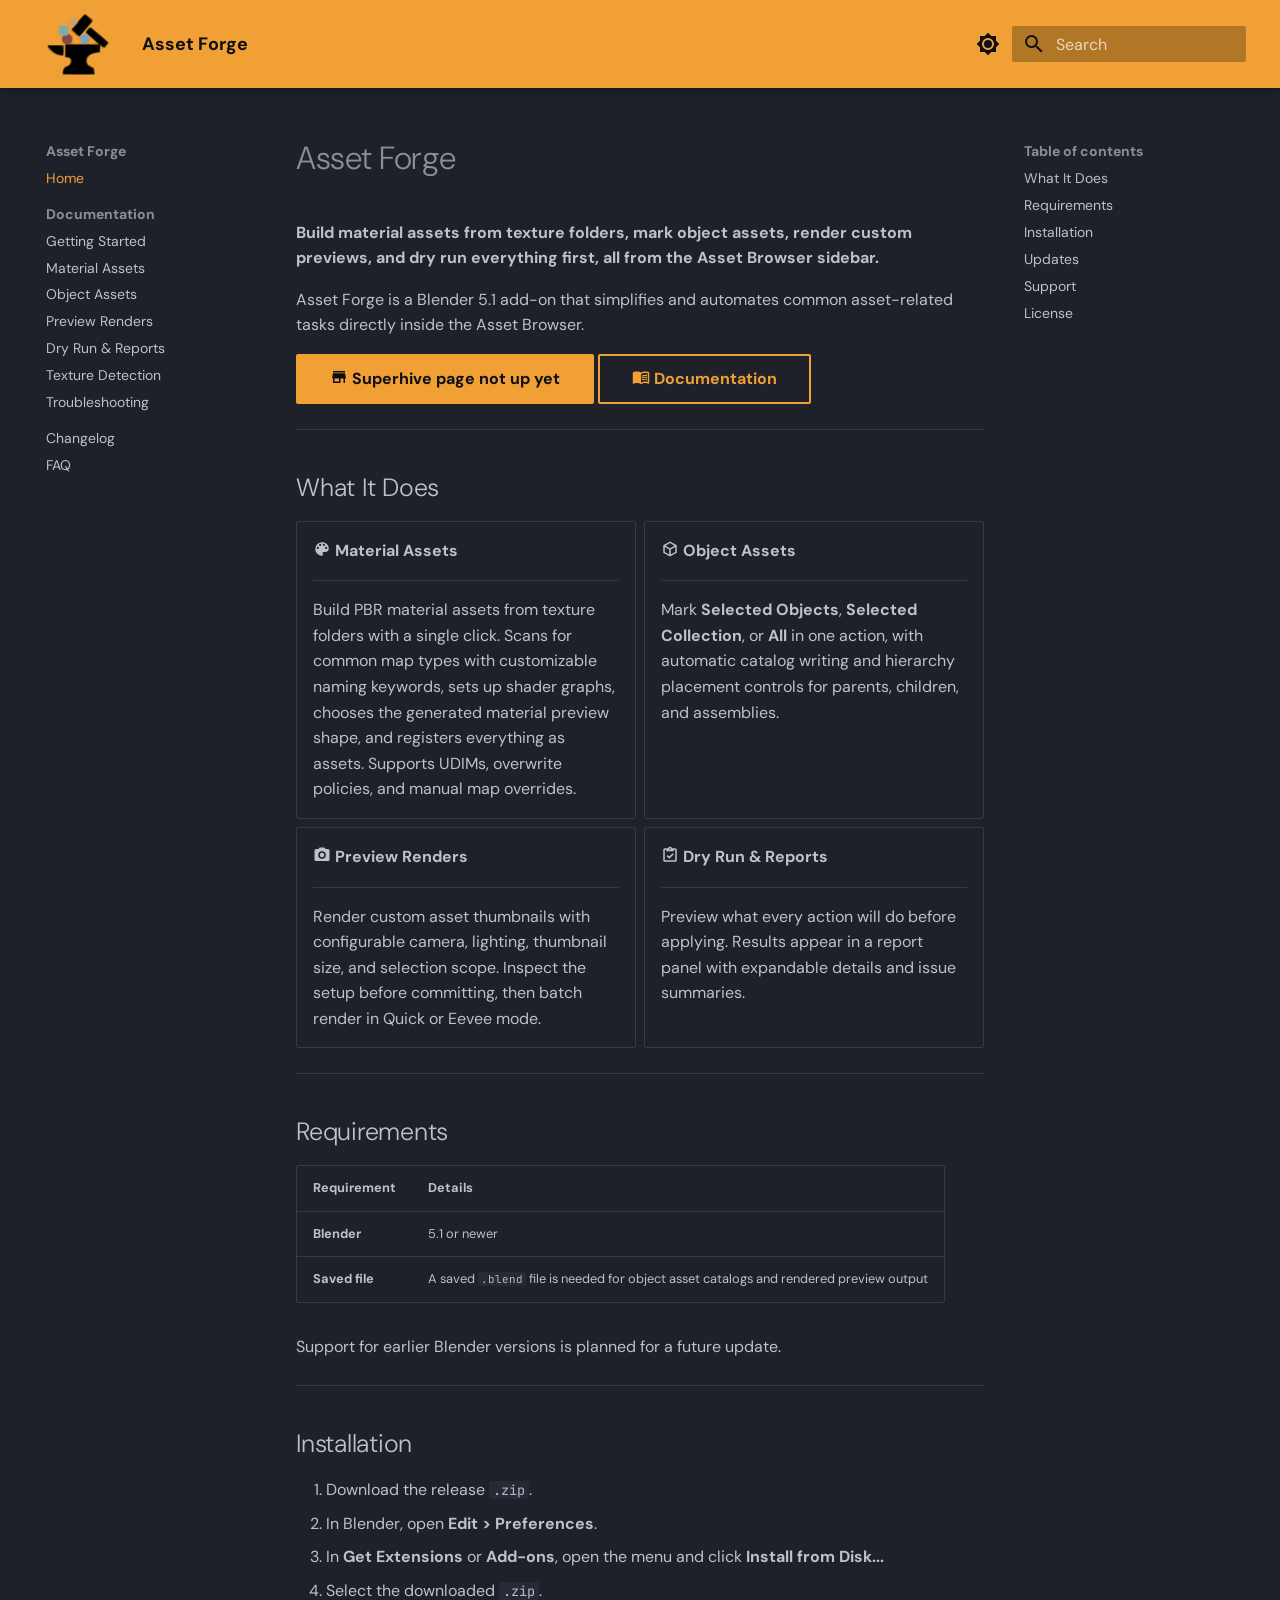
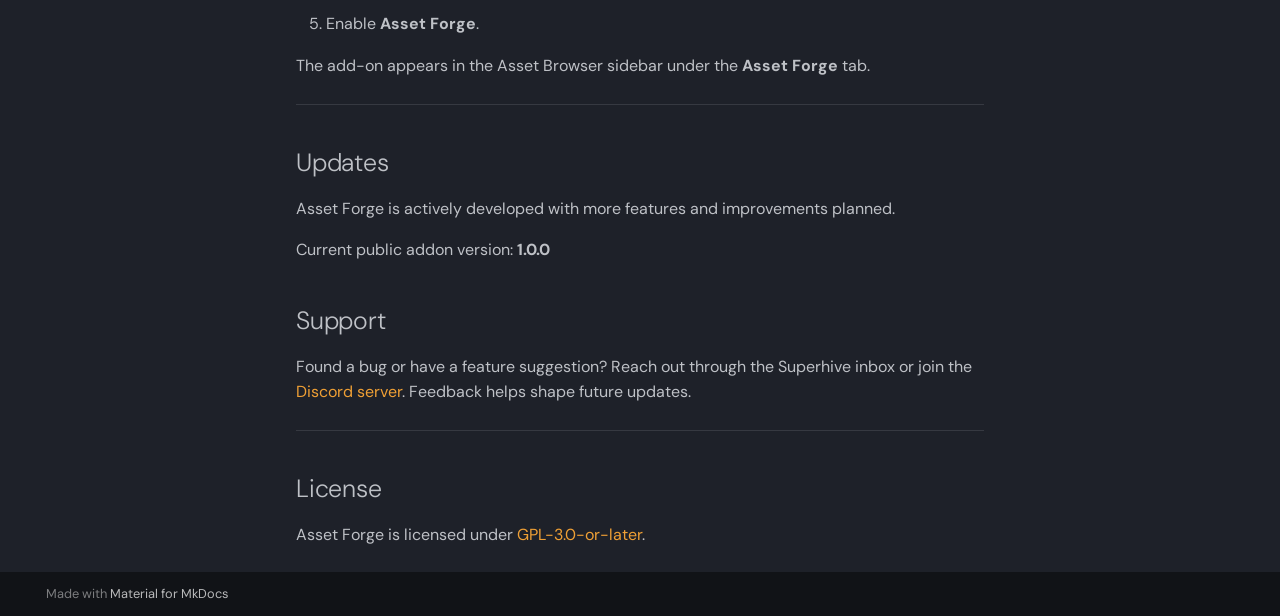
<file: index.html>
<!doctype html>
<html lang="en" class="no-js">
  <head>
    
      <meta charset="utf-8">
      <meta name="viewport" content="width=device-width,initial-scale=1">
      
        <meta name="description" content="Build material assets, object assets, and preview renders from texture folders directly inside Blender's Asset Browser.">
      
      
        <meta name="author" content="StellArc">
      
      
        <link rel="canonical" href="https://stellarcreal.github.io/Asset-Forge-site/">
      
      
      
        <link rel="next" href="documentation/getting-started/">
      
      
        
      
      
      <link rel="icon" href="assets/favicon.png">
      <meta name="generator" content="mkdocs-1.6.1, mkdocs-material-9.7.6">
    
    
      
        <title>Asset Forge</title>
      
    
    
      <link rel="stylesheet" href="assets/stylesheets/main.484c7ddc.min.css">
      
        
        <link rel="stylesheet" href="assets/stylesheets/palette.ab4e12ef.min.css">
      
      


    
    
      
    
    
      
        
        
        <link rel="preconnect" href="https://fonts.gstatic.com" crossorigin>
        <link rel="stylesheet" href="https://fonts.googleapis.com/css?family=DM+Sans:300,300i,400,400i,700,700i%7CJetBrains+Mono:400,400i,700,700i&display=fallback">
        <style>:root{--md-text-font:"DM Sans";--md-code-font:"JetBrains Mono"}</style>
      
    
    
      <link rel="stylesheet" href="stylesheets/extra.css">
    
    <script>__md_scope=new URL(".",location),__md_hash=e=>[...e].reduce(((e,_)=>(e<<5)-e+_.charCodeAt(0)),0),__md_get=(e,_=localStorage,t=__md_scope)=>JSON.parse(_.getItem(t.pathname+"."+e)),__md_set=(e,_,t=localStorage,a=__md_scope)=>{try{t.setItem(a.pathname+"."+e,JSON.stringify(_))}catch(e){}}</script>
    
      

    
    
  </head>
  
  
    
    
      
    
    
    
    
    <body dir="ltr" data-md-color-scheme="slate" data-md-color-primary="custom" data-md-color-accent="amber">
  
    
    <input class="md-toggle" data-md-toggle="drawer" type="checkbox" id="__drawer" autocomplete="off">
    <input class="md-toggle" data-md-toggle="search" type="checkbox" id="__search" autocomplete="off">
    <label class="md-overlay" for="__drawer"></label>
    <div data-md-component="skip">
      
        
        <a href="#asset-forge" class="md-skip">
          Skip to content
        </a>
      
    </div>
    <div data-md-component="announce">
      
    </div>
    
    
      

  

<header class="md-header md-header--shadow" data-md-component="header">
  <nav class="md-header__inner md-grid" aria-label="Header">
    <a href="." title="Asset Forge" class="md-header__button md-logo" aria-label="Asset Forge" data-md-component="logo">
      
  
  <img src="assets/images/favicon.png" alt="Asset Forge logo" style="width:100%;height:100%;object-fit:contain;">

    </a>
    <label class="md-header__button md-icon" for="__drawer">
      
      <svg xmlns="http://www.w3.org/2000/svg" viewBox="0 0 24 24"><path d="M3 6h18v2H3zm0 5h18v2H3zm0 5h18v2H3z"/></svg>
    </label>
    <div class="md-header__title" data-md-component="header-title">
      <div class="md-header__ellipsis">
        <div class="md-header__topic">
          <span class="md-ellipsis">
            Asset Forge
          </span>
        </div>
        <div class="md-header__topic" data-md-component="header-topic">
          <span class="md-ellipsis">
            
              Home
            
          </span>
        </div>
      </div>
    </div>
    
      
        <form class="md-header__option" data-md-component="palette">
  
    
    
    
    <input class="md-option" data-md-color-media="" data-md-color-scheme="slate" data-md-color-primary="custom" data-md-color-accent="amber"  aria-label="Switch to light mode"  type="radio" name="__palette" id="__palette_0">
    
      <label class="md-header__button md-icon" title="Switch to light mode" for="__palette_1" hidden>
        <svg xmlns="http://www.w3.org/2000/svg" viewBox="0 0 24 24"><path d="M12 8a4 4 0 0 0-4 4 4 4 0 0 0 4 4 4 4 0 0 0 4-4 4 4 0 0 0-4-4m0 10a6 6 0 0 1-6-6 6 6 0 0 1 6-6 6 6 0 0 1 6 6 6 6 0 0 1-6 6m8-9.31V4h-4.69L12 .69 8.69 4H4v4.69L.69 12 4 15.31V20h4.69L12 23.31 15.31 20H20v-4.69L23.31 12z"/></svg>
      </label>
    
  
    
    
    
    <input class="md-option" data-md-color-media="" data-md-color-scheme="default" data-md-color-primary="custom" data-md-color-accent="amber"  aria-label="Switch to dark mode"  type="radio" name="__palette" id="__palette_1">
    
      <label class="md-header__button md-icon" title="Switch to dark mode" for="__palette_0" hidden>
        <svg xmlns="http://www.w3.org/2000/svg" viewBox="0 0 24 24"><path d="M12 18c-.89 0-1.74-.2-2.5-.55C11.56 16.5 13 14.42 13 12s-1.44-4.5-3.5-5.45C10.26 6.2 11.11 6 12 6a6 6 0 0 1 6 6 6 6 0 0 1-6 6m8-9.31V4h-4.69L12 .69 8.69 4H4v4.69L.69 12 4 15.31V20h4.69L12 23.31 15.31 20H20v-4.69L23.31 12z"/></svg>
      </label>
    
  
</form>
      
    
    
      <script>var palette=__md_get("__palette");if(palette&&palette.color){if("(prefers-color-scheme)"===palette.color.media){var media=matchMedia("(prefers-color-scheme: light)"),input=document.querySelector(media.matches?"[data-md-color-media='(prefers-color-scheme: light)']":"[data-md-color-media='(prefers-color-scheme: dark)']");palette.color.media=input.getAttribute("data-md-color-media"),palette.color.scheme=input.getAttribute("data-md-color-scheme"),palette.color.primary=input.getAttribute("data-md-color-primary"),palette.color.accent=input.getAttribute("data-md-color-accent")}for(var[key,value]of Object.entries(palette.color))document.body.setAttribute("data-md-color-"+key,value)}</script>
    
    
    
      
      
        <label class="md-header__button md-icon" for="__search">
          
          <svg xmlns="http://www.w3.org/2000/svg" viewBox="0 0 24 24"><path d="M9.5 3A6.5 6.5 0 0 1 16 9.5c0 1.61-.59 3.09-1.56 4.23l.27.27h.79l5 5-1.5 1.5-5-5v-.79l-.27-.27A6.52 6.52 0 0 1 9.5 16 6.5 6.5 0 0 1 3 9.5 6.5 6.5 0 0 1 9.5 3m0 2C7 5 5 7 5 9.5S7 14 9.5 14 14 12 14 9.5 12 5 9.5 5"/></svg>
        </label>
        <div class="md-search" data-md-component="search" role="dialog">
  <label class="md-search__overlay" for="__search"></label>
  <div class="md-search__inner" role="search">
    <form class="md-search__form" name="search">
      <input type="text" class="md-search__input" name="query" aria-label="Search" placeholder="Search" autocapitalize="off" autocorrect="off" autocomplete="off" spellcheck="false" data-md-component="search-query" required>
      <label class="md-search__icon md-icon" for="__search">
        
        <svg xmlns="http://www.w3.org/2000/svg" viewBox="0 0 24 24"><path d="M9.5 3A6.5 6.5 0 0 1 16 9.5c0 1.61-.59 3.09-1.56 4.23l.27.27h.79l5 5-1.5 1.5-5-5v-.79l-.27-.27A6.52 6.52 0 0 1 9.5 16 6.5 6.5 0 0 1 3 9.5 6.5 6.5 0 0 1 9.5 3m0 2C7 5 5 7 5 9.5S7 14 9.5 14 14 12 14 9.5 12 5 9.5 5"/></svg>
        
        <svg xmlns="http://www.w3.org/2000/svg" viewBox="0 0 24 24"><path d="M20 11v2H8l5.5 5.5-1.42 1.42L4.16 12l7.92-7.92L13.5 5.5 8 11z"/></svg>
      </label>
      <nav class="md-search__options" aria-label="Search">
        
        <button type="reset" class="md-search__icon md-icon" title="Clear" aria-label="Clear" tabindex="-1">
          
          <svg xmlns="http://www.w3.org/2000/svg" viewBox="0 0 24 24"><path d="M19 6.41 17.59 5 12 10.59 6.41 5 5 6.41 10.59 12 5 17.59 6.41 19 12 13.41 17.59 19 19 17.59 13.41 12z"/></svg>
        </button>
      </nav>
      
        <div class="md-search__suggest" data-md-component="search-suggest"></div>
      
    </form>
    <div class="md-search__output">
      <div class="md-search__scrollwrap" tabindex="0" data-md-scrollfix>
        <div class="md-search-result" data-md-component="search-result">
          <div class="md-search-result__meta">
            Initializing search
          </div>
          <ol class="md-search-result__list" role="presentation"></ol>
        </div>
      </div>
    </div>
  </div>
</div>
  </nav>
  
</header>
    
    <div class="md-container" data-md-component="container">
      
      
        
          
        
      
      <main class="md-main" data-md-component="main">
        <div class="md-main__inner md-grid">
          
            
              
              <div class="md-sidebar md-sidebar--primary" data-md-component="sidebar" data-md-type="navigation" >
                <div class="md-sidebar__scrollwrap">
                  <div class="md-sidebar__inner">
                    



<nav class="md-nav md-nav--primary" aria-label="Navigation" data-md-level="0">
  <label class="md-nav__title" for="__drawer">
    <a href="." title="Asset Forge" class="md-nav__button md-logo" aria-label="Asset Forge" data-md-component="logo">
      
  
  <img src="assets/images/favicon.png" alt="Asset Forge logo" style="width:100%;height:100%;object-fit:contain;">

    </a>
    Asset Forge
  </label>
  
  <ul class="md-nav__list" data-md-scrollfix>
    
      
      
  
  
    
  
  
  
    <li class="md-nav__item md-nav__item--active">
      
      <input class="md-nav__toggle md-toggle" type="checkbox" id="__toc">
      
      
        
      
      
        <label class="md-nav__link md-nav__link--active" for="__toc">
          
  
  
  <span class="md-ellipsis">
    
  
    Home
  

    
  </span>
  
  

          <span class="md-nav__icon md-icon"></span>
        </label>
      
      <a href="." class="md-nav__link md-nav__link--active">
        
  
  
  <span class="md-ellipsis">
    
  
    Home
  

    
  </span>
  
  

      </a>
      
        

<nav class="md-nav md-nav--secondary" aria-label="Table of contents">
  
  
  
    
  
  
    <label class="md-nav__title" for="__toc">
      <span class="md-nav__icon md-icon"></span>
      Table of contents
    </label>
    <ul class="md-nav__list" data-md-component="toc" data-md-scrollfix>
      
        <li class="md-nav__item">
  <a href="#what-it-does" class="md-nav__link">
    <span class="md-ellipsis">
      
        What It Does
      
    </span>
  </a>
  
</li>
      
        <li class="md-nav__item">
  <a href="#requirements" class="md-nav__link">
    <span class="md-ellipsis">
      
        Requirements
      
    </span>
  </a>
  
</li>
      
        <li class="md-nav__item">
  <a href="#installation" class="md-nav__link">
    <span class="md-ellipsis">
      
        Installation
      
    </span>
  </a>
  
</li>
      
        <li class="md-nav__item">
  <a href="#updates" class="md-nav__link">
    <span class="md-ellipsis">
      
        Updates
      
    </span>
  </a>
  
</li>
      
        <li class="md-nav__item">
  <a href="#support" class="md-nav__link">
    <span class="md-ellipsis">
      
        Support
      
    </span>
  </a>
  
</li>
      
        <li class="md-nav__item">
  <a href="#license" class="md-nav__link">
    <span class="md-ellipsis">
      
        License
      
    </span>
  </a>
  
</li>
      
    </ul>
  
</nav>
      
    </li>
  

    
      
      
  
  
  
  
    
    
    
    
      
        
        
      
    
    
    <li class="md-nav__item md-nav__item--section md-nav__item--nested">
      
        
        
          
        
        <input class="md-nav__toggle md-toggle md-toggle--indeterminate" type="checkbox" id="__nav_2" >
        
          
          <label class="md-nav__link" for="__nav_2" id="__nav_2_label" tabindex="">
            
  
  
  <span class="md-ellipsis">
    
  
    Documentation
  

    
  </span>
  
  

            <span class="md-nav__icon md-icon"></span>
          </label>
        
        <nav class="md-nav" data-md-level="1" aria-labelledby="__nav_2_label" aria-expanded="false">
          <label class="md-nav__title" for="__nav_2">
            <span class="md-nav__icon md-icon"></span>
            
  
    Documentation
  

          </label>
          <ul class="md-nav__list" data-md-scrollfix>
            
              
                
  
  
  
  
    <li class="md-nav__item">
      <a href="documentation/getting-started/" class="md-nav__link">
        
  
  
  <span class="md-ellipsis">
    
  
    Getting Started
  

    
  </span>
  
  

      </a>
    </li>
  

              
            
              
                
  
  
  
  
    <li class="md-nav__item">
      <a href="documentation/material-assets/" class="md-nav__link">
        
  
  
  <span class="md-ellipsis">
    
  
    Material Assets
  

    
  </span>
  
  

      </a>
    </li>
  

              
            
              
                
  
  
  
  
    <li class="md-nav__item">
      <a href="documentation/object-assets/" class="md-nav__link">
        
  
  
  <span class="md-ellipsis">
    
  
    Object Assets
  

    
  </span>
  
  

      </a>
    </li>
  

              
            
              
                
  
  
  
  
    <li class="md-nav__item">
      <a href="documentation/preview-renders/" class="md-nav__link">
        
  
  
  <span class="md-ellipsis">
    
  
    Preview Renders
  

    
  </span>
  
  

      </a>
    </li>
  

              
            
              
                
  
  
  
  
    <li class="md-nav__item">
      <a href="documentation/dry-run/" class="md-nav__link">
        
  
  
  <span class="md-ellipsis">
    
  
    Dry Run & Reports
  

    
  </span>
  
  

      </a>
    </li>
  

              
            
              
                
  
  
  
  
    <li class="md-nav__item">
      <a href="documentation/texture-detection/" class="md-nav__link">
        
  
  
  <span class="md-ellipsis">
    
  
    Texture Detection
  

    
  </span>
  
  

      </a>
    </li>
  

              
            
              
                
  
  
  
  
    <li class="md-nav__item">
      <a href="documentation/troubleshooting/" class="md-nav__link">
        
  
  
  <span class="md-ellipsis">
    
  
    Troubleshooting
  

    
  </span>
  
  

      </a>
    </li>
  

              
            
          </ul>
        </nav>
      
    </li>
  

    
      
      
  
  
  
  
    <li class="md-nav__item">
      <a href="changelog/" class="md-nav__link">
        
  
  
  <span class="md-ellipsis">
    
  
    Changelog
  

    
  </span>
  
  

      </a>
    </li>
  

    
      
      
  
  
  
  
    <li class="md-nav__item">
      <a href="faq/" class="md-nav__link">
        
  
  
  <span class="md-ellipsis">
    
  
    FAQ
  

    
  </span>
  
  

      </a>
    </li>
  

    
  </ul>
</nav>
                  </div>
                </div>
              </div>
            
            
              
              <div class="md-sidebar md-sidebar--secondary" data-md-component="sidebar" data-md-type="toc" >
                <div class="md-sidebar__scrollwrap">
                  <div class="md-sidebar__inner">
                    

<nav class="md-nav md-nav--secondary" aria-label="Table of contents">
  
  
  
    
  
  
    <label class="md-nav__title" for="__toc">
      <span class="md-nav__icon md-icon"></span>
      Table of contents
    </label>
    <ul class="md-nav__list" data-md-component="toc" data-md-scrollfix>
      
        <li class="md-nav__item">
  <a href="#what-it-does" class="md-nav__link">
    <span class="md-ellipsis">
      
        What It Does
      
    </span>
  </a>
  
</li>
      
        <li class="md-nav__item">
  <a href="#requirements" class="md-nav__link">
    <span class="md-ellipsis">
      
        Requirements
      
    </span>
  </a>
  
</li>
      
        <li class="md-nav__item">
  <a href="#installation" class="md-nav__link">
    <span class="md-ellipsis">
      
        Installation
      
    </span>
  </a>
  
</li>
      
        <li class="md-nav__item">
  <a href="#updates" class="md-nav__link">
    <span class="md-ellipsis">
      
        Updates
      
    </span>
  </a>
  
</li>
      
        <li class="md-nav__item">
  <a href="#support" class="md-nav__link">
    <span class="md-ellipsis">
      
        Support
      
    </span>
  </a>
  
</li>
      
        <li class="md-nav__item">
  <a href="#license" class="md-nav__link">
    <span class="md-ellipsis">
      
        License
      
    </span>
  </a>
  
</li>
      
    </ul>
  
</nav>
                  </div>
                </div>
              </div>
            
          
          
            <div class="md-content" data-md-component="content">
              
              <article class="md-content__inner md-typeset">
                
                  


  
  


<h1 id="asset-forge">Asset Forge<a class="headerlink" href="#asset-forge" title="Permanent link">&para;</a></h1>
<p><strong>Build material assets from texture folders, mark object assets, render custom previews, and dry run everything first, all from the Asset Browser sidebar.</strong></p>
<p>Asset Forge is a Blender 5.1 add-on that simplifies and automates common asset-related tasks directly inside the Asset Browser.</p>
<p><a class="md-button md-button--primary" href="#"><span class="twemoji"><svg xmlns="http://www.w3.org/2000/svg" viewBox="0 0 24 24"><path d="M12 18H6v-4h6m9 0v-2l-1-5H4l-1 5v2h1v6h10v-6h4v6h2v-6m0-10H4v2h16z"/></svg></span> Superhive page not up yet</a>
<a class="md-button" href="documentation/getting-started/"><span class="twemoji"><svg xmlns="http://www.w3.org/2000/svg" viewBox="0 0 24 24"><path d="M12 21.5c-1.35-.85-3.8-1.5-5.5-1.5-1.65 0-3.35.3-4.75 1.05-.1.05-.15.05-.25.05-.25 0-.5-.25-.5-.5V6c.6-.45 1.25-.75 2-1 1.11-.35 2.33-.5 3.5-.5 1.95 0 4.05.4 5.5 1.5 1.45-1.1 3.55-1.5 5.5-1.5 1.17 0 2.39.15 3.5.5.75.25 1.4.55 2 1v14.6c0 .25-.25.5-.5.5-.1 0-.15 0-.25-.05-1.4-.75-3.1-1.05-4.75-1.05-1.7 0-4.15.65-5.5 1.5M12 8v11.5c1.35-.85 3.8-1.5 5.5-1.5 1.2 0 2.4.15 3.5.5V7c-1.1-.35-2.3-.5-3.5-.5-1.7 0-4.15.65-5.5 1.5m1 3.5c1.11-.68 2.6-1 4.5-1 .91 0 1.76.09 2.5.28V9.23c-.87-.15-1.71-.23-2.5-.23q-2.655 0-4.5.84zm4.5.17c-1.71 0-3.21.26-4.5.79v1.69c1.11-.65 2.6-.99 4.5-.99 1.04 0 1.88.08 2.5.24v-1.5c-.87-.16-1.71-.23-2.5-.23m2.5 2.9c-.87-.16-1.71-.24-2.5-.24-1.83 0-3.33.27-4.5.8v1.69c1.11-.66 2.6-.99 4.5-.99 1.04 0 1.88.08 2.5.24z"/></svg></span> Documentation</a></p>
<hr />
<h2 id="what-it-does">What It Does<a class="headerlink" href="#what-it-does" title="Permanent link">&para;</a></h2>
<div class="grid cards">
<ul>
<li>
<p><span class="twemoji"><svg xmlns="http://www.w3.org/2000/svg" viewBox="0 0 24 24"><path d="M17.5 12a1.5 1.5 0 0 1-1.5-1.5A1.5 1.5 0 0 1 17.5 9a1.5 1.5 0 0 1 1.5 1.5 1.5 1.5 0 0 1-1.5 1.5m-3-4A1.5 1.5 0 0 1 13 6.5 1.5 1.5 0 0 1 14.5 5 1.5 1.5 0 0 1 16 6.5 1.5 1.5 0 0 1 14.5 8m-5 0A1.5 1.5 0 0 1 8 6.5 1.5 1.5 0 0 1 9.5 5 1.5 1.5 0 0 1 11 6.5 1.5 1.5 0 0 1 9.5 8m-3 4A1.5 1.5 0 0 1 5 10.5 1.5 1.5 0 0 1 6.5 9 1.5 1.5 0 0 1 8 10.5 1.5 1.5 0 0 1 6.5 12M12 3a9 9 0 0 0-9 9 9 9 0 0 0 9 9 1.5 1.5 0 0 0 1.5-1.5c0-.39-.15-.74-.39-1-.23-.27-.38-.62-.38-1a1.5 1.5 0 0 1 1.5-1.5H16a5 5 0 0 0 5-5c0-4.42-4.03-8-9-8"/></svg></span> <strong>Material Assets</strong></p>
<hr />
<p>Build PBR material assets from texture folders with a single click. Scans for common map types with customizable naming keywords, sets up shader graphs, chooses the generated material preview shape, and registers everything as assets. Supports UDIMs, overwrite policies, and manual map overrides.</p>
</li>
<li>
<p><span class="twemoji"><svg xmlns="http://www.w3.org/2000/svg" viewBox="0 0 24 24"><path d="M21 16.5c0 .38-.21.71-.53.88l-7.9 4.44c-.16.12-.36.18-.57.18s-.41-.06-.57-.18l-7.9-4.44A.99.99 0 0 1 3 16.5v-9c0-.38.21-.71.53-.88l7.9-4.44c.16-.12.36-.18.57-.18s.41.06.57.18l7.9 4.44c.32.17.53.5.53.88zM12 4.15 6.04 7.5 12 10.85l5.96-3.35zM5 15.91l6 3.38v-6.71L5 9.21zm14 0v-6.7l-6 3.37v6.71z"/></svg></span> <strong>Object Assets</strong></p>
<hr />
<p>Mark <strong>Selected Objects</strong>, <strong>Selected Collection</strong>, or <strong>All</strong> in one action, with automatic catalog writing and hierarchy placement controls for parents, children, and assemblies.</p>
</li>
<li>
<p><span class="twemoji"><svg xmlns="http://www.w3.org/2000/svg" viewBox="0 0 24 24"><path d="M4 4h3l2-2h6l2 2h3a2 2 0 0 1 2 2v12a2 2 0 0 1-2 2H4a2 2 0 0 1-2-2V6a2 2 0 0 1 2-2m8 3a5 5 0 0 0-5 5 5 5 0 0 0 5 5 5 5 0 0 0 5-5 5 5 0 0 0-5-5m0 2a3 3 0 0 1 3 3 3 3 0 0 1-3 3 3 3 0 0 1-3-3 3 3 0 0 1 3-3"/></svg></span> <strong>Preview Renders</strong></p>
<hr />
<p>Render custom asset thumbnails with configurable camera, lighting, thumbnail size, and selection scope. Inspect the setup before committing, then batch render in Quick or Eevee mode.</p>
</li>
<li>
<p><span class="twemoji"><svg xmlns="http://www.w3.org/2000/svg" viewBox="0 0 24 24"><path d="M19 3h-4.18C14.4 1.84 13.3 1 12 1s-2.4.84-2.82 2H5a2 2 0 0 0-2 2v14a2 2 0 0 0 2 2h14a2 2 0 0 0 2-2V5a2 2 0 0 0-2-2m-7 0a1 1 0 0 1 1 1 1 1 0 0 1-1 1 1 1 0 0 1-1-1 1 1 0 0 1 1-1M7 7h10V5h2v14H5V5h2zm.5 6.5L9 12l2 2 4.5-4.5L17 11l-6 6z"/></svg></span> <strong>Dry Run &amp; Reports</strong></p>
<hr />
<p>Preview what every action will do before applying. Results appear in a report panel with expandable details and issue summaries.</p>
</li>
</ul>
</div>
<hr />
<h2 id="requirements">Requirements<a class="headerlink" href="#requirements" title="Permanent link">&para;</a></h2>
<table>
<thead>
<tr>
<th>Requirement</th>
<th>Details</th>
</tr>
</thead>
<tbody>
<tr>
<td><strong>Blender</strong></td>
<td>5.1 or newer</td>
</tr>
<tr>
<td><strong>Saved file</strong></td>
<td>A saved <code>.blend</code> file is needed for object asset catalogs and rendered preview output</td>
</tr>
</tbody>
</table>
<p>Support for earlier Blender versions is planned for a future update.</p>
<hr />
<h2 id="installation">Installation<a class="headerlink" href="#installation" title="Permanent link">&para;</a></h2>
<ol>
<li>Download the release <code>.zip</code>.</li>
<li>In Blender, open <strong>Edit &gt; Preferences</strong>.</li>
<li>In <strong>Get Extensions</strong> or <strong>Add-ons</strong>, open the menu and click <strong>Install from Disk...</strong></li>
<li>Select the downloaded <code>.zip</code>.</li>
<li>Enable <strong>Asset Forge</strong>.</li>
</ol>
<p>The add-on appears in the Asset Browser sidebar under the <strong>Asset Forge</strong> tab.</p>
<hr />
<h2 id="updates">Updates<a class="headerlink" href="#updates" title="Permanent link">&para;</a></h2>
<p>Asset Forge is actively developed with more features and improvements planned.</p>
<p>Current public addon version: <strong>1.0.0</strong></p>
<h2 id="support">Support<a class="headerlink" href="#support" title="Permanent link">&para;</a></h2>
<p>Found a bug or have a feature suggestion? Reach out through the Superhive inbox or join the <a href="https://discord.gg/7FGRVAbJkE">Discord server</a>. Feedback helps shape future updates.</p>
<hr />
<h2 id="license">License<a class="headerlink" href="#license" title="Permanent link">&para;</a></h2>
<p>Asset Forge is licensed under <a href="https://www.gnu.org/licenses/gpl-3.0.html">GPL-3.0-or-later</a>.</p>












                
              </article>
            </div>
          
          
<script>var target=document.getElementById(location.hash.slice(1));target&&target.name&&(target.checked=target.name.startsWith("__tabbed_"))</script>
        </div>
        
          <button type="button" class="md-top md-icon" data-md-component="top" hidden>
  
  <svg xmlns="http://www.w3.org/2000/svg" viewBox="0 0 24 24"><path d="M13 20h-2V8l-5.5 5.5-1.42-1.42L12 4.16l7.92 7.92-1.42 1.42L13 8z"/></svg>
  Back to top
</button>
        
      </main>
      
        <footer class="md-footer">
  
  <div class="md-footer-meta md-typeset">
    <div class="md-footer-meta__inner md-grid">
      <div class="md-copyright">
  
  
    Made with
    <a href="https://squidfunk.github.io/mkdocs-material/" target="_blank" rel="noopener">
      Material for MkDocs
    </a>
  
</div>
    </div>
  </div>
</footer>
      
    </div>
    <div class="md-dialog" data-md-component="dialog">
      <div class="md-dialog__inner md-typeset"></div>
    </div>
    
    
    
      
      
      <script id="__config" type="application/json">{"annotate": null, "base": ".", "features": ["navigation.sections", "navigation.expand", "navigation.top", "search.suggest", "search.highlight", "content.code.copy", "toc.follow"], "search": "assets/javascripts/workers/search.2c215733.min.js", "tags": null, "translations": {"clipboard.copied": "Copied to clipboard", "clipboard.copy": "Copy to clipboard", "search.result.more.one": "1 more on this page", "search.result.more.other": "# more on this page", "search.result.none": "No matching documents", "search.result.one": "1 matching document", "search.result.other": "# matching documents", "search.result.placeholder": "Type to start searching", "search.result.term.missing": "Missing", "select.version": "Select version"}, "version": null}</script>
    
    
      <script src="assets/javascripts/bundle.79ae519e.min.js"></script>
      
    
  </body>
</html>
</file>
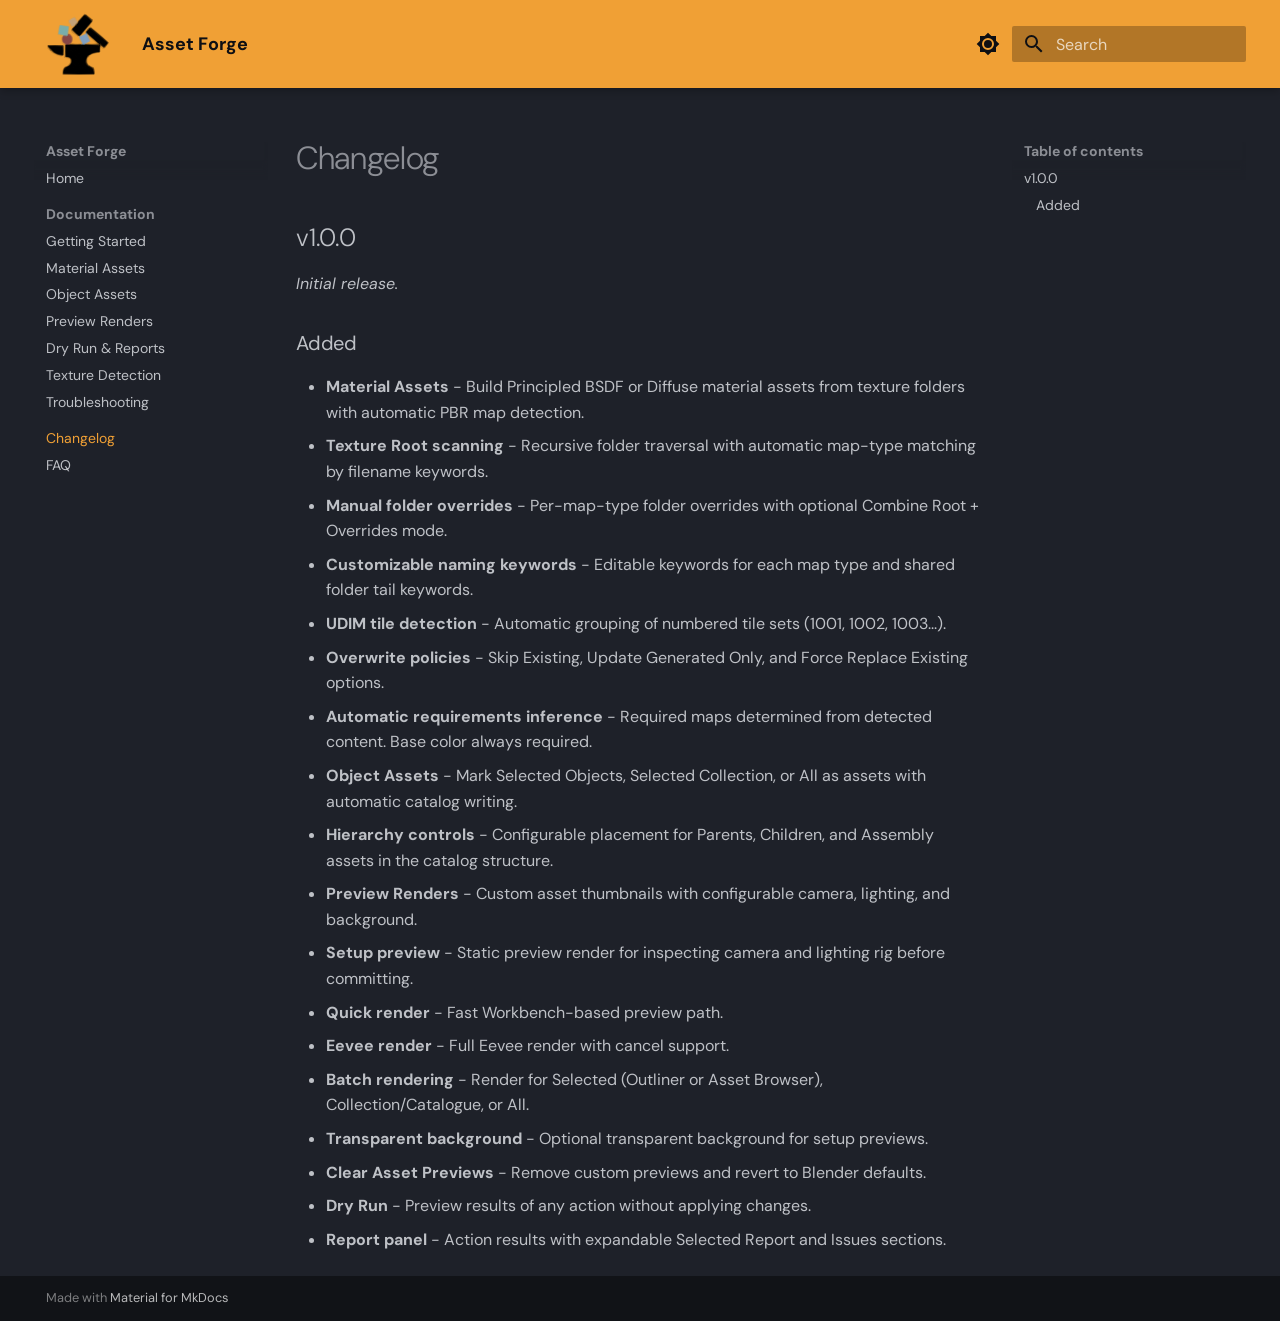
<file: changelog/index.html>
<!doctype html>
<html lang="en" class="no-js">
  <head>
    
      <meta charset="utf-8">
      <meta name="viewport" content="width=device-width,initial-scale=1">
      
        <meta name="description" content="Build material assets, object assets, and preview renders from texture folders directly inside Blender's Asset Browser.">
      
      
        <meta name="author" content="StellArc">
      
      
        <link rel="canonical" href="https://stellarcreal.github.io/Asset-Forge-site/changelog/">
      
      
        <link rel="prev" href="../documentation/troubleshooting/">
      
      
        <link rel="next" href="../faq/">
      
      
        
      
      
      <link rel="icon" href="../assets/favicon.png">
      <meta name="generator" content="mkdocs-1.6.1, mkdocs-material-9.7.6">
    
    
      
        <title>Changelog - Asset Forge</title>
      
    
    
      <link rel="stylesheet" href="../assets/stylesheets/main.484c7ddc.min.css">
      
        
        <link rel="stylesheet" href="../assets/stylesheets/palette.ab4e12ef.min.css">
      
      


    
    
      
    
    
      
        
        
        <link rel="preconnect" href="https://fonts.gstatic.com" crossorigin>
        <link rel="stylesheet" href="https://fonts.googleapis.com/css?family=DM+Sans:300,300i,400,400i,700,700i%7CJetBrains+Mono:400,400i,700,700i&display=fallback">
        <style>:root{--md-text-font:"DM Sans";--md-code-font:"JetBrains Mono"}</style>
      
    
    
      <link rel="stylesheet" href="../stylesheets/extra.css">
    
    <script>__md_scope=new URL("..",location),__md_hash=e=>[...e].reduce(((e,_)=>(e<<5)-e+_.charCodeAt(0)),0),__md_get=(e,_=localStorage,t=__md_scope)=>JSON.parse(_.getItem(t.pathname+"."+e)),__md_set=(e,_,t=localStorage,a=__md_scope)=>{try{t.setItem(a.pathname+"."+e,JSON.stringify(_))}catch(e){}}</script>
    
      

    
    
  </head>
  
  
    
    
      
    
    
    
    
    <body dir="ltr" data-md-color-scheme="slate" data-md-color-primary="custom" data-md-color-accent="amber">
  
    
    <input class="md-toggle" data-md-toggle="drawer" type="checkbox" id="__drawer" autocomplete="off">
    <input class="md-toggle" data-md-toggle="search" type="checkbox" id="__search" autocomplete="off">
    <label class="md-overlay" for="__drawer"></label>
    <div data-md-component="skip">
      
        
        <a href="#changelog" class="md-skip">
          Skip to content
        </a>
      
    </div>
    <div data-md-component="announce">
      
    </div>
    
    
      

  

<header class="md-header md-header--shadow" data-md-component="header">
  <nav class="md-header__inner md-grid" aria-label="Header">
    <a href=".." title="Asset Forge" class="md-header__button md-logo" aria-label="Asset Forge" data-md-component="logo">
      
  
  <img src="../assets/images/favicon.png" alt="Asset Forge logo" style="width:100%;height:100%;object-fit:contain;">

    </a>
    <label class="md-header__button md-icon" for="__drawer">
      
      <svg xmlns="http://www.w3.org/2000/svg" viewBox="0 0 24 24"><path d="M3 6h18v2H3zm0 5h18v2H3zm0 5h18v2H3z"/></svg>
    </label>
    <div class="md-header__title" data-md-component="header-title">
      <div class="md-header__ellipsis">
        <div class="md-header__topic">
          <span class="md-ellipsis">
            Asset Forge
          </span>
        </div>
        <div class="md-header__topic" data-md-component="header-topic">
          <span class="md-ellipsis">
            
              Changelog
            
          </span>
        </div>
      </div>
    </div>
    
      
        <form class="md-header__option" data-md-component="palette">
  
    
    
    
    <input class="md-option" data-md-color-media="" data-md-color-scheme="slate" data-md-color-primary="custom" data-md-color-accent="amber"  aria-label="Switch to light mode"  type="radio" name="__palette" id="__palette_0">
    
      <label class="md-header__button md-icon" title="Switch to light mode" for="__palette_1" hidden>
        <svg xmlns="http://www.w3.org/2000/svg" viewBox="0 0 24 24"><path d="M12 8a4 4 0 0 0-4 4 4 4 0 0 0 4 4 4 4 0 0 0 4-4 4 4 0 0 0-4-4m0 10a6 6 0 0 1-6-6 6 6 0 0 1 6-6 6 6 0 0 1 6 6 6 6 0 0 1-6 6m8-9.31V4h-4.69L12 .69 8.69 4H4v4.69L.69 12 4 15.31V20h4.69L12 23.31 15.31 20H20v-4.69L23.31 12z"/></svg>
      </label>
    
  
    
    
    
    <input class="md-option" data-md-color-media="" data-md-color-scheme="default" data-md-color-primary="custom" data-md-color-accent="amber"  aria-label="Switch to dark mode"  type="radio" name="__palette" id="__palette_1">
    
      <label class="md-header__button md-icon" title="Switch to dark mode" for="__palette_0" hidden>
        <svg xmlns="http://www.w3.org/2000/svg" viewBox="0 0 24 24"><path d="M12 18c-.89 0-1.74-.2-2.5-.55C11.56 16.5 13 14.42 13 12s-1.44-4.5-3.5-5.45C10.26 6.2 11.11 6 12 6a6 6 0 0 1 6 6 6 6 0 0 1-6 6m8-9.31V4h-4.69L12 .69 8.69 4H4v4.69L.69 12 4 15.31V20h4.69L12 23.31 15.31 20H20v-4.69L23.31 12z"/></svg>
      </label>
    
  
</form>
      
    
    
      <script>var palette=__md_get("__palette");if(palette&&palette.color){if("(prefers-color-scheme)"===palette.color.media){var media=matchMedia("(prefers-color-scheme: light)"),input=document.querySelector(media.matches?"[data-md-color-media='(prefers-color-scheme: light)']":"[data-md-color-media='(prefers-color-scheme: dark)']");palette.color.media=input.getAttribute("data-md-color-media"),palette.color.scheme=input.getAttribute("data-md-color-scheme"),palette.color.primary=input.getAttribute("data-md-color-primary"),palette.color.accent=input.getAttribute("data-md-color-accent")}for(var[key,value]of Object.entries(palette.color))document.body.setAttribute("data-md-color-"+key,value)}</script>
    
    
    
      
      
        <label class="md-header__button md-icon" for="__search">
          
          <svg xmlns="http://www.w3.org/2000/svg" viewBox="0 0 24 24"><path d="M9.5 3A6.5 6.5 0 0 1 16 9.5c0 1.61-.59 3.09-1.56 4.23l.27.27h.79l5 5-1.5 1.5-5-5v-.79l-.27-.27A6.52 6.52 0 0 1 9.5 16 6.5 6.5 0 0 1 3 9.5 6.5 6.5 0 0 1 9.5 3m0 2C7 5 5 7 5 9.5S7 14 9.5 14 14 12 14 9.5 12 5 9.5 5"/></svg>
        </label>
        <div class="md-search" data-md-component="search" role="dialog">
  <label class="md-search__overlay" for="__search"></label>
  <div class="md-search__inner" role="search">
    <form class="md-search__form" name="search">
      <input type="text" class="md-search__input" name="query" aria-label="Search" placeholder="Search" autocapitalize="off" autocorrect="off" autocomplete="off" spellcheck="false" data-md-component="search-query" required>
      <label class="md-search__icon md-icon" for="__search">
        
        <svg xmlns="http://www.w3.org/2000/svg" viewBox="0 0 24 24"><path d="M9.5 3A6.5 6.5 0 0 1 16 9.5c0 1.61-.59 3.09-1.56 4.23l.27.27h.79l5 5-1.5 1.5-5-5v-.79l-.27-.27A6.52 6.52 0 0 1 9.5 16 6.5 6.5 0 0 1 3 9.5 6.5 6.5 0 0 1 9.5 3m0 2C7 5 5 7 5 9.5S7 14 9.5 14 14 12 14 9.5 12 5 9.5 5"/></svg>
        
        <svg xmlns="http://www.w3.org/2000/svg" viewBox="0 0 24 24"><path d="M20 11v2H8l5.5 5.5-1.42 1.42L4.16 12l7.92-7.92L13.5 5.5 8 11z"/></svg>
      </label>
      <nav class="md-search__options" aria-label="Search">
        
        <button type="reset" class="md-search__icon md-icon" title="Clear" aria-label="Clear" tabindex="-1">
          
          <svg xmlns="http://www.w3.org/2000/svg" viewBox="0 0 24 24"><path d="M19 6.41 17.59 5 12 10.59 6.41 5 5 6.41 10.59 12 5 17.59 6.41 19 12 13.41 17.59 19 19 17.59 13.41 12z"/></svg>
        </button>
      </nav>
      
        <div class="md-search__suggest" data-md-component="search-suggest"></div>
      
    </form>
    <div class="md-search__output">
      <div class="md-search__scrollwrap" tabindex="0" data-md-scrollfix>
        <div class="md-search-result" data-md-component="search-result">
          <div class="md-search-result__meta">
            Initializing search
          </div>
          <ol class="md-search-result__list" role="presentation"></ol>
        </div>
      </div>
    </div>
  </div>
</div>
  </nav>
  
</header>
    
    <div class="md-container" data-md-component="container">
      
      
        
          
        
      
      <main class="md-main" data-md-component="main">
        <div class="md-main__inner md-grid">
          
            
              
              <div class="md-sidebar md-sidebar--primary" data-md-component="sidebar" data-md-type="navigation" >
                <div class="md-sidebar__scrollwrap">
                  <div class="md-sidebar__inner">
                    



<nav class="md-nav md-nav--primary" aria-label="Navigation" data-md-level="0">
  <label class="md-nav__title" for="__drawer">
    <a href=".." title="Asset Forge" class="md-nav__button md-logo" aria-label="Asset Forge" data-md-component="logo">
      
  
  <img src="../assets/images/favicon.png" alt="Asset Forge logo" style="width:100%;height:100%;object-fit:contain;">

    </a>
    Asset Forge
  </label>
  
  <ul class="md-nav__list" data-md-scrollfix>
    
      
      
  
  
  
  
    <li class="md-nav__item">
      <a href=".." class="md-nav__link">
        
  
  
  <span class="md-ellipsis">
    
  
    Home
  

    
  </span>
  
  

      </a>
    </li>
  

    
      
      
  
  
  
  
    
    
    
    
      
        
        
      
    
    
    <li class="md-nav__item md-nav__item--section md-nav__item--nested">
      
        
        
          
        
        <input class="md-nav__toggle md-toggle md-toggle--indeterminate" type="checkbox" id="__nav_2" >
        
          
          <label class="md-nav__link" for="__nav_2" id="__nav_2_label" tabindex="">
            
  
  
  <span class="md-ellipsis">
    
  
    Documentation
  

    
  </span>
  
  

            <span class="md-nav__icon md-icon"></span>
          </label>
        
        <nav class="md-nav" data-md-level="1" aria-labelledby="__nav_2_label" aria-expanded="false">
          <label class="md-nav__title" for="__nav_2">
            <span class="md-nav__icon md-icon"></span>
            
  
    Documentation
  

          </label>
          <ul class="md-nav__list" data-md-scrollfix>
            
              
                
  
  
  
  
    <li class="md-nav__item">
      <a href="../documentation/getting-started/" class="md-nav__link">
        
  
  
  <span class="md-ellipsis">
    
  
    Getting Started
  

    
  </span>
  
  

      </a>
    </li>
  

              
            
              
                
  
  
  
  
    <li class="md-nav__item">
      <a href="../documentation/material-assets/" class="md-nav__link">
        
  
  
  <span class="md-ellipsis">
    
  
    Material Assets
  

    
  </span>
  
  

      </a>
    </li>
  

              
            
              
                
  
  
  
  
    <li class="md-nav__item">
      <a href="../documentation/object-assets/" class="md-nav__link">
        
  
  
  <span class="md-ellipsis">
    
  
    Object Assets
  

    
  </span>
  
  

      </a>
    </li>
  

              
            
              
                
  
  
  
  
    <li class="md-nav__item">
      <a href="../documentation/preview-renders/" class="md-nav__link">
        
  
  
  <span class="md-ellipsis">
    
  
    Preview Renders
  

    
  </span>
  
  

      </a>
    </li>
  

              
            
              
                
  
  
  
  
    <li class="md-nav__item">
      <a href="../documentation/dry-run/" class="md-nav__link">
        
  
  
  <span class="md-ellipsis">
    
  
    Dry Run & Reports
  

    
  </span>
  
  

      </a>
    </li>
  

              
            
              
                
  
  
  
  
    <li class="md-nav__item">
      <a href="../documentation/texture-detection/" class="md-nav__link">
        
  
  
  <span class="md-ellipsis">
    
  
    Texture Detection
  

    
  </span>
  
  

      </a>
    </li>
  

              
            
              
                
  
  
  
  
    <li class="md-nav__item">
      <a href="../documentation/troubleshooting/" class="md-nav__link">
        
  
  
  <span class="md-ellipsis">
    
  
    Troubleshooting
  

    
  </span>
  
  

      </a>
    </li>
  

              
            
          </ul>
        </nav>
      
    </li>
  

    
      
      
  
  
    
  
  
  
    <li class="md-nav__item md-nav__item--active">
      
      <input class="md-nav__toggle md-toggle" type="checkbox" id="__toc">
      
      
        
      
      
        <label class="md-nav__link md-nav__link--active" for="__toc">
          
  
  
  <span class="md-ellipsis">
    
  
    Changelog
  

    
  </span>
  
  

          <span class="md-nav__icon md-icon"></span>
        </label>
      
      <a href="./" class="md-nav__link md-nav__link--active">
        
  
  
  <span class="md-ellipsis">
    
  
    Changelog
  

    
  </span>
  
  

      </a>
      
        

<nav class="md-nav md-nav--secondary" aria-label="Table of contents">
  
  
  
    
  
  
    <label class="md-nav__title" for="__toc">
      <span class="md-nav__icon md-icon"></span>
      Table of contents
    </label>
    <ul class="md-nav__list" data-md-component="toc" data-md-scrollfix>
      
        <li class="md-nav__item">
  <a href="#v100" class="md-nav__link">
    <span class="md-ellipsis">
      
        v1.0.0
      
    </span>
  </a>
  
    <nav class="md-nav" aria-label="v1.0.0">
      <ul class="md-nav__list">
        
          <li class="md-nav__item">
  <a href="#added" class="md-nav__link">
    <span class="md-ellipsis">
      
        Added
      
    </span>
  </a>
  
</li>
        
      </ul>
    </nav>
  
</li>
      
    </ul>
  
</nav>
      
    </li>
  

    
      
      
  
  
  
  
    <li class="md-nav__item">
      <a href="../faq/" class="md-nav__link">
        
  
  
  <span class="md-ellipsis">
    
  
    FAQ
  

    
  </span>
  
  

      </a>
    </li>
  

    
  </ul>
</nav>
                  </div>
                </div>
              </div>
            
            
              
              <div class="md-sidebar md-sidebar--secondary" data-md-component="sidebar" data-md-type="toc" >
                <div class="md-sidebar__scrollwrap">
                  <div class="md-sidebar__inner">
                    

<nav class="md-nav md-nav--secondary" aria-label="Table of contents">
  
  
  
    
  
  
    <label class="md-nav__title" for="__toc">
      <span class="md-nav__icon md-icon"></span>
      Table of contents
    </label>
    <ul class="md-nav__list" data-md-component="toc" data-md-scrollfix>
      
        <li class="md-nav__item">
  <a href="#v100" class="md-nav__link">
    <span class="md-ellipsis">
      
        v1.0.0
      
    </span>
  </a>
  
    <nav class="md-nav" aria-label="v1.0.0">
      <ul class="md-nav__list">
        
          <li class="md-nav__item">
  <a href="#added" class="md-nav__link">
    <span class="md-ellipsis">
      
        Added
      
    </span>
  </a>
  
</li>
        
      </ul>
    </nav>
  
</li>
      
    </ul>
  
</nav>
                  </div>
                </div>
              </div>
            
          
          
            <div class="md-content" data-md-component="content">
              
              <article class="md-content__inner md-typeset">
                
                  


  
  


<h1 id="changelog">Changelog<a class="headerlink" href="#changelog" title="Permanent link">&para;</a></h1>
<h2 id="v100">v1.0.0<a class="headerlink" href="#v100" title="Permanent link">&para;</a></h2>
<p><em>Initial release.</em></p>
<h3 id="added">Added<a class="headerlink" href="#added" title="Permanent link">&para;</a></h3>
<ul>
<li><strong>Material Assets</strong> - Build Principled BSDF or Diffuse material assets from texture folders with automatic PBR map detection.</li>
<li><strong>Texture Root scanning</strong> - Recursive folder traversal with automatic map-type matching by filename keywords.</li>
<li><strong>Manual folder overrides</strong> - Per-map-type folder overrides with optional Combine Root + Overrides mode.</li>
<li><strong>Customizable naming keywords</strong> - Editable keywords for each map type and shared folder tail keywords.</li>
<li><strong>UDIM tile detection</strong> - Automatic grouping of numbered tile sets (1001, 1002, 1003...).</li>
<li><strong>Overwrite policies</strong> - Skip Existing, Update Generated Only, and Force Replace Existing options.</li>
<li><strong>Automatic requirements inference</strong> - Required maps determined from detected content. Base color always required.</li>
<li><strong>Object Assets</strong> - Mark Selected Objects, Selected Collection, or All as assets with automatic catalog writing.</li>
<li><strong>Hierarchy controls</strong> - Configurable placement for Parents, Children, and Assembly assets in the catalog structure.</li>
<li><strong>Preview Renders</strong> - Custom asset thumbnails with configurable camera, lighting, and background.</li>
<li><strong>Setup preview</strong> - Static preview render for inspecting camera and lighting rig before committing.</li>
<li><strong>Quick render</strong> - Fast Workbench-based preview path.</li>
<li><strong>Eevee render</strong> - Full Eevee render with cancel support.</li>
<li><strong>Batch rendering</strong> - Render for Selected (Outliner or Asset Browser), Collection/Catalogue, or All.</li>
<li><strong>Transparent background</strong> - Optional transparent background for setup previews.</li>
<li><strong>Clear Asset Previews</strong> - Remove custom previews and revert to Blender defaults.</li>
<li><strong>Dry Run</strong> - Preview results of any action without applying changes.</li>
<li><strong>Report panel</strong> - Action results with expandable Selected Report and Issues sections.</li>
</ul>












                
              </article>
            </div>
          
          
<script>var target=document.getElementById(location.hash.slice(1));target&&target.name&&(target.checked=target.name.startsWith("__tabbed_"))</script>
        </div>
        
          <button type="button" class="md-top md-icon" data-md-component="top" hidden>
  
  <svg xmlns="http://www.w3.org/2000/svg" viewBox="0 0 24 24"><path d="M13 20h-2V8l-5.5 5.5-1.42-1.42L12 4.16l7.92 7.92-1.42 1.42L13 8z"/></svg>
  Back to top
</button>
        
      </main>
      
        <footer class="md-footer">
  
  <div class="md-footer-meta md-typeset">
    <div class="md-footer-meta__inner md-grid">
      <div class="md-copyright">
  
  
    Made with
    <a href="https://squidfunk.github.io/mkdocs-material/" target="_blank" rel="noopener">
      Material for MkDocs
    </a>
  
</div>
    </div>
  </div>
</footer>
      
    </div>
    <div class="md-dialog" data-md-component="dialog">
      <div class="md-dialog__inner md-typeset"></div>
    </div>
    
    
    
      
      
      <script id="__config" type="application/json">{"annotate": null, "base": "..", "features": ["navigation.sections", "navigation.expand", "navigation.top", "search.suggest", "search.highlight", "content.code.copy", "toc.follow"], "search": "../assets/javascripts/workers/search.2c215733.min.js", "tags": null, "translations": {"clipboard.copied": "Copied to clipboard", "clipboard.copy": "Copy to clipboard", "search.result.more.one": "1 more on this page", "search.result.more.other": "# more on this page", "search.result.none": "No matching documents", "search.result.one": "1 matching document", "search.result.other": "# matching documents", "search.result.placeholder": "Type to start searching", "search.result.term.missing": "Missing", "select.version": "Select version"}, "version": null}</script>
    
    
      <script src="../assets/javascripts/bundle.79ae519e.min.js"></script>
      
    
  </body>
</html>
</file>
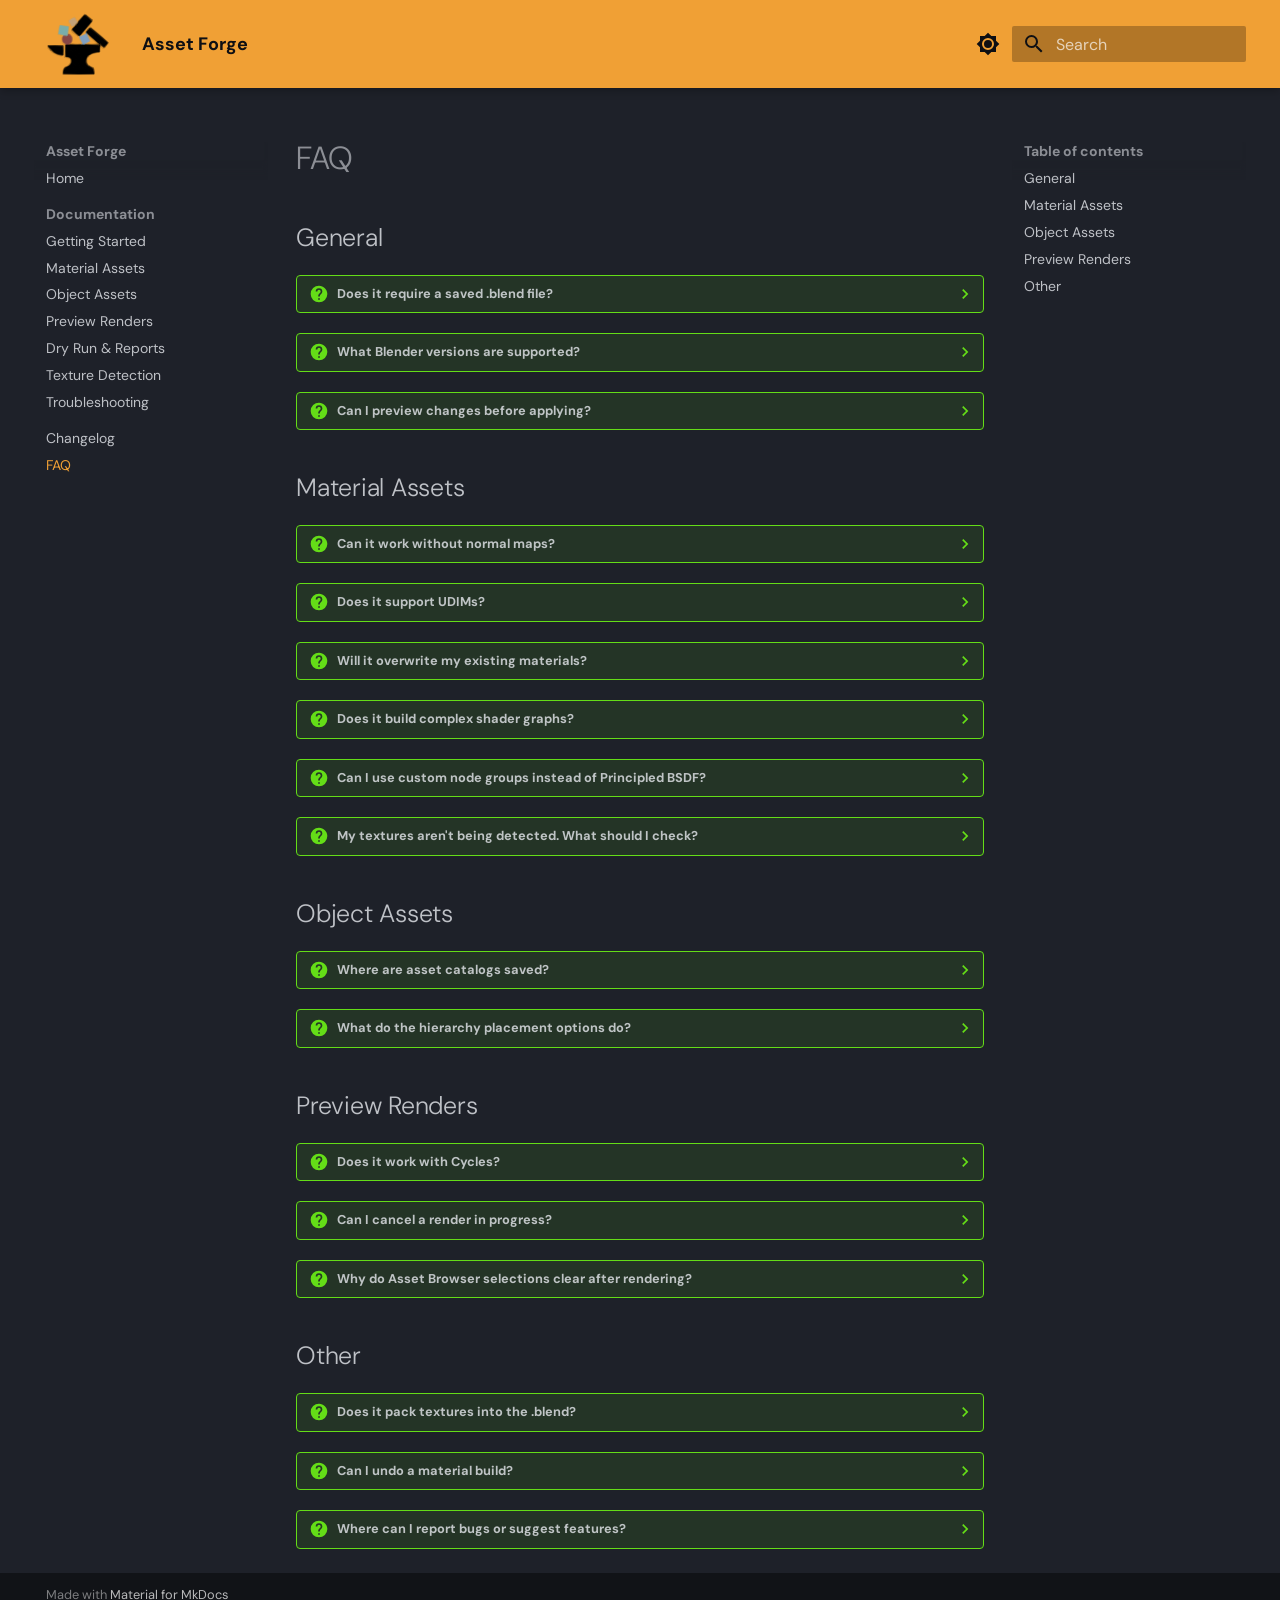
<file: faq/index.html>
<!doctype html>
<html lang="en" class="no-js">
  <head>
    
      <meta charset="utf-8">
      <meta name="viewport" content="width=device-width,initial-scale=1">
      
        <meta name="description" content="Build material assets, object assets, and preview renders from texture folders directly inside Blender's Asset Browser.">
      
      
        <meta name="author" content="StellArc">
      
      
        <link rel="canonical" href="https://stellarcreal.github.io/Asset-Forge-site/faq/">
      
      
        <link rel="prev" href="../changelog/">
      
      
      
        
      
      
      <link rel="icon" href="../assets/favicon.png">
      <meta name="generator" content="mkdocs-1.6.1, mkdocs-material-9.7.6">
    
    
      
        <title>FAQ - Asset Forge</title>
      
    
    
      <link rel="stylesheet" href="../assets/stylesheets/main.484c7ddc.min.css">
      
        
        <link rel="stylesheet" href="../assets/stylesheets/palette.ab4e12ef.min.css">
      
      


    
    
      
    
    
      
        
        
        <link rel="preconnect" href="https://fonts.gstatic.com" crossorigin>
        <link rel="stylesheet" href="https://fonts.googleapis.com/css?family=DM+Sans:300,300i,400,400i,700,700i%7CJetBrains+Mono:400,400i,700,700i&display=fallback">
        <style>:root{--md-text-font:"DM Sans";--md-code-font:"JetBrains Mono"}</style>
      
    
    
      <link rel="stylesheet" href="../stylesheets/extra.css">
    
    <script>__md_scope=new URL("..",location),__md_hash=e=>[...e].reduce(((e,_)=>(e<<5)-e+_.charCodeAt(0)),0),__md_get=(e,_=localStorage,t=__md_scope)=>JSON.parse(_.getItem(t.pathname+"."+e)),__md_set=(e,_,t=localStorage,a=__md_scope)=>{try{t.setItem(a.pathname+"."+e,JSON.stringify(_))}catch(e){}}</script>
    
      

    
    
  </head>
  
  
    
    
      
    
    
    
    
    <body dir="ltr" data-md-color-scheme="slate" data-md-color-primary="custom" data-md-color-accent="amber">
  
    
    <input class="md-toggle" data-md-toggle="drawer" type="checkbox" id="__drawer" autocomplete="off">
    <input class="md-toggle" data-md-toggle="search" type="checkbox" id="__search" autocomplete="off">
    <label class="md-overlay" for="__drawer"></label>
    <div data-md-component="skip">
      
        
        <a href="#faq" class="md-skip">
          Skip to content
        </a>
      
    </div>
    <div data-md-component="announce">
      
    </div>
    
    
      

  

<header class="md-header md-header--shadow" data-md-component="header">
  <nav class="md-header__inner md-grid" aria-label="Header">
    <a href=".." title="Asset Forge" class="md-header__button md-logo" aria-label="Asset Forge" data-md-component="logo">
      
  
  <img src="../assets/images/favicon.png" alt="Asset Forge logo" style="width:100%;height:100%;object-fit:contain;">

    </a>
    <label class="md-header__button md-icon" for="__drawer">
      
      <svg xmlns="http://www.w3.org/2000/svg" viewBox="0 0 24 24"><path d="M3 6h18v2H3zm0 5h18v2H3zm0 5h18v2H3z"/></svg>
    </label>
    <div class="md-header__title" data-md-component="header-title">
      <div class="md-header__ellipsis">
        <div class="md-header__topic">
          <span class="md-ellipsis">
            Asset Forge
          </span>
        </div>
        <div class="md-header__topic" data-md-component="header-topic">
          <span class="md-ellipsis">
            
              FAQ
            
          </span>
        </div>
      </div>
    </div>
    
      
        <form class="md-header__option" data-md-component="palette">
  
    
    
    
    <input class="md-option" data-md-color-media="" data-md-color-scheme="slate" data-md-color-primary="custom" data-md-color-accent="amber"  aria-label="Switch to light mode"  type="radio" name="__palette" id="__palette_0">
    
      <label class="md-header__button md-icon" title="Switch to light mode" for="__palette_1" hidden>
        <svg xmlns="http://www.w3.org/2000/svg" viewBox="0 0 24 24"><path d="M12 8a4 4 0 0 0-4 4 4 4 0 0 0 4 4 4 4 0 0 0 4-4 4 4 0 0 0-4-4m0 10a6 6 0 0 1-6-6 6 6 0 0 1 6-6 6 6 0 0 1 6 6 6 6 0 0 1-6 6m8-9.31V4h-4.69L12 .69 8.69 4H4v4.69L.69 12 4 15.31V20h4.69L12 23.31 15.31 20H20v-4.69L23.31 12z"/></svg>
      </label>
    
  
    
    
    
    <input class="md-option" data-md-color-media="" data-md-color-scheme="default" data-md-color-primary="custom" data-md-color-accent="amber"  aria-label="Switch to dark mode"  type="radio" name="__palette" id="__palette_1">
    
      <label class="md-header__button md-icon" title="Switch to dark mode" for="__palette_0" hidden>
        <svg xmlns="http://www.w3.org/2000/svg" viewBox="0 0 24 24"><path d="M12 18c-.89 0-1.74-.2-2.5-.55C11.56 16.5 13 14.42 13 12s-1.44-4.5-3.5-5.45C10.26 6.2 11.11 6 12 6a6 6 0 0 1 6 6 6 6 0 0 1-6 6m8-9.31V4h-4.69L12 .69 8.69 4H4v4.69L.69 12 4 15.31V20h4.69L12 23.31 15.31 20H20v-4.69L23.31 12z"/></svg>
      </label>
    
  
</form>
      
    
    
      <script>var palette=__md_get("__palette");if(palette&&palette.color){if("(prefers-color-scheme)"===palette.color.media){var media=matchMedia("(prefers-color-scheme: light)"),input=document.querySelector(media.matches?"[data-md-color-media='(prefers-color-scheme: light)']":"[data-md-color-media='(prefers-color-scheme: dark)']");palette.color.media=input.getAttribute("data-md-color-media"),palette.color.scheme=input.getAttribute("data-md-color-scheme"),palette.color.primary=input.getAttribute("data-md-color-primary"),palette.color.accent=input.getAttribute("data-md-color-accent")}for(var[key,value]of Object.entries(palette.color))document.body.setAttribute("data-md-color-"+key,value)}</script>
    
    
    
      
      
        <label class="md-header__button md-icon" for="__search">
          
          <svg xmlns="http://www.w3.org/2000/svg" viewBox="0 0 24 24"><path d="M9.5 3A6.5 6.5 0 0 1 16 9.5c0 1.61-.59 3.09-1.56 4.23l.27.27h.79l5 5-1.5 1.5-5-5v-.79l-.27-.27A6.52 6.52 0 0 1 9.5 16 6.5 6.5 0 0 1 3 9.5 6.5 6.5 0 0 1 9.5 3m0 2C7 5 5 7 5 9.5S7 14 9.5 14 14 12 14 9.5 12 5 9.5 5"/></svg>
        </label>
        <div class="md-search" data-md-component="search" role="dialog">
  <label class="md-search__overlay" for="__search"></label>
  <div class="md-search__inner" role="search">
    <form class="md-search__form" name="search">
      <input type="text" class="md-search__input" name="query" aria-label="Search" placeholder="Search" autocapitalize="off" autocorrect="off" autocomplete="off" spellcheck="false" data-md-component="search-query" required>
      <label class="md-search__icon md-icon" for="__search">
        
        <svg xmlns="http://www.w3.org/2000/svg" viewBox="0 0 24 24"><path d="M9.5 3A6.5 6.5 0 0 1 16 9.5c0 1.61-.59 3.09-1.56 4.23l.27.27h.79l5 5-1.5 1.5-5-5v-.79l-.27-.27A6.52 6.52 0 0 1 9.5 16 6.5 6.5 0 0 1 3 9.5 6.5 6.5 0 0 1 9.5 3m0 2C7 5 5 7 5 9.5S7 14 9.5 14 14 12 14 9.5 12 5 9.5 5"/></svg>
        
        <svg xmlns="http://www.w3.org/2000/svg" viewBox="0 0 24 24"><path d="M20 11v2H8l5.5 5.5-1.42 1.42L4.16 12l7.92-7.92L13.5 5.5 8 11z"/></svg>
      </label>
      <nav class="md-search__options" aria-label="Search">
        
        <button type="reset" class="md-search__icon md-icon" title="Clear" aria-label="Clear" tabindex="-1">
          
          <svg xmlns="http://www.w3.org/2000/svg" viewBox="0 0 24 24"><path d="M19 6.41 17.59 5 12 10.59 6.41 5 5 6.41 10.59 12 5 17.59 6.41 19 12 13.41 17.59 19 19 17.59 13.41 12z"/></svg>
        </button>
      </nav>
      
        <div class="md-search__suggest" data-md-component="search-suggest"></div>
      
    </form>
    <div class="md-search__output">
      <div class="md-search__scrollwrap" tabindex="0" data-md-scrollfix>
        <div class="md-search-result" data-md-component="search-result">
          <div class="md-search-result__meta">
            Initializing search
          </div>
          <ol class="md-search-result__list" role="presentation"></ol>
        </div>
      </div>
    </div>
  </div>
</div>
  </nav>
  
</header>
    
    <div class="md-container" data-md-component="container">
      
      
        
          
        
      
      <main class="md-main" data-md-component="main">
        <div class="md-main__inner md-grid">
          
            
              
              <div class="md-sidebar md-sidebar--primary" data-md-component="sidebar" data-md-type="navigation" >
                <div class="md-sidebar__scrollwrap">
                  <div class="md-sidebar__inner">
                    



<nav class="md-nav md-nav--primary" aria-label="Navigation" data-md-level="0">
  <label class="md-nav__title" for="__drawer">
    <a href=".." title="Asset Forge" class="md-nav__button md-logo" aria-label="Asset Forge" data-md-component="logo">
      
  
  <img src="../assets/images/favicon.png" alt="Asset Forge logo" style="width:100%;height:100%;object-fit:contain;">

    </a>
    Asset Forge
  </label>
  
  <ul class="md-nav__list" data-md-scrollfix>
    
      
      
  
  
  
  
    <li class="md-nav__item">
      <a href=".." class="md-nav__link">
        
  
  
  <span class="md-ellipsis">
    
  
    Home
  

    
  </span>
  
  

      </a>
    </li>
  

    
      
      
  
  
  
  
    
    
    
    
      
        
        
      
    
    
    <li class="md-nav__item md-nav__item--section md-nav__item--nested">
      
        
        
          
        
        <input class="md-nav__toggle md-toggle md-toggle--indeterminate" type="checkbox" id="__nav_2" >
        
          
          <label class="md-nav__link" for="__nav_2" id="__nav_2_label" tabindex="">
            
  
  
  <span class="md-ellipsis">
    
  
    Documentation
  

    
  </span>
  
  

            <span class="md-nav__icon md-icon"></span>
          </label>
        
        <nav class="md-nav" data-md-level="1" aria-labelledby="__nav_2_label" aria-expanded="false">
          <label class="md-nav__title" for="__nav_2">
            <span class="md-nav__icon md-icon"></span>
            
  
    Documentation
  

          </label>
          <ul class="md-nav__list" data-md-scrollfix>
            
              
                
  
  
  
  
    <li class="md-nav__item">
      <a href="../documentation/getting-started/" class="md-nav__link">
        
  
  
  <span class="md-ellipsis">
    
  
    Getting Started
  

    
  </span>
  
  

      </a>
    </li>
  

              
            
              
                
  
  
  
  
    <li class="md-nav__item">
      <a href="../documentation/material-assets/" class="md-nav__link">
        
  
  
  <span class="md-ellipsis">
    
  
    Material Assets
  

    
  </span>
  
  

      </a>
    </li>
  

              
            
              
                
  
  
  
  
    <li class="md-nav__item">
      <a href="../documentation/object-assets/" class="md-nav__link">
        
  
  
  <span class="md-ellipsis">
    
  
    Object Assets
  

    
  </span>
  
  

      </a>
    </li>
  

              
            
              
                
  
  
  
  
    <li class="md-nav__item">
      <a href="../documentation/preview-renders/" class="md-nav__link">
        
  
  
  <span class="md-ellipsis">
    
  
    Preview Renders
  

    
  </span>
  
  

      </a>
    </li>
  

              
            
              
                
  
  
  
  
    <li class="md-nav__item">
      <a href="../documentation/dry-run/" class="md-nav__link">
        
  
  
  <span class="md-ellipsis">
    
  
    Dry Run & Reports
  

    
  </span>
  
  

      </a>
    </li>
  

              
            
              
                
  
  
  
  
    <li class="md-nav__item">
      <a href="../documentation/texture-detection/" class="md-nav__link">
        
  
  
  <span class="md-ellipsis">
    
  
    Texture Detection
  

    
  </span>
  
  

      </a>
    </li>
  

              
            
              
                
  
  
  
  
    <li class="md-nav__item">
      <a href="../documentation/troubleshooting/" class="md-nav__link">
        
  
  
  <span class="md-ellipsis">
    
  
    Troubleshooting
  

    
  </span>
  
  

      </a>
    </li>
  

              
            
          </ul>
        </nav>
      
    </li>
  

    
      
      
  
  
  
  
    <li class="md-nav__item">
      <a href="../changelog/" class="md-nav__link">
        
  
  
  <span class="md-ellipsis">
    
  
    Changelog
  

    
  </span>
  
  

      </a>
    </li>
  

    
      
      
  
  
    
  
  
  
    <li class="md-nav__item md-nav__item--active">
      
      <input class="md-nav__toggle md-toggle" type="checkbox" id="__toc">
      
      
        
      
      
        <label class="md-nav__link md-nav__link--active" for="__toc">
          
  
  
  <span class="md-ellipsis">
    
  
    FAQ
  

    
  </span>
  
  

          <span class="md-nav__icon md-icon"></span>
        </label>
      
      <a href="./" class="md-nav__link md-nav__link--active">
        
  
  
  <span class="md-ellipsis">
    
  
    FAQ
  

    
  </span>
  
  

      </a>
      
        

<nav class="md-nav md-nav--secondary" aria-label="Table of contents">
  
  
  
    
  
  
    <label class="md-nav__title" for="__toc">
      <span class="md-nav__icon md-icon"></span>
      Table of contents
    </label>
    <ul class="md-nav__list" data-md-component="toc" data-md-scrollfix>
      
        <li class="md-nav__item">
  <a href="#general" class="md-nav__link">
    <span class="md-ellipsis">
      
        General
      
    </span>
  </a>
  
</li>
      
        <li class="md-nav__item">
  <a href="#material-assets" class="md-nav__link">
    <span class="md-ellipsis">
      
        Material Assets
      
    </span>
  </a>
  
</li>
      
        <li class="md-nav__item">
  <a href="#object-assets" class="md-nav__link">
    <span class="md-ellipsis">
      
        Object Assets
      
    </span>
  </a>
  
</li>
      
        <li class="md-nav__item">
  <a href="#preview-renders" class="md-nav__link">
    <span class="md-ellipsis">
      
        Preview Renders
      
    </span>
  </a>
  
</li>
      
        <li class="md-nav__item">
  <a href="#other" class="md-nav__link">
    <span class="md-ellipsis">
      
        Other
      
    </span>
  </a>
  
</li>
      
    </ul>
  
</nav>
      
    </li>
  

    
  </ul>
</nav>
                  </div>
                </div>
              </div>
            
            
              
              <div class="md-sidebar md-sidebar--secondary" data-md-component="sidebar" data-md-type="toc" >
                <div class="md-sidebar__scrollwrap">
                  <div class="md-sidebar__inner">
                    

<nav class="md-nav md-nav--secondary" aria-label="Table of contents">
  
  
  
    
  
  
    <label class="md-nav__title" for="__toc">
      <span class="md-nav__icon md-icon"></span>
      Table of contents
    </label>
    <ul class="md-nav__list" data-md-component="toc" data-md-scrollfix>
      
        <li class="md-nav__item">
  <a href="#general" class="md-nav__link">
    <span class="md-ellipsis">
      
        General
      
    </span>
  </a>
  
</li>
      
        <li class="md-nav__item">
  <a href="#material-assets" class="md-nav__link">
    <span class="md-ellipsis">
      
        Material Assets
      
    </span>
  </a>
  
</li>
      
        <li class="md-nav__item">
  <a href="#object-assets" class="md-nav__link">
    <span class="md-ellipsis">
      
        Object Assets
      
    </span>
  </a>
  
</li>
      
        <li class="md-nav__item">
  <a href="#preview-renders" class="md-nav__link">
    <span class="md-ellipsis">
      
        Preview Renders
      
    </span>
  </a>
  
</li>
      
        <li class="md-nav__item">
  <a href="#other" class="md-nav__link">
    <span class="md-ellipsis">
      
        Other
      
    </span>
  </a>
  
</li>
      
    </ul>
  
</nav>
                  </div>
                </div>
              </div>
            
          
          
            <div class="md-content" data-md-component="content">
              
              <article class="md-content__inner md-typeset">
                
                  


  
  


<h1 id="faq">FAQ<a class="headerlink" href="#faq" title="Permanent link">&para;</a></h1>
<h2 id="general">General<a class="headerlink" href="#general" title="Permanent link">&para;</a></h2>
<details class="question">
<summary>Does it require a saved .blend file?</summary>
<p>Yes — Blender needs a saved file to write asset catalogs and output rendered previews. Material builds work without a saved file, but object assets and preview renders require one.</p>
</details>
<details class="question">
<summary>What Blender versions are supported?</summary>
<p>Asset Forge requires Blender 5.1 or newer. Support for earlier versions is planned for a future update.</p>
</details>
<details class="question">
<summary>Can I preview changes before applying?</summary>
<p>Yes. Enable <strong>Dry Run</strong> before any action — material builds, object marking, or preview renders — to see exactly what will happen without changing anything.</p>
</details>
<h2 id="material-assets">Material Assets<a class="headerlink" href="#material-assets" title="Permanent link">&para;</a></h2>
<details class="question">
<summary>Can it work without normal maps?</summary>
<p>Yes. Required maps are inferred from what's detected in your texture root — only base color is always required. If your folders don't contain normal maps, they won't be required.</p>
</details>
<details class="question">
<summary>Does it support UDIMs?</summary>
<p>Yes. Enable <strong>Detect UDIM Tiles</strong> in Build Options. Tile sets numbered 1001, 1002, 1003 etc. are grouped automatically.</p>
</details>
<details class="question">
<summary>Will it overwrite my existing materials?</summary>
<p>Only if the selected overwrite policy allows it. <strong>Update Generated Only</strong> (the default) protects user-made materials. <strong>Skip Existing</strong> never overwrites. Use <strong>Dry Run</strong> to check what would be affected before running a build.</p>
</details>
<details class="question">
<summary>Does it build complex shader graphs?</summary>
<p>Not yet — it creates clean Principled BSDF or Diffuse setups from detected maps.</p>
</details>
<details class="question">
<summary>Can I use custom node groups instead of Principled BSDF?</summary>
<p>Not currently. The add-on builds either Principled BSDF or Diffuse material graphs.</p>
</details>
<details class="question">
<summary>My textures aren't being detected. What should I check?</summary>
<p>Open <strong>Texture Naming Keywords</strong> and verify the keywords match your filename conventions. Also check that your textures are inside the Texture Root folder (or its subfolders) and that <strong>Folder Tails</strong> includes any intermediate folder names like <code>maps</code> or <code>textures</code>.</p>
</details>
<h2 id="object-assets">Object Assets<a class="headerlink" href="#object-assets" title="Permanent link">&para;</a></h2>
<details class="question">
<summary>Where are asset catalogs saved?</summary>
<p>In Blender's asset catalog system, which is stored alongside the <code>.blend</code> file. The file must be saved before catalogs can be written.</p>
</details>
<details class="question">
<summary>What do the hierarchy placement options do?</summary>
<p>They control where parent objects, child objects, and assembly collections are placed in the catalog tree. Options include same catalog as the collection, a dedicated subcatalog, or a top-level catalog path. Use <strong>Dry Run</strong> to preview the structure.</p>
</details>
<h2 id="preview-renders">Preview Renders<a class="headerlink" href="#preview-renders" title="Permanent link">&para;</a></h2>
<details class="question">
<summary>Does it work with Cycles?</summary>
<p>Preview renders use either <strong>Quick</strong> (Workbench-based) or <strong>Eevee</strong>. Cycles is not currently supported as a preview render engine.</p>
</details>
<details class="question">
<summary>Can I cancel a render in progress?</summary>
<p>Yes — <strong>Eevee</strong> renders support cancel with <span class="keys"><kbd class="key-escape">Esc</kbd></span>. <strong>Quick</strong> renders are fast enough that cancellation isn't usually needed.</p>
</details>
<details class="question">
<summary>Why do Asset Browser selections clear after rendering?</summary>
<p>This is a known Blender limitation. The selection state in the Asset Browser may reset after a preview render completes. Your assets and previews are not affected.</p>
</details>
<h2 id="other">Other<a class="headerlink" href="#other" title="Permanent link">&para;</a></h2>
<details class="question">
<summary>Does it pack textures into the .blend?</summary>
<p>Not currently. Textures remain as external file references.</p>
</details>
<details class="question">
<summary>Can I undo a material build?</summary>
<p>Yes — use <span class="keys"><kbd class="key-control">Ctrl</kbd><span>+</span><kbd class="key-z">Z</kbd></span> to undo. Alternatively, re-run the build with a different overwrite policy.</p>
</details>
<details class="question">
<summary>Where can I report bugs or suggest features?</summary>
<p>Reach out through the <strong>Superhive inbox</strong> or join the <a href="https://discord.gg/7FGRVAbJkE">Discord server</a>. Feedback helps shape future updates.</p>
</details>
                
              </article>
            </div>
          
          
<script>var target=document.getElementById(location.hash.slice(1));target&&target.name&&(target.checked=target.name.startsWith("__tabbed_"))</script>
        </div>
        
          <button type="button" class="md-top md-icon" data-md-component="top" hidden>
  
  <svg xmlns="http://www.w3.org/2000/svg" viewBox="0 0 24 24"><path d="M13 20h-2V8l-5.5 5.5-1.42-1.42L12 4.16l7.92 7.92-1.42 1.42L13 8z"/></svg>
  Back to top
</button>
        
      </main>
      
        <footer class="md-footer">
  
  <div class="md-footer-meta md-typeset">
    <div class="md-footer-meta__inner md-grid">
      <div class="md-copyright">
  
  
    Made with
    <a href="https://squidfunk.github.io/mkdocs-material/" target="_blank" rel="noopener">
      Material for MkDocs
    </a>
  
</div>
    </div>
  </div>
</footer>
      
    </div>
    <div class="md-dialog" data-md-component="dialog">
      <div class="md-dialog__inner md-typeset"></div>
    </div>
    
    
    
      
      
      <script id="__config" type="application/json">{"annotate": null, "base": "..", "features": ["navigation.sections", "navigation.expand", "navigation.top", "search.suggest", "search.highlight", "content.code.copy", "toc.follow"], "search": "../assets/javascripts/workers/search.2c215733.min.js", "tags": null, "translations": {"clipboard.copied": "Copied to clipboard", "clipboard.copy": "Copy to clipboard", "search.result.more.one": "1 more on this page", "search.result.more.other": "# more on this page", "search.result.none": "No matching documents", "search.result.one": "1 matching document", "search.result.other": "# matching documents", "search.result.placeholder": "Type to start searching", "search.result.term.missing": "Missing", "select.version": "Select version"}, "version": null}</script>
    
    
      <script src="../assets/javascripts/bundle.79ae519e.min.js"></script>
      
    
  </body>
</html>
</file>
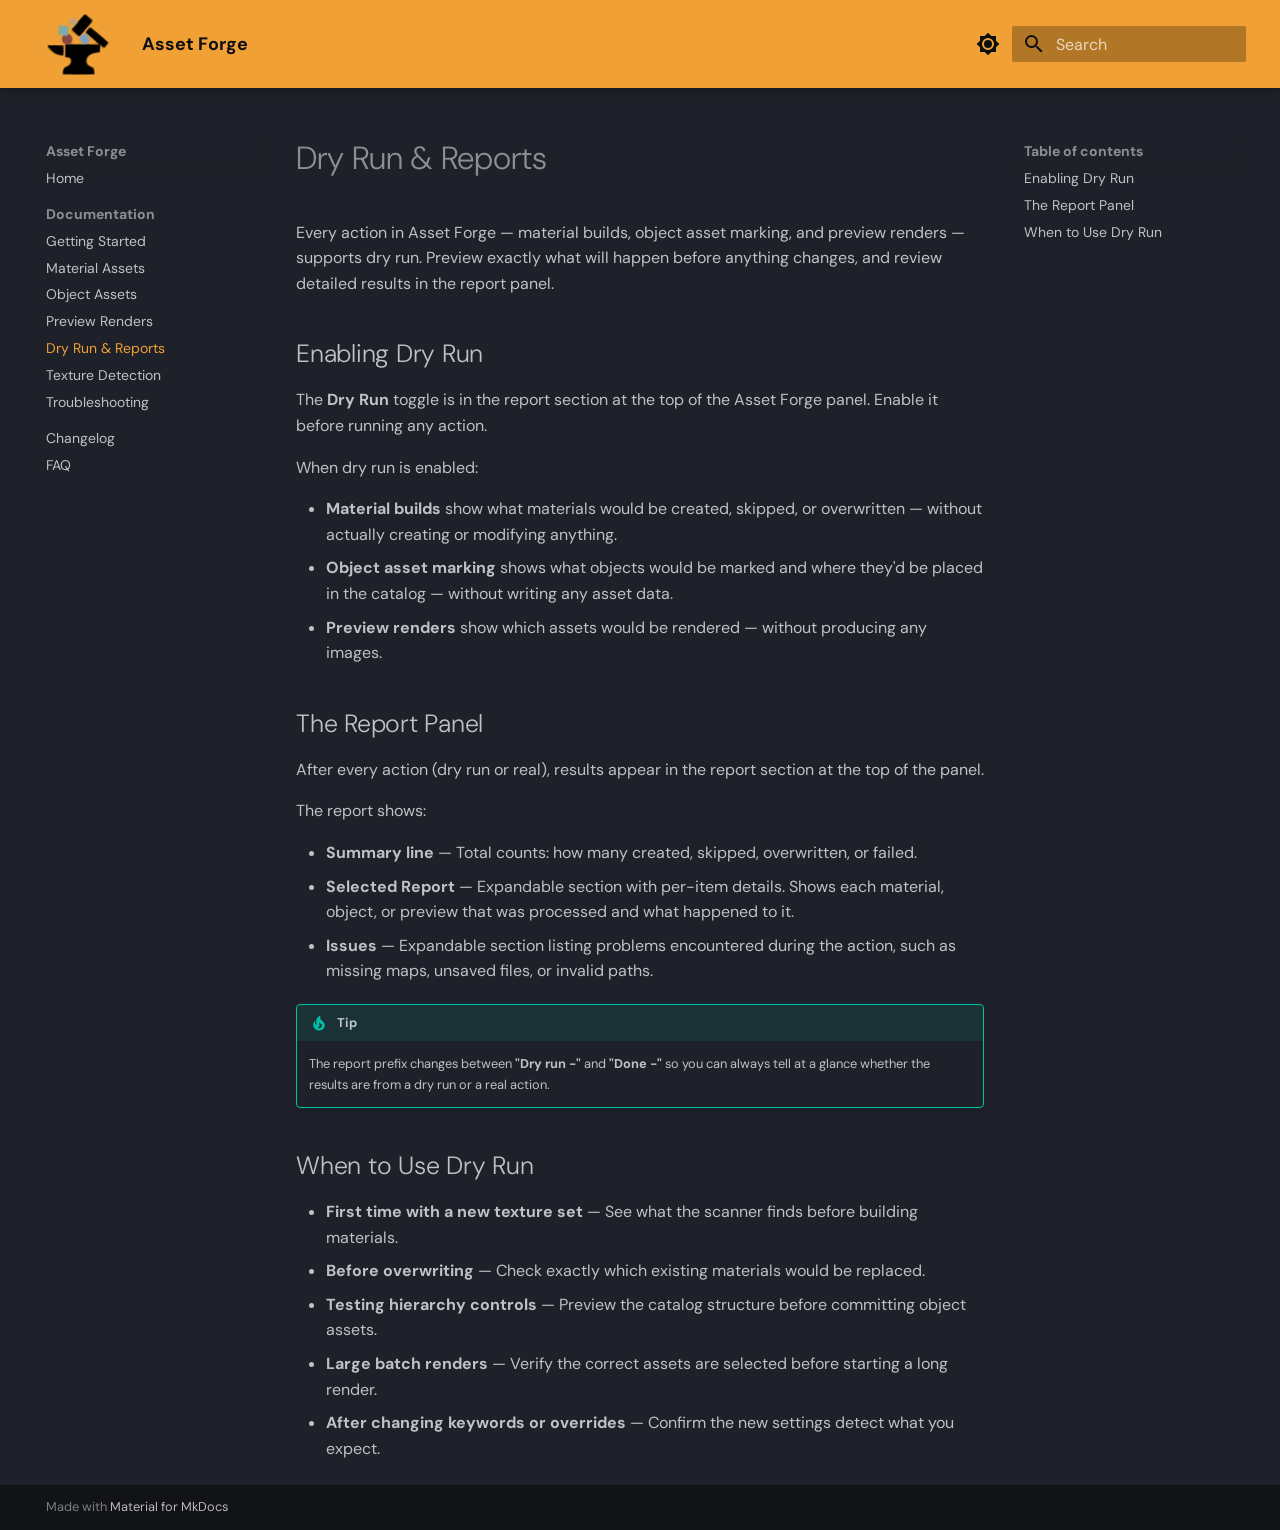
<file: documentation/dry-run/index.html>
<!doctype html>
<html lang="en" class="no-js">
  <head>
    
      <meta charset="utf-8">
      <meta name="viewport" content="width=device-width,initial-scale=1">
      
        <meta name="description" content="Build material assets, object assets, and preview renders from texture folders directly inside Blender's Asset Browser.">
      
      
        <meta name="author" content="StellArc">
      
      
        <link rel="canonical" href="https://stellarcreal.github.io/Asset-Forge-site/documentation/dry-run/">
      
      
        <link rel="prev" href="../preview-renders/">
      
      
        <link rel="next" href="../texture-detection/">
      
      
        
      
      
      <link rel="icon" href="../../assets/favicon.png">
      <meta name="generator" content="mkdocs-1.6.1, mkdocs-material-9.7.6">
    
    
      
        <title>Dry Run & Reports - Asset Forge</title>
      
    
    
      <link rel="stylesheet" href="../../assets/stylesheets/main.484c7ddc.min.css">
      
        
        <link rel="stylesheet" href="../../assets/stylesheets/palette.ab4e12ef.min.css">
      
      


    
    
      
    
    
      
        
        
        <link rel="preconnect" href="https://fonts.gstatic.com" crossorigin>
        <link rel="stylesheet" href="https://fonts.googleapis.com/css?family=DM+Sans:300,300i,400,400i,700,700i%7CJetBrains+Mono:400,400i,700,700i&display=fallback">
        <style>:root{--md-text-font:"DM Sans";--md-code-font:"JetBrains Mono"}</style>
      
    
    
      <link rel="stylesheet" href="../../stylesheets/extra.css">
    
    <script>__md_scope=new URL("../..",location),__md_hash=e=>[...e].reduce(((e,_)=>(e<<5)-e+_.charCodeAt(0)),0),__md_get=(e,_=localStorage,t=__md_scope)=>JSON.parse(_.getItem(t.pathname+"."+e)),__md_set=(e,_,t=localStorage,a=__md_scope)=>{try{t.setItem(a.pathname+"."+e,JSON.stringify(_))}catch(e){}}</script>
    
      

    
    
  </head>
  
  
    
    
      
    
    
    
    
    <body dir="ltr" data-md-color-scheme="slate" data-md-color-primary="custom" data-md-color-accent="amber">
  
    
    <input class="md-toggle" data-md-toggle="drawer" type="checkbox" id="__drawer" autocomplete="off">
    <input class="md-toggle" data-md-toggle="search" type="checkbox" id="__search" autocomplete="off">
    <label class="md-overlay" for="__drawer"></label>
    <div data-md-component="skip">
      
        
        <a href="#dry-run-reports" class="md-skip">
          Skip to content
        </a>
      
    </div>
    <div data-md-component="announce">
      
    </div>
    
    
      

  

<header class="md-header md-header--shadow" data-md-component="header">
  <nav class="md-header__inner md-grid" aria-label="Header">
    <a href="../.." title="Asset Forge" class="md-header__button md-logo" aria-label="Asset Forge" data-md-component="logo">
      
  
  <img src="../../assets/images/favicon.png" alt="Asset Forge logo" style="width:100%;height:100%;object-fit:contain;">

    </a>
    <label class="md-header__button md-icon" for="__drawer">
      
      <svg xmlns="http://www.w3.org/2000/svg" viewBox="0 0 24 24"><path d="M3 6h18v2H3zm0 5h18v2H3zm0 5h18v2H3z"/></svg>
    </label>
    <div class="md-header__title" data-md-component="header-title">
      <div class="md-header__ellipsis">
        <div class="md-header__topic">
          <span class="md-ellipsis">
            Asset Forge
          </span>
        </div>
        <div class="md-header__topic" data-md-component="header-topic">
          <span class="md-ellipsis">
            
              Dry Run & Reports
            
          </span>
        </div>
      </div>
    </div>
    
      
        <form class="md-header__option" data-md-component="palette">
  
    
    
    
    <input class="md-option" data-md-color-media="" data-md-color-scheme="slate" data-md-color-primary="custom" data-md-color-accent="amber"  aria-label="Switch to light mode"  type="radio" name="__palette" id="__palette_0">
    
      <label class="md-header__button md-icon" title="Switch to light mode" for="__palette_1" hidden>
        <svg xmlns="http://www.w3.org/2000/svg" viewBox="0 0 24 24"><path d="M12 8a4 4 0 0 0-4 4 4 4 0 0 0 4 4 4 4 0 0 0 4-4 4 4 0 0 0-4-4m0 10a6 6 0 0 1-6-6 6 6 0 0 1 6-6 6 6 0 0 1 6 6 6 6 0 0 1-6 6m8-9.31V4h-4.69L12 .69 8.69 4H4v4.69L.69 12 4 15.31V20h4.69L12 23.31 15.31 20H20v-4.69L23.31 12z"/></svg>
      </label>
    
  
    
    
    
    <input class="md-option" data-md-color-media="" data-md-color-scheme="default" data-md-color-primary="custom" data-md-color-accent="amber"  aria-label="Switch to dark mode"  type="radio" name="__palette" id="__palette_1">
    
      <label class="md-header__button md-icon" title="Switch to dark mode" for="__palette_0" hidden>
        <svg xmlns="http://www.w3.org/2000/svg" viewBox="0 0 24 24"><path d="M12 18c-.89 0-1.74-.2-2.5-.55C11.56 16.5 13 14.42 13 12s-1.44-4.5-3.5-5.45C10.26 6.2 11.11 6 12 6a6 6 0 0 1 6 6 6 6 0 0 1-6 6m8-9.31V4h-4.69L12 .69 8.69 4H4v4.69L.69 12 4 15.31V20h4.69L12 23.31 15.31 20H20v-4.69L23.31 12z"/></svg>
      </label>
    
  
</form>
      
    
    
      <script>var palette=__md_get("__palette");if(palette&&palette.color){if("(prefers-color-scheme)"===palette.color.media){var media=matchMedia("(prefers-color-scheme: light)"),input=document.querySelector(media.matches?"[data-md-color-media='(prefers-color-scheme: light)']":"[data-md-color-media='(prefers-color-scheme: dark)']");palette.color.media=input.getAttribute("data-md-color-media"),palette.color.scheme=input.getAttribute("data-md-color-scheme"),palette.color.primary=input.getAttribute("data-md-color-primary"),palette.color.accent=input.getAttribute("data-md-color-accent")}for(var[key,value]of Object.entries(palette.color))document.body.setAttribute("data-md-color-"+key,value)}</script>
    
    
    
      
      
        <label class="md-header__button md-icon" for="__search">
          
          <svg xmlns="http://www.w3.org/2000/svg" viewBox="0 0 24 24"><path d="M9.5 3A6.5 6.5 0 0 1 16 9.5c0 1.61-.59 3.09-1.56 4.23l.27.27h.79l5 5-1.5 1.5-5-5v-.79l-.27-.27A6.52 6.52 0 0 1 9.5 16 6.5 6.5 0 0 1 3 9.5 6.5 6.5 0 0 1 9.5 3m0 2C7 5 5 7 5 9.5S7 14 9.5 14 14 12 14 9.5 12 5 9.5 5"/></svg>
        </label>
        <div class="md-search" data-md-component="search" role="dialog">
  <label class="md-search__overlay" for="__search"></label>
  <div class="md-search__inner" role="search">
    <form class="md-search__form" name="search">
      <input type="text" class="md-search__input" name="query" aria-label="Search" placeholder="Search" autocapitalize="off" autocorrect="off" autocomplete="off" spellcheck="false" data-md-component="search-query" required>
      <label class="md-search__icon md-icon" for="__search">
        
        <svg xmlns="http://www.w3.org/2000/svg" viewBox="0 0 24 24"><path d="M9.5 3A6.5 6.5 0 0 1 16 9.5c0 1.61-.59 3.09-1.56 4.23l.27.27h.79l5 5-1.5 1.5-5-5v-.79l-.27-.27A6.52 6.52 0 0 1 9.5 16 6.5 6.5 0 0 1 3 9.5 6.5 6.5 0 0 1 9.5 3m0 2C7 5 5 7 5 9.5S7 14 9.5 14 14 12 14 9.5 12 5 9.5 5"/></svg>
        
        <svg xmlns="http://www.w3.org/2000/svg" viewBox="0 0 24 24"><path d="M20 11v2H8l5.5 5.5-1.42 1.42L4.16 12l7.92-7.92L13.5 5.5 8 11z"/></svg>
      </label>
      <nav class="md-search__options" aria-label="Search">
        
        <button type="reset" class="md-search__icon md-icon" title="Clear" aria-label="Clear" tabindex="-1">
          
          <svg xmlns="http://www.w3.org/2000/svg" viewBox="0 0 24 24"><path d="M19 6.41 17.59 5 12 10.59 6.41 5 5 6.41 10.59 12 5 17.59 6.41 19 12 13.41 17.59 19 19 17.59 13.41 12z"/></svg>
        </button>
      </nav>
      
        <div class="md-search__suggest" data-md-component="search-suggest"></div>
      
    </form>
    <div class="md-search__output">
      <div class="md-search__scrollwrap" tabindex="0" data-md-scrollfix>
        <div class="md-search-result" data-md-component="search-result">
          <div class="md-search-result__meta">
            Initializing search
          </div>
          <ol class="md-search-result__list" role="presentation"></ol>
        </div>
      </div>
    </div>
  </div>
</div>
  </nav>
  
</header>
    
    <div class="md-container" data-md-component="container">
      
      
        
          
        
      
      <main class="md-main" data-md-component="main">
        <div class="md-main__inner md-grid">
          
            
              
              <div class="md-sidebar md-sidebar--primary" data-md-component="sidebar" data-md-type="navigation" >
                <div class="md-sidebar__scrollwrap">
                  <div class="md-sidebar__inner">
                    



<nav class="md-nav md-nav--primary" aria-label="Navigation" data-md-level="0">
  <label class="md-nav__title" for="__drawer">
    <a href="../.." title="Asset Forge" class="md-nav__button md-logo" aria-label="Asset Forge" data-md-component="logo">
      
  
  <img src="../../assets/images/favicon.png" alt="Asset Forge logo" style="width:100%;height:100%;object-fit:contain;">

    </a>
    Asset Forge
  </label>
  
  <ul class="md-nav__list" data-md-scrollfix>
    
      
      
  
  
  
  
    <li class="md-nav__item">
      <a href="../.." class="md-nav__link">
        
  
  
  <span class="md-ellipsis">
    
  
    Home
  

    
  </span>
  
  

      </a>
    </li>
  

    
      
      
  
  
    
  
  
  
    
    
    
    
      
        
        
      
    
    
    <li class="md-nav__item md-nav__item--active md-nav__item--section md-nav__item--nested">
      
        
        
        <input class="md-nav__toggle md-toggle " type="checkbox" id="__nav_2" checked>
        
          
          <label class="md-nav__link" for="__nav_2" id="__nav_2_label" tabindex="">
            
  
  
  <span class="md-ellipsis">
    
  
    Documentation
  

    
  </span>
  
  

            <span class="md-nav__icon md-icon"></span>
          </label>
        
        <nav class="md-nav" data-md-level="1" aria-labelledby="__nav_2_label" aria-expanded="true">
          <label class="md-nav__title" for="__nav_2">
            <span class="md-nav__icon md-icon"></span>
            
  
    Documentation
  

          </label>
          <ul class="md-nav__list" data-md-scrollfix>
            
              
                
  
  
  
  
    <li class="md-nav__item">
      <a href="../getting-started/" class="md-nav__link">
        
  
  
  <span class="md-ellipsis">
    
  
    Getting Started
  

    
  </span>
  
  

      </a>
    </li>
  

              
            
              
                
  
  
  
  
    <li class="md-nav__item">
      <a href="../material-assets/" class="md-nav__link">
        
  
  
  <span class="md-ellipsis">
    
  
    Material Assets
  

    
  </span>
  
  

      </a>
    </li>
  

              
            
              
                
  
  
  
  
    <li class="md-nav__item">
      <a href="../object-assets/" class="md-nav__link">
        
  
  
  <span class="md-ellipsis">
    
  
    Object Assets
  

    
  </span>
  
  

      </a>
    </li>
  

              
            
              
                
  
  
  
  
    <li class="md-nav__item">
      <a href="../preview-renders/" class="md-nav__link">
        
  
  
  <span class="md-ellipsis">
    
  
    Preview Renders
  

    
  </span>
  
  

      </a>
    </li>
  

              
            
              
                
  
  
    
  
  
  
    <li class="md-nav__item md-nav__item--active">
      
      <input class="md-nav__toggle md-toggle" type="checkbox" id="__toc">
      
      
        
      
      
        <label class="md-nav__link md-nav__link--active" for="__toc">
          
  
  
  <span class="md-ellipsis">
    
  
    Dry Run & Reports
  

    
  </span>
  
  

          <span class="md-nav__icon md-icon"></span>
        </label>
      
      <a href="./" class="md-nav__link md-nav__link--active">
        
  
  
  <span class="md-ellipsis">
    
  
    Dry Run & Reports
  

    
  </span>
  
  

      </a>
      
        

<nav class="md-nav md-nav--secondary" aria-label="Table of contents">
  
  
  
    
  
  
    <label class="md-nav__title" for="__toc">
      <span class="md-nav__icon md-icon"></span>
      Table of contents
    </label>
    <ul class="md-nav__list" data-md-component="toc" data-md-scrollfix>
      
        <li class="md-nav__item">
  <a href="#enabling-dry-run" class="md-nav__link">
    <span class="md-ellipsis">
      
        Enabling Dry Run
      
    </span>
  </a>
  
</li>
      
        <li class="md-nav__item">
  <a href="#the-report-panel" class="md-nav__link">
    <span class="md-ellipsis">
      
        The Report Panel
      
    </span>
  </a>
  
</li>
      
        <li class="md-nav__item">
  <a href="#when-to-use-dry-run" class="md-nav__link">
    <span class="md-ellipsis">
      
        When to Use Dry Run
      
    </span>
  </a>
  
</li>
      
    </ul>
  
</nav>
      
    </li>
  

              
            
              
                
  
  
  
  
    <li class="md-nav__item">
      <a href="../texture-detection/" class="md-nav__link">
        
  
  
  <span class="md-ellipsis">
    
  
    Texture Detection
  

    
  </span>
  
  

      </a>
    </li>
  

              
            
              
                
  
  
  
  
    <li class="md-nav__item">
      <a href="../troubleshooting/" class="md-nav__link">
        
  
  
  <span class="md-ellipsis">
    
  
    Troubleshooting
  

    
  </span>
  
  

      </a>
    </li>
  

              
            
          </ul>
        </nav>
      
    </li>
  

    
      
      
  
  
  
  
    <li class="md-nav__item">
      <a href="../../changelog/" class="md-nav__link">
        
  
  
  <span class="md-ellipsis">
    
  
    Changelog
  

    
  </span>
  
  

      </a>
    </li>
  

    
      
      
  
  
  
  
    <li class="md-nav__item">
      <a href="../../faq/" class="md-nav__link">
        
  
  
  <span class="md-ellipsis">
    
  
    FAQ
  

    
  </span>
  
  

      </a>
    </li>
  

    
  </ul>
</nav>
                  </div>
                </div>
              </div>
            
            
              
              <div class="md-sidebar md-sidebar--secondary" data-md-component="sidebar" data-md-type="toc" >
                <div class="md-sidebar__scrollwrap">
                  <div class="md-sidebar__inner">
                    

<nav class="md-nav md-nav--secondary" aria-label="Table of contents">
  
  
  
    
  
  
    <label class="md-nav__title" for="__toc">
      <span class="md-nav__icon md-icon"></span>
      Table of contents
    </label>
    <ul class="md-nav__list" data-md-component="toc" data-md-scrollfix>
      
        <li class="md-nav__item">
  <a href="#enabling-dry-run" class="md-nav__link">
    <span class="md-ellipsis">
      
        Enabling Dry Run
      
    </span>
  </a>
  
</li>
      
        <li class="md-nav__item">
  <a href="#the-report-panel" class="md-nav__link">
    <span class="md-ellipsis">
      
        The Report Panel
      
    </span>
  </a>
  
</li>
      
        <li class="md-nav__item">
  <a href="#when-to-use-dry-run" class="md-nav__link">
    <span class="md-ellipsis">
      
        When to Use Dry Run
      
    </span>
  </a>
  
</li>
      
    </ul>
  
</nav>
                  </div>
                </div>
              </div>
            
          
          
            <div class="md-content" data-md-component="content">
              
              <article class="md-content__inner md-typeset">
                
                  


  
  


<h1 id="dry-run-reports">Dry Run &amp; Reports<a class="headerlink" href="#dry-run-reports" title="Permanent link">&para;</a></h1>
<p>Every action in Asset Forge — material builds, object asset marking, and preview renders — supports dry run. Preview exactly what will happen before anything changes, and review detailed results in the report panel.</p>
<h2 id="enabling-dry-run">Enabling Dry Run<a class="headerlink" href="#enabling-dry-run" title="Permanent link">&para;</a></h2>
<p>The <strong>Dry Run</strong> toggle is in the report section at the top of the Asset Forge panel. Enable it before running any action.</p>
<p>When dry run is enabled:</p>
<ul>
<li><strong>Material builds</strong> show what materials would be created, skipped, or overwritten — without actually creating or modifying anything.</li>
<li><strong>Object asset marking</strong> shows what objects would be marked and where they'd be placed in the catalog — without writing any asset data.</li>
<li><strong>Preview renders</strong> show which assets would be rendered — without producing any images.</li>
</ul>
<h2 id="the-report-panel">The Report Panel<a class="headerlink" href="#the-report-panel" title="Permanent link">&para;</a></h2>
<p>After every action (dry run or real), results appear in the report section at the top of the panel.</p>
<p>The report shows:</p>
<ul>
<li><strong>Summary line</strong> — Total counts: how many created, skipped, overwritten, or failed.</li>
<li><strong>Selected Report</strong> — Expandable section with per-item details. Shows each material, object, or preview that was processed and what happened to it.</li>
<li><strong>Issues</strong> — Expandable section listing problems encountered during the action, such as missing maps, unsaved files, or invalid paths.</li>
</ul>
<div class="admonition tip">
<p class="admonition-title">Tip</p>
<p>The report prefix changes between <strong>"Dry run -"</strong> and <strong>"Done -"</strong> so you can always tell at a glance whether the results are from a dry run or a real action.</p>
</div>
<h2 id="when-to-use-dry-run">When to Use Dry Run<a class="headerlink" href="#when-to-use-dry-run" title="Permanent link">&para;</a></h2>
<ul>
<li><strong>First time with a new texture set</strong> — See what the scanner finds before building materials.</li>
<li><strong>Before overwriting</strong> — Check exactly which existing materials would be replaced.</li>
<li><strong>Testing hierarchy controls</strong> — Preview the catalog structure before committing object assets.</li>
<li><strong>Large batch renders</strong> — Verify the correct assets are selected before starting a long render.</li>
<li><strong>After changing keywords or overrides</strong> — Confirm the new settings detect what you expect.</li>
</ul>












                
              </article>
            </div>
          
          
<script>var target=document.getElementById(location.hash.slice(1));target&&target.name&&(target.checked=target.name.startsWith("__tabbed_"))</script>
        </div>
        
          <button type="button" class="md-top md-icon" data-md-component="top" hidden>
  
  <svg xmlns="http://www.w3.org/2000/svg" viewBox="0 0 24 24"><path d="M13 20h-2V8l-5.5 5.5-1.42-1.42L12 4.16l7.92 7.92-1.42 1.42L13 8z"/></svg>
  Back to top
</button>
        
      </main>
      
        <footer class="md-footer">
  
  <div class="md-footer-meta md-typeset">
    <div class="md-footer-meta__inner md-grid">
      <div class="md-copyright">
  
  
    Made with
    <a href="https://squidfunk.github.io/mkdocs-material/" target="_blank" rel="noopener">
      Material for MkDocs
    </a>
  
</div>
    </div>
  </div>
</footer>
      
    </div>
    <div class="md-dialog" data-md-component="dialog">
      <div class="md-dialog__inner md-typeset"></div>
    </div>
    
    
    
      
      
      <script id="__config" type="application/json">{"annotate": null, "base": "../..", "features": ["navigation.sections", "navigation.expand", "navigation.top", "search.suggest", "search.highlight", "content.code.copy", "toc.follow"], "search": "../../assets/javascripts/workers/search.2c215733.min.js", "tags": null, "translations": {"clipboard.copied": "Copied to clipboard", "clipboard.copy": "Copy to clipboard", "search.result.more.one": "1 more on this page", "search.result.more.other": "# more on this page", "search.result.none": "No matching documents", "search.result.one": "1 matching document", "search.result.other": "# matching documents", "search.result.placeholder": "Type to start searching", "search.result.term.missing": "Missing", "select.version": "Select version"}, "version": null}</script>
    
    
      <script src="../../assets/javascripts/bundle.79ae519e.min.js"></script>
      
    
  </body>
</html>
</file>
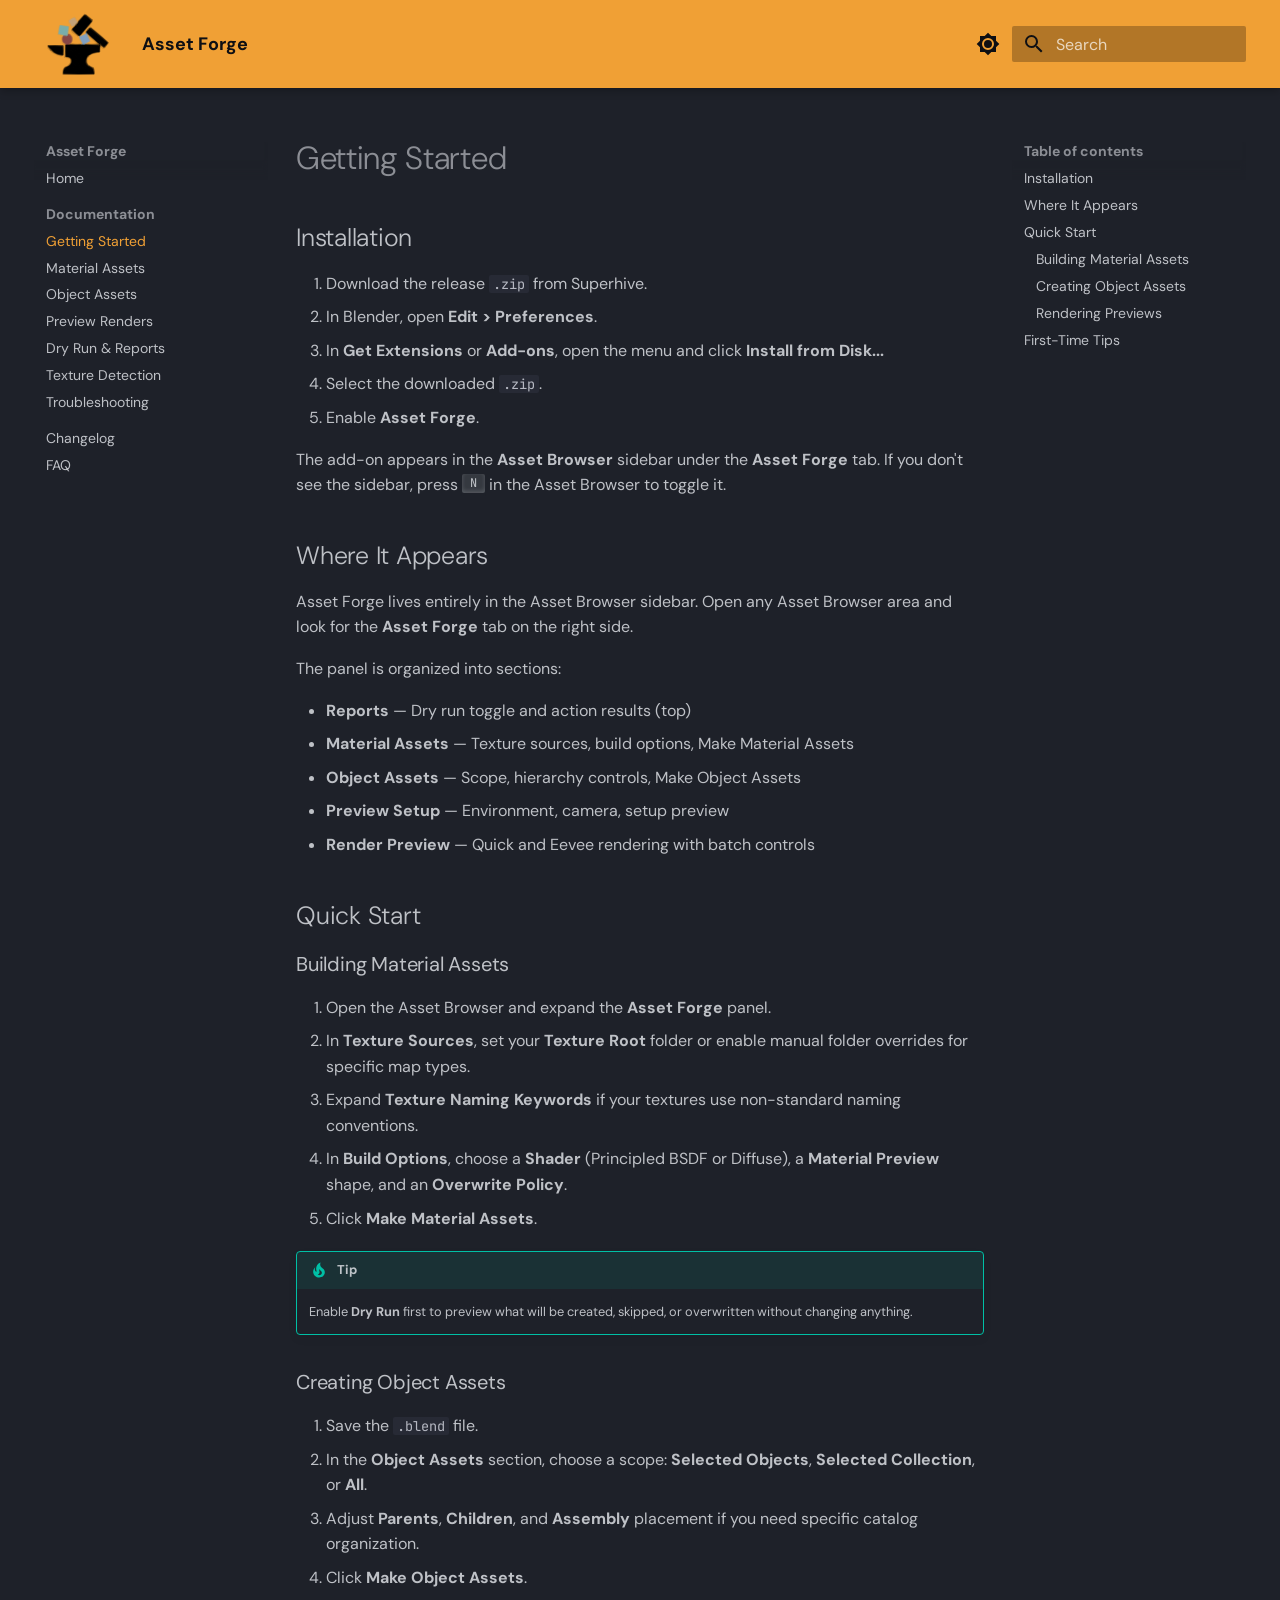
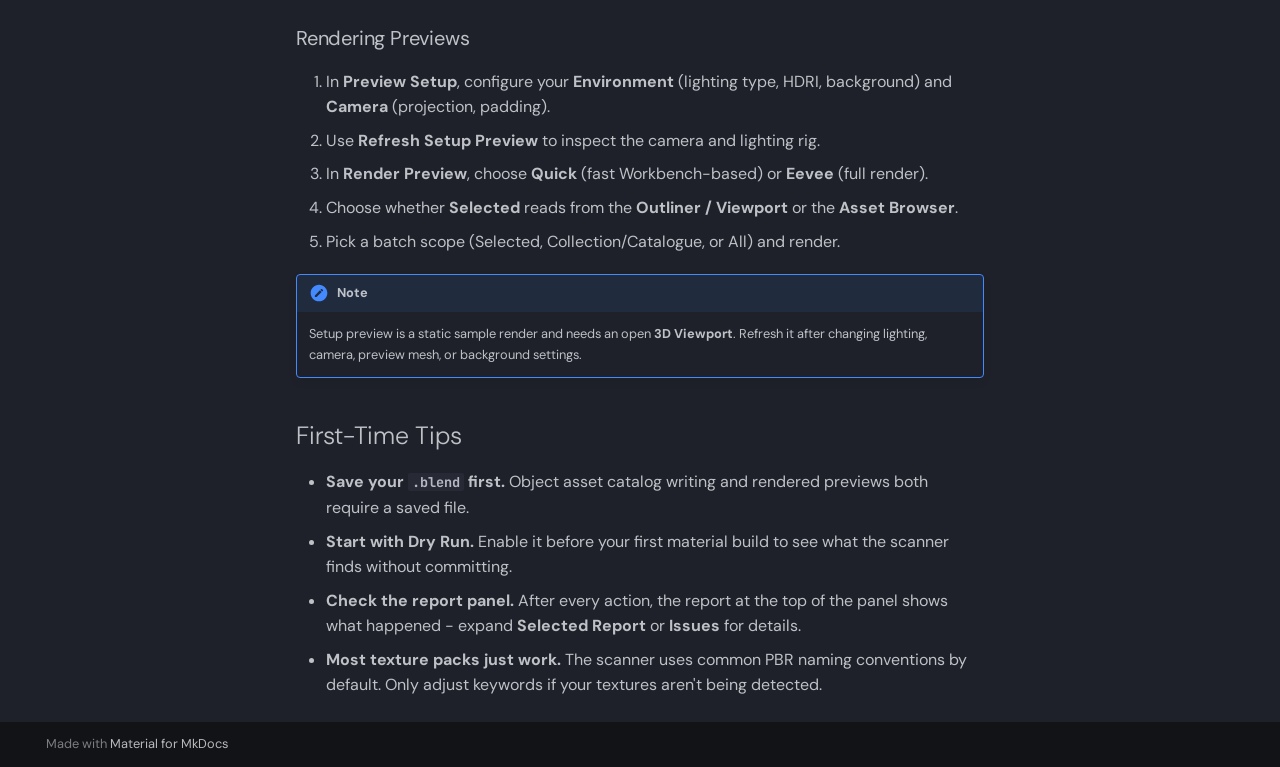
<file: documentation/getting-started/index.html>
<!doctype html>
<html lang="en" class="no-js">
  <head>
    
      <meta charset="utf-8">
      <meta name="viewport" content="width=device-width,initial-scale=1">
      
        <meta name="description" content="Build material assets, object assets, and preview renders from texture folders directly inside Blender's Asset Browser.">
      
      
        <meta name="author" content="StellArc">
      
      
        <link rel="canonical" href="https://stellarcreal.github.io/Asset-Forge-site/documentation/getting-started/">
      
      
        <link rel="prev" href="../..">
      
      
        <link rel="next" href="../material-assets/">
      
      
        
      
      
      <link rel="icon" href="../../assets/favicon.png">
      <meta name="generator" content="mkdocs-1.6.1, mkdocs-material-9.7.6">
    
    
      
        <title>Getting Started - Asset Forge</title>
      
    
    
      <link rel="stylesheet" href="../../assets/stylesheets/main.484c7ddc.min.css">
      
        
        <link rel="stylesheet" href="../../assets/stylesheets/palette.ab4e12ef.min.css">
      
      


    
    
      
    
    
      
        
        
        <link rel="preconnect" href="https://fonts.gstatic.com" crossorigin>
        <link rel="stylesheet" href="https://fonts.googleapis.com/css?family=DM+Sans:300,300i,400,400i,700,700i%7CJetBrains+Mono:400,400i,700,700i&display=fallback">
        <style>:root{--md-text-font:"DM Sans";--md-code-font:"JetBrains Mono"}</style>
      
    
    
      <link rel="stylesheet" href="../../stylesheets/extra.css">
    
    <script>__md_scope=new URL("../..",location),__md_hash=e=>[...e].reduce(((e,_)=>(e<<5)-e+_.charCodeAt(0)),0),__md_get=(e,_=localStorage,t=__md_scope)=>JSON.parse(_.getItem(t.pathname+"."+e)),__md_set=(e,_,t=localStorage,a=__md_scope)=>{try{t.setItem(a.pathname+"."+e,JSON.stringify(_))}catch(e){}}</script>
    
      

    
    
  </head>
  
  
    
    
      
    
    
    
    
    <body dir="ltr" data-md-color-scheme="slate" data-md-color-primary="custom" data-md-color-accent="amber">
  
    
    <input class="md-toggle" data-md-toggle="drawer" type="checkbox" id="__drawer" autocomplete="off">
    <input class="md-toggle" data-md-toggle="search" type="checkbox" id="__search" autocomplete="off">
    <label class="md-overlay" for="__drawer"></label>
    <div data-md-component="skip">
      
        
        <a href="#getting-started" class="md-skip">
          Skip to content
        </a>
      
    </div>
    <div data-md-component="announce">
      
    </div>
    
    
      

  

<header class="md-header md-header--shadow" data-md-component="header">
  <nav class="md-header__inner md-grid" aria-label="Header">
    <a href="../.." title="Asset Forge" class="md-header__button md-logo" aria-label="Asset Forge" data-md-component="logo">
      
  
  <img src="../../assets/images/favicon.png" alt="Asset Forge logo" style="width:100%;height:100%;object-fit:contain;">

    </a>
    <label class="md-header__button md-icon" for="__drawer">
      
      <svg xmlns="http://www.w3.org/2000/svg" viewBox="0 0 24 24"><path d="M3 6h18v2H3zm0 5h18v2H3zm0 5h18v2H3z"/></svg>
    </label>
    <div class="md-header__title" data-md-component="header-title">
      <div class="md-header__ellipsis">
        <div class="md-header__topic">
          <span class="md-ellipsis">
            Asset Forge
          </span>
        </div>
        <div class="md-header__topic" data-md-component="header-topic">
          <span class="md-ellipsis">
            
              Getting Started
            
          </span>
        </div>
      </div>
    </div>
    
      
        <form class="md-header__option" data-md-component="palette">
  
    
    
    
    <input class="md-option" data-md-color-media="" data-md-color-scheme="slate" data-md-color-primary="custom" data-md-color-accent="amber"  aria-label="Switch to light mode"  type="radio" name="__palette" id="__palette_0">
    
      <label class="md-header__button md-icon" title="Switch to light mode" for="__palette_1" hidden>
        <svg xmlns="http://www.w3.org/2000/svg" viewBox="0 0 24 24"><path d="M12 8a4 4 0 0 0-4 4 4 4 0 0 0 4 4 4 4 0 0 0 4-4 4 4 0 0 0-4-4m0 10a6 6 0 0 1-6-6 6 6 0 0 1 6-6 6 6 0 0 1 6 6 6 6 0 0 1-6 6m8-9.31V4h-4.69L12 .69 8.69 4H4v4.69L.69 12 4 15.31V20h4.69L12 23.31 15.31 20H20v-4.69L23.31 12z"/></svg>
      </label>
    
  
    
    
    
    <input class="md-option" data-md-color-media="" data-md-color-scheme="default" data-md-color-primary="custom" data-md-color-accent="amber"  aria-label="Switch to dark mode"  type="radio" name="__palette" id="__palette_1">
    
      <label class="md-header__button md-icon" title="Switch to dark mode" for="__palette_0" hidden>
        <svg xmlns="http://www.w3.org/2000/svg" viewBox="0 0 24 24"><path d="M12 18c-.89 0-1.74-.2-2.5-.55C11.56 16.5 13 14.42 13 12s-1.44-4.5-3.5-5.45C10.26 6.2 11.11 6 12 6a6 6 0 0 1 6 6 6 6 0 0 1-6 6m8-9.31V4h-4.69L12 .69 8.69 4H4v4.69L.69 12 4 15.31V20h4.69L12 23.31 15.31 20H20v-4.69L23.31 12z"/></svg>
      </label>
    
  
</form>
      
    
    
      <script>var palette=__md_get("__palette");if(palette&&palette.color){if("(prefers-color-scheme)"===palette.color.media){var media=matchMedia("(prefers-color-scheme: light)"),input=document.querySelector(media.matches?"[data-md-color-media='(prefers-color-scheme: light)']":"[data-md-color-media='(prefers-color-scheme: dark)']");palette.color.media=input.getAttribute("data-md-color-media"),palette.color.scheme=input.getAttribute("data-md-color-scheme"),palette.color.primary=input.getAttribute("data-md-color-primary"),palette.color.accent=input.getAttribute("data-md-color-accent")}for(var[key,value]of Object.entries(palette.color))document.body.setAttribute("data-md-color-"+key,value)}</script>
    
    
    
      
      
        <label class="md-header__button md-icon" for="__search">
          
          <svg xmlns="http://www.w3.org/2000/svg" viewBox="0 0 24 24"><path d="M9.5 3A6.5 6.5 0 0 1 16 9.5c0 1.61-.59 3.09-1.56 4.23l.27.27h.79l5 5-1.5 1.5-5-5v-.79l-.27-.27A6.52 6.52 0 0 1 9.5 16 6.5 6.5 0 0 1 3 9.5 6.5 6.5 0 0 1 9.5 3m0 2C7 5 5 7 5 9.5S7 14 9.5 14 14 12 14 9.5 12 5 9.5 5"/></svg>
        </label>
        <div class="md-search" data-md-component="search" role="dialog">
  <label class="md-search__overlay" for="__search"></label>
  <div class="md-search__inner" role="search">
    <form class="md-search__form" name="search">
      <input type="text" class="md-search__input" name="query" aria-label="Search" placeholder="Search" autocapitalize="off" autocorrect="off" autocomplete="off" spellcheck="false" data-md-component="search-query" required>
      <label class="md-search__icon md-icon" for="__search">
        
        <svg xmlns="http://www.w3.org/2000/svg" viewBox="0 0 24 24"><path d="M9.5 3A6.5 6.5 0 0 1 16 9.5c0 1.61-.59 3.09-1.56 4.23l.27.27h.79l5 5-1.5 1.5-5-5v-.79l-.27-.27A6.52 6.52 0 0 1 9.5 16 6.5 6.5 0 0 1 3 9.5 6.5 6.5 0 0 1 9.5 3m0 2C7 5 5 7 5 9.5S7 14 9.5 14 14 12 14 9.5 12 5 9.5 5"/></svg>
        
        <svg xmlns="http://www.w3.org/2000/svg" viewBox="0 0 24 24"><path d="M20 11v2H8l5.5 5.5-1.42 1.42L4.16 12l7.92-7.92L13.5 5.5 8 11z"/></svg>
      </label>
      <nav class="md-search__options" aria-label="Search">
        
        <button type="reset" class="md-search__icon md-icon" title="Clear" aria-label="Clear" tabindex="-1">
          
          <svg xmlns="http://www.w3.org/2000/svg" viewBox="0 0 24 24"><path d="M19 6.41 17.59 5 12 10.59 6.41 5 5 6.41 10.59 12 5 17.59 6.41 19 12 13.41 17.59 19 19 17.59 13.41 12z"/></svg>
        </button>
      </nav>
      
        <div class="md-search__suggest" data-md-component="search-suggest"></div>
      
    </form>
    <div class="md-search__output">
      <div class="md-search__scrollwrap" tabindex="0" data-md-scrollfix>
        <div class="md-search-result" data-md-component="search-result">
          <div class="md-search-result__meta">
            Initializing search
          </div>
          <ol class="md-search-result__list" role="presentation"></ol>
        </div>
      </div>
    </div>
  </div>
</div>
  </nav>
  
</header>
    
    <div class="md-container" data-md-component="container">
      
      
        
          
        
      
      <main class="md-main" data-md-component="main">
        <div class="md-main__inner md-grid">
          
            
              
              <div class="md-sidebar md-sidebar--primary" data-md-component="sidebar" data-md-type="navigation" >
                <div class="md-sidebar__scrollwrap">
                  <div class="md-sidebar__inner">
                    



<nav class="md-nav md-nav--primary" aria-label="Navigation" data-md-level="0">
  <label class="md-nav__title" for="__drawer">
    <a href="../.." title="Asset Forge" class="md-nav__button md-logo" aria-label="Asset Forge" data-md-component="logo">
      
  
  <img src="../../assets/images/favicon.png" alt="Asset Forge logo" style="width:100%;height:100%;object-fit:contain;">

    </a>
    Asset Forge
  </label>
  
  <ul class="md-nav__list" data-md-scrollfix>
    
      
      
  
  
  
  
    <li class="md-nav__item">
      <a href="../.." class="md-nav__link">
        
  
  
  <span class="md-ellipsis">
    
  
    Home
  

    
  </span>
  
  

      </a>
    </li>
  

    
      
      
  
  
    
  
  
  
    
    
    
    
      
        
        
      
    
    
    <li class="md-nav__item md-nav__item--active md-nav__item--section md-nav__item--nested">
      
        
        
        <input class="md-nav__toggle md-toggle " type="checkbox" id="__nav_2" checked>
        
          
          <label class="md-nav__link" for="__nav_2" id="__nav_2_label" tabindex="">
            
  
  
  <span class="md-ellipsis">
    
  
    Documentation
  

    
  </span>
  
  

            <span class="md-nav__icon md-icon"></span>
          </label>
        
        <nav class="md-nav" data-md-level="1" aria-labelledby="__nav_2_label" aria-expanded="true">
          <label class="md-nav__title" for="__nav_2">
            <span class="md-nav__icon md-icon"></span>
            
  
    Documentation
  

          </label>
          <ul class="md-nav__list" data-md-scrollfix>
            
              
                
  
  
    
  
  
  
    <li class="md-nav__item md-nav__item--active">
      
      <input class="md-nav__toggle md-toggle" type="checkbox" id="__toc">
      
      
        
      
      
        <label class="md-nav__link md-nav__link--active" for="__toc">
          
  
  
  <span class="md-ellipsis">
    
  
    Getting Started
  

    
  </span>
  
  

          <span class="md-nav__icon md-icon"></span>
        </label>
      
      <a href="./" class="md-nav__link md-nav__link--active">
        
  
  
  <span class="md-ellipsis">
    
  
    Getting Started
  

    
  </span>
  
  

      </a>
      
        

<nav class="md-nav md-nav--secondary" aria-label="Table of contents">
  
  
  
    
  
  
    <label class="md-nav__title" for="__toc">
      <span class="md-nav__icon md-icon"></span>
      Table of contents
    </label>
    <ul class="md-nav__list" data-md-component="toc" data-md-scrollfix>
      
        <li class="md-nav__item">
  <a href="#installation" class="md-nav__link">
    <span class="md-ellipsis">
      
        Installation
      
    </span>
  </a>
  
</li>
      
        <li class="md-nav__item">
  <a href="#where-it-appears" class="md-nav__link">
    <span class="md-ellipsis">
      
        Where It Appears
      
    </span>
  </a>
  
</li>
      
        <li class="md-nav__item">
  <a href="#quick-start" class="md-nav__link">
    <span class="md-ellipsis">
      
        Quick Start
      
    </span>
  </a>
  
    <nav class="md-nav" aria-label="Quick Start">
      <ul class="md-nav__list">
        
          <li class="md-nav__item">
  <a href="#building-material-assets" class="md-nav__link">
    <span class="md-ellipsis">
      
        Building Material Assets
      
    </span>
  </a>
  
</li>
        
          <li class="md-nav__item">
  <a href="#creating-object-assets" class="md-nav__link">
    <span class="md-ellipsis">
      
        Creating Object Assets
      
    </span>
  </a>
  
</li>
        
          <li class="md-nav__item">
  <a href="#rendering-previews" class="md-nav__link">
    <span class="md-ellipsis">
      
        Rendering Previews
      
    </span>
  </a>
  
</li>
        
      </ul>
    </nav>
  
</li>
      
        <li class="md-nav__item">
  <a href="#first-time-tips" class="md-nav__link">
    <span class="md-ellipsis">
      
        First-Time Tips
      
    </span>
  </a>
  
</li>
      
    </ul>
  
</nav>
      
    </li>
  

              
            
              
                
  
  
  
  
    <li class="md-nav__item">
      <a href="../material-assets/" class="md-nav__link">
        
  
  
  <span class="md-ellipsis">
    
  
    Material Assets
  

    
  </span>
  
  

      </a>
    </li>
  

              
            
              
                
  
  
  
  
    <li class="md-nav__item">
      <a href="../object-assets/" class="md-nav__link">
        
  
  
  <span class="md-ellipsis">
    
  
    Object Assets
  

    
  </span>
  
  

      </a>
    </li>
  

              
            
              
                
  
  
  
  
    <li class="md-nav__item">
      <a href="../preview-renders/" class="md-nav__link">
        
  
  
  <span class="md-ellipsis">
    
  
    Preview Renders
  

    
  </span>
  
  

      </a>
    </li>
  

              
            
              
                
  
  
  
  
    <li class="md-nav__item">
      <a href="../dry-run/" class="md-nav__link">
        
  
  
  <span class="md-ellipsis">
    
  
    Dry Run & Reports
  

    
  </span>
  
  

      </a>
    </li>
  

              
            
              
                
  
  
  
  
    <li class="md-nav__item">
      <a href="../texture-detection/" class="md-nav__link">
        
  
  
  <span class="md-ellipsis">
    
  
    Texture Detection
  

    
  </span>
  
  

      </a>
    </li>
  

              
            
              
                
  
  
  
  
    <li class="md-nav__item">
      <a href="../troubleshooting/" class="md-nav__link">
        
  
  
  <span class="md-ellipsis">
    
  
    Troubleshooting
  

    
  </span>
  
  

      </a>
    </li>
  

              
            
          </ul>
        </nav>
      
    </li>
  

    
      
      
  
  
  
  
    <li class="md-nav__item">
      <a href="../../changelog/" class="md-nav__link">
        
  
  
  <span class="md-ellipsis">
    
  
    Changelog
  

    
  </span>
  
  

      </a>
    </li>
  

    
      
      
  
  
  
  
    <li class="md-nav__item">
      <a href="../../faq/" class="md-nav__link">
        
  
  
  <span class="md-ellipsis">
    
  
    FAQ
  

    
  </span>
  
  

      </a>
    </li>
  

    
  </ul>
</nav>
                  </div>
                </div>
              </div>
            
            
              
              <div class="md-sidebar md-sidebar--secondary" data-md-component="sidebar" data-md-type="toc" >
                <div class="md-sidebar__scrollwrap">
                  <div class="md-sidebar__inner">
                    

<nav class="md-nav md-nav--secondary" aria-label="Table of contents">
  
  
  
    
  
  
    <label class="md-nav__title" for="__toc">
      <span class="md-nav__icon md-icon"></span>
      Table of contents
    </label>
    <ul class="md-nav__list" data-md-component="toc" data-md-scrollfix>
      
        <li class="md-nav__item">
  <a href="#installation" class="md-nav__link">
    <span class="md-ellipsis">
      
        Installation
      
    </span>
  </a>
  
</li>
      
        <li class="md-nav__item">
  <a href="#where-it-appears" class="md-nav__link">
    <span class="md-ellipsis">
      
        Where It Appears
      
    </span>
  </a>
  
</li>
      
        <li class="md-nav__item">
  <a href="#quick-start" class="md-nav__link">
    <span class="md-ellipsis">
      
        Quick Start
      
    </span>
  </a>
  
    <nav class="md-nav" aria-label="Quick Start">
      <ul class="md-nav__list">
        
          <li class="md-nav__item">
  <a href="#building-material-assets" class="md-nav__link">
    <span class="md-ellipsis">
      
        Building Material Assets
      
    </span>
  </a>
  
</li>
        
          <li class="md-nav__item">
  <a href="#creating-object-assets" class="md-nav__link">
    <span class="md-ellipsis">
      
        Creating Object Assets
      
    </span>
  </a>
  
</li>
        
          <li class="md-nav__item">
  <a href="#rendering-previews" class="md-nav__link">
    <span class="md-ellipsis">
      
        Rendering Previews
      
    </span>
  </a>
  
</li>
        
      </ul>
    </nav>
  
</li>
      
        <li class="md-nav__item">
  <a href="#first-time-tips" class="md-nav__link">
    <span class="md-ellipsis">
      
        First-Time Tips
      
    </span>
  </a>
  
</li>
      
    </ul>
  
</nav>
                  </div>
                </div>
              </div>
            
          
          
            <div class="md-content" data-md-component="content">
              
              <article class="md-content__inner md-typeset">
                
                  


  
  


<h1 id="getting-started">Getting Started<a class="headerlink" href="#getting-started" title="Permanent link">&para;</a></h1>
<h2 id="installation">Installation<a class="headerlink" href="#installation" title="Permanent link">&para;</a></h2>
<ol>
<li>Download the release <code>.zip</code> from Superhive.</li>
<li>In Blender, open <strong>Edit &gt; Preferences</strong>.</li>
<li>In <strong>Get Extensions</strong> or <strong>Add-ons</strong>, open the menu and click <strong>Install from Disk...</strong></li>
<li>Select the downloaded <code>.zip</code>.</li>
<li>Enable <strong>Asset Forge</strong>.</li>
</ol>
<p>The add-on appears in the <strong>Asset Browser</strong> sidebar under the <strong>Asset Forge</strong> tab. If you don't see the sidebar, press <span class="keys"><kbd class="key-n">N</kbd></span> in the Asset Browser to toggle it.</p>
<h2 id="where-it-appears">Where It Appears<a class="headerlink" href="#where-it-appears" title="Permanent link">&para;</a></h2>
<p>Asset Forge lives entirely in the Asset Browser sidebar. Open any Asset Browser area and look for the <strong>Asset Forge</strong> tab on the right side.</p>
<p>The panel is organized into sections:</p>
<ul>
<li><strong>Reports</strong> — Dry run toggle and action results (top)</li>
<li><strong>Material Assets</strong> — Texture sources, build options, Make Material Assets</li>
<li><strong>Object Assets</strong> — Scope, hierarchy controls, Make Object Assets</li>
<li><strong>Preview Setup</strong> — Environment, camera, setup preview</li>
<li><strong>Render Preview</strong> — Quick and Eevee rendering with batch controls</li>
</ul>
<h2 id="quick-start">Quick Start<a class="headerlink" href="#quick-start" title="Permanent link">&para;</a></h2>
<h3 id="building-material-assets">Building Material Assets<a class="headerlink" href="#building-material-assets" title="Permanent link">&para;</a></h3>
<ol>
<li>Open the Asset Browser and expand the <strong>Asset Forge</strong> panel.</li>
<li>In <strong>Texture Sources</strong>, set your <strong>Texture Root</strong> folder or enable manual folder overrides for specific map types.</li>
<li>Expand <strong>Texture Naming Keywords</strong> if your textures use non-standard naming conventions.</li>
<li>In <strong>Build Options</strong>, choose a <strong>Shader</strong> (Principled BSDF or Diffuse), a <strong>Material Preview</strong> shape, and an <strong>Overwrite Policy</strong>.</li>
<li>Click <strong>Make Material Assets</strong>.</li>
</ol>
<div class="admonition tip">
<p class="admonition-title">Tip</p>
<p>Enable <strong>Dry Run</strong> first to preview what will be created, skipped, or overwritten without changing anything.</p>
</div>
<h3 id="creating-object-assets">Creating Object Assets<a class="headerlink" href="#creating-object-assets" title="Permanent link">&para;</a></h3>
<ol>
<li>Save the <code>.blend</code> file.</li>
<li>In the <strong>Object Assets</strong> section, choose a scope: <strong>Selected Objects</strong>, <strong>Selected Collection</strong>, or <strong>All</strong>.</li>
<li>Adjust <strong>Parents</strong>, <strong>Children</strong>, and <strong>Assembly</strong> placement if you need specific catalog organization.</li>
<li>Click <strong>Make Object Assets</strong>.</li>
</ol>
<h3 id="rendering-previews">Rendering Previews<a class="headerlink" href="#rendering-previews" title="Permanent link">&para;</a></h3>
<ol>
<li>In <strong>Preview Setup</strong>, configure your <strong>Environment</strong> (lighting type, HDRI, background) and <strong>Camera</strong> (projection, padding).</li>
<li>Use <strong>Refresh Setup Preview</strong> to inspect the camera and lighting rig.</li>
<li>In <strong>Render Preview</strong>, choose <strong>Quick</strong> (fast Workbench-based) or <strong>Eevee</strong> (full render).</li>
<li>Choose whether <strong>Selected</strong> reads from the <strong>Outliner / Viewport</strong> or the <strong>Asset Browser</strong>.</li>
<li>Pick a batch scope (Selected, Collection/Catalogue, or All) and render.</li>
</ol>
<div class="admonition note">
<p class="admonition-title">Note</p>
<p>Setup preview is a static sample render and needs an open <strong>3D Viewport</strong>. Refresh it after changing lighting, camera, preview mesh, or background settings.</p>
</div>
<h2 id="first-time-tips">First-Time Tips<a class="headerlink" href="#first-time-tips" title="Permanent link">&para;</a></h2>
<ul>
<li><strong>Save your <code>.blend</code> first.</strong> Object asset catalog writing and rendered previews both require a saved file.</li>
<li><strong>Start with Dry Run.</strong> Enable it before your first material build to see what the scanner finds without committing.</li>
<li><strong>Check the report panel.</strong> After every action, the report at the top of the panel shows what happened - expand <strong>Selected Report</strong> or <strong>Issues</strong> for details.</li>
<li><strong>Most texture packs just work.</strong> The scanner uses common PBR naming conventions by default. Only adjust keywords if your textures aren't being detected.</li>
</ul>












                
              </article>
            </div>
          
          
<script>var target=document.getElementById(location.hash.slice(1));target&&target.name&&(target.checked=target.name.startsWith("__tabbed_"))</script>
        </div>
        
          <button type="button" class="md-top md-icon" data-md-component="top" hidden>
  
  <svg xmlns="http://www.w3.org/2000/svg" viewBox="0 0 24 24"><path d="M13 20h-2V8l-5.5 5.5-1.42-1.42L12 4.16l7.92 7.92-1.42 1.42L13 8z"/></svg>
  Back to top
</button>
        
      </main>
      
        <footer class="md-footer">
  
  <div class="md-footer-meta md-typeset">
    <div class="md-footer-meta__inner md-grid">
      <div class="md-copyright">
  
  
    Made with
    <a href="https://squidfunk.github.io/mkdocs-material/" target="_blank" rel="noopener">
      Material for MkDocs
    </a>
  
</div>
    </div>
  </div>
</footer>
      
    </div>
    <div class="md-dialog" data-md-component="dialog">
      <div class="md-dialog__inner md-typeset"></div>
    </div>
    
    
    
      
      
      <script id="__config" type="application/json">{"annotate": null, "base": "../..", "features": ["navigation.sections", "navigation.expand", "navigation.top", "search.suggest", "search.highlight", "content.code.copy", "toc.follow"], "search": "../../assets/javascripts/workers/search.2c215733.min.js", "tags": null, "translations": {"clipboard.copied": "Copied to clipboard", "clipboard.copy": "Copy to clipboard", "search.result.more.one": "1 more on this page", "search.result.more.other": "# more on this page", "search.result.none": "No matching documents", "search.result.one": "1 matching document", "search.result.other": "# matching documents", "search.result.placeholder": "Type to start searching", "search.result.term.missing": "Missing", "select.version": "Select version"}, "version": null}</script>
    
    
      <script src="../../assets/javascripts/bundle.79ae519e.min.js"></script>
      
    
  </body>
</html>
</file>
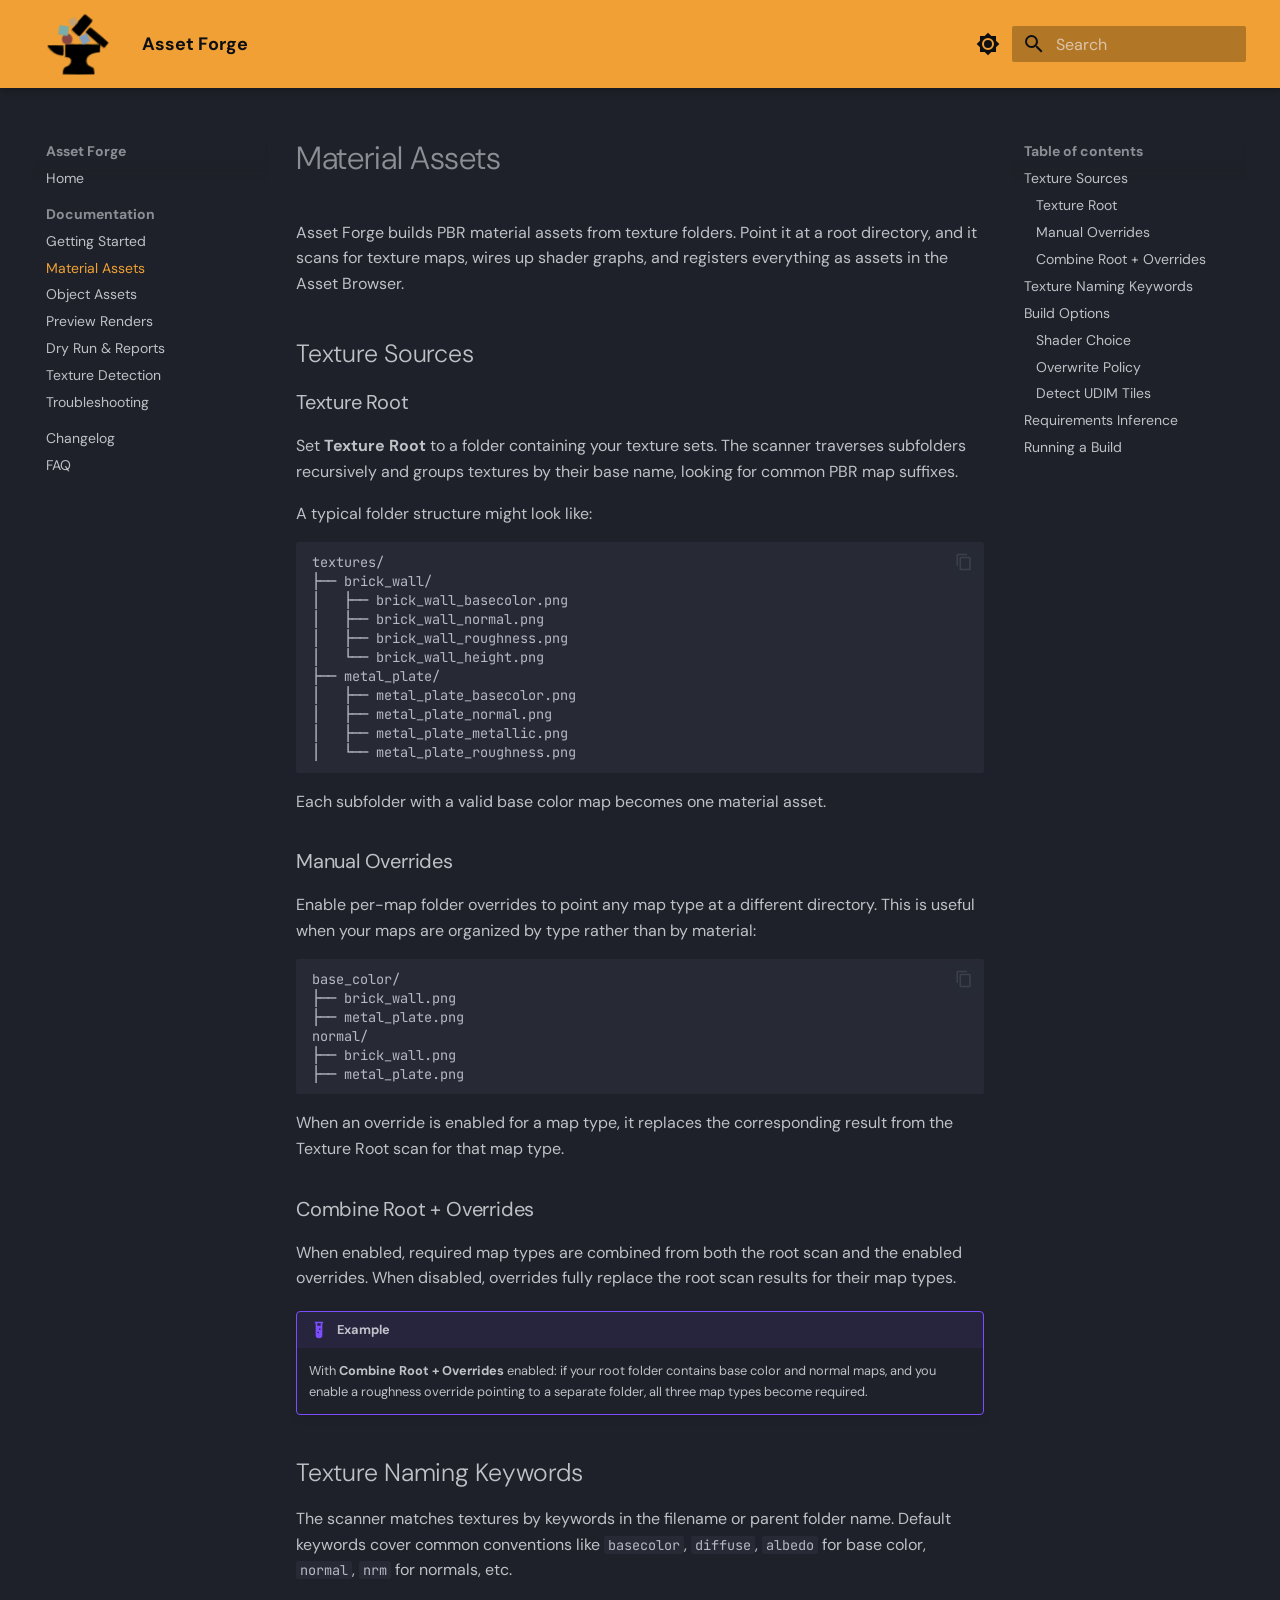
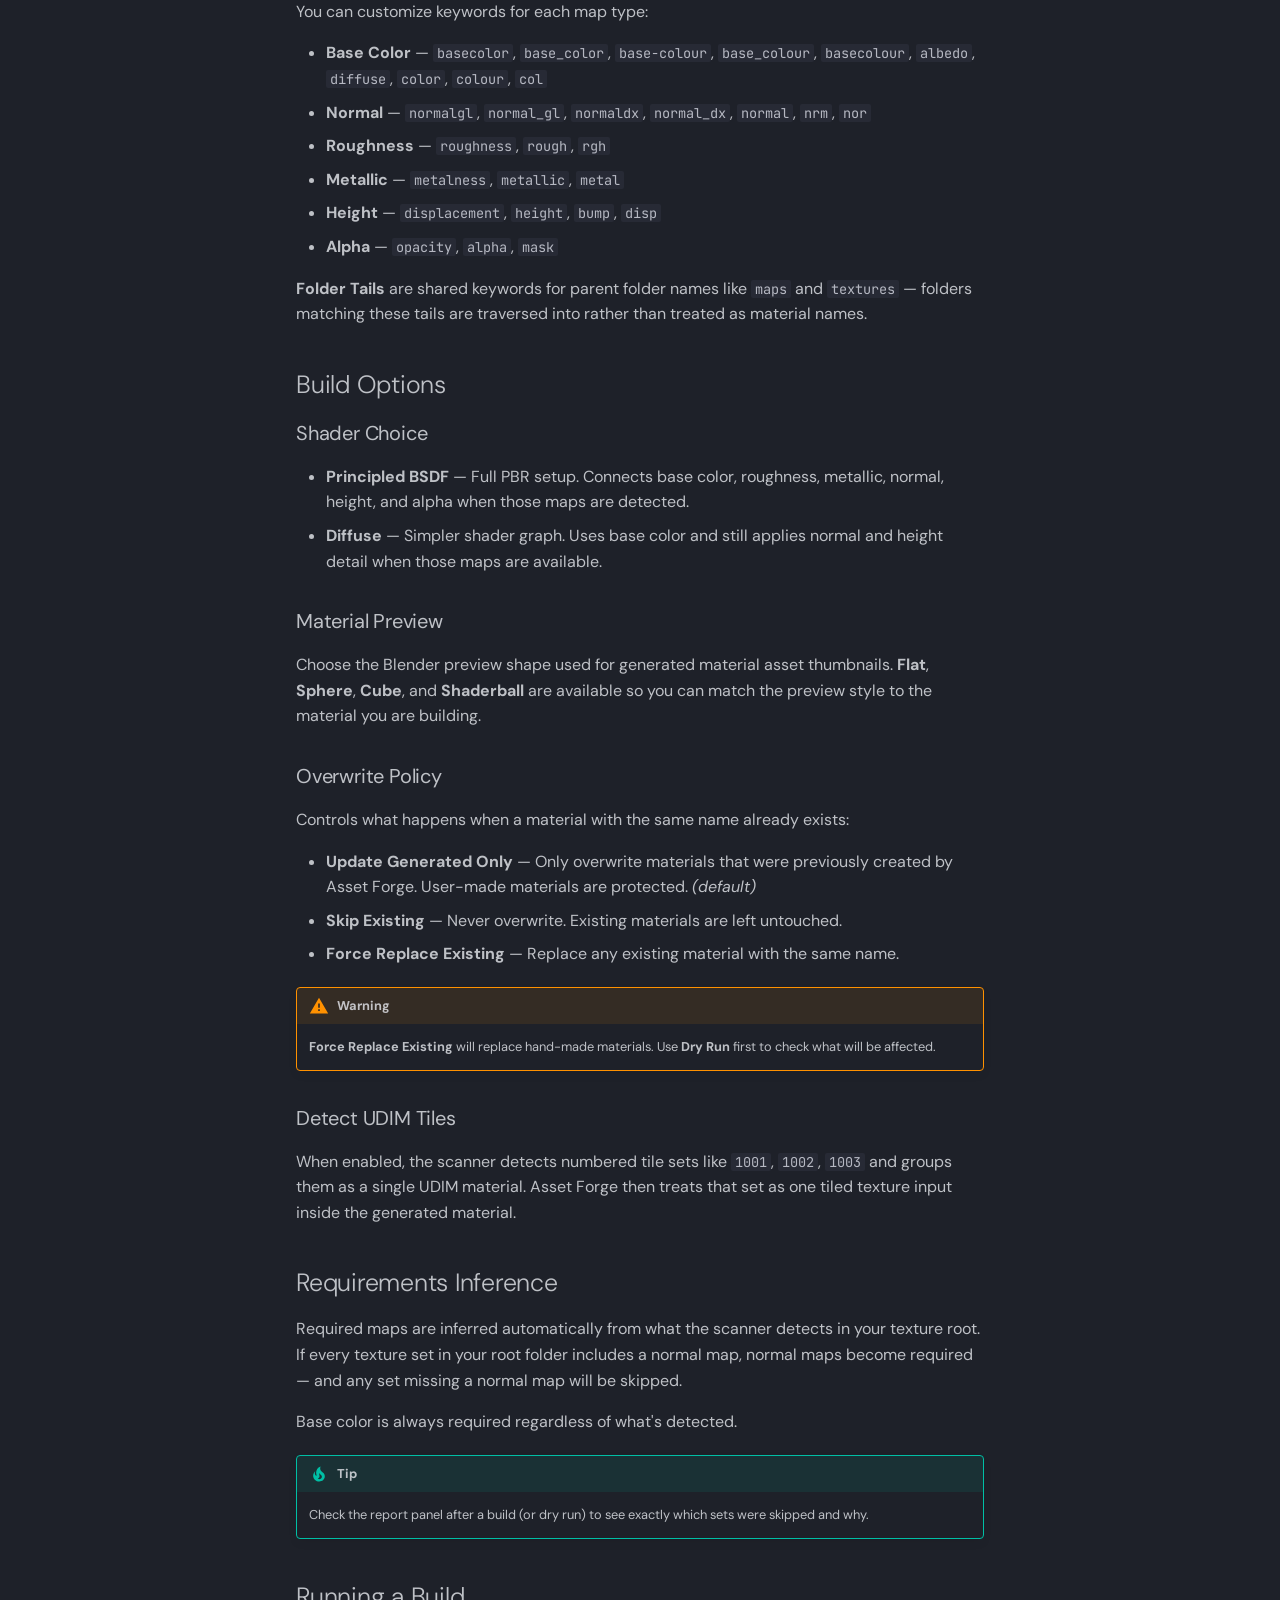
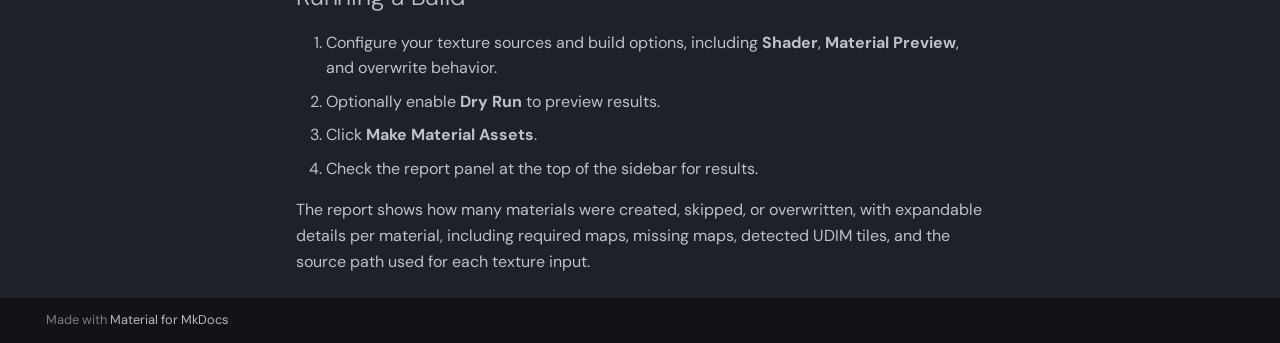
<file: documentation/material-assets/index.html>
<!doctype html>
<html lang="en" class="no-js">
  <head>
    
      <meta charset="utf-8">
      <meta name="viewport" content="width=device-width,initial-scale=1">
      
        <meta name="description" content="Build material assets, object assets, and preview renders from texture folders directly inside Blender's Asset Browser.">
      
      
        <meta name="author" content="StellArc">
      
      
        <link rel="canonical" href="https://stellarcreal.github.io/Asset-Forge-site/documentation/material-assets/">
      
      
        <link rel="prev" href="../getting-started/">
      
      
        <link rel="next" href="../object-assets/">
      
      
        
      
      
      <link rel="icon" href="../../assets/favicon.png">
      <meta name="generator" content="mkdocs-1.6.1, mkdocs-material-9.7.6">
    
    
      
        <title>Material Assets - Asset Forge</title>
      
    
    
      <link rel="stylesheet" href="../../assets/stylesheets/main.484c7ddc.min.css">
      
        
        <link rel="stylesheet" href="../../assets/stylesheets/palette.ab4e12ef.min.css">
      
      


    
    
      
    
    
      
        
        
        <link rel="preconnect" href="https://fonts.gstatic.com" crossorigin>
        <link rel="stylesheet" href="https://fonts.googleapis.com/css?family=DM+Sans:300,300i,400,400i,700,700i%7CJetBrains+Mono:400,400i,700,700i&display=fallback">
        <style>:root{--md-text-font:"DM Sans";--md-code-font:"JetBrains Mono"}</style>
      
    
    
      <link rel="stylesheet" href="../../stylesheets/extra.css">
    
    <script>__md_scope=new URL("../..",location),__md_hash=e=>[...e].reduce(((e,_)=>(e<<5)-e+_.charCodeAt(0)),0),__md_get=(e,_=localStorage,t=__md_scope)=>JSON.parse(_.getItem(t.pathname+"."+e)),__md_set=(e,_,t=localStorage,a=__md_scope)=>{try{t.setItem(a.pathname+"."+e,JSON.stringify(_))}catch(e){}}</script>
    
      

    
    
  </head>
  
  
    
    
      
    
    
    
    
    <body dir="ltr" data-md-color-scheme="slate" data-md-color-primary="custom" data-md-color-accent="amber">
  
    
    <input class="md-toggle" data-md-toggle="drawer" type="checkbox" id="__drawer" autocomplete="off">
    <input class="md-toggle" data-md-toggle="search" type="checkbox" id="__search" autocomplete="off">
    <label class="md-overlay" for="__drawer"></label>
    <div data-md-component="skip">
      
        
        <a href="#material-assets" class="md-skip">
          Skip to content
        </a>
      
    </div>
    <div data-md-component="announce">
      
    </div>
    
    
      

  

<header class="md-header md-header--shadow" data-md-component="header">
  <nav class="md-header__inner md-grid" aria-label="Header">
    <a href="../.." title="Asset Forge" class="md-header__button md-logo" aria-label="Asset Forge" data-md-component="logo">
      
  
  <img src="../../assets/images/favicon.png" alt="Asset Forge logo" style="width:100%;height:100%;object-fit:contain;">

    </a>
    <label class="md-header__button md-icon" for="__drawer">
      
      <svg xmlns="http://www.w3.org/2000/svg" viewBox="0 0 24 24"><path d="M3 6h18v2H3zm0 5h18v2H3zm0 5h18v2H3z"/></svg>
    </label>
    <div class="md-header__title" data-md-component="header-title">
      <div class="md-header__ellipsis">
        <div class="md-header__topic">
          <span class="md-ellipsis">
            Asset Forge
          </span>
        </div>
        <div class="md-header__topic" data-md-component="header-topic">
          <span class="md-ellipsis">
            
              Material Assets
            
          </span>
        </div>
      </div>
    </div>
    
      
        <form class="md-header__option" data-md-component="palette">
  
    
    
    
    <input class="md-option" data-md-color-media="" data-md-color-scheme="slate" data-md-color-primary="custom" data-md-color-accent="amber"  aria-label="Switch to light mode"  type="radio" name="__palette" id="__palette_0">
    
      <label class="md-header__button md-icon" title="Switch to light mode" for="__palette_1" hidden>
        <svg xmlns="http://www.w3.org/2000/svg" viewBox="0 0 24 24"><path d="M12 8a4 4 0 0 0-4 4 4 4 0 0 0 4 4 4 4 0 0 0 4-4 4 4 0 0 0-4-4m0 10a6 6 0 0 1-6-6 6 6 0 0 1 6-6 6 6 0 0 1 6 6 6 6 0 0 1-6 6m8-9.31V4h-4.69L12 .69 8.69 4H4v4.69L.69 12 4 15.31V20h4.69L12 23.31 15.31 20H20v-4.69L23.31 12z"/></svg>
      </label>
    
  
    
    
    
    <input class="md-option" data-md-color-media="" data-md-color-scheme="default" data-md-color-primary="custom" data-md-color-accent="amber"  aria-label="Switch to dark mode"  type="radio" name="__palette" id="__palette_1">
    
      <label class="md-header__button md-icon" title="Switch to dark mode" for="__palette_0" hidden>
        <svg xmlns="http://www.w3.org/2000/svg" viewBox="0 0 24 24"><path d="M12 18c-.89 0-1.74-.2-2.5-.55C11.56 16.5 13 14.42 13 12s-1.44-4.5-3.5-5.45C10.26 6.2 11.11 6 12 6a6 6 0 0 1 6 6 6 6 0 0 1-6 6m8-9.31V4h-4.69L12 .69 8.69 4H4v4.69L.69 12 4 15.31V20h4.69L12 23.31 15.31 20H20v-4.69L23.31 12z"/></svg>
      </label>
    
  
</form>
      
    
    
      <script>var palette=__md_get("__palette");if(palette&&palette.color){if("(prefers-color-scheme)"===palette.color.media){var media=matchMedia("(prefers-color-scheme: light)"),input=document.querySelector(media.matches?"[data-md-color-media='(prefers-color-scheme: light)']":"[data-md-color-media='(prefers-color-scheme: dark)']");palette.color.media=input.getAttribute("data-md-color-media"),palette.color.scheme=input.getAttribute("data-md-color-scheme"),palette.color.primary=input.getAttribute("data-md-color-primary"),palette.color.accent=input.getAttribute("data-md-color-accent")}for(var[key,value]of Object.entries(palette.color))document.body.setAttribute("data-md-color-"+key,value)}</script>
    
    
    
      
      
        <label class="md-header__button md-icon" for="__search">
          
          <svg xmlns="http://www.w3.org/2000/svg" viewBox="0 0 24 24"><path d="M9.5 3A6.5 6.5 0 0 1 16 9.5c0 1.61-.59 3.09-1.56 4.23l.27.27h.79l5 5-1.5 1.5-5-5v-.79l-.27-.27A6.52 6.52 0 0 1 9.5 16 6.5 6.5 0 0 1 3 9.5 6.5 6.5 0 0 1 9.5 3m0 2C7 5 5 7 5 9.5S7 14 9.5 14 14 12 14 9.5 12 5 9.5 5"/></svg>
        </label>
        <div class="md-search" data-md-component="search" role="dialog">
  <label class="md-search__overlay" for="__search"></label>
  <div class="md-search__inner" role="search">
    <form class="md-search__form" name="search">
      <input type="text" class="md-search__input" name="query" aria-label="Search" placeholder="Search" autocapitalize="off" autocorrect="off" autocomplete="off" spellcheck="false" data-md-component="search-query" required>
      <label class="md-search__icon md-icon" for="__search">
        
        <svg xmlns="http://www.w3.org/2000/svg" viewBox="0 0 24 24"><path d="M9.5 3A6.5 6.5 0 0 1 16 9.5c0 1.61-.59 3.09-1.56 4.23l.27.27h.79l5 5-1.5 1.5-5-5v-.79l-.27-.27A6.52 6.52 0 0 1 9.5 16 6.5 6.5 0 0 1 3 9.5 6.5 6.5 0 0 1 9.5 3m0 2C7 5 5 7 5 9.5S7 14 9.5 14 14 12 14 9.5 12 5 9.5 5"/></svg>
        
        <svg xmlns="http://www.w3.org/2000/svg" viewBox="0 0 24 24"><path d="M20 11v2H8l5.5 5.5-1.42 1.42L4.16 12l7.92-7.92L13.5 5.5 8 11z"/></svg>
      </label>
      <nav class="md-search__options" aria-label="Search">
        
        <button type="reset" class="md-search__icon md-icon" title="Clear" aria-label="Clear" tabindex="-1">
          
          <svg xmlns="http://www.w3.org/2000/svg" viewBox="0 0 24 24"><path d="M19 6.41 17.59 5 12 10.59 6.41 5 5 6.41 10.59 12 5 17.59 6.41 19 12 13.41 17.59 19 19 17.59 13.41 12z"/></svg>
        </button>
      </nav>
      
        <div class="md-search__suggest" data-md-component="search-suggest"></div>
      
    </form>
    <div class="md-search__output">
      <div class="md-search__scrollwrap" tabindex="0" data-md-scrollfix>
        <div class="md-search-result" data-md-component="search-result">
          <div class="md-search-result__meta">
            Initializing search
          </div>
          <ol class="md-search-result__list" role="presentation"></ol>
        </div>
      </div>
    </div>
  </div>
</div>
  </nav>
  
</header>
    
    <div class="md-container" data-md-component="container">
      
      
        
          
        
      
      <main class="md-main" data-md-component="main">
        <div class="md-main__inner md-grid">
          
            
              
              <div class="md-sidebar md-sidebar--primary" data-md-component="sidebar" data-md-type="navigation" >
                <div class="md-sidebar__scrollwrap">
                  <div class="md-sidebar__inner">
                    



<nav class="md-nav md-nav--primary" aria-label="Navigation" data-md-level="0">
  <label class="md-nav__title" for="__drawer">
    <a href="../.." title="Asset Forge" class="md-nav__button md-logo" aria-label="Asset Forge" data-md-component="logo">
      
  
  <img src="../../assets/images/favicon.png" alt="Asset Forge logo" style="width:100%;height:100%;object-fit:contain;">

    </a>
    Asset Forge
  </label>
  
  <ul class="md-nav__list" data-md-scrollfix>
    
      
      
  
  
  
  
    <li class="md-nav__item">
      <a href="../.." class="md-nav__link">
        
  
  
  <span class="md-ellipsis">
    
  
    Home
  

    
  </span>
  
  

      </a>
    </li>
  

    
      
      
  
  
    
  
  
  
    
    
    
    
      
        
        
      
    
    
    <li class="md-nav__item md-nav__item--active md-nav__item--section md-nav__item--nested">
      
        
        
        <input class="md-nav__toggle md-toggle " type="checkbox" id="__nav_2" checked>
        
          
          <label class="md-nav__link" for="__nav_2" id="__nav_2_label" tabindex="">
            
  
  
  <span class="md-ellipsis">
    
  
    Documentation
  

    
  </span>
  
  

            <span class="md-nav__icon md-icon"></span>
          </label>
        
        <nav class="md-nav" data-md-level="1" aria-labelledby="__nav_2_label" aria-expanded="true">
          <label class="md-nav__title" for="__nav_2">
            <span class="md-nav__icon md-icon"></span>
            
  
    Documentation
  

          </label>
          <ul class="md-nav__list" data-md-scrollfix>
            
              
                
  
  
  
  
    <li class="md-nav__item">
      <a href="../getting-started/" class="md-nav__link">
        
  
  
  <span class="md-ellipsis">
    
  
    Getting Started
  

    
  </span>
  
  

      </a>
    </li>
  

              
            
              
                
  
  
    
  
  
  
    <li class="md-nav__item md-nav__item--active">
      
      <input class="md-nav__toggle md-toggle" type="checkbox" id="__toc">
      
      
        
      
      
        <label class="md-nav__link md-nav__link--active" for="__toc">
          
  
  
  <span class="md-ellipsis">
    
  
    Material Assets
  

    
  </span>
  
  

          <span class="md-nav__icon md-icon"></span>
        </label>
      
      <a href="./" class="md-nav__link md-nav__link--active">
        
  
  
  <span class="md-ellipsis">
    
  
    Material Assets
  

    
  </span>
  
  

      </a>
      
        

<nav class="md-nav md-nav--secondary" aria-label="Table of contents">
  
  
  
    
  
  
    <label class="md-nav__title" for="__toc">
      <span class="md-nav__icon md-icon"></span>
      Table of contents
    </label>
    <ul class="md-nav__list" data-md-component="toc" data-md-scrollfix>
      
        <li class="md-nav__item">
  <a href="#texture-sources" class="md-nav__link">
    <span class="md-ellipsis">
      
        Texture Sources
      
    </span>
  </a>
  
    <nav class="md-nav" aria-label="Texture Sources">
      <ul class="md-nav__list">
        
          <li class="md-nav__item">
  <a href="#texture-root" class="md-nav__link">
    <span class="md-ellipsis">
      
        Texture Root
      
    </span>
  </a>
  
</li>
        
          <li class="md-nav__item">
  <a href="#manual-overrides" class="md-nav__link">
    <span class="md-ellipsis">
      
        Manual Overrides
      
    </span>
  </a>
  
</li>
        
          <li class="md-nav__item">
  <a href="#combine-root-overrides" class="md-nav__link">
    <span class="md-ellipsis">
      
        Combine Root + Overrides
      
    </span>
  </a>
  
</li>
        
      </ul>
    </nav>
  
</li>
      
        <li class="md-nav__item">
  <a href="#texture-naming-keywords" class="md-nav__link">
    <span class="md-ellipsis">
      
        Texture Naming Keywords
      
    </span>
  </a>
  
</li>
      
        <li class="md-nav__item">
  <a href="#build-options" class="md-nav__link">
    <span class="md-ellipsis">
      
        Build Options
      
    </span>
  </a>
  
    <nav class="md-nav" aria-label="Build Options">
      <ul class="md-nav__list">
        
          <li class="md-nav__item">
  <a href="#shader-choice" class="md-nav__link">
    <span class="md-ellipsis">
      
        Shader Choice
      
    </span>
  </a>
  
</li>
        
          <li class="md-nav__item">
  <a href="#overwrite-policy" class="md-nav__link">
    <span class="md-ellipsis">
      
        Overwrite Policy
      
    </span>
  </a>
  
</li>
        
          <li class="md-nav__item">
  <a href="#detect-udim-tiles" class="md-nav__link">
    <span class="md-ellipsis">
      
        Detect UDIM Tiles
      
    </span>
  </a>
  
</li>
        
      </ul>
    </nav>
  
</li>
      
        <li class="md-nav__item">
  <a href="#requirements-inference" class="md-nav__link">
    <span class="md-ellipsis">
      
        Requirements Inference
      
    </span>
  </a>
  
</li>
      
        <li class="md-nav__item">
  <a href="#running-a-build" class="md-nav__link">
    <span class="md-ellipsis">
      
        Running a Build
      
    </span>
  </a>
  
</li>
      
    </ul>
  
</nav>
      
    </li>
  

              
            
              
                
  
  
  
  
    <li class="md-nav__item">
      <a href="../object-assets/" class="md-nav__link">
        
  
  
  <span class="md-ellipsis">
    
  
    Object Assets
  

    
  </span>
  
  

      </a>
    </li>
  

              
            
              
                
  
  
  
  
    <li class="md-nav__item">
      <a href="../preview-renders/" class="md-nav__link">
        
  
  
  <span class="md-ellipsis">
    
  
    Preview Renders
  

    
  </span>
  
  

      </a>
    </li>
  

              
            
              
                
  
  
  
  
    <li class="md-nav__item">
      <a href="../dry-run/" class="md-nav__link">
        
  
  
  <span class="md-ellipsis">
    
  
    Dry Run & Reports
  

    
  </span>
  
  

      </a>
    </li>
  

              
            
              
                
  
  
  
  
    <li class="md-nav__item">
      <a href="../texture-detection/" class="md-nav__link">
        
  
  
  <span class="md-ellipsis">
    
  
    Texture Detection
  

    
  </span>
  
  

      </a>
    </li>
  

              
            
              
                
  
  
  
  
    <li class="md-nav__item">
      <a href="../troubleshooting/" class="md-nav__link">
        
  
  
  <span class="md-ellipsis">
    
  
    Troubleshooting
  

    
  </span>
  
  

      </a>
    </li>
  

              
            
          </ul>
        </nav>
      
    </li>
  

    
      
      
  
  
  
  
    <li class="md-nav__item">
      <a href="../../changelog/" class="md-nav__link">
        
  
  
  <span class="md-ellipsis">
    
  
    Changelog
  

    
  </span>
  
  

      </a>
    </li>
  

    
      
      
  
  
  
  
    <li class="md-nav__item">
      <a href="../../faq/" class="md-nav__link">
        
  
  
  <span class="md-ellipsis">
    
  
    FAQ
  

    
  </span>
  
  

      </a>
    </li>
  

    
  </ul>
</nav>
                  </div>
                </div>
              </div>
            
            
              
              <div class="md-sidebar md-sidebar--secondary" data-md-component="sidebar" data-md-type="toc" >
                <div class="md-sidebar__scrollwrap">
                  <div class="md-sidebar__inner">
                    

<nav class="md-nav md-nav--secondary" aria-label="Table of contents">
  
  
  
    
  
  
    <label class="md-nav__title" for="__toc">
      <span class="md-nav__icon md-icon"></span>
      Table of contents
    </label>
    <ul class="md-nav__list" data-md-component="toc" data-md-scrollfix>
      
        <li class="md-nav__item">
  <a href="#texture-sources" class="md-nav__link">
    <span class="md-ellipsis">
      
        Texture Sources
      
    </span>
  </a>
  
    <nav class="md-nav" aria-label="Texture Sources">
      <ul class="md-nav__list">
        
          <li class="md-nav__item">
  <a href="#texture-root" class="md-nav__link">
    <span class="md-ellipsis">
      
        Texture Root
      
    </span>
  </a>
  
</li>
        
          <li class="md-nav__item">
  <a href="#manual-overrides" class="md-nav__link">
    <span class="md-ellipsis">
      
        Manual Overrides
      
    </span>
  </a>
  
</li>
        
          <li class="md-nav__item">
  <a href="#combine-root-overrides" class="md-nav__link">
    <span class="md-ellipsis">
      
        Combine Root + Overrides
      
    </span>
  </a>
  
</li>
        
      </ul>
    </nav>
  
</li>
      
        <li class="md-nav__item">
  <a href="#texture-naming-keywords" class="md-nav__link">
    <span class="md-ellipsis">
      
        Texture Naming Keywords
      
    </span>
  </a>
  
</li>
      
        <li class="md-nav__item">
  <a href="#build-options" class="md-nav__link">
    <span class="md-ellipsis">
      
        Build Options
      
    </span>
  </a>
  
    <nav class="md-nav" aria-label="Build Options">
      <ul class="md-nav__list">
        
          <li class="md-nav__item">
  <a href="#shader-choice" class="md-nav__link">
    <span class="md-ellipsis">
      
        Shader Choice
      
    </span>
  </a>
  
</li>
        
          <li class="md-nav__item">
  <a href="#overwrite-policy" class="md-nav__link">
    <span class="md-ellipsis">
      
        Overwrite Policy
      
    </span>
  </a>
  
</li>
        
          <li class="md-nav__item">
  <a href="#detect-udim-tiles" class="md-nav__link">
    <span class="md-ellipsis">
      
        Detect UDIM Tiles
      
    </span>
  </a>
  
</li>
        
      </ul>
    </nav>
  
</li>
      
        <li class="md-nav__item">
  <a href="#requirements-inference" class="md-nav__link">
    <span class="md-ellipsis">
      
        Requirements Inference
      
    </span>
  </a>
  
</li>
      
        <li class="md-nav__item">
  <a href="#running-a-build" class="md-nav__link">
    <span class="md-ellipsis">
      
        Running a Build
      
    </span>
  </a>
  
</li>
      
    </ul>
  
</nav>
                  </div>
                </div>
              </div>
            
          
          
            <div class="md-content" data-md-component="content">
              
              <article class="md-content__inner md-typeset">
                
                  


  
  


<h1 id="material-assets">Material Assets<a class="headerlink" href="#material-assets" title="Permanent link">&para;</a></h1>
<p>Asset Forge builds PBR material assets from texture folders. Point it at a root directory, and it scans for texture maps, wires up shader graphs, and registers everything as assets in the Asset Browser.</p>
<h2 id="texture-sources">Texture Sources<a class="headerlink" href="#texture-sources" title="Permanent link">&para;</a></h2>
<h3 id="texture-root">Texture Root<a class="headerlink" href="#texture-root" title="Permanent link">&para;</a></h3>
<p>Set <strong>Texture Root</strong> to a folder containing your texture sets. The scanner traverses subfolders recursively and groups textures by their base name, looking for common PBR map suffixes.</p>
<p>A typical folder structure might look like:</p>
<div class="highlight"><pre><span></span><code>textures/
├── brick_wall/
│   ├── brick_wall_basecolor.png
│   ├── brick_wall_normal.png
│   ├── brick_wall_roughness.png
│   └── brick_wall_height.png
├── metal_plate/
│   ├── metal_plate_basecolor.png
│   ├── metal_plate_normal.png
│   ├── metal_plate_metallic.png
│   └── metal_plate_roughness.png
</code></pre></div>
<p>Each subfolder with a valid base color map becomes one material asset.</p>
<h3 id="manual-overrides">Manual Overrides<a class="headerlink" href="#manual-overrides" title="Permanent link">&para;</a></h3>
<p>Enable per-map folder overrides to point any map type at a different directory. This is useful when your maps are organized by type rather than by material:</p>
<div class="highlight"><pre><span></span><code>base_color/
├── brick_wall.png
├── metal_plate.png
normal/
├── brick_wall.png
├── metal_plate.png
</code></pre></div>
<p>When an override is enabled for a map type, it replaces the corresponding result from the Texture Root scan for that map type.</p>
<h3 id="combine-root-overrides">Combine Root + Overrides<a class="headerlink" href="#combine-root-overrides" title="Permanent link">&para;</a></h3>
<p>When enabled, required map types are combined from both the root scan and the enabled overrides. When disabled, overrides fully replace the root scan results for their map types.</p>
<div class="admonition example">
<p class="admonition-title">Example</p>
<p>With <strong>Combine Root + Overrides</strong> enabled: if your root folder contains base color and normal maps, and you enable a roughness override pointing to a separate folder, all three map types become required.</p>
</div>
<h2 id="texture-naming-keywords">Texture Naming Keywords<a class="headerlink" href="#texture-naming-keywords" title="Permanent link">&para;</a></h2>
<p>The scanner matches textures by keywords in the filename or parent folder name. Default keywords cover common conventions like <code>basecolor</code>, <code>diffuse</code>, <code>albedo</code> for base color, <code>normal</code>, <code>nrm</code> for normals, etc.</p>
<p>You can customize keywords for each map type:</p>
<ul>
<li><strong>Base Color</strong> — <code>basecolor</code>, <code>base_color</code>, <code>base-colour</code>, <code>base_colour</code>, <code>basecolour</code>, <code>albedo</code>, <code>diffuse</code>, <code>color</code>, <code>colour</code>, <code>col</code></li>
<li><strong>Normal</strong> — <code>normalgl</code>, <code>normal_gl</code>, <code>normaldx</code>, <code>normal_dx</code>, <code>normal</code>, <code>nrm</code>, <code>nor</code></li>
<li><strong>Roughness</strong> — <code>roughness</code>, <code>rough</code>, <code>rgh</code></li>
<li><strong>Metallic</strong> — <code>metalness</code>, <code>metallic</code>, <code>metal</code></li>
<li><strong>Height</strong> — <code>displacement</code>, <code>height</code>, <code>bump</code>, <code>disp</code></li>
<li><strong>Alpha</strong> — <code>opacity</code>, <code>alpha</code>, <code>mask</code></li>
</ul>
<p><strong>Folder Tails</strong> are shared keywords for parent folder names like <code>maps</code> and <code>textures</code> — folders matching these tails are traversed into rather than treated as material names.</p>
<h2 id="build-options">Build Options<a class="headerlink" href="#build-options" title="Permanent link">&para;</a></h2>
<h3 id="shader-choice">Shader Choice<a class="headerlink" href="#shader-choice" title="Permanent link">&para;</a></h3>
<ul>
<li><strong>Principled BSDF</strong> — Full PBR setup. Connects base color, roughness, metallic, normal, height, and alpha when those maps are detected.</li>
<li><strong>Diffuse</strong> — Simpler shader graph. Uses base color and still applies normal and height detail when those maps are available.</li>
</ul>
<h3 id="material-preview">Material Preview<a class="headerlink" href="#material-preview" title="Permanent link">&para;</a></h3>
<p>Choose the Blender preview shape used for generated material asset thumbnails. <strong>Flat</strong>, <strong>Sphere</strong>, <strong>Cube</strong>, and <strong>Shaderball</strong> are available so you can match the preview style to the material you are building.</p>
<h3 id="overwrite-policy">Overwrite Policy<a class="headerlink" href="#overwrite-policy" title="Permanent link">&para;</a></h3>
<p>Controls what happens when a material with the same name already exists:</p>
<ul>
<li><strong>Update Generated Only</strong> — Only overwrite materials that were previously created by Asset Forge. User-made materials are protected. <em>(default)</em></li>
<li><strong>Skip Existing</strong> — Never overwrite. Existing materials are left untouched.</li>
<li><strong>Force Replace Existing</strong> — Replace any existing material with the same name.</li>
</ul>
<div class="admonition warning">
<p class="admonition-title">Warning</p>
<p><strong>Force Replace Existing</strong> will replace hand-made materials. Use <strong>Dry Run</strong> first to check what will be affected.</p>
</div>
<h3 id="detect-udim-tiles">Detect UDIM Tiles<a class="headerlink" href="#detect-udim-tiles" title="Permanent link">&para;</a></h3>
<p>When enabled, the scanner detects numbered tile sets like <code>1001</code>, <code>1002</code>, <code>1003</code> and groups them as a single UDIM material. Asset Forge then treats that set as one tiled texture input inside the generated material.</p>
<h2 id="requirements-inference">Requirements Inference<a class="headerlink" href="#requirements-inference" title="Permanent link">&para;</a></h2>
<p>Required maps are inferred automatically from what the scanner detects in your texture root. If every texture set in your root folder includes a normal map, normal maps become required — and any set missing a normal map will be skipped.</p>
<p>Base color is always required regardless of what's detected.</p>
<div class="admonition tip">
<p class="admonition-title">Tip</p>
<p>Check the report panel after a build (or dry run) to see exactly which sets were skipped and why.</p>
</div>
<h2 id="running-a-build">Running a Build<a class="headerlink" href="#running-a-build" title="Permanent link">&para;</a></h2>
<ol>
<li>Configure your texture sources and build options, including <strong>Shader</strong>, <strong>Material Preview</strong>, and overwrite behavior.</li>
<li>Optionally enable <strong>Dry Run</strong> to preview results.</li>
<li>Click <strong>Make Material Assets</strong>.</li>
<li>Check the report panel at the top of the sidebar for results.</li>
</ol>
<p>The report shows how many materials were created, skipped, or overwritten, with expandable details per material, including required maps, missing maps, detected UDIM tiles, and the source path used for each texture input.</p>












                
              </article>
            </div>
          
          
<script>var target=document.getElementById(location.hash.slice(1));target&&target.name&&(target.checked=target.name.startsWith("__tabbed_"))</script>
        </div>
        
          <button type="button" class="md-top md-icon" data-md-component="top" hidden>
  
  <svg xmlns="http://www.w3.org/2000/svg" viewBox="0 0 24 24"><path d="M13 20h-2V8l-5.5 5.5-1.42-1.42L12 4.16l7.92 7.92-1.42 1.42L13 8z"/></svg>
  Back to top
</button>
        
      </main>
      
        <footer class="md-footer">
  
  <div class="md-footer-meta md-typeset">
    <div class="md-footer-meta__inner md-grid">
      <div class="md-copyright">
  
  
    Made with
    <a href="https://squidfunk.github.io/mkdocs-material/" target="_blank" rel="noopener">
      Material for MkDocs
    </a>
  
</div>
    </div>
  </div>
</footer>
      
    </div>
    <div class="md-dialog" data-md-component="dialog">
      <div class="md-dialog__inner md-typeset"></div>
    </div>
    
    
    
      
      
      <script id="__config" type="application/json">{"annotate": null, "base": "../..", "features": ["navigation.sections", "navigation.expand", "navigation.top", "search.suggest", "search.highlight", "content.code.copy", "toc.follow"], "search": "../../assets/javascripts/workers/search.2c215733.min.js", "tags": null, "translations": {"clipboard.copied": "Copied to clipboard", "clipboard.copy": "Copy to clipboard", "search.result.more.one": "1 more on this page", "search.result.more.other": "# more on this page", "search.result.none": "No matching documents", "search.result.one": "1 matching document", "search.result.other": "# matching documents", "search.result.placeholder": "Type to start searching", "search.result.term.missing": "Missing", "select.version": "Select version"}, "version": null}</script>
    
    
      <script src="../../assets/javascripts/bundle.79ae519e.min.js"></script>
      
    
  </body>
</html>
</file>
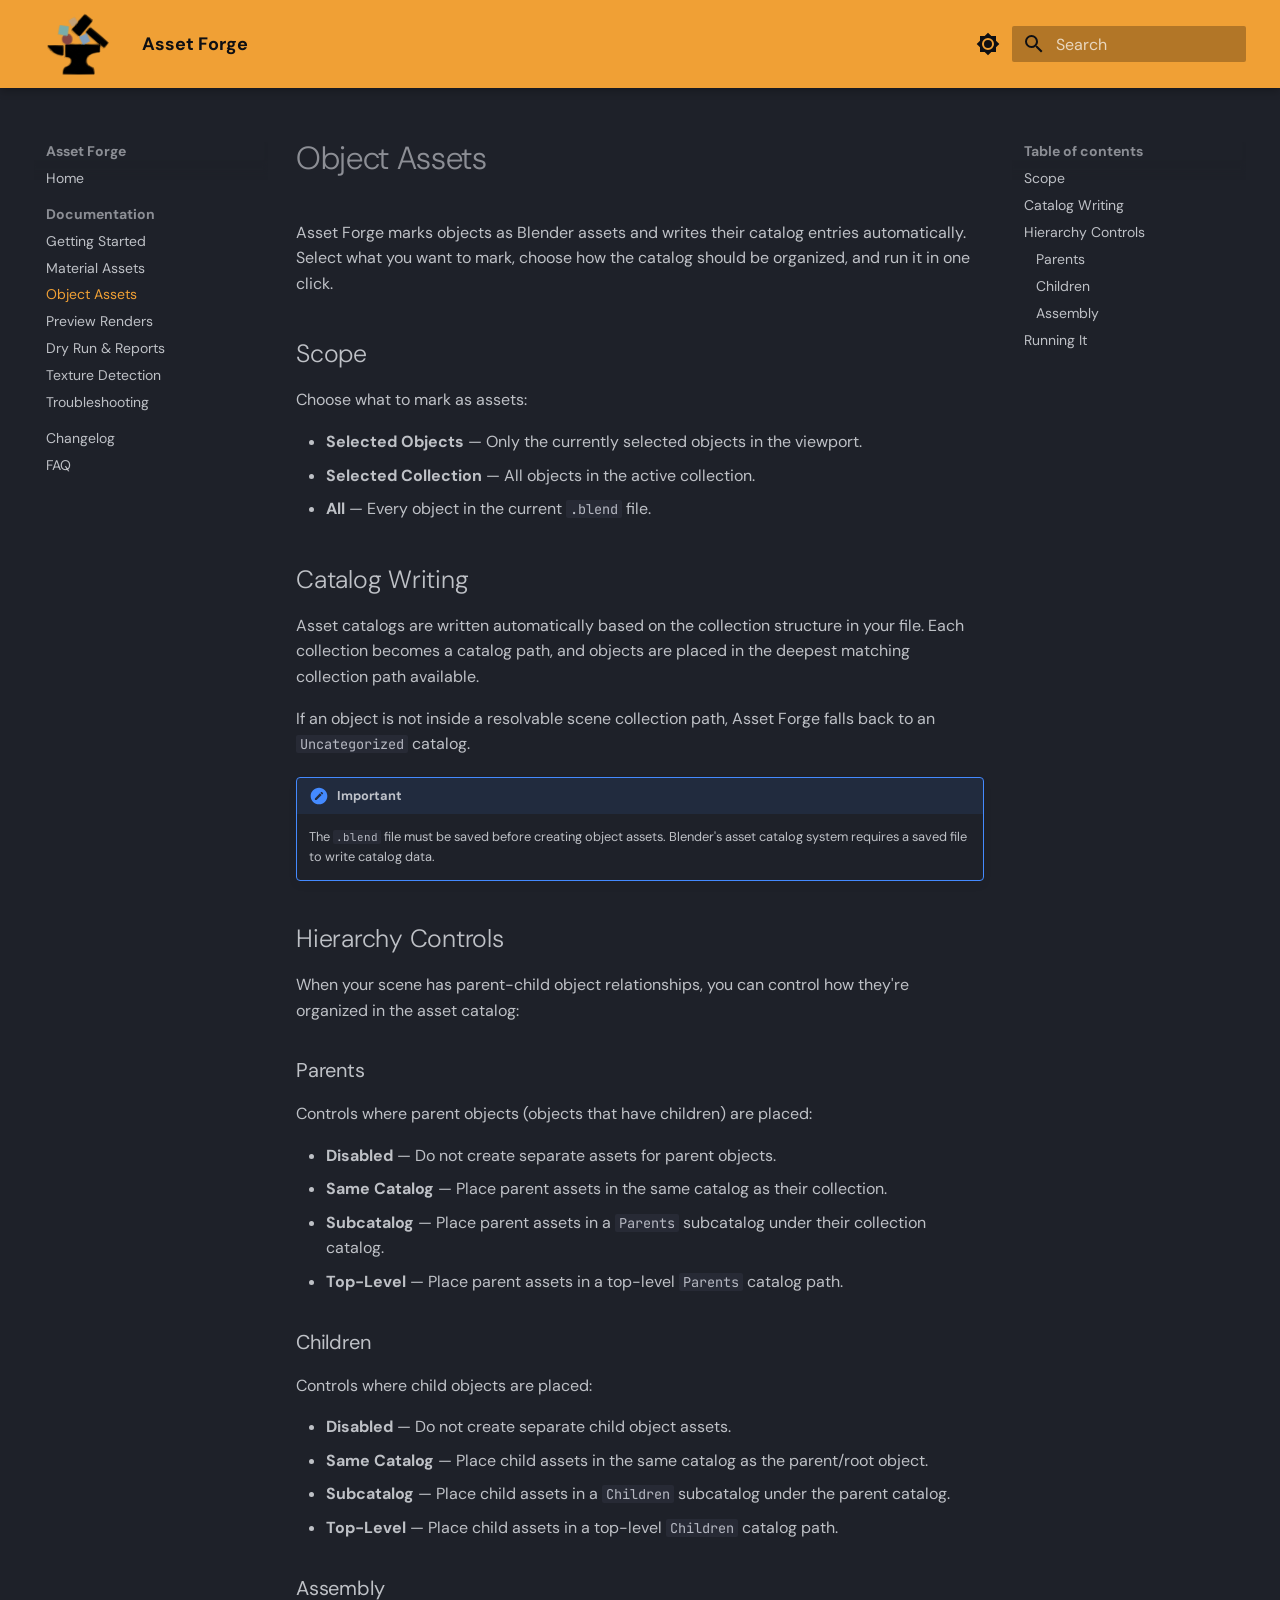
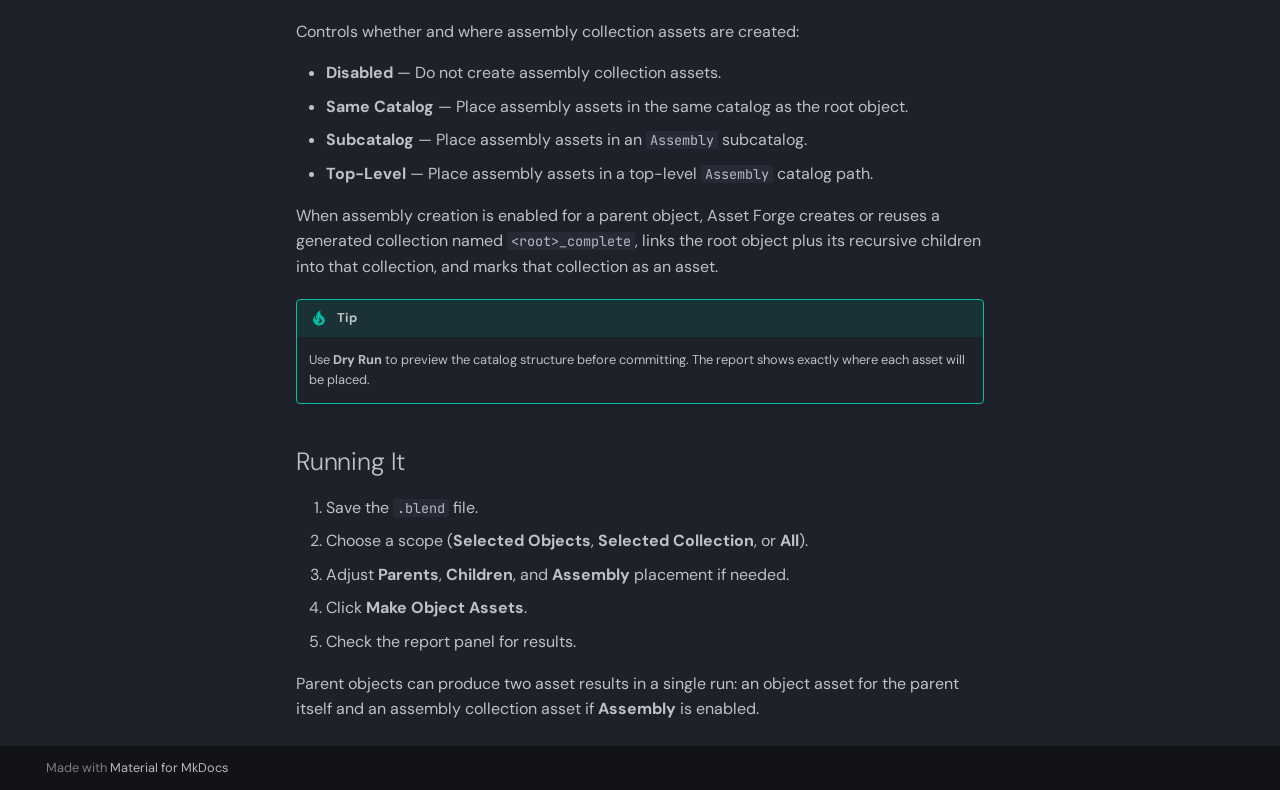
<file: documentation/object-assets/index.html>
<!doctype html>
<html lang="en" class="no-js">
  <head>
    
      <meta charset="utf-8">
      <meta name="viewport" content="width=device-width,initial-scale=1">
      
        <meta name="description" content="Build material assets, object assets, and preview renders from texture folders directly inside Blender's Asset Browser.">
      
      
        <meta name="author" content="StellArc">
      
      
        <link rel="canonical" href="https://stellarcreal.github.io/Asset-Forge-site/documentation/object-assets/">
      
      
        <link rel="prev" href="../material-assets/">
      
      
        <link rel="next" href="../preview-renders/">
      
      
        
      
      
      <link rel="icon" href="../../assets/favicon.png">
      <meta name="generator" content="mkdocs-1.6.1, mkdocs-material-9.7.6">
    
    
      
        <title>Object Assets - Asset Forge</title>
      
    
    
      <link rel="stylesheet" href="../../assets/stylesheets/main.484c7ddc.min.css">
      
        
        <link rel="stylesheet" href="../../assets/stylesheets/palette.ab4e12ef.min.css">
      
      


    
    
      
    
    
      
        
        
        <link rel="preconnect" href="https://fonts.gstatic.com" crossorigin>
        <link rel="stylesheet" href="https://fonts.googleapis.com/css?family=DM+Sans:300,300i,400,400i,700,700i%7CJetBrains+Mono:400,400i,700,700i&display=fallback">
        <style>:root{--md-text-font:"DM Sans";--md-code-font:"JetBrains Mono"}</style>
      
    
    
      <link rel="stylesheet" href="../../stylesheets/extra.css">
    
    <script>__md_scope=new URL("../..",location),__md_hash=e=>[...e].reduce(((e,_)=>(e<<5)-e+_.charCodeAt(0)),0),__md_get=(e,_=localStorage,t=__md_scope)=>JSON.parse(_.getItem(t.pathname+"."+e)),__md_set=(e,_,t=localStorage,a=__md_scope)=>{try{t.setItem(a.pathname+"."+e,JSON.stringify(_))}catch(e){}}</script>
    
      

    
    
  </head>
  
  
    
    
      
    
    
    
    
    <body dir="ltr" data-md-color-scheme="slate" data-md-color-primary="custom" data-md-color-accent="amber">
  
    
    <input class="md-toggle" data-md-toggle="drawer" type="checkbox" id="__drawer" autocomplete="off">
    <input class="md-toggle" data-md-toggle="search" type="checkbox" id="__search" autocomplete="off">
    <label class="md-overlay" for="__drawer"></label>
    <div data-md-component="skip">
      
        
        <a href="#object-assets" class="md-skip">
          Skip to content
        </a>
      
    </div>
    <div data-md-component="announce">
      
    </div>
    
    
      

  

<header class="md-header md-header--shadow" data-md-component="header">
  <nav class="md-header__inner md-grid" aria-label="Header">
    <a href="../.." title="Asset Forge" class="md-header__button md-logo" aria-label="Asset Forge" data-md-component="logo">
      
  
  <img src="../../assets/images/favicon.png" alt="Asset Forge logo" style="width:100%;height:100%;object-fit:contain;">

    </a>
    <label class="md-header__button md-icon" for="__drawer">
      
      <svg xmlns="http://www.w3.org/2000/svg" viewBox="0 0 24 24"><path d="M3 6h18v2H3zm0 5h18v2H3zm0 5h18v2H3z"/></svg>
    </label>
    <div class="md-header__title" data-md-component="header-title">
      <div class="md-header__ellipsis">
        <div class="md-header__topic">
          <span class="md-ellipsis">
            Asset Forge
          </span>
        </div>
        <div class="md-header__topic" data-md-component="header-topic">
          <span class="md-ellipsis">
            
              Object Assets
            
          </span>
        </div>
      </div>
    </div>
    
      
        <form class="md-header__option" data-md-component="palette">
  
    
    
    
    <input class="md-option" data-md-color-media="" data-md-color-scheme="slate" data-md-color-primary="custom" data-md-color-accent="amber"  aria-label="Switch to light mode"  type="radio" name="__palette" id="__palette_0">
    
      <label class="md-header__button md-icon" title="Switch to light mode" for="__palette_1" hidden>
        <svg xmlns="http://www.w3.org/2000/svg" viewBox="0 0 24 24"><path d="M12 8a4 4 0 0 0-4 4 4 4 0 0 0 4 4 4 4 0 0 0 4-4 4 4 0 0 0-4-4m0 10a6 6 0 0 1-6-6 6 6 0 0 1 6-6 6 6 0 0 1 6 6 6 6 0 0 1-6 6m8-9.31V4h-4.69L12 .69 8.69 4H4v4.69L.69 12 4 15.31V20h4.69L12 23.31 15.31 20H20v-4.69L23.31 12z"/></svg>
      </label>
    
  
    
    
    
    <input class="md-option" data-md-color-media="" data-md-color-scheme="default" data-md-color-primary="custom" data-md-color-accent="amber"  aria-label="Switch to dark mode"  type="radio" name="__palette" id="__palette_1">
    
      <label class="md-header__button md-icon" title="Switch to dark mode" for="__palette_0" hidden>
        <svg xmlns="http://www.w3.org/2000/svg" viewBox="0 0 24 24"><path d="M12 18c-.89 0-1.74-.2-2.5-.55C11.56 16.5 13 14.42 13 12s-1.44-4.5-3.5-5.45C10.26 6.2 11.11 6 12 6a6 6 0 0 1 6 6 6 6 0 0 1-6 6m8-9.31V4h-4.69L12 .69 8.69 4H4v4.69L.69 12 4 15.31V20h4.69L12 23.31 15.31 20H20v-4.69L23.31 12z"/></svg>
      </label>
    
  
</form>
      
    
    
      <script>var palette=__md_get("__palette");if(palette&&palette.color){if("(prefers-color-scheme)"===palette.color.media){var media=matchMedia("(prefers-color-scheme: light)"),input=document.querySelector(media.matches?"[data-md-color-media='(prefers-color-scheme: light)']":"[data-md-color-media='(prefers-color-scheme: dark)']");palette.color.media=input.getAttribute("data-md-color-media"),palette.color.scheme=input.getAttribute("data-md-color-scheme"),palette.color.primary=input.getAttribute("data-md-color-primary"),palette.color.accent=input.getAttribute("data-md-color-accent")}for(var[key,value]of Object.entries(palette.color))document.body.setAttribute("data-md-color-"+key,value)}</script>
    
    
    
      
      
        <label class="md-header__button md-icon" for="__search">
          
          <svg xmlns="http://www.w3.org/2000/svg" viewBox="0 0 24 24"><path d="M9.5 3A6.5 6.5 0 0 1 16 9.5c0 1.61-.59 3.09-1.56 4.23l.27.27h.79l5 5-1.5 1.5-5-5v-.79l-.27-.27A6.52 6.52 0 0 1 9.5 16 6.5 6.5 0 0 1 3 9.5 6.5 6.5 0 0 1 9.5 3m0 2C7 5 5 7 5 9.5S7 14 9.5 14 14 12 14 9.5 12 5 9.5 5"/></svg>
        </label>
        <div class="md-search" data-md-component="search" role="dialog">
  <label class="md-search__overlay" for="__search"></label>
  <div class="md-search__inner" role="search">
    <form class="md-search__form" name="search">
      <input type="text" class="md-search__input" name="query" aria-label="Search" placeholder="Search" autocapitalize="off" autocorrect="off" autocomplete="off" spellcheck="false" data-md-component="search-query" required>
      <label class="md-search__icon md-icon" for="__search">
        
        <svg xmlns="http://www.w3.org/2000/svg" viewBox="0 0 24 24"><path d="M9.5 3A6.5 6.5 0 0 1 16 9.5c0 1.61-.59 3.09-1.56 4.23l.27.27h.79l5 5-1.5 1.5-5-5v-.79l-.27-.27A6.52 6.52 0 0 1 9.5 16 6.5 6.5 0 0 1 3 9.5 6.5 6.5 0 0 1 9.5 3m0 2C7 5 5 7 5 9.5S7 14 9.5 14 14 12 14 9.5 12 5 9.5 5"/></svg>
        
        <svg xmlns="http://www.w3.org/2000/svg" viewBox="0 0 24 24"><path d="M20 11v2H8l5.5 5.5-1.42 1.42L4.16 12l7.92-7.92L13.5 5.5 8 11z"/></svg>
      </label>
      <nav class="md-search__options" aria-label="Search">
        
        <button type="reset" class="md-search__icon md-icon" title="Clear" aria-label="Clear" tabindex="-1">
          
          <svg xmlns="http://www.w3.org/2000/svg" viewBox="0 0 24 24"><path d="M19 6.41 17.59 5 12 10.59 6.41 5 5 6.41 10.59 12 5 17.59 6.41 19 12 13.41 17.59 19 19 17.59 13.41 12z"/></svg>
        </button>
      </nav>
      
        <div class="md-search__suggest" data-md-component="search-suggest"></div>
      
    </form>
    <div class="md-search__output">
      <div class="md-search__scrollwrap" tabindex="0" data-md-scrollfix>
        <div class="md-search-result" data-md-component="search-result">
          <div class="md-search-result__meta">
            Initializing search
          </div>
          <ol class="md-search-result__list" role="presentation"></ol>
        </div>
      </div>
    </div>
  </div>
</div>
  </nav>
  
</header>
    
    <div class="md-container" data-md-component="container">
      
      
        
          
        
      
      <main class="md-main" data-md-component="main">
        <div class="md-main__inner md-grid">
          
            
              
              <div class="md-sidebar md-sidebar--primary" data-md-component="sidebar" data-md-type="navigation" >
                <div class="md-sidebar__scrollwrap">
                  <div class="md-sidebar__inner">
                    



<nav class="md-nav md-nav--primary" aria-label="Navigation" data-md-level="0">
  <label class="md-nav__title" for="__drawer">
    <a href="../.." title="Asset Forge" class="md-nav__button md-logo" aria-label="Asset Forge" data-md-component="logo">
      
  
  <img src="../../assets/images/favicon.png" alt="Asset Forge logo" style="width:100%;height:100%;object-fit:contain;">

    </a>
    Asset Forge
  </label>
  
  <ul class="md-nav__list" data-md-scrollfix>
    
      
      
  
  
  
  
    <li class="md-nav__item">
      <a href="../.." class="md-nav__link">
        
  
  
  <span class="md-ellipsis">
    
  
    Home
  

    
  </span>
  
  

      </a>
    </li>
  

    
      
      
  
  
    
  
  
  
    
    
    
    
      
        
        
      
    
    
    <li class="md-nav__item md-nav__item--active md-nav__item--section md-nav__item--nested">
      
        
        
        <input class="md-nav__toggle md-toggle " type="checkbox" id="__nav_2" checked>
        
          
          <label class="md-nav__link" for="__nav_2" id="__nav_2_label" tabindex="">
            
  
  
  <span class="md-ellipsis">
    
  
    Documentation
  

    
  </span>
  
  

            <span class="md-nav__icon md-icon"></span>
          </label>
        
        <nav class="md-nav" data-md-level="1" aria-labelledby="__nav_2_label" aria-expanded="true">
          <label class="md-nav__title" for="__nav_2">
            <span class="md-nav__icon md-icon"></span>
            
  
    Documentation
  

          </label>
          <ul class="md-nav__list" data-md-scrollfix>
            
              
                
  
  
  
  
    <li class="md-nav__item">
      <a href="../getting-started/" class="md-nav__link">
        
  
  
  <span class="md-ellipsis">
    
  
    Getting Started
  

    
  </span>
  
  

      </a>
    </li>
  

              
            
              
                
  
  
  
  
    <li class="md-nav__item">
      <a href="../material-assets/" class="md-nav__link">
        
  
  
  <span class="md-ellipsis">
    
  
    Material Assets
  

    
  </span>
  
  

      </a>
    </li>
  

              
            
              
                
  
  
    
  
  
  
    <li class="md-nav__item md-nav__item--active">
      
      <input class="md-nav__toggle md-toggle" type="checkbox" id="__toc">
      
      
        
      
      
        <label class="md-nav__link md-nav__link--active" for="__toc">
          
  
  
  <span class="md-ellipsis">
    
  
    Object Assets
  

    
  </span>
  
  

          <span class="md-nav__icon md-icon"></span>
        </label>
      
      <a href="./" class="md-nav__link md-nav__link--active">
        
  
  
  <span class="md-ellipsis">
    
  
    Object Assets
  

    
  </span>
  
  

      </a>
      
        

<nav class="md-nav md-nav--secondary" aria-label="Table of contents">
  
  
  
    
  
  
    <label class="md-nav__title" for="__toc">
      <span class="md-nav__icon md-icon"></span>
      Table of contents
    </label>
    <ul class="md-nav__list" data-md-component="toc" data-md-scrollfix>
      
        <li class="md-nav__item">
  <a href="#scope" class="md-nav__link">
    <span class="md-ellipsis">
      
        Scope
      
    </span>
  </a>
  
</li>
      
        <li class="md-nav__item">
  <a href="#catalog-writing" class="md-nav__link">
    <span class="md-ellipsis">
      
        Catalog Writing
      
    </span>
  </a>
  
</li>
      
        <li class="md-nav__item">
  <a href="#hierarchy-controls" class="md-nav__link">
    <span class="md-ellipsis">
      
        Hierarchy Controls
      
    </span>
  </a>
  
    <nav class="md-nav" aria-label="Hierarchy Controls">
      <ul class="md-nav__list">
        
          <li class="md-nav__item">
  <a href="#parents" class="md-nav__link">
    <span class="md-ellipsis">
      
        Parents
      
    </span>
  </a>
  
</li>
        
          <li class="md-nav__item">
  <a href="#children" class="md-nav__link">
    <span class="md-ellipsis">
      
        Children
      
    </span>
  </a>
  
</li>
        
          <li class="md-nav__item">
  <a href="#assembly" class="md-nav__link">
    <span class="md-ellipsis">
      
        Assembly
      
    </span>
  </a>
  
</li>
        
      </ul>
    </nav>
  
</li>
      
        <li class="md-nav__item">
  <a href="#running-it" class="md-nav__link">
    <span class="md-ellipsis">
      
        Running It
      
    </span>
  </a>
  
</li>
      
    </ul>
  
</nav>
      
    </li>
  

              
            
              
                
  
  
  
  
    <li class="md-nav__item">
      <a href="../preview-renders/" class="md-nav__link">
        
  
  
  <span class="md-ellipsis">
    
  
    Preview Renders
  

    
  </span>
  
  

      </a>
    </li>
  

              
            
              
                
  
  
  
  
    <li class="md-nav__item">
      <a href="../dry-run/" class="md-nav__link">
        
  
  
  <span class="md-ellipsis">
    
  
    Dry Run & Reports
  

    
  </span>
  
  

      </a>
    </li>
  

              
            
              
                
  
  
  
  
    <li class="md-nav__item">
      <a href="../texture-detection/" class="md-nav__link">
        
  
  
  <span class="md-ellipsis">
    
  
    Texture Detection
  

    
  </span>
  
  

      </a>
    </li>
  

              
            
              
                
  
  
  
  
    <li class="md-nav__item">
      <a href="../troubleshooting/" class="md-nav__link">
        
  
  
  <span class="md-ellipsis">
    
  
    Troubleshooting
  

    
  </span>
  
  

      </a>
    </li>
  

              
            
          </ul>
        </nav>
      
    </li>
  

    
      
      
  
  
  
  
    <li class="md-nav__item">
      <a href="../../changelog/" class="md-nav__link">
        
  
  
  <span class="md-ellipsis">
    
  
    Changelog
  

    
  </span>
  
  

      </a>
    </li>
  

    
      
      
  
  
  
  
    <li class="md-nav__item">
      <a href="../../faq/" class="md-nav__link">
        
  
  
  <span class="md-ellipsis">
    
  
    FAQ
  

    
  </span>
  
  

      </a>
    </li>
  

    
  </ul>
</nav>
                  </div>
                </div>
              </div>
            
            
              
              <div class="md-sidebar md-sidebar--secondary" data-md-component="sidebar" data-md-type="toc" >
                <div class="md-sidebar__scrollwrap">
                  <div class="md-sidebar__inner">
                    

<nav class="md-nav md-nav--secondary" aria-label="Table of contents">
  
  
  
    
  
  
    <label class="md-nav__title" for="__toc">
      <span class="md-nav__icon md-icon"></span>
      Table of contents
    </label>
    <ul class="md-nav__list" data-md-component="toc" data-md-scrollfix>
      
        <li class="md-nav__item">
  <a href="#scope" class="md-nav__link">
    <span class="md-ellipsis">
      
        Scope
      
    </span>
  </a>
  
</li>
      
        <li class="md-nav__item">
  <a href="#catalog-writing" class="md-nav__link">
    <span class="md-ellipsis">
      
        Catalog Writing
      
    </span>
  </a>
  
</li>
      
        <li class="md-nav__item">
  <a href="#hierarchy-controls" class="md-nav__link">
    <span class="md-ellipsis">
      
        Hierarchy Controls
      
    </span>
  </a>
  
    <nav class="md-nav" aria-label="Hierarchy Controls">
      <ul class="md-nav__list">
        
          <li class="md-nav__item">
  <a href="#parents" class="md-nav__link">
    <span class="md-ellipsis">
      
        Parents
      
    </span>
  </a>
  
</li>
        
          <li class="md-nav__item">
  <a href="#children" class="md-nav__link">
    <span class="md-ellipsis">
      
        Children
      
    </span>
  </a>
  
</li>
        
          <li class="md-nav__item">
  <a href="#assembly" class="md-nav__link">
    <span class="md-ellipsis">
      
        Assembly
      
    </span>
  </a>
  
</li>
        
      </ul>
    </nav>
  
</li>
      
        <li class="md-nav__item">
  <a href="#running-it" class="md-nav__link">
    <span class="md-ellipsis">
      
        Running It
      
    </span>
  </a>
  
</li>
      
    </ul>
  
</nav>
                  </div>
                </div>
              </div>
            
          
          
            <div class="md-content" data-md-component="content">
              
              <article class="md-content__inner md-typeset">
                
                  


  
  


<h1 id="object-assets">Object Assets<a class="headerlink" href="#object-assets" title="Permanent link">&para;</a></h1>
<p>Asset Forge marks objects as Blender assets and writes their catalog entries automatically. Select what you want to mark, choose how the catalog should be organized, and run it in one click.</p>
<h2 id="scope">Scope<a class="headerlink" href="#scope" title="Permanent link">&para;</a></h2>
<p>Choose what to mark as assets:</p>
<ul>
<li><strong>Selected Objects</strong> — Only the currently selected objects in the viewport.</li>
<li><strong>Selected Collection</strong> — All objects in the active collection.</li>
<li><strong>All</strong> — Every object in the current <code>.blend</code> file.</li>
</ul>
<h2 id="catalog-writing">Catalog Writing<a class="headerlink" href="#catalog-writing" title="Permanent link">&para;</a></h2>
<p>Asset catalogs are written automatically based on the collection structure in your file. Each collection becomes a catalog path, and objects are placed in the deepest matching collection path available.</p>
<p>If an object is not inside a resolvable scene collection path, Asset Forge falls back to an <code>Uncategorized</code> catalog.</p>
<div class="admonition important">
<p class="admonition-title">Important</p>
<p>The <code>.blend</code> file must be saved before creating object assets. Blender's asset catalog system requires a saved file to write catalog data.</p>
</div>
<h2 id="hierarchy-controls">Hierarchy Controls<a class="headerlink" href="#hierarchy-controls" title="Permanent link">&para;</a></h2>
<p>When your scene has parent-child object relationships, you can control how they're organized in the asset catalog:</p>
<h3 id="parents">Parents<a class="headerlink" href="#parents" title="Permanent link">&para;</a></h3>
<p>Controls where parent objects (objects that have children) are placed:</p>
<ul>
<li><strong>Disabled</strong> — Do not create separate assets for parent objects.</li>
<li><strong>Same Catalog</strong> — Place parent assets in the same catalog as their collection.</li>
<li><strong>Subcatalog</strong> — Place parent assets in a <code>Parents</code> subcatalog under their collection catalog.</li>
<li><strong>Top-Level</strong> — Place parent assets in a top-level <code>Parents</code> catalog path.</li>
</ul>
<h3 id="children">Children<a class="headerlink" href="#children" title="Permanent link">&para;</a></h3>
<p>Controls where child objects are placed:</p>
<ul>
<li><strong>Disabled</strong> — Do not create separate child object assets.</li>
<li><strong>Same Catalog</strong> — Place child assets in the same catalog as the parent/root object.</li>
<li><strong>Subcatalog</strong> — Place child assets in a <code>Children</code> subcatalog under the parent catalog.</li>
<li><strong>Top-Level</strong> — Place child assets in a top-level <code>Children</code> catalog path.</li>
</ul>
<h3 id="assembly">Assembly<a class="headerlink" href="#assembly" title="Permanent link">&para;</a></h3>
<p>Controls whether and where assembly collection assets are created:</p>
<ul>
<li><strong>Disabled</strong> — Do not create assembly collection assets.</li>
<li><strong>Same Catalog</strong> — Place assembly assets in the same catalog as the root object.</li>
<li><strong>Subcatalog</strong> — Place assembly assets in an <code>Assembly</code> subcatalog.</li>
<li><strong>Top-Level</strong> — Place assembly assets in a top-level <code>Assembly</code> catalog path.</li>
</ul>
<p>When assembly creation is enabled for a parent object, Asset Forge creates or reuses a generated collection named <code>&lt;root&gt;_complete</code>, links the root object plus its recursive children into that collection, and marks that collection as an asset.</p>
<div class="admonition tip">
<p class="admonition-title">Tip</p>
<p>Use <strong>Dry Run</strong> to preview the catalog structure before committing. The report shows exactly where each asset will be placed.</p>
</div>
<h2 id="running-it">Running It<a class="headerlink" href="#running-it" title="Permanent link">&para;</a></h2>
<ol>
<li>Save the <code>.blend</code> file.</li>
<li>Choose a scope (<strong>Selected Objects</strong>, <strong>Selected Collection</strong>, or <strong>All</strong>).</li>
<li>Adjust <strong>Parents</strong>, <strong>Children</strong>, and <strong>Assembly</strong> placement if needed.</li>
<li>Click <strong>Make Object Assets</strong>.</li>
<li>Check the report panel for results.</li>
</ol>
<p>Parent objects can produce two asset results in a single run: an object asset for the parent itself and an assembly collection asset if <strong>Assembly</strong> is enabled.</p>












                
              </article>
            </div>
          
          
<script>var target=document.getElementById(location.hash.slice(1));target&&target.name&&(target.checked=target.name.startsWith("__tabbed_"))</script>
        </div>
        
          <button type="button" class="md-top md-icon" data-md-component="top" hidden>
  
  <svg xmlns="http://www.w3.org/2000/svg" viewBox="0 0 24 24"><path d="M13 20h-2V8l-5.5 5.5-1.42-1.42L12 4.16l7.92 7.92-1.42 1.42L13 8z"/></svg>
  Back to top
</button>
        
      </main>
      
        <footer class="md-footer">
  
  <div class="md-footer-meta md-typeset">
    <div class="md-footer-meta__inner md-grid">
      <div class="md-copyright">
  
  
    Made with
    <a href="https://squidfunk.github.io/mkdocs-material/" target="_blank" rel="noopener">
      Material for MkDocs
    </a>
  
</div>
    </div>
  </div>
</footer>
      
    </div>
    <div class="md-dialog" data-md-component="dialog">
      <div class="md-dialog__inner md-typeset"></div>
    </div>
    
    
    
      
      
      <script id="__config" type="application/json">{"annotate": null, "base": "../..", "features": ["navigation.sections", "navigation.expand", "navigation.top", "search.suggest", "search.highlight", "content.code.copy", "toc.follow"], "search": "../../assets/javascripts/workers/search.2c215733.min.js", "tags": null, "translations": {"clipboard.copied": "Copied to clipboard", "clipboard.copy": "Copy to clipboard", "search.result.more.one": "1 more on this page", "search.result.more.other": "# more on this page", "search.result.none": "No matching documents", "search.result.one": "1 matching document", "search.result.other": "# matching documents", "search.result.placeholder": "Type to start searching", "search.result.term.missing": "Missing", "select.version": "Select version"}, "version": null}</script>
    
    
      <script src="../../assets/javascripts/bundle.79ae519e.min.js"></script>
      
    
  </body>
</html>
</file>
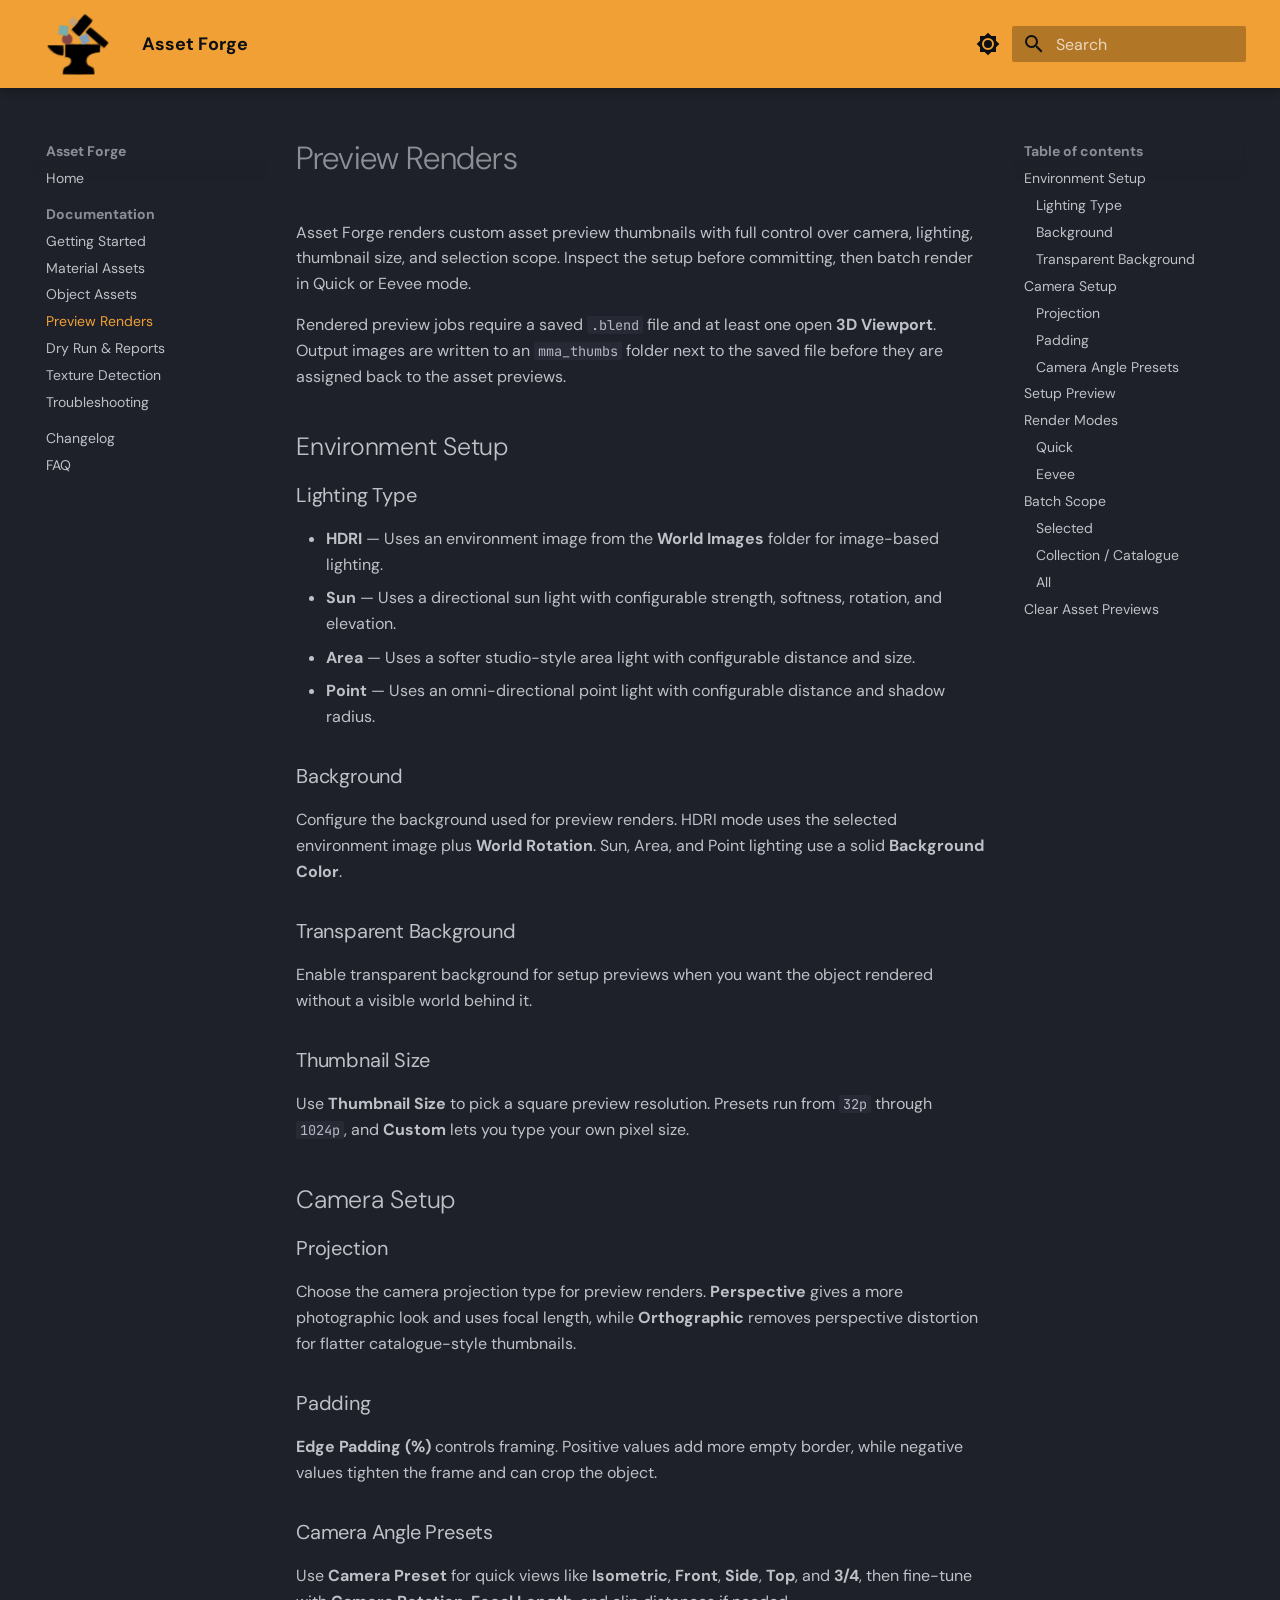
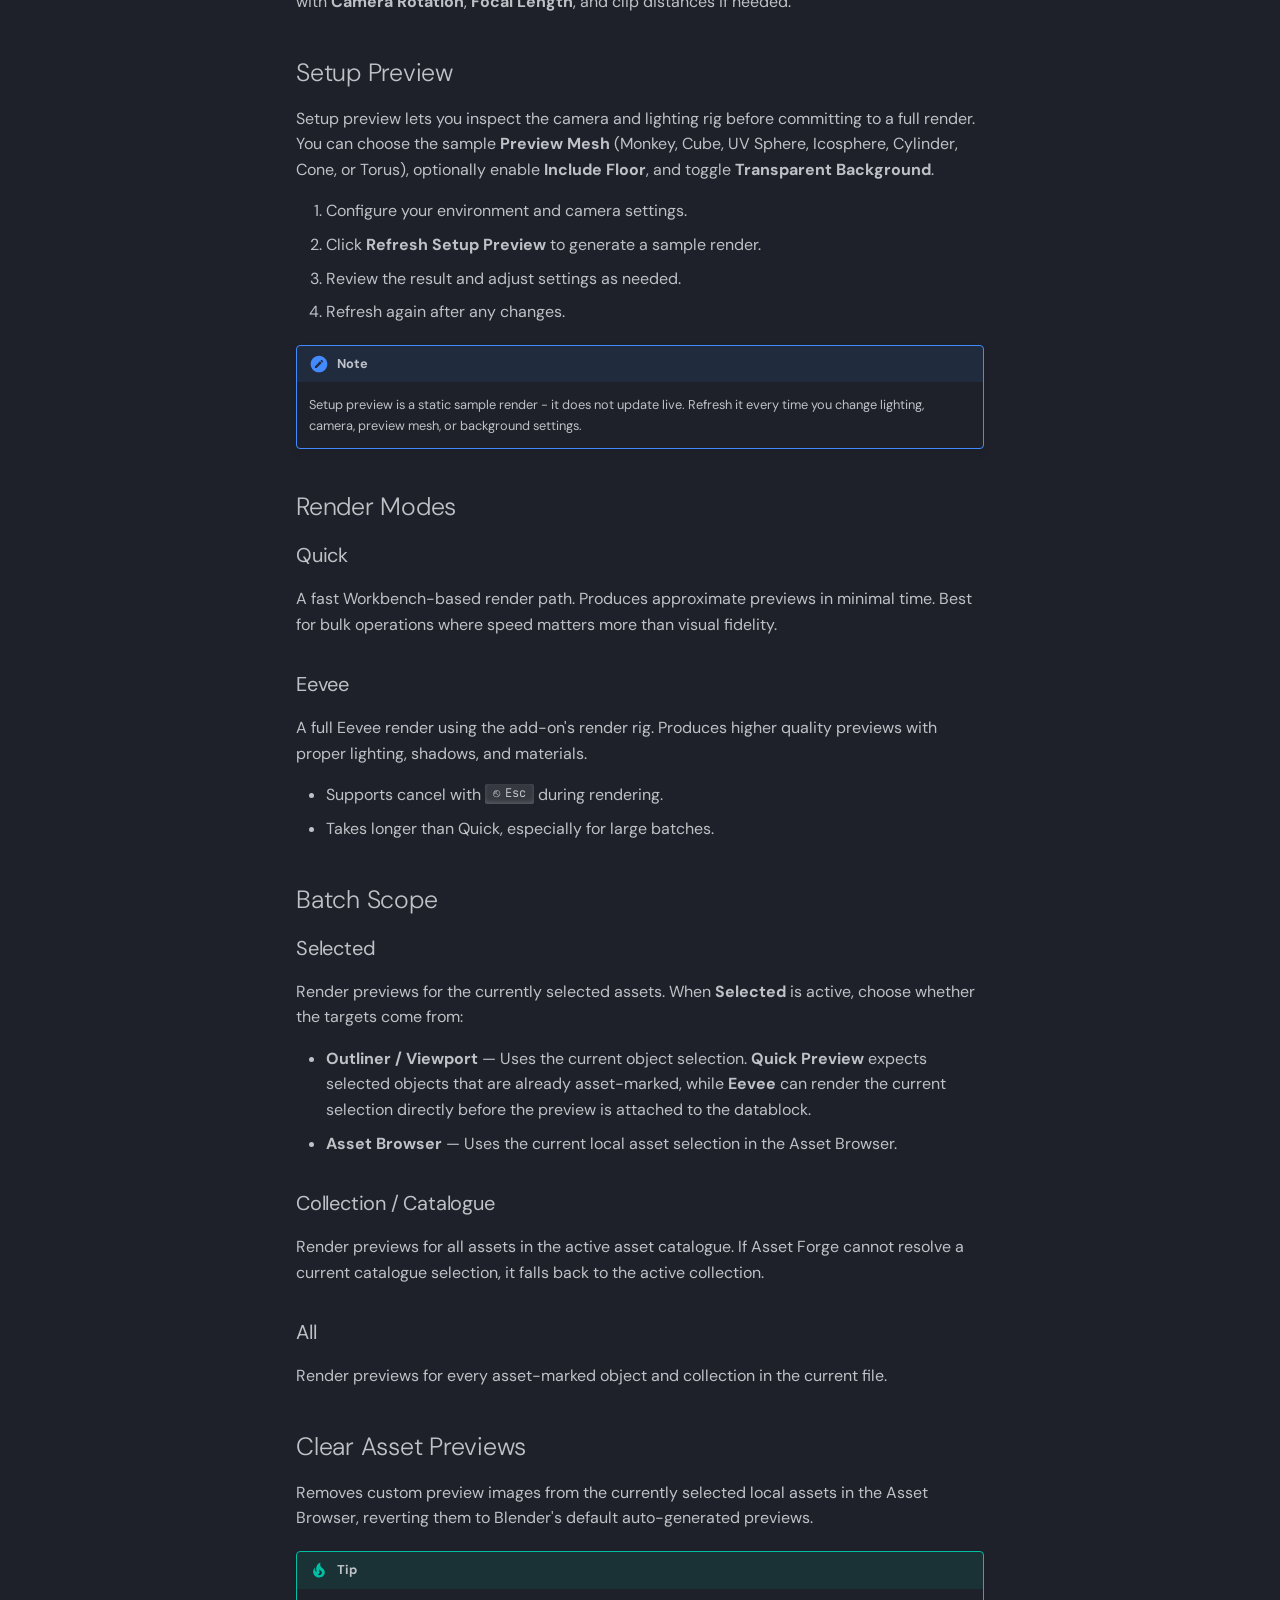
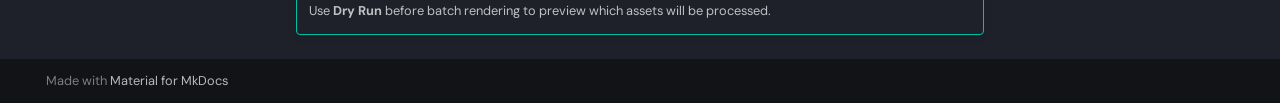
<file: documentation/preview-renders/index.html>
<!doctype html>
<html lang="en" class="no-js">
  <head>
    
      <meta charset="utf-8">
      <meta name="viewport" content="width=device-width,initial-scale=1">
      
        <meta name="description" content="Build material assets, object assets, and preview renders from texture folders directly inside Blender's Asset Browser.">
      
      
        <meta name="author" content="StellArc">
      
      
        <link rel="canonical" href="https://stellarcreal.github.io/Asset-Forge-site/documentation/preview-renders/">
      
      
        <link rel="prev" href="../object-assets/">
      
      
        <link rel="next" href="../dry-run/">
      
      
        
      
      
      <link rel="icon" href="../../assets/favicon.png">
      <meta name="generator" content="mkdocs-1.6.1, mkdocs-material-9.7.6">
    
    
      
        <title>Preview Renders - Asset Forge</title>
      
    
    
      <link rel="stylesheet" href="../../assets/stylesheets/main.484c7ddc.min.css">
      
        
        <link rel="stylesheet" href="../../assets/stylesheets/palette.ab4e12ef.min.css">
      
      


    
    
      
    
    
      
        
        
        <link rel="preconnect" href="https://fonts.gstatic.com" crossorigin>
        <link rel="stylesheet" href="https://fonts.googleapis.com/css?family=DM+Sans:300,300i,400,400i,700,700i%7CJetBrains+Mono:400,400i,700,700i&display=fallback">
        <style>:root{--md-text-font:"DM Sans";--md-code-font:"JetBrains Mono"}</style>
      
    
    
      <link rel="stylesheet" href="../../stylesheets/extra.css">
    
    <script>__md_scope=new URL("../..",location),__md_hash=e=>[...e].reduce(((e,_)=>(e<<5)-e+_.charCodeAt(0)),0),__md_get=(e,_=localStorage,t=__md_scope)=>JSON.parse(_.getItem(t.pathname+"."+e)),__md_set=(e,_,t=localStorage,a=__md_scope)=>{try{t.setItem(a.pathname+"."+e,JSON.stringify(_))}catch(e){}}</script>
    
      

    
    
  </head>
  
  
    
    
      
    
    
    
    
    <body dir="ltr" data-md-color-scheme="slate" data-md-color-primary="custom" data-md-color-accent="amber">
  
    
    <input class="md-toggle" data-md-toggle="drawer" type="checkbox" id="__drawer" autocomplete="off">
    <input class="md-toggle" data-md-toggle="search" type="checkbox" id="__search" autocomplete="off">
    <label class="md-overlay" for="__drawer"></label>
    <div data-md-component="skip">
      
        
        <a href="#preview-renders" class="md-skip">
          Skip to content
        </a>
      
    </div>
    <div data-md-component="announce">
      
    </div>
    
    
      

  

<header class="md-header md-header--shadow" data-md-component="header">
  <nav class="md-header__inner md-grid" aria-label="Header">
    <a href="../.." title="Asset Forge" class="md-header__button md-logo" aria-label="Asset Forge" data-md-component="logo">
      
  
  <img src="../../assets/images/favicon.png" alt="Asset Forge logo" style="width:100%;height:100%;object-fit:contain;">

    </a>
    <label class="md-header__button md-icon" for="__drawer">
      
      <svg xmlns="http://www.w3.org/2000/svg" viewBox="0 0 24 24"><path d="M3 6h18v2H3zm0 5h18v2H3zm0 5h18v2H3z"/></svg>
    </label>
    <div class="md-header__title" data-md-component="header-title">
      <div class="md-header__ellipsis">
        <div class="md-header__topic">
          <span class="md-ellipsis">
            Asset Forge
          </span>
        </div>
        <div class="md-header__topic" data-md-component="header-topic">
          <span class="md-ellipsis">
            
              Preview Renders
            
          </span>
        </div>
      </div>
    </div>
    
      
        <form class="md-header__option" data-md-component="palette">
  
    
    
    
    <input class="md-option" data-md-color-media="" data-md-color-scheme="slate" data-md-color-primary="custom" data-md-color-accent="amber"  aria-label="Switch to light mode"  type="radio" name="__palette" id="__palette_0">
    
      <label class="md-header__button md-icon" title="Switch to light mode" for="__palette_1" hidden>
        <svg xmlns="http://www.w3.org/2000/svg" viewBox="0 0 24 24"><path d="M12 8a4 4 0 0 0-4 4 4 4 0 0 0 4 4 4 4 0 0 0 4-4 4 4 0 0 0-4-4m0 10a6 6 0 0 1-6-6 6 6 0 0 1 6-6 6 6 0 0 1 6 6 6 6 0 0 1-6 6m8-9.31V4h-4.69L12 .69 8.69 4H4v4.69L.69 12 4 15.31V20h4.69L12 23.31 15.31 20H20v-4.69L23.31 12z"/></svg>
      </label>
    
  
    
    
    
    <input class="md-option" data-md-color-media="" data-md-color-scheme="default" data-md-color-primary="custom" data-md-color-accent="amber"  aria-label="Switch to dark mode"  type="radio" name="__palette" id="__palette_1">
    
      <label class="md-header__button md-icon" title="Switch to dark mode" for="__palette_0" hidden>
        <svg xmlns="http://www.w3.org/2000/svg" viewBox="0 0 24 24"><path d="M12 18c-.89 0-1.74-.2-2.5-.55C11.56 16.5 13 14.42 13 12s-1.44-4.5-3.5-5.45C10.26 6.2 11.11 6 12 6a6 6 0 0 1 6 6 6 6 0 0 1-6 6m8-9.31V4h-4.69L12 .69 8.69 4H4v4.69L.69 12 4 15.31V20h4.69L12 23.31 15.31 20H20v-4.69L23.31 12z"/></svg>
      </label>
    
  
</form>
      
    
    
      <script>var palette=__md_get("__palette");if(palette&&palette.color){if("(prefers-color-scheme)"===palette.color.media){var media=matchMedia("(prefers-color-scheme: light)"),input=document.querySelector(media.matches?"[data-md-color-media='(prefers-color-scheme: light)']":"[data-md-color-media='(prefers-color-scheme: dark)']");palette.color.media=input.getAttribute("data-md-color-media"),palette.color.scheme=input.getAttribute("data-md-color-scheme"),palette.color.primary=input.getAttribute("data-md-color-primary"),palette.color.accent=input.getAttribute("data-md-color-accent")}for(var[key,value]of Object.entries(palette.color))document.body.setAttribute("data-md-color-"+key,value)}</script>
    
    
    
      
      
        <label class="md-header__button md-icon" for="__search">
          
          <svg xmlns="http://www.w3.org/2000/svg" viewBox="0 0 24 24"><path d="M9.5 3A6.5 6.5 0 0 1 16 9.5c0 1.61-.59 3.09-1.56 4.23l.27.27h.79l5 5-1.5 1.5-5-5v-.79l-.27-.27A6.52 6.52 0 0 1 9.5 16 6.5 6.5 0 0 1 3 9.5 6.5 6.5 0 0 1 9.5 3m0 2C7 5 5 7 5 9.5S7 14 9.5 14 14 12 14 9.5 12 5 9.5 5"/></svg>
        </label>
        <div class="md-search" data-md-component="search" role="dialog">
  <label class="md-search__overlay" for="__search"></label>
  <div class="md-search__inner" role="search">
    <form class="md-search__form" name="search">
      <input type="text" class="md-search__input" name="query" aria-label="Search" placeholder="Search" autocapitalize="off" autocorrect="off" autocomplete="off" spellcheck="false" data-md-component="search-query" required>
      <label class="md-search__icon md-icon" for="__search">
        
        <svg xmlns="http://www.w3.org/2000/svg" viewBox="0 0 24 24"><path d="M9.5 3A6.5 6.5 0 0 1 16 9.5c0 1.61-.59 3.09-1.56 4.23l.27.27h.79l5 5-1.5 1.5-5-5v-.79l-.27-.27A6.52 6.52 0 0 1 9.5 16 6.5 6.5 0 0 1 3 9.5 6.5 6.5 0 0 1 9.5 3m0 2C7 5 5 7 5 9.5S7 14 9.5 14 14 12 14 9.5 12 5 9.5 5"/></svg>
        
        <svg xmlns="http://www.w3.org/2000/svg" viewBox="0 0 24 24"><path d="M20 11v2H8l5.5 5.5-1.42 1.42L4.16 12l7.92-7.92L13.5 5.5 8 11z"/></svg>
      </label>
      <nav class="md-search__options" aria-label="Search">
        
        <button type="reset" class="md-search__icon md-icon" title="Clear" aria-label="Clear" tabindex="-1">
          
          <svg xmlns="http://www.w3.org/2000/svg" viewBox="0 0 24 24"><path d="M19 6.41 17.59 5 12 10.59 6.41 5 5 6.41 10.59 12 5 17.59 6.41 19 12 13.41 17.59 19 19 17.59 13.41 12z"/></svg>
        </button>
      </nav>
      
        <div class="md-search__suggest" data-md-component="search-suggest"></div>
      
    </form>
    <div class="md-search__output">
      <div class="md-search__scrollwrap" tabindex="0" data-md-scrollfix>
        <div class="md-search-result" data-md-component="search-result">
          <div class="md-search-result__meta">
            Initializing search
          </div>
          <ol class="md-search-result__list" role="presentation"></ol>
        </div>
      </div>
    </div>
  </div>
</div>
  </nav>
  
</header>
    
    <div class="md-container" data-md-component="container">
      
      
        
          
        
      
      <main class="md-main" data-md-component="main">
        <div class="md-main__inner md-grid">
          
            
              
              <div class="md-sidebar md-sidebar--primary" data-md-component="sidebar" data-md-type="navigation" >
                <div class="md-sidebar__scrollwrap">
                  <div class="md-sidebar__inner">
                    



<nav class="md-nav md-nav--primary" aria-label="Navigation" data-md-level="0">
  <label class="md-nav__title" for="__drawer">
    <a href="../.." title="Asset Forge" class="md-nav__button md-logo" aria-label="Asset Forge" data-md-component="logo">
      
  
  <img src="../../assets/images/favicon.png" alt="Asset Forge logo" style="width:100%;height:100%;object-fit:contain;">

    </a>
    Asset Forge
  </label>
  
  <ul class="md-nav__list" data-md-scrollfix>
    
      
      
  
  
  
  
    <li class="md-nav__item">
      <a href="../.." class="md-nav__link">
        
  
  
  <span class="md-ellipsis">
    
  
    Home
  

    
  </span>
  
  

      </a>
    </li>
  

    
      
      
  
  
    
  
  
  
    
    
    
    
      
        
        
      
    
    
    <li class="md-nav__item md-nav__item--active md-nav__item--section md-nav__item--nested">
      
        
        
        <input class="md-nav__toggle md-toggle " type="checkbox" id="__nav_2" checked>
        
          
          <label class="md-nav__link" for="__nav_2" id="__nav_2_label" tabindex="">
            
  
  
  <span class="md-ellipsis">
    
  
    Documentation
  

    
  </span>
  
  

            <span class="md-nav__icon md-icon"></span>
          </label>
        
        <nav class="md-nav" data-md-level="1" aria-labelledby="__nav_2_label" aria-expanded="true">
          <label class="md-nav__title" for="__nav_2">
            <span class="md-nav__icon md-icon"></span>
            
  
    Documentation
  

          </label>
          <ul class="md-nav__list" data-md-scrollfix>
            
              
                
  
  
  
  
    <li class="md-nav__item">
      <a href="../getting-started/" class="md-nav__link">
        
  
  
  <span class="md-ellipsis">
    
  
    Getting Started
  

    
  </span>
  
  

      </a>
    </li>
  

              
            
              
                
  
  
  
  
    <li class="md-nav__item">
      <a href="../material-assets/" class="md-nav__link">
        
  
  
  <span class="md-ellipsis">
    
  
    Material Assets
  

    
  </span>
  
  

      </a>
    </li>
  

              
            
              
                
  
  
  
  
    <li class="md-nav__item">
      <a href="../object-assets/" class="md-nav__link">
        
  
  
  <span class="md-ellipsis">
    
  
    Object Assets
  

    
  </span>
  
  

      </a>
    </li>
  

              
            
              
                
  
  
    
  
  
  
    <li class="md-nav__item md-nav__item--active">
      
      <input class="md-nav__toggle md-toggle" type="checkbox" id="__toc">
      
      
        
      
      
        <label class="md-nav__link md-nav__link--active" for="__toc">
          
  
  
  <span class="md-ellipsis">
    
  
    Preview Renders
  

    
  </span>
  
  

          <span class="md-nav__icon md-icon"></span>
        </label>
      
      <a href="./" class="md-nav__link md-nav__link--active">
        
  
  
  <span class="md-ellipsis">
    
  
    Preview Renders
  

    
  </span>
  
  

      </a>
      
        

<nav class="md-nav md-nav--secondary" aria-label="Table of contents">
  
  
  
    
  
  
    <label class="md-nav__title" for="__toc">
      <span class="md-nav__icon md-icon"></span>
      Table of contents
    </label>
    <ul class="md-nav__list" data-md-component="toc" data-md-scrollfix>
      
        <li class="md-nav__item">
  <a href="#environment-setup" class="md-nav__link">
    <span class="md-ellipsis">
      
        Environment Setup
      
    </span>
  </a>
  
    <nav class="md-nav" aria-label="Environment Setup">
      <ul class="md-nav__list">
        
          <li class="md-nav__item">
  <a href="#lighting-type" class="md-nav__link">
    <span class="md-ellipsis">
      
        Lighting Type
      
    </span>
  </a>
  
</li>
        
          <li class="md-nav__item">
  <a href="#background" class="md-nav__link">
    <span class="md-ellipsis">
      
        Background
      
    </span>
  </a>
  
</li>
        
          <li class="md-nav__item">
  <a href="#transparent-background" class="md-nav__link">
    <span class="md-ellipsis">
      
        Transparent Background
      
    </span>
  </a>
  
</li>
        
      </ul>
    </nav>
  
</li>
      
        <li class="md-nav__item">
  <a href="#camera-setup" class="md-nav__link">
    <span class="md-ellipsis">
      
        Camera Setup
      
    </span>
  </a>
  
    <nav class="md-nav" aria-label="Camera Setup">
      <ul class="md-nav__list">
        
          <li class="md-nav__item">
  <a href="#projection" class="md-nav__link">
    <span class="md-ellipsis">
      
        Projection
      
    </span>
  </a>
  
</li>
        
          <li class="md-nav__item">
  <a href="#padding" class="md-nav__link">
    <span class="md-ellipsis">
      
        Padding
      
    </span>
  </a>
  
</li>
        
          <li class="md-nav__item">
  <a href="#camera-angle-presets" class="md-nav__link">
    <span class="md-ellipsis">
      
        Camera Angle Presets
      
    </span>
  </a>
  
</li>
        
      </ul>
    </nav>
  
</li>
      
        <li class="md-nav__item">
  <a href="#setup-preview" class="md-nav__link">
    <span class="md-ellipsis">
      
        Setup Preview
      
    </span>
  </a>
  
</li>
      
        <li class="md-nav__item">
  <a href="#render-modes" class="md-nav__link">
    <span class="md-ellipsis">
      
        Render Modes
      
    </span>
  </a>
  
    <nav class="md-nav" aria-label="Render Modes">
      <ul class="md-nav__list">
        
          <li class="md-nav__item">
  <a href="#quick" class="md-nav__link">
    <span class="md-ellipsis">
      
        Quick
      
    </span>
  </a>
  
</li>
        
          <li class="md-nav__item">
  <a href="#eevee" class="md-nav__link">
    <span class="md-ellipsis">
      
        Eevee
      
    </span>
  </a>
  
</li>
        
      </ul>
    </nav>
  
</li>
      
        <li class="md-nav__item">
  <a href="#batch-scope" class="md-nav__link">
    <span class="md-ellipsis">
      
        Batch Scope
      
    </span>
  </a>
  
    <nav class="md-nav" aria-label="Batch Scope">
      <ul class="md-nav__list">
        
          <li class="md-nav__item">
  <a href="#selected" class="md-nav__link">
    <span class="md-ellipsis">
      
        Selected
      
    </span>
  </a>
  
</li>
        
          <li class="md-nav__item">
  <a href="#collection-catalogue" class="md-nav__link">
    <span class="md-ellipsis">
      
        Collection / Catalogue
      
    </span>
  </a>
  
</li>
        
          <li class="md-nav__item">
  <a href="#all" class="md-nav__link">
    <span class="md-ellipsis">
      
        All
      
    </span>
  </a>
  
</li>
        
      </ul>
    </nav>
  
</li>
      
        <li class="md-nav__item">
  <a href="#clear-asset-previews" class="md-nav__link">
    <span class="md-ellipsis">
      
        Clear Asset Previews
      
    </span>
  </a>
  
</li>
      
    </ul>
  
</nav>
      
    </li>
  

              
            
              
                
  
  
  
  
    <li class="md-nav__item">
      <a href="../dry-run/" class="md-nav__link">
        
  
  
  <span class="md-ellipsis">
    
  
    Dry Run & Reports
  

    
  </span>
  
  

      </a>
    </li>
  

              
            
              
                
  
  
  
  
    <li class="md-nav__item">
      <a href="../texture-detection/" class="md-nav__link">
        
  
  
  <span class="md-ellipsis">
    
  
    Texture Detection
  

    
  </span>
  
  

      </a>
    </li>
  

              
            
              
                
  
  
  
  
    <li class="md-nav__item">
      <a href="../troubleshooting/" class="md-nav__link">
        
  
  
  <span class="md-ellipsis">
    
  
    Troubleshooting
  

    
  </span>
  
  

      </a>
    </li>
  

              
            
          </ul>
        </nav>
      
    </li>
  

    
      
      
  
  
  
  
    <li class="md-nav__item">
      <a href="../../changelog/" class="md-nav__link">
        
  
  
  <span class="md-ellipsis">
    
  
    Changelog
  

    
  </span>
  
  

      </a>
    </li>
  

    
      
      
  
  
  
  
    <li class="md-nav__item">
      <a href="../../faq/" class="md-nav__link">
        
  
  
  <span class="md-ellipsis">
    
  
    FAQ
  

    
  </span>
  
  

      </a>
    </li>
  

    
  </ul>
</nav>
                  </div>
                </div>
              </div>
            
            
              
              <div class="md-sidebar md-sidebar--secondary" data-md-component="sidebar" data-md-type="toc" >
                <div class="md-sidebar__scrollwrap">
                  <div class="md-sidebar__inner">
                    

<nav class="md-nav md-nav--secondary" aria-label="Table of contents">
  
  
  
    
  
  
    <label class="md-nav__title" for="__toc">
      <span class="md-nav__icon md-icon"></span>
      Table of contents
    </label>
    <ul class="md-nav__list" data-md-component="toc" data-md-scrollfix>
      
        <li class="md-nav__item">
  <a href="#environment-setup" class="md-nav__link">
    <span class="md-ellipsis">
      
        Environment Setup
      
    </span>
  </a>
  
    <nav class="md-nav" aria-label="Environment Setup">
      <ul class="md-nav__list">
        
          <li class="md-nav__item">
  <a href="#lighting-type" class="md-nav__link">
    <span class="md-ellipsis">
      
        Lighting Type
      
    </span>
  </a>
  
</li>
        
          <li class="md-nav__item">
  <a href="#background" class="md-nav__link">
    <span class="md-ellipsis">
      
        Background
      
    </span>
  </a>
  
</li>
        
          <li class="md-nav__item">
  <a href="#transparent-background" class="md-nav__link">
    <span class="md-ellipsis">
      
        Transparent Background
      
    </span>
  </a>
  
</li>
        
      </ul>
    </nav>
  
</li>
      
        <li class="md-nav__item">
  <a href="#camera-setup" class="md-nav__link">
    <span class="md-ellipsis">
      
        Camera Setup
      
    </span>
  </a>
  
    <nav class="md-nav" aria-label="Camera Setup">
      <ul class="md-nav__list">
        
          <li class="md-nav__item">
  <a href="#projection" class="md-nav__link">
    <span class="md-ellipsis">
      
        Projection
      
    </span>
  </a>
  
</li>
        
          <li class="md-nav__item">
  <a href="#padding" class="md-nav__link">
    <span class="md-ellipsis">
      
        Padding
      
    </span>
  </a>
  
</li>
        
          <li class="md-nav__item">
  <a href="#camera-angle-presets" class="md-nav__link">
    <span class="md-ellipsis">
      
        Camera Angle Presets
      
    </span>
  </a>
  
</li>
        
      </ul>
    </nav>
  
</li>
      
        <li class="md-nav__item">
  <a href="#setup-preview" class="md-nav__link">
    <span class="md-ellipsis">
      
        Setup Preview
      
    </span>
  </a>
  
</li>
      
        <li class="md-nav__item">
  <a href="#render-modes" class="md-nav__link">
    <span class="md-ellipsis">
      
        Render Modes
      
    </span>
  </a>
  
    <nav class="md-nav" aria-label="Render Modes">
      <ul class="md-nav__list">
        
          <li class="md-nav__item">
  <a href="#quick" class="md-nav__link">
    <span class="md-ellipsis">
      
        Quick
      
    </span>
  </a>
  
</li>
        
          <li class="md-nav__item">
  <a href="#eevee" class="md-nav__link">
    <span class="md-ellipsis">
      
        Eevee
      
    </span>
  </a>
  
</li>
        
      </ul>
    </nav>
  
</li>
      
        <li class="md-nav__item">
  <a href="#batch-scope" class="md-nav__link">
    <span class="md-ellipsis">
      
        Batch Scope
      
    </span>
  </a>
  
    <nav class="md-nav" aria-label="Batch Scope">
      <ul class="md-nav__list">
        
          <li class="md-nav__item">
  <a href="#selected" class="md-nav__link">
    <span class="md-ellipsis">
      
        Selected
      
    </span>
  </a>
  
</li>
        
          <li class="md-nav__item">
  <a href="#collection-catalogue" class="md-nav__link">
    <span class="md-ellipsis">
      
        Collection / Catalogue
      
    </span>
  </a>
  
</li>
        
          <li class="md-nav__item">
  <a href="#all" class="md-nav__link">
    <span class="md-ellipsis">
      
        All
      
    </span>
  </a>
  
</li>
        
      </ul>
    </nav>
  
</li>
      
        <li class="md-nav__item">
  <a href="#clear-asset-previews" class="md-nav__link">
    <span class="md-ellipsis">
      
        Clear Asset Previews
      
    </span>
  </a>
  
</li>
      
    </ul>
  
</nav>
                  </div>
                </div>
              </div>
            
          
          
            <div class="md-content" data-md-component="content">
              
              <article class="md-content__inner md-typeset">
                
                  


  
  


<h1 id="preview-renders">Preview Renders<a class="headerlink" href="#preview-renders" title="Permanent link">&para;</a></h1>
<p>Asset Forge renders custom asset preview thumbnails with full control over camera, lighting, thumbnail size, and selection scope. Inspect the setup before committing, then batch render in Quick or Eevee mode.</p>
<p>Rendered preview jobs require a saved <code>.blend</code> file and at least one open <strong>3D Viewport</strong>. Output images are written to an <code>mma_thumbs</code> folder next to the saved file before they are assigned back to the asset previews.</p>
<h2 id="environment-setup">Environment Setup<a class="headerlink" href="#environment-setup" title="Permanent link">&para;</a></h2>
<h3 id="lighting-type">Lighting Type<a class="headerlink" href="#lighting-type" title="Permanent link">&para;</a></h3>
<ul>
<li><strong>HDRI</strong> — Uses an environment image from the <strong>World Images</strong> folder for image-based lighting.</li>
<li><strong>Sun</strong> — Uses a directional sun light with configurable strength, softness, rotation, and elevation.</li>
<li><strong>Area</strong> — Uses a softer studio-style area light with configurable distance and size.</li>
<li><strong>Point</strong> — Uses an omni-directional point light with configurable distance and shadow radius.</li>
</ul>
<h3 id="background">Background<a class="headerlink" href="#background" title="Permanent link">&para;</a></h3>
<p>Configure the background used for preview renders. HDRI mode uses the selected environment image plus <strong>World Rotation</strong>. Sun, Area, and Point lighting use a solid <strong>Background Color</strong>.</p>
<h3 id="transparent-background">Transparent Background<a class="headerlink" href="#transparent-background" title="Permanent link">&para;</a></h3>
<p>Enable transparent background for setup previews when you want the object rendered without a visible world behind it.</p>
<h3 id="thumbnail-size">Thumbnail Size<a class="headerlink" href="#thumbnail-size" title="Permanent link">&para;</a></h3>
<p>Use <strong>Thumbnail Size</strong> to pick a square preview resolution. Presets run from <code>32p</code> through <code>1024p</code>, and <strong>Custom</strong> lets you type your own pixel size.</p>
<h2 id="camera-setup">Camera Setup<a class="headerlink" href="#camera-setup" title="Permanent link">&para;</a></h2>
<h3 id="projection">Projection<a class="headerlink" href="#projection" title="Permanent link">&para;</a></h3>
<p>Choose the camera projection type for preview renders. <strong>Perspective</strong> gives a more photographic look and uses focal length, while <strong>Orthographic</strong> removes perspective distortion for flatter catalogue-style thumbnails.</p>
<h3 id="padding">Padding<a class="headerlink" href="#padding" title="Permanent link">&para;</a></h3>
<p><strong>Edge Padding (%)</strong> controls framing. Positive values add more empty border, while negative values tighten the frame and can crop the object.</p>
<h3 id="camera-angle-presets">Camera Angle Presets<a class="headerlink" href="#camera-angle-presets" title="Permanent link">&para;</a></h3>
<p>Use <strong>Camera Preset</strong> for quick views like <strong>Isometric</strong>, <strong>Front</strong>, <strong>Side</strong>, <strong>Top</strong>, and <strong>3/4</strong>, then fine-tune with <strong>Camera Rotation</strong>, <strong>Focal Length</strong>, and clip distances if needed.</p>
<h2 id="setup-preview">Setup Preview<a class="headerlink" href="#setup-preview" title="Permanent link">&para;</a></h2>
<p>Setup preview lets you inspect the camera and lighting rig before committing to a full render. You can choose the sample <strong>Preview Mesh</strong> (Monkey, Cube, UV Sphere, Icosphere, Cylinder, Cone, or Torus), optionally enable <strong>Include Floor</strong>, and toggle <strong>Transparent Background</strong>.</p>
<ol>
<li>Configure your environment and camera settings.</li>
<li>Click <strong>Refresh Setup Preview</strong> to generate a sample render.</li>
<li>Review the result and adjust settings as needed.</li>
<li>Refresh again after any changes.</li>
</ol>
<div class="admonition note">
<p class="admonition-title">Note</p>
<p>Setup preview is a static sample render - it does not update live. Refresh it every time you change lighting, camera, preview mesh, or background settings.</p>
</div>
<h2 id="render-modes">Render Modes<a class="headerlink" href="#render-modes" title="Permanent link">&para;</a></h2>
<h3 id="quick">Quick<a class="headerlink" href="#quick" title="Permanent link">&para;</a></h3>
<p>A fast Workbench-based render path. Produces approximate previews in minimal time. Best for bulk operations where speed matters more than visual fidelity.</p>
<h3 id="eevee">Eevee<a class="headerlink" href="#eevee" title="Permanent link">&para;</a></h3>
<p>A full Eevee render using the add-on's render rig. Produces higher quality previews with proper lighting, shadows, and materials.</p>
<ul>
<li>Supports cancel with <span class="keys"><kbd class="key-escape">Esc</kbd></span> during rendering.</li>
<li>Takes longer than Quick, especially for large batches.</li>
</ul>
<h2 id="batch-scope">Batch Scope<a class="headerlink" href="#batch-scope" title="Permanent link">&para;</a></h2>
<h3 id="selected">Selected<a class="headerlink" href="#selected" title="Permanent link">&para;</a></h3>
<p>Render previews for the currently selected assets. When <strong>Selected</strong> is active, choose whether the targets come from:</p>
<ul>
<li><strong>Outliner / Viewport</strong> — Uses the current object selection. <strong>Quick Preview</strong> expects selected objects that are already asset-marked, while <strong>Eevee</strong> can render the current selection directly before the preview is attached to the datablock.</li>
<li><strong>Asset Browser</strong> — Uses the current local asset selection in the Asset Browser.</li>
</ul>
<h3 id="collection-catalogue">Collection / Catalogue<a class="headerlink" href="#collection-catalogue" title="Permanent link">&para;</a></h3>
<p>Render previews for all assets in the active asset catalogue. If Asset Forge cannot resolve a current catalogue selection, it falls back to the active collection.</p>
<h3 id="all">All<a class="headerlink" href="#all" title="Permanent link">&para;</a></h3>
<p>Render previews for every asset-marked object and collection in the current file.</p>
<h2 id="clear-asset-previews">Clear Asset Previews<a class="headerlink" href="#clear-asset-previews" title="Permanent link">&para;</a></h2>
<p>Removes custom preview images from the currently selected local assets in the Asset Browser, reverting them to Blender's default auto-generated previews.</p>
<div class="admonition tip">
<p class="admonition-title">Tip</p>
<p>Use <strong>Dry Run</strong> before batch rendering to preview which assets will be processed.</p>
</div>












                
              </article>
            </div>
          
          
<script>var target=document.getElementById(location.hash.slice(1));target&&target.name&&(target.checked=target.name.startsWith("__tabbed_"))</script>
        </div>
        
          <button type="button" class="md-top md-icon" data-md-component="top" hidden>
  
  <svg xmlns="http://www.w3.org/2000/svg" viewBox="0 0 24 24"><path d="M13 20h-2V8l-5.5 5.5-1.42-1.42L12 4.16l7.92 7.92-1.42 1.42L13 8z"/></svg>
  Back to top
</button>
        
      </main>
      
        <footer class="md-footer">
  
  <div class="md-footer-meta md-typeset">
    <div class="md-footer-meta__inner md-grid">
      <div class="md-copyright">
  
  
    Made with
    <a href="https://squidfunk.github.io/mkdocs-material/" target="_blank" rel="noopener">
      Material for MkDocs
    </a>
  
</div>
    </div>
  </div>
</footer>
      
    </div>
    <div class="md-dialog" data-md-component="dialog">
      <div class="md-dialog__inner md-typeset"></div>
    </div>
    
    
    
      
      
      <script id="__config" type="application/json">{"annotate": null, "base": "../..", "features": ["navigation.sections", "navigation.expand", "navigation.top", "search.suggest", "search.highlight", "content.code.copy", "toc.follow"], "search": "../../assets/javascripts/workers/search.2c215733.min.js", "tags": null, "translations": {"clipboard.copied": "Copied to clipboard", "clipboard.copy": "Copy to clipboard", "search.result.more.one": "1 more on this page", "search.result.more.other": "# more on this page", "search.result.none": "No matching documents", "search.result.one": "1 matching document", "search.result.other": "# matching documents", "search.result.placeholder": "Type to start searching", "search.result.term.missing": "Missing", "select.version": "Select version"}, "version": null}</script>
    
    
      <script src="../../assets/javascripts/bundle.79ae519e.min.js"></script>
      
    
  </body>
</html>
</file>
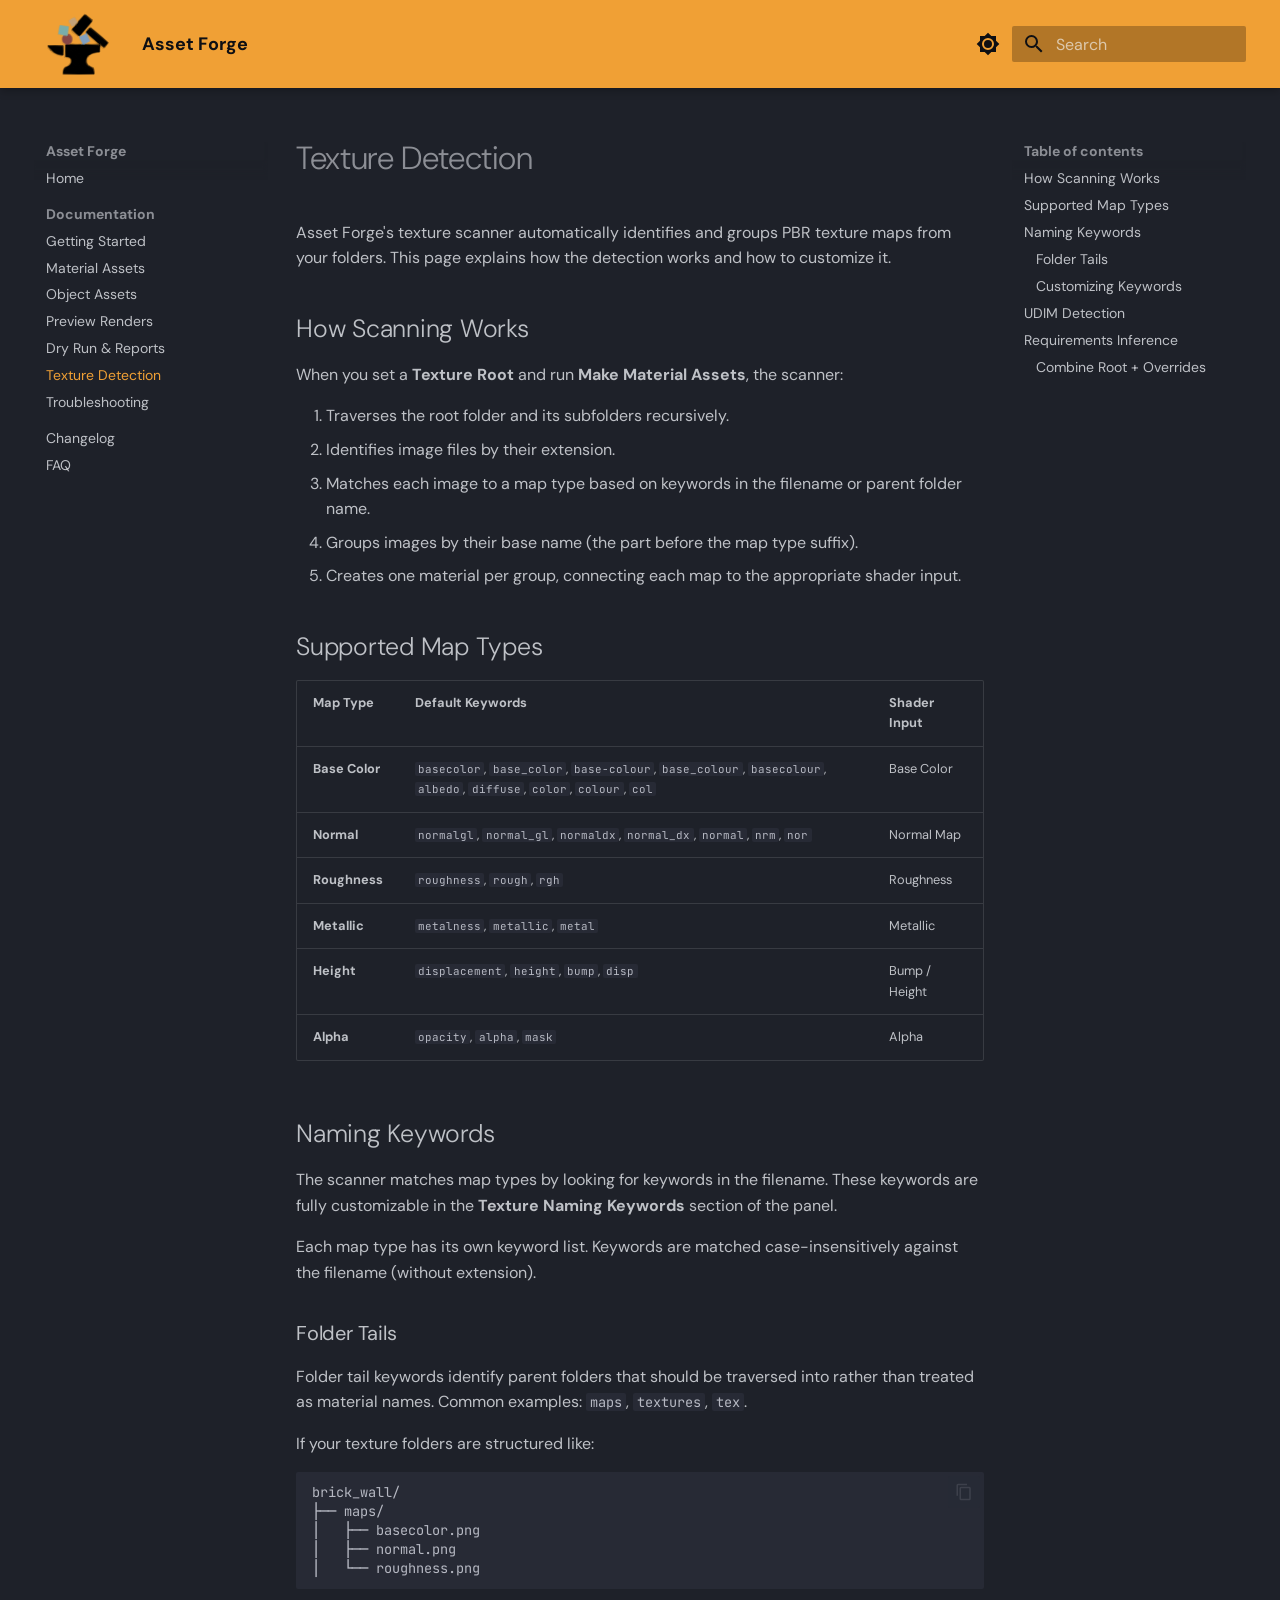
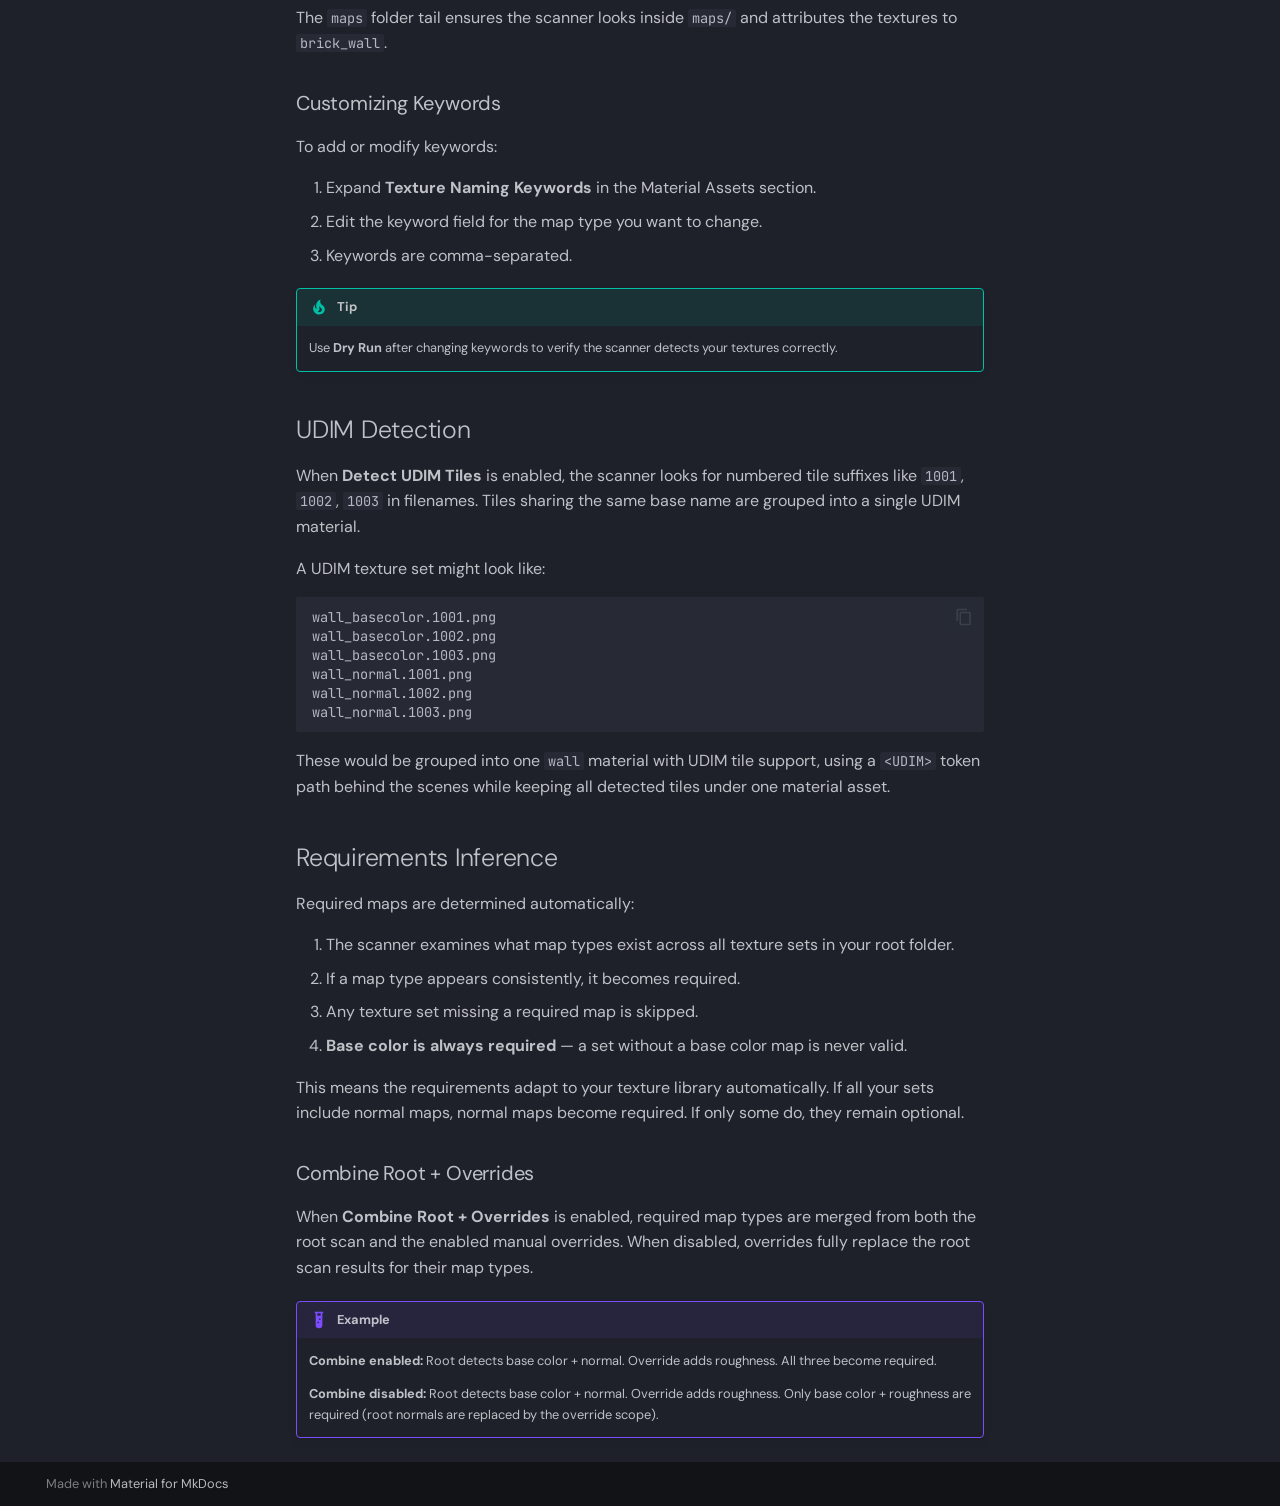
<file: documentation/texture-detection/index.html>
<!doctype html>
<html lang="en" class="no-js">
  <head>
    
      <meta charset="utf-8">
      <meta name="viewport" content="width=device-width,initial-scale=1">
      
        <meta name="description" content="Build material assets, object assets, and preview renders from texture folders directly inside Blender's Asset Browser.">
      
      
        <meta name="author" content="StellArc">
      
      
        <link rel="canonical" href="https://stellarcreal.github.io/Asset-Forge-site/documentation/texture-detection/">
      
      
        <link rel="prev" href="../dry-run/">
      
      
        <link rel="next" href="../troubleshooting/">
      
      
        
      
      
      <link rel="icon" href="../../assets/favicon.png">
      <meta name="generator" content="mkdocs-1.6.1, mkdocs-material-9.7.6">
    
    
      
        <title>Texture Detection - Asset Forge</title>
      
    
    
      <link rel="stylesheet" href="../../assets/stylesheets/main.484c7ddc.min.css">
      
        
        <link rel="stylesheet" href="../../assets/stylesheets/palette.ab4e12ef.min.css">
      
      


    
    
      
    
    
      
        
        
        <link rel="preconnect" href="https://fonts.gstatic.com" crossorigin>
        <link rel="stylesheet" href="https://fonts.googleapis.com/css?family=DM+Sans:300,300i,400,400i,700,700i%7CJetBrains+Mono:400,400i,700,700i&display=fallback">
        <style>:root{--md-text-font:"DM Sans";--md-code-font:"JetBrains Mono"}</style>
      
    
    
      <link rel="stylesheet" href="../../stylesheets/extra.css">
    
    <script>__md_scope=new URL("../..",location),__md_hash=e=>[...e].reduce(((e,_)=>(e<<5)-e+_.charCodeAt(0)),0),__md_get=(e,_=localStorage,t=__md_scope)=>JSON.parse(_.getItem(t.pathname+"."+e)),__md_set=(e,_,t=localStorage,a=__md_scope)=>{try{t.setItem(a.pathname+"."+e,JSON.stringify(_))}catch(e){}}</script>
    
      

    
    
  </head>
  
  
    
    
      
    
    
    
    
    <body dir="ltr" data-md-color-scheme="slate" data-md-color-primary="custom" data-md-color-accent="amber">
  
    
    <input class="md-toggle" data-md-toggle="drawer" type="checkbox" id="__drawer" autocomplete="off">
    <input class="md-toggle" data-md-toggle="search" type="checkbox" id="__search" autocomplete="off">
    <label class="md-overlay" for="__drawer"></label>
    <div data-md-component="skip">
      
        
        <a href="#texture-detection" class="md-skip">
          Skip to content
        </a>
      
    </div>
    <div data-md-component="announce">
      
    </div>
    
    
      

  

<header class="md-header md-header--shadow" data-md-component="header">
  <nav class="md-header__inner md-grid" aria-label="Header">
    <a href="../.." title="Asset Forge" class="md-header__button md-logo" aria-label="Asset Forge" data-md-component="logo">
      
  
  <img src="../../assets/images/favicon.png" alt="Asset Forge logo" style="width:100%;height:100%;object-fit:contain;">

    </a>
    <label class="md-header__button md-icon" for="__drawer">
      
      <svg xmlns="http://www.w3.org/2000/svg" viewBox="0 0 24 24"><path d="M3 6h18v2H3zm0 5h18v2H3zm0 5h18v2H3z"/></svg>
    </label>
    <div class="md-header__title" data-md-component="header-title">
      <div class="md-header__ellipsis">
        <div class="md-header__topic">
          <span class="md-ellipsis">
            Asset Forge
          </span>
        </div>
        <div class="md-header__topic" data-md-component="header-topic">
          <span class="md-ellipsis">
            
              Texture Detection
            
          </span>
        </div>
      </div>
    </div>
    
      
        <form class="md-header__option" data-md-component="palette">
  
    
    
    
    <input class="md-option" data-md-color-media="" data-md-color-scheme="slate" data-md-color-primary="custom" data-md-color-accent="amber"  aria-label="Switch to light mode"  type="radio" name="__palette" id="__palette_0">
    
      <label class="md-header__button md-icon" title="Switch to light mode" for="__palette_1" hidden>
        <svg xmlns="http://www.w3.org/2000/svg" viewBox="0 0 24 24"><path d="M12 8a4 4 0 0 0-4 4 4 4 0 0 0 4 4 4 4 0 0 0 4-4 4 4 0 0 0-4-4m0 10a6 6 0 0 1-6-6 6 6 0 0 1 6-6 6 6 0 0 1 6 6 6 6 0 0 1-6 6m8-9.31V4h-4.69L12 .69 8.69 4H4v4.69L.69 12 4 15.31V20h4.69L12 23.31 15.31 20H20v-4.69L23.31 12z"/></svg>
      </label>
    
  
    
    
    
    <input class="md-option" data-md-color-media="" data-md-color-scheme="default" data-md-color-primary="custom" data-md-color-accent="amber"  aria-label="Switch to dark mode"  type="radio" name="__palette" id="__palette_1">
    
      <label class="md-header__button md-icon" title="Switch to dark mode" for="__palette_0" hidden>
        <svg xmlns="http://www.w3.org/2000/svg" viewBox="0 0 24 24"><path d="M12 18c-.89 0-1.74-.2-2.5-.55C11.56 16.5 13 14.42 13 12s-1.44-4.5-3.5-5.45C10.26 6.2 11.11 6 12 6a6 6 0 0 1 6 6 6 6 0 0 1-6 6m8-9.31V4h-4.69L12 .69 8.69 4H4v4.69L.69 12 4 15.31V20h4.69L12 23.31 15.31 20H20v-4.69L23.31 12z"/></svg>
      </label>
    
  
</form>
      
    
    
      <script>var palette=__md_get("__palette");if(palette&&palette.color){if("(prefers-color-scheme)"===palette.color.media){var media=matchMedia("(prefers-color-scheme: light)"),input=document.querySelector(media.matches?"[data-md-color-media='(prefers-color-scheme: light)']":"[data-md-color-media='(prefers-color-scheme: dark)']");palette.color.media=input.getAttribute("data-md-color-media"),palette.color.scheme=input.getAttribute("data-md-color-scheme"),palette.color.primary=input.getAttribute("data-md-color-primary"),palette.color.accent=input.getAttribute("data-md-color-accent")}for(var[key,value]of Object.entries(palette.color))document.body.setAttribute("data-md-color-"+key,value)}</script>
    
    
    
      
      
        <label class="md-header__button md-icon" for="__search">
          
          <svg xmlns="http://www.w3.org/2000/svg" viewBox="0 0 24 24"><path d="M9.5 3A6.5 6.5 0 0 1 16 9.5c0 1.61-.59 3.09-1.56 4.23l.27.27h.79l5 5-1.5 1.5-5-5v-.79l-.27-.27A6.52 6.52 0 0 1 9.5 16 6.5 6.5 0 0 1 3 9.5 6.5 6.5 0 0 1 9.5 3m0 2C7 5 5 7 5 9.5S7 14 9.5 14 14 12 14 9.5 12 5 9.5 5"/></svg>
        </label>
        <div class="md-search" data-md-component="search" role="dialog">
  <label class="md-search__overlay" for="__search"></label>
  <div class="md-search__inner" role="search">
    <form class="md-search__form" name="search">
      <input type="text" class="md-search__input" name="query" aria-label="Search" placeholder="Search" autocapitalize="off" autocorrect="off" autocomplete="off" spellcheck="false" data-md-component="search-query" required>
      <label class="md-search__icon md-icon" for="__search">
        
        <svg xmlns="http://www.w3.org/2000/svg" viewBox="0 0 24 24"><path d="M9.5 3A6.5 6.5 0 0 1 16 9.5c0 1.61-.59 3.09-1.56 4.23l.27.27h.79l5 5-1.5 1.5-5-5v-.79l-.27-.27A6.52 6.52 0 0 1 9.5 16 6.5 6.5 0 0 1 3 9.5 6.5 6.5 0 0 1 9.5 3m0 2C7 5 5 7 5 9.5S7 14 9.5 14 14 12 14 9.5 12 5 9.5 5"/></svg>
        
        <svg xmlns="http://www.w3.org/2000/svg" viewBox="0 0 24 24"><path d="M20 11v2H8l5.5 5.5-1.42 1.42L4.16 12l7.92-7.92L13.5 5.5 8 11z"/></svg>
      </label>
      <nav class="md-search__options" aria-label="Search">
        
        <button type="reset" class="md-search__icon md-icon" title="Clear" aria-label="Clear" tabindex="-1">
          
          <svg xmlns="http://www.w3.org/2000/svg" viewBox="0 0 24 24"><path d="M19 6.41 17.59 5 12 10.59 6.41 5 5 6.41 10.59 12 5 17.59 6.41 19 12 13.41 17.59 19 19 17.59 13.41 12z"/></svg>
        </button>
      </nav>
      
        <div class="md-search__suggest" data-md-component="search-suggest"></div>
      
    </form>
    <div class="md-search__output">
      <div class="md-search__scrollwrap" tabindex="0" data-md-scrollfix>
        <div class="md-search-result" data-md-component="search-result">
          <div class="md-search-result__meta">
            Initializing search
          </div>
          <ol class="md-search-result__list" role="presentation"></ol>
        </div>
      </div>
    </div>
  </div>
</div>
  </nav>
  
</header>
    
    <div class="md-container" data-md-component="container">
      
      
        
          
        
      
      <main class="md-main" data-md-component="main">
        <div class="md-main__inner md-grid">
          
            
              
              <div class="md-sidebar md-sidebar--primary" data-md-component="sidebar" data-md-type="navigation" >
                <div class="md-sidebar__scrollwrap">
                  <div class="md-sidebar__inner">
                    



<nav class="md-nav md-nav--primary" aria-label="Navigation" data-md-level="0">
  <label class="md-nav__title" for="__drawer">
    <a href="../.." title="Asset Forge" class="md-nav__button md-logo" aria-label="Asset Forge" data-md-component="logo">
      
  
  <img src="../../assets/images/favicon.png" alt="Asset Forge logo" style="width:100%;height:100%;object-fit:contain;">

    </a>
    Asset Forge
  </label>
  
  <ul class="md-nav__list" data-md-scrollfix>
    
      
      
  
  
  
  
    <li class="md-nav__item">
      <a href="../.." class="md-nav__link">
        
  
  
  <span class="md-ellipsis">
    
  
    Home
  

    
  </span>
  
  

      </a>
    </li>
  

    
      
      
  
  
    
  
  
  
    
    
    
    
      
        
        
      
    
    
    <li class="md-nav__item md-nav__item--active md-nav__item--section md-nav__item--nested">
      
        
        
        <input class="md-nav__toggle md-toggle " type="checkbox" id="__nav_2" checked>
        
          
          <label class="md-nav__link" for="__nav_2" id="__nav_2_label" tabindex="">
            
  
  
  <span class="md-ellipsis">
    
  
    Documentation
  

    
  </span>
  
  

            <span class="md-nav__icon md-icon"></span>
          </label>
        
        <nav class="md-nav" data-md-level="1" aria-labelledby="__nav_2_label" aria-expanded="true">
          <label class="md-nav__title" for="__nav_2">
            <span class="md-nav__icon md-icon"></span>
            
  
    Documentation
  

          </label>
          <ul class="md-nav__list" data-md-scrollfix>
            
              
                
  
  
  
  
    <li class="md-nav__item">
      <a href="../getting-started/" class="md-nav__link">
        
  
  
  <span class="md-ellipsis">
    
  
    Getting Started
  

    
  </span>
  
  

      </a>
    </li>
  

              
            
              
                
  
  
  
  
    <li class="md-nav__item">
      <a href="../material-assets/" class="md-nav__link">
        
  
  
  <span class="md-ellipsis">
    
  
    Material Assets
  

    
  </span>
  
  

      </a>
    </li>
  

              
            
              
                
  
  
  
  
    <li class="md-nav__item">
      <a href="../object-assets/" class="md-nav__link">
        
  
  
  <span class="md-ellipsis">
    
  
    Object Assets
  

    
  </span>
  
  

      </a>
    </li>
  

              
            
              
                
  
  
  
  
    <li class="md-nav__item">
      <a href="../preview-renders/" class="md-nav__link">
        
  
  
  <span class="md-ellipsis">
    
  
    Preview Renders
  

    
  </span>
  
  

      </a>
    </li>
  

              
            
              
                
  
  
  
  
    <li class="md-nav__item">
      <a href="../dry-run/" class="md-nav__link">
        
  
  
  <span class="md-ellipsis">
    
  
    Dry Run & Reports
  

    
  </span>
  
  

      </a>
    </li>
  

              
            
              
                
  
  
    
  
  
  
    <li class="md-nav__item md-nav__item--active">
      
      <input class="md-nav__toggle md-toggle" type="checkbox" id="__toc">
      
      
        
      
      
        <label class="md-nav__link md-nav__link--active" for="__toc">
          
  
  
  <span class="md-ellipsis">
    
  
    Texture Detection
  

    
  </span>
  
  

          <span class="md-nav__icon md-icon"></span>
        </label>
      
      <a href="./" class="md-nav__link md-nav__link--active">
        
  
  
  <span class="md-ellipsis">
    
  
    Texture Detection
  

    
  </span>
  
  

      </a>
      
        

<nav class="md-nav md-nav--secondary" aria-label="Table of contents">
  
  
  
    
  
  
    <label class="md-nav__title" for="__toc">
      <span class="md-nav__icon md-icon"></span>
      Table of contents
    </label>
    <ul class="md-nav__list" data-md-component="toc" data-md-scrollfix>
      
        <li class="md-nav__item">
  <a href="#how-scanning-works" class="md-nav__link">
    <span class="md-ellipsis">
      
        How Scanning Works
      
    </span>
  </a>
  
</li>
      
        <li class="md-nav__item">
  <a href="#supported-map-types" class="md-nav__link">
    <span class="md-ellipsis">
      
        Supported Map Types
      
    </span>
  </a>
  
</li>
      
        <li class="md-nav__item">
  <a href="#naming-keywords" class="md-nav__link">
    <span class="md-ellipsis">
      
        Naming Keywords
      
    </span>
  </a>
  
    <nav class="md-nav" aria-label="Naming Keywords">
      <ul class="md-nav__list">
        
          <li class="md-nav__item">
  <a href="#folder-tails" class="md-nav__link">
    <span class="md-ellipsis">
      
        Folder Tails
      
    </span>
  </a>
  
</li>
        
          <li class="md-nav__item">
  <a href="#customizing-keywords" class="md-nav__link">
    <span class="md-ellipsis">
      
        Customizing Keywords
      
    </span>
  </a>
  
</li>
        
      </ul>
    </nav>
  
</li>
      
        <li class="md-nav__item">
  <a href="#udim-detection" class="md-nav__link">
    <span class="md-ellipsis">
      
        UDIM Detection
      
    </span>
  </a>
  
</li>
      
        <li class="md-nav__item">
  <a href="#requirements-inference" class="md-nav__link">
    <span class="md-ellipsis">
      
        Requirements Inference
      
    </span>
  </a>
  
    <nav class="md-nav" aria-label="Requirements Inference">
      <ul class="md-nav__list">
        
          <li class="md-nav__item">
  <a href="#combine-root-overrides" class="md-nav__link">
    <span class="md-ellipsis">
      
        Combine Root + Overrides
      
    </span>
  </a>
  
</li>
        
      </ul>
    </nav>
  
</li>
      
    </ul>
  
</nav>
      
    </li>
  

              
            
              
                
  
  
  
  
    <li class="md-nav__item">
      <a href="../troubleshooting/" class="md-nav__link">
        
  
  
  <span class="md-ellipsis">
    
  
    Troubleshooting
  

    
  </span>
  
  

      </a>
    </li>
  

              
            
          </ul>
        </nav>
      
    </li>
  

    
      
      
  
  
  
  
    <li class="md-nav__item">
      <a href="../../changelog/" class="md-nav__link">
        
  
  
  <span class="md-ellipsis">
    
  
    Changelog
  

    
  </span>
  
  

      </a>
    </li>
  

    
      
      
  
  
  
  
    <li class="md-nav__item">
      <a href="../../faq/" class="md-nav__link">
        
  
  
  <span class="md-ellipsis">
    
  
    FAQ
  

    
  </span>
  
  

      </a>
    </li>
  

    
  </ul>
</nav>
                  </div>
                </div>
              </div>
            
            
              
              <div class="md-sidebar md-sidebar--secondary" data-md-component="sidebar" data-md-type="toc" >
                <div class="md-sidebar__scrollwrap">
                  <div class="md-sidebar__inner">
                    

<nav class="md-nav md-nav--secondary" aria-label="Table of contents">
  
  
  
    
  
  
    <label class="md-nav__title" for="__toc">
      <span class="md-nav__icon md-icon"></span>
      Table of contents
    </label>
    <ul class="md-nav__list" data-md-component="toc" data-md-scrollfix>
      
        <li class="md-nav__item">
  <a href="#how-scanning-works" class="md-nav__link">
    <span class="md-ellipsis">
      
        How Scanning Works
      
    </span>
  </a>
  
</li>
      
        <li class="md-nav__item">
  <a href="#supported-map-types" class="md-nav__link">
    <span class="md-ellipsis">
      
        Supported Map Types
      
    </span>
  </a>
  
</li>
      
        <li class="md-nav__item">
  <a href="#naming-keywords" class="md-nav__link">
    <span class="md-ellipsis">
      
        Naming Keywords
      
    </span>
  </a>
  
    <nav class="md-nav" aria-label="Naming Keywords">
      <ul class="md-nav__list">
        
          <li class="md-nav__item">
  <a href="#folder-tails" class="md-nav__link">
    <span class="md-ellipsis">
      
        Folder Tails
      
    </span>
  </a>
  
</li>
        
          <li class="md-nav__item">
  <a href="#customizing-keywords" class="md-nav__link">
    <span class="md-ellipsis">
      
        Customizing Keywords
      
    </span>
  </a>
  
</li>
        
      </ul>
    </nav>
  
</li>
      
        <li class="md-nav__item">
  <a href="#udim-detection" class="md-nav__link">
    <span class="md-ellipsis">
      
        UDIM Detection
      
    </span>
  </a>
  
</li>
      
        <li class="md-nav__item">
  <a href="#requirements-inference" class="md-nav__link">
    <span class="md-ellipsis">
      
        Requirements Inference
      
    </span>
  </a>
  
    <nav class="md-nav" aria-label="Requirements Inference">
      <ul class="md-nav__list">
        
          <li class="md-nav__item">
  <a href="#combine-root-overrides" class="md-nav__link">
    <span class="md-ellipsis">
      
        Combine Root + Overrides
      
    </span>
  </a>
  
</li>
        
      </ul>
    </nav>
  
</li>
      
    </ul>
  
</nav>
                  </div>
                </div>
              </div>
            
          
          
            <div class="md-content" data-md-component="content">
              
              <article class="md-content__inner md-typeset">
                
                  


  
  


<h1 id="texture-detection">Texture Detection<a class="headerlink" href="#texture-detection" title="Permanent link">&para;</a></h1>
<p>Asset Forge's texture scanner automatically identifies and groups PBR texture maps from your folders. This page explains how the detection works and how to customize it.</p>
<h2 id="how-scanning-works">How Scanning Works<a class="headerlink" href="#how-scanning-works" title="Permanent link">&para;</a></h2>
<p>When you set a <strong>Texture Root</strong> and run <strong>Make Material Assets</strong>, the scanner:</p>
<ol>
<li>Traverses the root folder and its subfolders recursively.</li>
<li>Identifies image files by their extension.</li>
<li>Matches each image to a map type based on keywords in the filename or parent folder name.</li>
<li>Groups images by their base name (the part before the map type suffix).</li>
<li>Creates one material per group, connecting each map to the appropriate shader input.</li>
</ol>
<h2 id="supported-map-types">Supported Map Types<a class="headerlink" href="#supported-map-types" title="Permanent link">&para;</a></h2>
<table>
<thead>
<tr>
<th>Map Type</th>
<th>Default Keywords</th>
<th>Shader Input</th>
</tr>
</thead>
<tbody>
<tr>
<td><strong>Base Color</strong></td>
<td><code>basecolor</code>, <code>base_color</code>, <code>base-colour</code>, <code>base_colour</code>, <code>basecolour</code>, <code>albedo</code>, <code>diffuse</code>, <code>color</code>, <code>colour</code>, <code>col</code></td>
<td>Base Color</td>
</tr>
<tr>
<td><strong>Normal</strong></td>
<td><code>normalgl</code>, <code>normal_gl</code>, <code>normaldx</code>, <code>normal_dx</code>, <code>normal</code>, <code>nrm</code>, <code>nor</code></td>
<td>Normal Map</td>
</tr>
<tr>
<td><strong>Roughness</strong></td>
<td><code>roughness</code>, <code>rough</code>, <code>rgh</code></td>
<td>Roughness</td>
</tr>
<tr>
<td><strong>Metallic</strong></td>
<td><code>metalness</code>, <code>metallic</code>, <code>metal</code></td>
<td>Metallic</td>
</tr>
<tr>
<td><strong>Height</strong></td>
<td><code>displacement</code>, <code>height</code>, <code>bump</code>, <code>disp</code></td>
<td>Bump / Height</td>
</tr>
<tr>
<td><strong>Alpha</strong></td>
<td><code>opacity</code>, <code>alpha</code>, <code>mask</code></td>
<td>Alpha</td>
</tr>
</tbody>
</table>
<h2 id="naming-keywords">Naming Keywords<a class="headerlink" href="#naming-keywords" title="Permanent link">&para;</a></h2>
<p>The scanner matches map types by looking for keywords in the filename. These keywords are fully customizable in the <strong>Texture Naming Keywords</strong> section of the panel.</p>
<p>Each map type has its own keyword list. Keywords are matched case-insensitively against the filename (without extension).</p>
<h3 id="folder-tails">Folder Tails<a class="headerlink" href="#folder-tails" title="Permanent link">&para;</a></h3>
<p>Folder tail keywords identify parent folders that should be traversed into rather than treated as material names. Common examples: <code>maps</code>, <code>textures</code>, <code>tex</code>.</p>
<p>If your texture folders are structured like:</p>
<div class="highlight"><pre><span></span><code>brick_wall/
├── maps/
│   ├── basecolor.png
│   ├── normal.png
│   └── roughness.png
</code></pre></div>
<p>The <code>maps</code> folder tail ensures the scanner looks inside <code>maps/</code> and attributes the textures to <code>brick_wall</code>.</p>
<h3 id="customizing-keywords">Customizing Keywords<a class="headerlink" href="#customizing-keywords" title="Permanent link">&para;</a></h3>
<p>To add or modify keywords:</p>
<ol>
<li>Expand <strong>Texture Naming Keywords</strong> in the Material Assets section.</li>
<li>Edit the keyword field for the map type you want to change.</li>
<li>Keywords are comma-separated.</li>
</ol>
<div class="admonition tip">
<p class="admonition-title">Tip</p>
<p>Use <strong>Dry Run</strong> after changing keywords to verify the scanner detects your textures correctly.</p>
</div>
<h2 id="udim-detection">UDIM Detection<a class="headerlink" href="#udim-detection" title="Permanent link">&para;</a></h2>
<p>When <strong>Detect UDIM Tiles</strong> is enabled, the scanner looks for numbered tile suffixes like <code>1001</code>, <code>1002</code>, <code>1003</code> in filenames. Tiles sharing the same base name are grouped into a single UDIM material.</p>
<p>A UDIM texture set might look like:</p>
<div class="highlight"><pre><span></span><code>wall_basecolor.1001.png
wall_basecolor.1002.png
wall_basecolor.1003.png
wall_normal.1001.png
wall_normal.1002.png
wall_normal.1003.png
</code></pre></div>
<p>These would be grouped into one <code>wall</code> material with UDIM tile support, using a <code>&lt;UDIM&gt;</code> token path behind the scenes while keeping all detected tiles under one material asset.</p>
<h2 id="requirements-inference">Requirements Inference<a class="headerlink" href="#requirements-inference" title="Permanent link">&para;</a></h2>
<p>Required maps are determined automatically:</p>
<ol>
<li>The scanner examines what map types exist across all texture sets in your root folder.</li>
<li>If a map type appears consistently, it becomes required.</li>
<li>Any texture set missing a required map is skipped.</li>
<li><strong>Base color is always required</strong> — a set without a base color map is never valid.</li>
</ol>
<p>This means the requirements adapt to your texture library automatically. If all your sets include normal maps, normal maps become required. If only some do, they remain optional.</p>
<h3 id="combine-root-overrides">Combine Root + Overrides<a class="headerlink" href="#combine-root-overrides" title="Permanent link">&para;</a></h3>
<p>When <strong>Combine Root + Overrides</strong> is enabled, required map types are merged from both the root scan and the enabled manual overrides. When disabled, overrides fully replace the root scan results for their map types.</p>
<div class="admonition example">
<p class="admonition-title">Example</p>
<p><strong>Combine enabled:</strong> Root detects base color + normal. Override adds roughness. All three become required.</p>
<p><strong>Combine disabled:</strong> Root detects base color + normal. Override adds roughness. Only base color + roughness are required (root normals are replaced by the override scope).</p>
</div>












                
              </article>
            </div>
          
          
<script>var target=document.getElementById(location.hash.slice(1));target&&target.name&&(target.checked=target.name.startsWith("__tabbed_"))</script>
        </div>
        
          <button type="button" class="md-top md-icon" data-md-component="top" hidden>
  
  <svg xmlns="http://www.w3.org/2000/svg" viewBox="0 0 24 24"><path d="M13 20h-2V8l-5.5 5.5-1.42-1.42L12 4.16l7.92 7.92-1.42 1.42L13 8z"/></svg>
  Back to top
</button>
        
      </main>
      
        <footer class="md-footer">
  
  <div class="md-footer-meta md-typeset">
    <div class="md-footer-meta__inner md-grid">
      <div class="md-copyright">
  
  
    Made with
    <a href="https://squidfunk.github.io/mkdocs-material/" target="_blank" rel="noopener">
      Material for MkDocs
    </a>
  
</div>
    </div>
  </div>
</footer>
      
    </div>
    <div class="md-dialog" data-md-component="dialog">
      <div class="md-dialog__inner md-typeset"></div>
    </div>
    
    
    
      
      
      <script id="__config" type="application/json">{"annotate": null, "base": "../..", "features": ["navigation.sections", "navigation.expand", "navigation.top", "search.suggest", "search.highlight", "content.code.copy", "toc.follow"], "search": "../../assets/javascripts/workers/search.2c215733.min.js", "tags": null, "translations": {"clipboard.copied": "Copied to clipboard", "clipboard.copy": "Copy to clipboard", "search.result.more.one": "1 more on this page", "search.result.more.other": "# more on this page", "search.result.none": "No matching documents", "search.result.one": "1 matching document", "search.result.other": "# matching documents", "search.result.placeholder": "Type to start searching", "search.result.term.missing": "Missing", "select.version": "Select version"}, "version": null}</script>
    
    
      <script src="../../assets/javascripts/bundle.79ae519e.min.js"></script>
      
    
  </body>
</html>
</file>
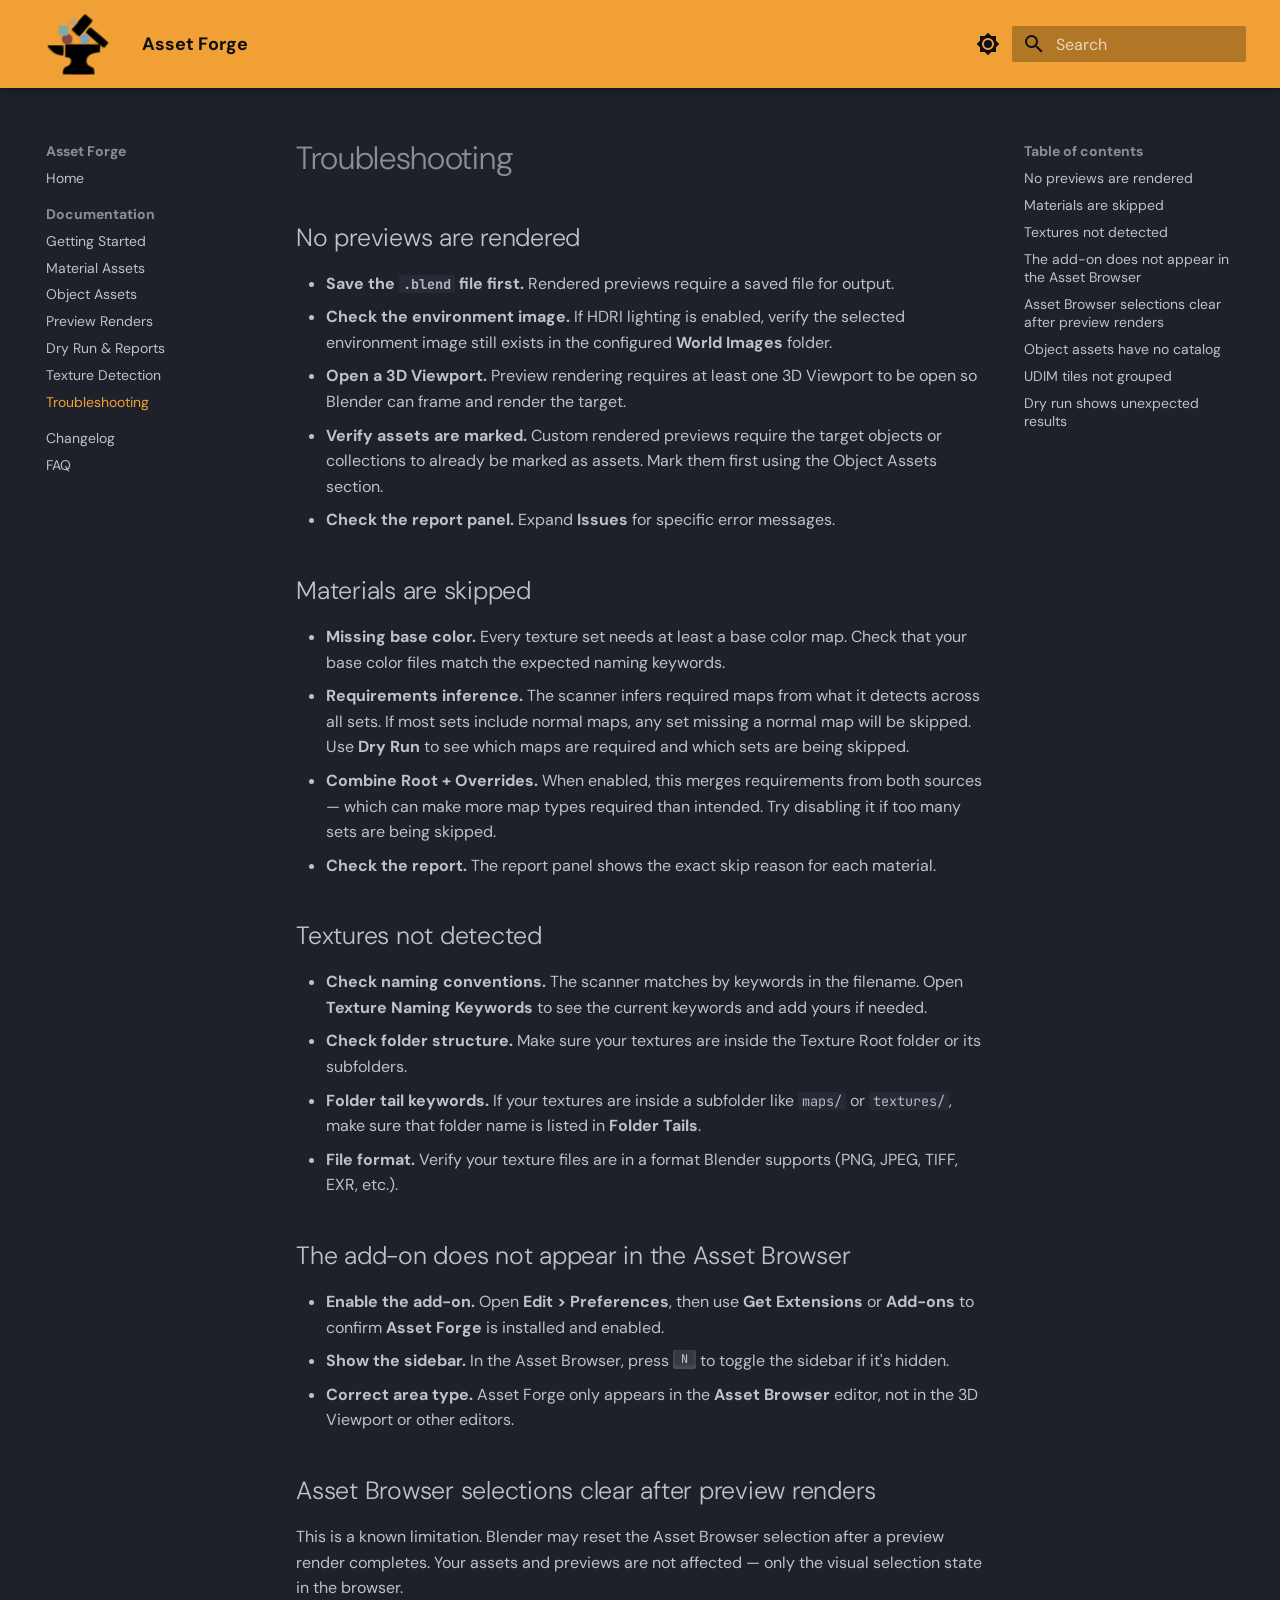
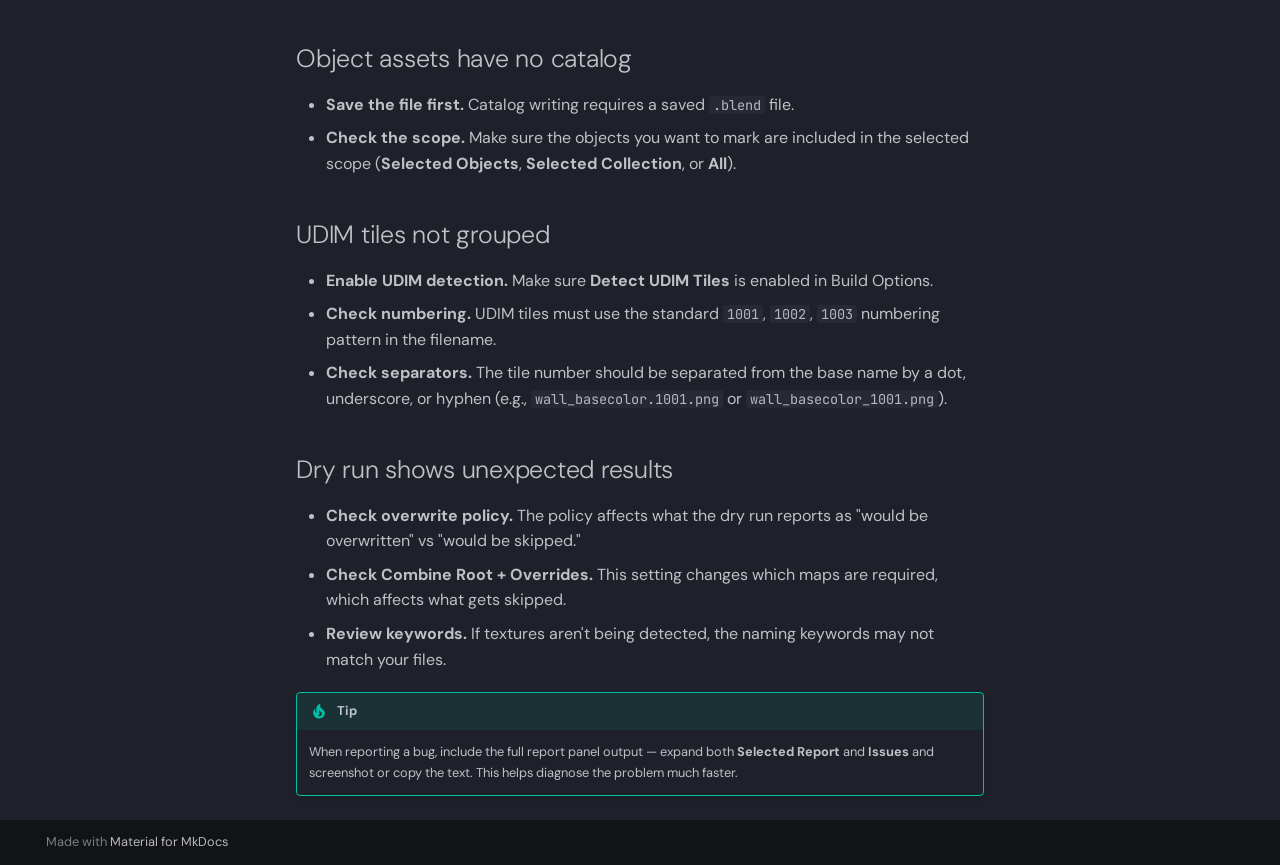
<file: documentation/troubleshooting/index.html>
<!doctype html>
<html lang="en" class="no-js">
  <head>
    
      <meta charset="utf-8">
      <meta name="viewport" content="width=device-width,initial-scale=1">
      
        <meta name="description" content="Build material assets, object assets, and preview renders from texture folders directly inside Blender's Asset Browser.">
      
      
        <meta name="author" content="StellArc">
      
      
        <link rel="canonical" href="https://stellarcreal.github.io/Asset-Forge-site/documentation/troubleshooting/">
      
      
        <link rel="prev" href="../texture-detection/">
      
      
        <link rel="next" href="../../changelog/">
      
      
        
      
      
      <link rel="icon" href="../../assets/favicon.png">
      <meta name="generator" content="mkdocs-1.6.1, mkdocs-material-9.7.6">
    
    
      
        <title>Troubleshooting - Asset Forge</title>
      
    
    
      <link rel="stylesheet" href="../../assets/stylesheets/main.484c7ddc.min.css">
      
        
        <link rel="stylesheet" href="../../assets/stylesheets/palette.ab4e12ef.min.css">
      
      


    
    
      
    
    
      
        
        
        <link rel="preconnect" href="https://fonts.gstatic.com" crossorigin>
        <link rel="stylesheet" href="https://fonts.googleapis.com/css?family=DM+Sans:300,300i,400,400i,700,700i%7CJetBrains+Mono:400,400i,700,700i&display=fallback">
        <style>:root{--md-text-font:"DM Sans";--md-code-font:"JetBrains Mono"}</style>
      
    
    
      <link rel="stylesheet" href="../../stylesheets/extra.css">
    
    <script>__md_scope=new URL("../..",location),__md_hash=e=>[...e].reduce(((e,_)=>(e<<5)-e+_.charCodeAt(0)),0),__md_get=(e,_=localStorage,t=__md_scope)=>JSON.parse(_.getItem(t.pathname+"."+e)),__md_set=(e,_,t=localStorage,a=__md_scope)=>{try{t.setItem(a.pathname+"."+e,JSON.stringify(_))}catch(e){}}</script>
    
      

    
    
  </head>
  
  
    
    
      
    
    
    
    
    <body dir="ltr" data-md-color-scheme="slate" data-md-color-primary="custom" data-md-color-accent="amber">
  
    
    <input class="md-toggle" data-md-toggle="drawer" type="checkbox" id="__drawer" autocomplete="off">
    <input class="md-toggle" data-md-toggle="search" type="checkbox" id="__search" autocomplete="off">
    <label class="md-overlay" for="__drawer"></label>
    <div data-md-component="skip">
      
        
        <a href="#troubleshooting" class="md-skip">
          Skip to content
        </a>
      
    </div>
    <div data-md-component="announce">
      
    </div>
    
    
      

  

<header class="md-header md-header--shadow" data-md-component="header">
  <nav class="md-header__inner md-grid" aria-label="Header">
    <a href="../.." title="Asset Forge" class="md-header__button md-logo" aria-label="Asset Forge" data-md-component="logo">
      
  
  <img src="../../assets/images/favicon.png" alt="Asset Forge logo" style="width:100%;height:100%;object-fit:contain;">

    </a>
    <label class="md-header__button md-icon" for="__drawer">
      
      <svg xmlns="http://www.w3.org/2000/svg" viewBox="0 0 24 24"><path d="M3 6h18v2H3zm0 5h18v2H3zm0 5h18v2H3z"/></svg>
    </label>
    <div class="md-header__title" data-md-component="header-title">
      <div class="md-header__ellipsis">
        <div class="md-header__topic">
          <span class="md-ellipsis">
            Asset Forge
          </span>
        </div>
        <div class="md-header__topic" data-md-component="header-topic">
          <span class="md-ellipsis">
            
              Troubleshooting
            
          </span>
        </div>
      </div>
    </div>
    
      
        <form class="md-header__option" data-md-component="palette">
  
    
    
    
    <input class="md-option" data-md-color-media="" data-md-color-scheme="slate" data-md-color-primary="custom" data-md-color-accent="amber"  aria-label="Switch to light mode"  type="radio" name="__palette" id="__palette_0">
    
      <label class="md-header__button md-icon" title="Switch to light mode" for="__palette_1" hidden>
        <svg xmlns="http://www.w3.org/2000/svg" viewBox="0 0 24 24"><path d="M12 8a4 4 0 0 0-4 4 4 4 0 0 0 4 4 4 4 0 0 0 4-4 4 4 0 0 0-4-4m0 10a6 6 0 0 1-6-6 6 6 0 0 1 6-6 6 6 0 0 1 6 6 6 6 0 0 1-6 6m8-9.31V4h-4.69L12 .69 8.69 4H4v4.69L.69 12 4 15.31V20h4.69L12 23.31 15.31 20H20v-4.69L23.31 12z"/></svg>
      </label>
    
  
    
    
    
    <input class="md-option" data-md-color-media="" data-md-color-scheme="default" data-md-color-primary="custom" data-md-color-accent="amber"  aria-label="Switch to dark mode"  type="radio" name="__palette" id="__palette_1">
    
      <label class="md-header__button md-icon" title="Switch to dark mode" for="__palette_0" hidden>
        <svg xmlns="http://www.w3.org/2000/svg" viewBox="0 0 24 24"><path d="M12 18c-.89 0-1.74-.2-2.5-.55C11.56 16.5 13 14.42 13 12s-1.44-4.5-3.5-5.45C10.26 6.2 11.11 6 12 6a6 6 0 0 1 6 6 6 6 0 0 1-6 6m8-9.31V4h-4.69L12 .69 8.69 4H4v4.69L.69 12 4 15.31V20h4.69L12 23.31 15.31 20H20v-4.69L23.31 12z"/></svg>
      </label>
    
  
</form>
      
    
    
      <script>var palette=__md_get("__palette");if(palette&&palette.color){if("(prefers-color-scheme)"===palette.color.media){var media=matchMedia("(prefers-color-scheme: light)"),input=document.querySelector(media.matches?"[data-md-color-media='(prefers-color-scheme: light)']":"[data-md-color-media='(prefers-color-scheme: dark)']");palette.color.media=input.getAttribute("data-md-color-media"),palette.color.scheme=input.getAttribute("data-md-color-scheme"),palette.color.primary=input.getAttribute("data-md-color-primary"),palette.color.accent=input.getAttribute("data-md-color-accent")}for(var[key,value]of Object.entries(palette.color))document.body.setAttribute("data-md-color-"+key,value)}</script>
    
    
    
      
      
        <label class="md-header__button md-icon" for="__search">
          
          <svg xmlns="http://www.w3.org/2000/svg" viewBox="0 0 24 24"><path d="M9.5 3A6.5 6.5 0 0 1 16 9.5c0 1.61-.59 3.09-1.56 4.23l.27.27h.79l5 5-1.5 1.5-5-5v-.79l-.27-.27A6.52 6.52 0 0 1 9.5 16 6.5 6.5 0 0 1 3 9.5 6.5 6.5 0 0 1 9.5 3m0 2C7 5 5 7 5 9.5S7 14 9.5 14 14 12 14 9.5 12 5 9.5 5"/></svg>
        </label>
        <div class="md-search" data-md-component="search" role="dialog">
  <label class="md-search__overlay" for="__search"></label>
  <div class="md-search__inner" role="search">
    <form class="md-search__form" name="search">
      <input type="text" class="md-search__input" name="query" aria-label="Search" placeholder="Search" autocapitalize="off" autocorrect="off" autocomplete="off" spellcheck="false" data-md-component="search-query" required>
      <label class="md-search__icon md-icon" for="__search">
        
        <svg xmlns="http://www.w3.org/2000/svg" viewBox="0 0 24 24"><path d="M9.5 3A6.5 6.5 0 0 1 16 9.5c0 1.61-.59 3.09-1.56 4.23l.27.27h.79l5 5-1.5 1.5-5-5v-.79l-.27-.27A6.52 6.52 0 0 1 9.5 16 6.5 6.5 0 0 1 3 9.5 6.5 6.5 0 0 1 9.5 3m0 2C7 5 5 7 5 9.5S7 14 9.5 14 14 12 14 9.5 12 5 9.5 5"/></svg>
        
        <svg xmlns="http://www.w3.org/2000/svg" viewBox="0 0 24 24"><path d="M20 11v2H8l5.5 5.5-1.42 1.42L4.16 12l7.92-7.92L13.5 5.5 8 11z"/></svg>
      </label>
      <nav class="md-search__options" aria-label="Search">
        
        <button type="reset" class="md-search__icon md-icon" title="Clear" aria-label="Clear" tabindex="-1">
          
          <svg xmlns="http://www.w3.org/2000/svg" viewBox="0 0 24 24"><path d="M19 6.41 17.59 5 12 10.59 6.41 5 5 6.41 10.59 12 5 17.59 6.41 19 12 13.41 17.59 19 19 17.59 13.41 12z"/></svg>
        </button>
      </nav>
      
        <div class="md-search__suggest" data-md-component="search-suggest"></div>
      
    </form>
    <div class="md-search__output">
      <div class="md-search__scrollwrap" tabindex="0" data-md-scrollfix>
        <div class="md-search-result" data-md-component="search-result">
          <div class="md-search-result__meta">
            Initializing search
          </div>
          <ol class="md-search-result__list" role="presentation"></ol>
        </div>
      </div>
    </div>
  </div>
</div>
  </nav>
  
</header>
    
    <div class="md-container" data-md-component="container">
      
      
        
          
        
      
      <main class="md-main" data-md-component="main">
        <div class="md-main__inner md-grid">
          
            
              
              <div class="md-sidebar md-sidebar--primary" data-md-component="sidebar" data-md-type="navigation" >
                <div class="md-sidebar__scrollwrap">
                  <div class="md-sidebar__inner">
                    



<nav class="md-nav md-nav--primary" aria-label="Navigation" data-md-level="0">
  <label class="md-nav__title" for="__drawer">
    <a href="../.." title="Asset Forge" class="md-nav__button md-logo" aria-label="Asset Forge" data-md-component="logo">
      
  
  <img src="../../assets/images/favicon.png" alt="Asset Forge logo" style="width:100%;height:100%;object-fit:contain;">

    </a>
    Asset Forge
  </label>
  
  <ul class="md-nav__list" data-md-scrollfix>
    
      
      
  
  
  
  
    <li class="md-nav__item">
      <a href="../.." class="md-nav__link">
        
  
  
  <span class="md-ellipsis">
    
  
    Home
  

    
  </span>
  
  

      </a>
    </li>
  

    
      
      
  
  
    
  
  
  
    
    
    
    
      
        
        
      
    
    
    <li class="md-nav__item md-nav__item--active md-nav__item--section md-nav__item--nested">
      
        
        
        <input class="md-nav__toggle md-toggle " type="checkbox" id="__nav_2" checked>
        
          
          <label class="md-nav__link" for="__nav_2" id="__nav_2_label" tabindex="">
            
  
  
  <span class="md-ellipsis">
    
  
    Documentation
  

    
  </span>
  
  

            <span class="md-nav__icon md-icon"></span>
          </label>
        
        <nav class="md-nav" data-md-level="1" aria-labelledby="__nav_2_label" aria-expanded="true">
          <label class="md-nav__title" for="__nav_2">
            <span class="md-nav__icon md-icon"></span>
            
  
    Documentation
  

          </label>
          <ul class="md-nav__list" data-md-scrollfix>
            
              
                
  
  
  
  
    <li class="md-nav__item">
      <a href="../getting-started/" class="md-nav__link">
        
  
  
  <span class="md-ellipsis">
    
  
    Getting Started
  

    
  </span>
  
  

      </a>
    </li>
  

              
            
              
                
  
  
  
  
    <li class="md-nav__item">
      <a href="../material-assets/" class="md-nav__link">
        
  
  
  <span class="md-ellipsis">
    
  
    Material Assets
  

    
  </span>
  
  

      </a>
    </li>
  

              
            
              
                
  
  
  
  
    <li class="md-nav__item">
      <a href="../object-assets/" class="md-nav__link">
        
  
  
  <span class="md-ellipsis">
    
  
    Object Assets
  

    
  </span>
  
  

      </a>
    </li>
  

              
            
              
                
  
  
  
  
    <li class="md-nav__item">
      <a href="../preview-renders/" class="md-nav__link">
        
  
  
  <span class="md-ellipsis">
    
  
    Preview Renders
  

    
  </span>
  
  

      </a>
    </li>
  

              
            
              
                
  
  
  
  
    <li class="md-nav__item">
      <a href="../dry-run/" class="md-nav__link">
        
  
  
  <span class="md-ellipsis">
    
  
    Dry Run & Reports
  

    
  </span>
  
  

      </a>
    </li>
  

              
            
              
                
  
  
  
  
    <li class="md-nav__item">
      <a href="../texture-detection/" class="md-nav__link">
        
  
  
  <span class="md-ellipsis">
    
  
    Texture Detection
  

    
  </span>
  
  

      </a>
    </li>
  

              
            
              
                
  
  
    
  
  
  
    <li class="md-nav__item md-nav__item--active">
      
      <input class="md-nav__toggle md-toggle" type="checkbox" id="__toc">
      
      
        
      
      
        <label class="md-nav__link md-nav__link--active" for="__toc">
          
  
  
  <span class="md-ellipsis">
    
  
    Troubleshooting
  

    
  </span>
  
  

          <span class="md-nav__icon md-icon"></span>
        </label>
      
      <a href="./" class="md-nav__link md-nav__link--active">
        
  
  
  <span class="md-ellipsis">
    
  
    Troubleshooting
  

    
  </span>
  
  

      </a>
      
        

<nav class="md-nav md-nav--secondary" aria-label="Table of contents">
  
  
  
    
  
  
    <label class="md-nav__title" for="__toc">
      <span class="md-nav__icon md-icon"></span>
      Table of contents
    </label>
    <ul class="md-nav__list" data-md-component="toc" data-md-scrollfix>
      
        <li class="md-nav__item">
  <a href="#no-previews-are-rendered" class="md-nav__link">
    <span class="md-ellipsis">
      
        No previews are rendered
      
    </span>
  </a>
  
</li>
      
        <li class="md-nav__item">
  <a href="#materials-are-skipped" class="md-nav__link">
    <span class="md-ellipsis">
      
        Materials are skipped
      
    </span>
  </a>
  
</li>
      
        <li class="md-nav__item">
  <a href="#textures-not-detected" class="md-nav__link">
    <span class="md-ellipsis">
      
        Textures not detected
      
    </span>
  </a>
  
</li>
      
        <li class="md-nav__item">
  <a href="#the-add-on-does-not-appear-in-the-asset-browser" class="md-nav__link">
    <span class="md-ellipsis">
      
        The add-on does not appear in the Asset Browser
      
    </span>
  </a>
  
</li>
      
        <li class="md-nav__item">
  <a href="#asset-browser-selections-clear-after-preview-renders" class="md-nav__link">
    <span class="md-ellipsis">
      
        Asset Browser selections clear after preview renders
      
    </span>
  </a>
  
</li>
      
        <li class="md-nav__item">
  <a href="#object-assets-have-no-catalog" class="md-nav__link">
    <span class="md-ellipsis">
      
        Object assets have no catalog
      
    </span>
  </a>
  
</li>
      
        <li class="md-nav__item">
  <a href="#udim-tiles-not-grouped" class="md-nav__link">
    <span class="md-ellipsis">
      
        UDIM tiles not grouped
      
    </span>
  </a>
  
</li>
      
        <li class="md-nav__item">
  <a href="#dry-run-shows-unexpected-results" class="md-nav__link">
    <span class="md-ellipsis">
      
        Dry run shows unexpected results
      
    </span>
  </a>
  
</li>
      
    </ul>
  
</nav>
      
    </li>
  

              
            
          </ul>
        </nav>
      
    </li>
  

    
      
      
  
  
  
  
    <li class="md-nav__item">
      <a href="../../changelog/" class="md-nav__link">
        
  
  
  <span class="md-ellipsis">
    
  
    Changelog
  

    
  </span>
  
  

      </a>
    </li>
  

    
      
      
  
  
  
  
    <li class="md-nav__item">
      <a href="../../faq/" class="md-nav__link">
        
  
  
  <span class="md-ellipsis">
    
  
    FAQ
  

    
  </span>
  
  

      </a>
    </li>
  

    
  </ul>
</nav>
                  </div>
                </div>
              </div>
            
            
              
              <div class="md-sidebar md-sidebar--secondary" data-md-component="sidebar" data-md-type="toc" >
                <div class="md-sidebar__scrollwrap">
                  <div class="md-sidebar__inner">
                    

<nav class="md-nav md-nav--secondary" aria-label="Table of contents">
  
  
  
    
  
  
    <label class="md-nav__title" for="__toc">
      <span class="md-nav__icon md-icon"></span>
      Table of contents
    </label>
    <ul class="md-nav__list" data-md-component="toc" data-md-scrollfix>
      
        <li class="md-nav__item">
  <a href="#no-previews-are-rendered" class="md-nav__link">
    <span class="md-ellipsis">
      
        No previews are rendered
      
    </span>
  </a>
  
</li>
      
        <li class="md-nav__item">
  <a href="#materials-are-skipped" class="md-nav__link">
    <span class="md-ellipsis">
      
        Materials are skipped
      
    </span>
  </a>
  
</li>
      
        <li class="md-nav__item">
  <a href="#textures-not-detected" class="md-nav__link">
    <span class="md-ellipsis">
      
        Textures not detected
      
    </span>
  </a>
  
</li>
      
        <li class="md-nav__item">
  <a href="#the-add-on-does-not-appear-in-the-asset-browser" class="md-nav__link">
    <span class="md-ellipsis">
      
        The add-on does not appear in the Asset Browser
      
    </span>
  </a>
  
</li>
      
        <li class="md-nav__item">
  <a href="#asset-browser-selections-clear-after-preview-renders" class="md-nav__link">
    <span class="md-ellipsis">
      
        Asset Browser selections clear after preview renders
      
    </span>
  </a>
  
</li>
      
        <li class="md-nav__item">
  <a href="#object-assets-have-no-catalog" class="md-nav__link">
    <span class="md-ellipsis">
      
        Object assets have no catalog
      
    </span>
  </a>
  
</li>
      
        <li class="md-nav__item">
  <a href="#udim-tiles-not-grouped" class="md-nav__link">
    <span class="md-ellipsis">
      
        UDIM tiles not grouped
      
    </span>
  </a>
  
</li>
      
        <li class="md-nav__item">
  <a href="#dry-run-shows-unexpected-results" class="md-nav__link">
    <span class="md-ellipsis">
      
        Dry run shows unexpected results
      
    </span>
  </a>
  
</li>
      
    </ul>
  
</nav>
                  </div>
                </div>
              </div>
            
          
          
            <div class="md-content" data-md-component="content">
              
              <article class="md-content__inner md-typeset">
                
                  


  
  


<h1 id="troubleshooting">Troubleshooting<a class="headerlink" href="#troubleshooting" title="Permanent link">&para;</a></h1>
<h2 id="no-previews-are-rendered">No previews are rendered<a class="headerlink" href="#no-previews-are-rendered" title="Permanent link">&para;</a></h2>
<ul>
<li><strong>Save the <code>.blend</code> file first.</strong> Rendered previews require a saved file for output.</li>
<li><strong>Check the environment image.</strong> If HDRI lighting is enabled, verify the selected environment image still exists in the configured <strong>World Images</strong> folder.</li>
<li><strong>Open a 3D Viewport.</strong> Preview rendering requires at least one 3D Viewport to be open so Blender can frame and render the target.</li>
<li><strong>Verify assets are marked.</strong> Custom rendered previews require the target objects or collections to already be marked as assets. Mark them first using the Object Assets section.</li>
<li><strong>Check the report panel.</strong> Expand <strong>Issues</strong> for specific error messages.</li>
</ul>
<h2 id="materials-are-skipped">Materials are skipped<a class="headerlink" href="#materials-are-skipped" title="Permanent link">&para;</a></h2>
<ul>
<li><strong>Missing base color.</strong> Every texture set needs at least a base color map. Check that your base color files match the expected naming keywords.</li>
<li><strong>Requirements inference.</strong> The scanner infers required maps from what it detects across all sets. If most sets include normal maps, any set missing a normal map will be skipped. Use <strong>Dry Run</strong> to see which maps are required and which sets are being skipped.</li>
<li><strong>Combine Root + Overrides.</strong> When enabled, this merges requirements from both sources — which can make more map types required than intended. Try disabling it if too many sets are being skipped.</li>
<li><strong>Check the report.</strong> The report panel shows the exact skip reason for each material.</li>
</ul>
<h2 id="textures-not-detected">Textures not detected<a class="headerlink" href="#textures-not-detected" title="Permanent link">&para;</a></h2>
<ul>
<li><strong>Check naming conventions.</strong> The scanner matches by keywords in the filename. Open <strong>Texture Naming Keywords</strong> to see the current keywords and add yours if needed.</li>
<li><strong>Check folder structure.</strong> Make sure your textures are inside the Texture Root folder or its subfolders.</li>
<li><strong>Folder tail keywords.</strong> If your textures are inside a subfolder like <code>maps/</code> or <code>textures/</code>, make sure that folder name is listed in <strong>Folder Tails</strong>.</li>
<li><strong>File format.</strong> Verify your texture files are in a format Blender supports (PNG, JPEG, TIFF, EXR, etc.).</li>
</ul>
<h2 id="the-add-on-does-not-appear-in-the-asset-browser">The add-on does not appear in the Asset Browser<a class="headerlink" href="#the-add-on-does-not-appear-in-the-asset-browser" title="Permanent link">&para;</a></h2>
<ul>
<li><strong>Enable the add-on.</strong> Open <strong>Edit &gt; Preferences</strong>, then use <strong>Get Extensions</strong> or <strong>Add-ons</strong> to confirm <strong>Asset Forge</strong> is installed and enabled.</li>
<li><strong>Show the sidebar.</strong> In the Asset Browser, press <span class="keys"><kbd class="key-n">N</kbd></span> to toggle the sidebar if it's hidden.</li>
<li><strong>Correct area type.</strong> Asset Forge only appears in the <strong>Asset Browser</strong> editor, not in the 3D Viewport or other editors.</li>
</ul>
<h2 id="asset-browser-selections-clear-after-preview-renders">Asset Browser selections clear after preview renders<a class="headerlink" href="#asset-browser-selections-clear-after-preview-renders" title="Permanent link">&para;</a></h2>
<p>This is a known limitation. Blender may reset the Asset Browser selection after a preview render completes. Your assets and previews are not affected — only the visual selection state in the browser.</p>
<h2 id="object-assets-have-no-catalog">Object assets have no catalog<a class="headerlink" href="#object-assets-have-no-catalog" title="Permanent link">&para;</a></h2>
<ul>
<li><strong>Save the file first.</strong> Catalog writing requires a saved <code>.blend</code> file.</li>
<li><strong>Check the scope.</strong> Make sure the objects you want to mark are included in the selected scope (<strong>Selected Objects</strong>, <strong>Selected Collection</strong>, or <strong>All</strong>).</li>
</ul>
<h2 id="udim-tiles-not-grouped">UDIM tiles not grouped<a class="headerlink" href="#udim-tiles-not-grouped" title="Permanent link">&para;</a></h2>
<ul>
<li><strong>Enable UDIM detection.</strong> Make sure <strong>Detect UDIM Tiles</strong> is enabled in Build Options.</li>
<li><strong>Check numbering.</strong> UDIM tiles must use the standard <code>1001</code>, <code>1002</code>, <code>1003</code> numbering pattern in the filename.</li>
<li><strong>Check separators.</strong> The tile number should be separated from the base name by a dot, underscore, or hyphen (e.g., <code>wall_basecolor.1001.png</code> or <code>wall_basecolor_1001.png</code>).</li>
</ul>
<h2 id="dry-run-shows-unexpected-results">Dry run shows unexpected results<a class="headerlink" href="#dry-run-shows-unexpected-results" title="Permanent link">&para;</a></h2>
<ul>
<li><strong>Check overwrite policy.</strong> The policy affects what the dry run reports as "would be overwritten" vs "would be skipped."</li>
<li><strong>Check Combine Root + Overrides.</strong> This setting changes which maps are required, which affects what gets skipped.</li>
<li><strong>Review keywords.</strong> If textures aren't being detected, the naming keywords may not match your files.</li>
</ul>
<div class="admonition tip">
<p class="admonition-title">Tip</p>
<p>When reporting a bug, include the full report panel output — expand both <strong>Selected Report</strong> and <strong>Issues</strong> and screenshot or copy the text. This helps diagnose the problem much faster.</p>
</div>












                
              </article>
            </div>
          
          
<script>var target=document.getElementById(location.hash.slice(1));target&&target.name&&(target.checked=target.name.startsWith("__tabbed_"))</script>
        </div>
        
          <button type="button" class="md-top md-icon" data-md-component="top" hidden>
  
  <svg xmlns="http://www.w3.org/2000/svg" viewBox="0 0 24 24"><path d="M13 20h-2V8l-5.5 5.5-1.42-1.42L12 4.16l7.92 7.92-1.42 1.42L13 8z"/></svg>
  Back to top
</button>
        
      </main>
      
        <footer class="md-footer">
  
  <div class="md-footer-meta md-typeset">
    <div class="md-footer-meta__inner md-grid">
      <div class="md-copyright">
  
  
    Made with
    <a href="https://squidfunk.github.io/mkdocs-material/" target="_blank" rel="noopener">
      Material for MkDocs
    </a>
  
</div>
    </div>
  </div>
</footer>
      
    </div>
    <div class="md-dialog" data-md-component="dialog">
      <div class="md-dialog__inner md-typeset"></div>
    </div>
    
    
    
      
      
      <script id="__config" type="application/json">{"annotate": null, "base": "../..", "features": ["navigation.sections", "navigation.expand", "navigation.top", "search.suggest", "search.highlight", "content.code.copy", "toc.follow"], "search": "../../assets/javascripts/workers/search.2c215733.min.js", "tags": null, "translations": {"clipboard.copied": "Copied to clipboard", "clipboard.copy": "Copy to clipboard", "search.result.more.one": "1 more on this page", "search.result.more.other": "# more on this page", "search.result.none": "No matching documents", "search.result.one": "1 matching document", "search.result.other": "# matching documents", "search.result.placeholder": "Type to start searching", "search.result.term.missing": "Missing", "select.version": "Select version"}, "version": null}</script>
    
    
      <script src="../../assets/javascripts/bundle.79ae519e.min.js"></script>
      
    
  </body>
</html>
</file>
<file: stylesheets/extra.css>
[data-md-color-scheme="slate"] {
  --md-primary-fg-color: #f0a035;
  --md-primary-bg-color: #0e0f13;
  --md-accent-fg-color: #f0a035;
}

[data-md-color-scheme="default"] {
  --md-primary-fg-color: #f0a035;
  --md-primary-bg-color: #ffffff;
  --md-accent-fg-color: #c47f1a;
}
</file>
<file: assets/stylesheets/main.484c7ddc.min.css>
@charset "UTF-8";html{-webkit-text-size-adjust:none;-moz-text-size-adjust:none;text-size-adjust:none;box-sizing:border-box}*,:after,:before{box-sizing:inherit}@media (prefers-reduced-motion){*,:after,:before{transition:none!important}}body{margin:0}a,button,input,label{-webkit-tap-highlight-color:transparent}a{color:inherit;text-decoration:none}hr{border:0;box-sizing:initial;display:block;height:.05rem;overflow:visible;padding:0}small{font-size:80%}sub,sup{line-height:1em}img{border-style:none}table{border-collapse:initial;border-spacing:0}td,th{font-weight:400;vertical-align:top}button{background:#0000;border:0;font-family:inherit;font-size:inherit;margin:0;padding:0}input{border:0;outline:none}:root{--md-primary-fg-color:#4051b5;--md-primary-fg-color--light:#5d6cc0;--md-primary-fg-color--dark:#303fa1;--md-primary-bg-color:#fff;--md-primary-bg-color--light:#ffffffb3;--md-accent-fg-color:#526cfe;--md-accent-fg-color--transparent:#526cfe1a;--md-accent-bg-color:#fff;--md-accent-bg-color--light:#ffffffb3}[data-md-color-scheme=default]{color-scheme:light}[data-md-color-scheme=default] img[src$="#gh-dark-mode-only"],[data-md-color-scheme=default] img[src$="#only-dark"]{display:none}:root,[data-md-color-scheme=default]{--md-hue:225deg;--md-default-fg-color:#000000de;--md-default-fg-color--light:#0000008a;--md-default-fg-color--lighter:#00000052;--md-default-fg-color--lightest:#00000012;--md-default-bg-color:#fff;--md-default-bg-color--light:#ffffffb3;--md-default-bg-color--lighter:#ffffff4d;--md-default-bg-color--lightest:#ffffff1f;--md-code-fg-color:#36464e;--md-code-bg-color:#f5f5f5;--md-code-bg-color--light:#f5f5f5b3;--md-code-bg-color--lighter:#f5f5f54d;--md-code-hl-color:#4287ff;--md-code-hl-color--light:#4287ff1a;--md-code-hl-number-color:#d52a2a;--md-code-hl-special-color:#db1457;--md-code-hl-function-color:#a846b9;--md-code-hl-constant-color:#6e59d9;--md-code-hl-keyword-color:#3f6ec6;--md-code-hl-string-color:#1c7d4d;--md-code-hl-name-color:var(--md-code-fg-color);--md-code-hl-operator-color:var(--md-default-fg-color--light);--md-code-hl-punctuation-color:var(--md-default-fg-color--light);--md-code-hl-comment-color:var(--md-default-fg-color--light);--md-code-hl-generic-color:var(--md-default-fg-color--light);--md-code-hl-variable-color:var(--md-default-fg-color--light);--md-typeset-color:var(--md-default-fg-color);--md-typeset-a-color:var(--md-primary-fg-color);--md-typeset-del-color:#f5503d26;--md-typeset-ins-color:#0bd57026;--md-typeset-kbd-color:#fafafa;--md-typeset-kbd-accent-color:#fff;--md-typeset-kbd-border-color:#b8b8b8;--md-typeset-mark-color:#ffff0080;--md-typeset-table-color:#0000001f;--md-typeset-table-color--light:rgba(0,0,0,.035);--md-admonition-fg-color:var(--md-default-fg-color);--md-admonition-bg-color:var(--md-default-bg-color);--md-warning-fg-color:#000000de;--md-warning-bg-color:#ff9;--md-footer-fg-color:#fff;--md-footer-fg-color--light:#ffffffb3;--md-footer-fg-color--lighter:#ffffff73;--md-footer-bg-color:#000000de;--md-footer-bg-color--dark:#00000052;--md-shadow-z1:0 0.2rem 0.5rem #0000000d,0 0 0.05rem #0000001a;--md-shadow-z2:0 0.2rem 0.5rem #0000001a,0 0 0.05rem #00000040;--md-shadow-z3:0 0.2rem 0.5rem #0003,0 0 0.05rem #00000059}.md-icon svg{fill:currentcolor;display:block;height:1.2rem;width:1.2rem}body{-webkit-font-smoothing:antialiased;-moz-osx-font-smoothing:grayscale;--md-text-font-family:var(--md-text-font,_),-apple-system,BlinkMacSystemFont,Helvetica,Arial,sans-serif;--md-code-font-family:var(--md-code-font,_),SFMono-Regular,Consolas,Menlo,monospace}aside,body,input{font-feature-settings:"kern","liga";color:var(--md-typeset-color);font-family:var(--md-text-font-family)}code,kbd,pre{font-feature-settings:"kern";font-family:var(--md-code-font-family)}:root{--md-typeset-table-sort-icon:url('data:image/svg+xml;charset=utf-8,<svg xmlns="http://www.w3.org/2000/svg" viewBox="0 0 24 24"><path d="m18 21-4-4h3V7h-3l4-4 4 4h-3v10h3M2 19v-2h10v2M2 13v-2h7v2M2 7V5h4v2z"/></svg>');--md-typeset-table-sort-icon--asc:url('data:image/svg+xml;charset=utf-8,<svg xmlns="http://www.w3.org/2000/svg" viewBox="0 0 24 24"><path d="M19 17h3l-4 4-4-4h3V3h2M2 17h10v2H2M6 5v2H2V5m0 6h7v2H2z"/></svg>');--md-typeset-table-sort-icon--desc:url('data:image/svg+xml;charset=utf-8,<svg xmlns="http://www.w3.org/2000/svg" viewBox="0 0 24 24"><path d="M19 7h3l-4-4-4 4h3v14h2M2 17h10v2H2M6 5v2H2V5m0 6h7v2H2z"/></svg>')}.md-typeset{-webkit-print-color-adjust:exact;color-adjust:exact;font-size:.8rem;line-height:1.6;overflow-wrap:break-word}@media print{.md-typeset{font-size:.68rem}}.md-typeset blockquote,.md-typeset dl,.md-typeset figure,.md-typeset ol,.md-typeset pre,.md-typeset ul{margin-bottom:1em;margin-top:1em}.md-typeset h1{color:var(--md-default-fg-color--light);font-size:2em;line-height:1.3;margin:0 0 1.25em}.md-typeset h1,.md-typeset h2{font-weight:300;letter-spacing:-.01em}.md-typeset h2{font-size:1.5625em;line-height:1.4;margin:1.6em 0 .64em}.md-typeset h3{font-size:1.25em;font-weight:400;letter-spacing:-.01em;line-height:1.5;margin:1.6em 0 .8em}.md-typeset h2+h3{margin-top:.8em}.md-typeset h4{font-weight:700;letter-spacing:-.01em;margin:1em 0}.md-typeset h5,.md-typeset h6{color:var(--md-default-fg-color--light);font-size:.8em;font-weight:700;letter-spacing:-.01em;margin:1.25em 0}.md-typeset h5{text-transform:uppercase}.md-typeset h5 code{text-transform:none}.md-typeset hr{border-bottom:.05rem solid var(--md-default-fg-color--lightest);display:flow-root;margin:1.5em 0}.md-typeset a{color:var(--md-typeset-a-color);word-break:break-word}.md-typeset a,.md-typeset a:before{transition:color 125ms}.md-typeset a:focus,.md-typeset a:hover{color:var(--md-accent-fg-color)}.md-typeset a:focus code,.md-typeset a:hover code{background-color:var(--md-accent-fg-color--transparent);color:var(--md-accent-fg-color)}.md-typeset a code{color:var(--md-typeset-a-color)}.md-typeset a.focus-visible{outline-color:var(--md-accent-fg-color);outline-offset:.2rem}.md-typeset code,.md-typeset kbd,.md-typeset pre{color:var(--md-code-fg-color);direction:ltr;font-variant-ligatures:none;transition:background-color 125ms}@media print{.md-typeset code,.md-typeset kbd,.md-typeset pre{white-space:pre-wrap}}.md-typeset code{background-color:var(--md-code-bg-color);border-radius:.1rem;-webkit-box-decoration-break:clone;box-decoration-break:clone;font-size:.85em;padding:0 .2941176471em;transition:color 125ms,background-color 125ms;word-break:break-word}.md-typeset code:not(.focus-visible){-webkit-tap-highlight-color:transparent;outline:none}.md-typeset pre{display:flow-root;line-height:1.4;position:relative}.md-typeset pre>code{-webkit-box-decoration-break:slice;box-decoration-break:slice;box-shadow:none;display:block;margin:0;outline-color:var(--md-accent-fg-color);overflow:auto;padding:.7720588235em 1.1764705882em;scrollbar-color:var(--md-default-fg-color--lighter) #0000;scrollbar-width:thin;touch-action:auto;word-break:normal}.md-typeset pre>code:hover{scrollbar-color:var(--md-accent-fg-color) #0000}.md-typeset pre>code::-webkit-scrollbar{height:.2rem;width:.2rem}.md-typeset pre>code::-webkit-scrollbar-thumb{background-color:var(--md-default-fg-color--lighter)}.md-typeset pre>code::-webkit-scrollbar-thumb:hover{background-color:var(--md-accent-fg-color)}.md-typeset kbd{background-color:var(--md-typeset-kbd-color);border-radius:.1rem;box-shadow:0 .1rem 0 .05rem var(--md-typeset-kbd-border-color),0 .1rem 0 var(--md-typeset-kbd-border-color),0 -.1rem .2rem var(--md-typeset-kbd-accent-color) inset;color:var(--md-default-fg-color);display:inline-block;font-size:.75em;padding:0 .6666666667em;vertical-align:text-top;word-break:break-word}.md-typeset mark{background-color:var(--md-typeset-mark-color);-webkit-box-decoration-break:clone;box-decoration-break:clone;color:inherit;word-break:break-word}.md-typeset abbr{cursor:help;text-decoration:none}.md-typeset [data-preview],.md-typeset abbr{border-bottom:.05rem dotted var(--md-default-fg-color--light)}.md-typeset small{opacity:.75}[dir=ltr] .md-typeset sub,[dir=ltr] .md-typeset sup{margin-left:.078125em}[dir=rtl] .md-typeset sub,[dir=rtl] .md-typeset sup{margin-right:.078125em}[dir=ltr] .md-typeset blockquote{padding-left:.6rem}[dir=rtl] .md-typeset blockquote{padding-right:.6rem}[dir=ltr] .md-typeset blockquote{border-left:.2rem solid var(--md-default-fg-color--lighter)}[dir=rtl] .md-typeset blockquote{border-right:.2rem solid var(--md-default-fg-color--lighter)}.md-typeset blockquote{color:var(--md-default-fg-color--light);margin-left:0;margin-right:0}.md-typeset ul{list-style-type:disc}.md-typeset ul[type]{list-style-type:revert-layer}[dir=ltr] .md-typeset ol,[dir=ltr] .md-typeset ul{margin-left:.625em}[dir=rtl] .md-typeset ol,[dir=rtl] .md-typeset ul{margin-right:.625em}.md-typeset ol,.md-typeset ul{padding:0}.md-typeset ol:not([hidden]),.md-typeset ul:not([hidden]){display:flow-root}.md-typeset ol ol,.md-typeset ul ol{list-style-type:lower-alpha}.md-typeset ol ol ol,.md-typeset ul ol ol{list-style-type:lower-roman}.md-typeset ol ol ol ol,.md-typeset ul ol ol ol{list-style-type:upper-alpha}.md-typeset ol ol ol ol ol,.md-typeset ul ol ol ol ol{list-style-type:upper-roman}.md-typeset ol[type],.md-typeset ul[type]{list-style-type:revert-layer}[dir=ltr] .md-typeset ol li,[dir=ltr] .md-typeset ul li{margin-left:1.25em}[dir=rtl] .md-typeset ol li,[dir=rtl] .md-typeset ul li{margin-right:1.25em}.md-typeset ol li,.md-typeset ul li{margin-bottom:.5em}.md-typeset ol li blockquote,.md-typeset ol li p,.md-typeset ul li blockquote,.md-typeset ul li p{margin:.5em 0}.md-typeset ol li:last-child,.md-typeset ul li:last-child{margin-bottom:0}[dir=ltr] .md-typeset ol li ol,[dir=ltr] .md-typeset ol li ul,[dir=ltr] .md-typeset ul li ol,[dir=ltr] .md-typeset ul li ul{margin-left:.625em}[dir=rtl] .md-typeset ol li ol,[dir=rtl] .md-typeset ol li ul,[dir=rtl] .md-typeset ul li ol,[dir=rtl] .md-typeset ul li ul{margin-right:.625em}.md-typeset ol li ol,.md-typeset ol li ul,.md-typeset ul li ol,.md-typeset ul li ul{margin-bottom:.5em;margin-top:.5em}[dir=ltr] .md-typeset dd{margin-left:1.875em}[dir=rtl] .md-typeset dd{margin-right:1.875em}.md-typeset dd{margin-bottom:1.5em;margin-top:1em}.md-typeset img,.md-typeset svg,.md-typeset video{height:auto;max-width:100%}.md-typeset img[align=left]{margin:1em 1em 1em 0}.md-typeset img[align=right]{margin:1em 0 1em 1em}.md-typeset img[align]:only-child{margin-top:0}.md-typeset figure{display:flow-root;margin:1em auto;max-width:100%;text-align:center;width:fit-content}.md-typeset figure img{display:block;margin:0 auto}.md-typeset figcaption{font-style:italic;margin:1em auto;max-width:24rem}.md-typeset iframe{max-width:100%}.md-typeset table:not([class]){background-color:var(--md-default-bg-color);border:.05rem solid var(--md-typeset-table-color);border-radius:.1rem;display:inline-block;font-size:.64rem;max-width:100%;overflow:auto;touch-action:auto}@media print{.md-typeset table:not([class]){display:table}}.md-typeset table:not([class])+*{margin-top:1.5em}.md-typeset table:not([class]) td>:first-child,.md-typeset table:not([class]) th>:first-child{margin-top:0}.md-typeset table:not([class]) td>:last-child,.md-typeset table:not([class]) th>:last-child{margin-bottom:0}.md-typeset table:not([class]) td:not([align]),.md-typeset table:not([class]) th:not([align]){text-align:left}[dir=rtl] .md-typeset table:not([class]) td:not([align]),[dir=rtl] .md-typeset table:not([class]) th:not([align]){text-align:right}.md-typeset table:not([class]) th{font-weight:700;min-width:5rem;padding:.9375em 1.25em;vertical-align:top}.md-typeset table:not([class]) td{border-top:.05rem solid var(--md-typeset-table-color);padding:.9375em 1.25em;vertical-align:top}.md-typeset table:not([class]) tbody tr{transition:background-color 125ms}.md-typeset table:not([class]) tbody tr:hover{background-color:var(--md-typeset-table-color--light);box-shadow:0 .05rem 0 var(--md-default-bg-color) inset}.md-typeset table:not([class]) a{word-break:normal}.md-typeset table th[role=columnheader]{cursor:pointer}[dir=ltr] .md-typeset table th[role=columnheader]:after{margin-left:.5em}[dir=rtl] .md-typeset table th[role=columnheader]:after{margin-right:.5em}.md-typeset table th[role=columnheader]:after{content:"";display:inline-block;height:1.2em;-webkit-mask-image:var(--md-typeset-table-sort-icon);mask-image:var(--md-typeset-table-sort-icon);-webkit-mask-repeat:no-repeat;mask-repeat:no-repeat;-webkit-mask-size:contain;mask-size:contain;transition:background-color 125ms;vertical-align:text-bottom;width:1.2em}.md-typeset table th[role=columnheader]:hover:after{background-color:var(--md-default-fg-color--lighter)}.md-typeset table th[role=columnheader][aria-sort=ascending]:after{background-color:var(--md-default-fg-color--light);-webkit-mask-image:var(--md-typeset-table-sort-icon--asc);mask-image:var(--md-typeset-table-sort-icon--asc)}.md-typeset table th[role=columnheader][aria-sort=descending]:after{background-color:var(--md-default-fg-color--light);-webkit-mask-image:var(--md-typeset-table-sort-icon--desc);mask-image:var(--md-typeset-table-sort-icon--desc)}.md-typeset__scrollwrap{margin:1em -.8rem;overflow-x:auto;touch-action:auto}.md-typeset__table{display:inline-block;margin-bottom:.5em;padding:0 .8rem}@media print{.md-typeset__table{display:block}}html .md-typeset__table table{display:table;margin:0;overflow:hidden;width:100%}@media screen and (max-width:44.984375em){.md-content__inner>pre{margin:1em -.8rem}.md-content__inner>pre code{border-radius:0}}.md-typeset .md-author{border-radius:100%;display:block;flex-shrink:0;height:1.6rem;overflow:hidden;position:relative;transition:color 125ms,transform 125ms;width:1.6rem}.md-typeset .md-author img{display:block}.md-typeset .md-author--more{background:var(--md-default-fg-color--lightest);color:var(--md-default-fg-color--lighter);font-size:.6rem;font-weight:700;line-height:1.6rem;text-align:center}.md-typeset .md-author--long{height:2.4rem;width:2.4rem}.md-typeset a.md-author{transform:scale(1)}.md-typeset a.md-author img{border-radius:100%;filter:grayscale(100%) opacity(75%);transition:filter 125ms}.md-typeset a.md-author:focus,.md-typeset a.md-author:hover{transform:scale(1.1);z-index:1}.md-typeset a.md-author:focus img,.md-typeset a.md-author:hover img{filter:grayscale(0)}.md-banner{background-color:var(--md-footer-bg-color);color:var(--md-footer-fg-color);overflow:auto}@media print{.md-banner{display:none}}.md-banner--warning{background-color:var(--md-warning-bg-color);color:var(--md-warning-fg-color)}.md-banner__inner{font-size:.7rem;margin:.6rem auto;padding:0 .8rem}[dir=ltr] .md-banner__button{float:right}[dir=rtl] .md-banner__button{float:left}.md-banner__button{color:inherit;cursor:pointer;transition:opacity .25s}.no-js .md-banner__button{display:none}.md-banner__button:hover{opacity:.7}html{font-size:125%;height:100%;overflow-x:hidden}@media screen and (min-width:100em){html{font-size:137.5%}}@media screen and (min-width:125em){html{font-size:150%}}body{background-color:var(--md-default-bg-color);display:flex;flex-direction:column;font-size:.5rem;min-height:100%;position:relative;width:100%}@media print{body{display:block}}@media screen and (max-width:59.984375em){body[data-md-scrolllock]{position:fixed}}.md-grid{margin-left:auto;margin-right:auto;max-width:61rem}.md-container{display:flex;flex-direction:column;flex-grow:1}@media print{.md-container{display:block}}.md-main{flex-grow:1}.md-main__inner{display:flex;height:100%;margin-top:1.5rem}.md-ellipsis{overflow:hidden;text-overflow:ellipsis}.md-toggle{display:none}.md-option{height:0;opacity:0;position:absolute;width:0}.md-option:checked+label:not([hidden]){display:block}.md-option.focus-visible+label{outline-color:var(--md-accent-fg-color);outline-style:auto}.md-skip{background-color:var(--md-default-fg-color);border-radius:.1rem;color:var(--md-default-bg-color);font-size:.64rem;margin:.5rem;opacity:0;outline-color:var(--md-accent-fg-color);padding:.3rem .5rem;position:fixed;transform:translateY(.4rem);z-index:-1}.md-skip:focus{opacity:1;transform:translateY(0);transition:transform .25s cubic-bezier(.4,0,.2,1),opacity 175ms 75ms;z-index:10}@page{margin:25mm}:root{--md-clipboard-icon:url('data:image/svg+xml;charset=utf-8,<svg xmlns="http://www.w3.org/2000/svg" viewBox="0 0 24 24"><path d="M19 21H8V7h11m0-2H8a2 2 0 0 0-2 2v14a2 2 0 0 0 2 2h11a2 2 0 0 0 2-2V7a2 2 0 0 0-2-2m-3-4H4a2 2 0 0 0-2 2v14h2V3h12z"/></svg>')}.md-clipboard{border-radius:.1rem;color:var(--md-default-fg-color--lightest);cursor:pointer;height:1.5em;outline-color:var(--md-accent-fg-color);outline-offset:.1rem;transition:color .25s;width:1.5em;z-index:1}@media print{.md-clipboard{display:none}}.md-clipboard:not(.focus-visible){-webkit-tap-highlight-color:transparent;outline:none}:hover>.md-clipboard{color:var(--md-default-fg-color--light)}.md-clipboard:focus,.md-clipboard:hover{color:var(--md-accent-fg-color)}.md-clipboard:after{background-color:currentcolor;content:"";display:block;height:1.125em;margin:0 auto;-webkit-mask-image:var(--md-clipboard-icon);mask-image:var(--md-clipboard-icon);-webkit-mask-position:center;mask-position:center;-webkit-mask-repeat:no-repeat;mask-repeat:no-repeat;-webkit-mask-size:contain;mask-size:contain;width:1.125em}.md-clipboard--inline{cursor:pointer}.md-clipboard--inline code{transition:color .25s,background-color .25s}.md-clipboard--inline:focus code,.md-clipboard--inline:hover code{background-color:var(--md-accent-fg-color--transparent);color:var(--md-accent-fg-color)}:root{--md-code-select-icon:url('data:image/svg+xml;charset=utf-8,<svg xmlns="http://www.w3.org/2000/svg" viewBox="0 0 24 24"><path d="M19 19h-4v2h4c1.1 0 2-.9 2-2v-4h-2m0-12h-4v2h4v4h2V5c0-1.1-.9-2-2-2M5 5h4V3H5c-1.1 0-2 .9-2 2v4h2m0 6H3v4c0 1.1.9 2 2 2h4v-2H5zm2-4h2v2H7zm4 0h2v2h-2zm4 0h2v2h-2zM7 7h2v2H7zm4 0h2v2h-2zm4 0h2v2h-2zm-8 8h2v2H7zm4 0h2v2h-2zm4 0h2v2h-2z"/></svg>');--md-code-copy-icon:url('data:image/svg+xml;charset=utf-8,<svg xmlns="http://www.w3.org/2000/svg" viewBox="0 0 24 24"><path d="M19 21H8V7h11m0-2H8a2 2 0 0 0-2 2v14a2 2 0 0 0 2 2h11a2 2 0 0 0 2-2V7a2 2 0 0 0-2-2m-3-4H4a2 2 0 0 0-2 2v14h2V3h12z"/></svg>')}.md-typeset .md-code__content{display:grid}.md-code__nav{background-color:var(--md-code-bg-color--lighter);border-radius:.1rem;display:flex;gap:.2rem;padding:.2rem;position:absolute;right:.25em;top:.25em;transition:background-color .25s;z-index:1}:hover>.md-code__nav{background-color:var(--md-code-bg-color--light)}.md-code__button{color:var(--md-default-fg-color--lightest);cursor:pointer;display:block;height:1.5em;outline-color:var(--md-accent-fg-color);outline-offset:.1rem;transition:color .25s;width:1.5em}:hover>*>.md-code__button{color:var(--md-default-fg-color--light)}.md-code__button.focus-visible,.md-code__button:hover{color:var(--md-accent-fg-color)}.md-code__button--active{color:var(--md-default-fg-color)!important}.md-code__button:after{background-color:currentcolor;content:"";display:block;height:1.125em;margin:0 auto;-webkit-mask-position:center;mask-position:center;-webkit-mask-repeat:no-repeat;mask-repeat:no-repeat;-webkit-mask-size:contain;mask-size:contain;width:1.125em}.md-code__button[data-md-type=select]:after{-webkit-mask-image:var(--md-code-select-icon);mask-image:var(--md-code-select-icon)}.md-code__button[data-md-type=copy]:after{-webkit-mask-image:var(--md-code-copy-icon);mask-image:var(--md-code-copy-icon)}@keyframes consent{0%{opacity:0;transform:translateY(100%)}to{opacity:1;transform:translateY(0)}}@keyframes overlay{0%{opacity:0}to{opacity:1}}.md-consent__overlay{animation:overlay .25s both;-webkit-backdrop-filter:blur(.1rem);backdrop-filter:blur(.1rem);background-color:#0000008a;height:100%;opacity:1;position:fixed;top:0;width:100%;z-index:5}.md-consent__inner{animation:consent .5s cubic-bezier(.1,.7,.1,1) both;background-color:var(--md-default-bg-color);border:0;border-radius:.1rem;bottom:0;box-shadow:0 0 .2rem #0000001a,0 .2rem .4rem #0003;max-height:100%;overflow:auto;padding:0;position:fixed;width:100%;z-index:5}.md-consent__form{padding:.8rem}.md-consent__settings{display:none;margin:1em 0}input:checked+.md-consent__settings{display:block}.md-consent__controls{margin-bottom:.8rem}.md-typeset .md-consent__controls .md-button{display:inline}@media screen and (max-width:44.984375em){.md-typeset .md-consent__controls .md-button{display:block;margin-top:.4rem;text-align:center;width:100%}}.md-consent label{cursor:pointer}.md-content{flex-grow:1;min-width:0}.md-content__inner{margin:0 .8rem 1.2rem;padding-top:.6rem}@media screen and (min-width:76.25em){[dir=ltr] .md-sidebar--primary:not([hidden])~.md-content>.md-content__inner{margin-left:1.2rem}[dir=ltr] .md-sidebar--secondary:not([hidden])~.md-content>.md-content__inner,[dir=rtl] .md-sidebar--primary:not([hidden])~.md-content>.md-content__inner{margin-right:1.2rem}[dir=rtl] .md-sidebar--secondary:not([hidden])~.md-content>.md-content__inner{margin-left:1.2rem}}.md-content__inner:before{content:"";display:block;height:.4rem}.md-content__inner>:last-child{margin-bottom:0}[dir=ltr] .md-content__button{float:right}[dir=rtl] .md-content__button{float:left}[dir=ltr] .md-content__button{margin-left:.4rem}[dir=rtl] .md-content__button{margin-right:.4rem}.md-content__button{margin:.4rem 0;padding:0}@media print{.md-content__button{display:none}}.md-typeset .md-content__button{color:var(--md-default-fg-color--lighter)}.md-content__button svg{display:inline;vertical-align:top}[dir=rtl] .md-content__button svg{transform:scaleX(-1)}[dir=ltr] .md-dialog{right:.8rem}[dir=rtl] .md-dialog{left:.8rem}.md-dialog{background-color:var(--md-default-fg-color);border-radius:.1rem;bottom:.8rem;box-shadow:var(--md-shadow-z3);min-width:11.1rem;opacity:0;padding:.4rem .6rem;pointer-events:none;position:fixed;transform:translateY(100%);transition:transform 0ms .4s,opacity .4s;z-index:4}@media print{.md-dialog{display:none}}.md-dialog--active{opacity:1;pointer-events:auto;transform:translateY(0);transition:transform .4s cubic-bezier(.075,.85,.175,1),opacity .4s}.md-dialog__inner{color:var(--md-default-bg-color);font-size:.7rem}.md-feedback{margin:2em 0 1em;text-align:center}.md-feedback fieldset{border:none;margin:0;padding:0}.md-feedback__title{font-weight:700;margin:1em auto}.md-feedback__inner{position:relative}.md-feedback__list{display:flex;flex-wrap:wrap;place-content:baseline center;position:relative}.md-feedback__list:hover .md-icon:not(:disabled){color:var(--md-default-fg-color--lighter)}:disabled .md-feedback__list{min-height:1.8rem}.md-feedback__icon{color:var(--md-default-fg-color--light);cursor:pointer;flex-shrink:0;margin:0 .1rem;transition:color 125ms}.md-feedback__icon:not(:disabled).md-icon:hover{color:var(--md-accent-fg-color)}.md-feedback__icon:disabled{color:var(--md-default-fg-color--lightest);pointer-events:none}.md-feedback__note{opacity:0;position:relative;transform:translateY(.4rem);transition:transform .4s cubic-bezier(.1,.7,.1,1),opacity .15s}.md-feedback__note>*{margin:0 auto;max-width:16rem}:disabled .md-feedback__note{opacity:1;transform:translateY(0)}@media print{.md-feedback{display:none}}.md-footer{background-color:var(--md-footer-bg-color);color:var(--md-footer-fg-color)}@media print{.md-footer{display:none}}.md-footer__inner{justify-content:space-between;overflow:auto;padding:.2rem}.md-footer__inner:not([hidden]){display:flex}.md-footer__link{align-items:end;display:flex;flex-grow:0.01;margin-bottom:.4rem;margin-top:1rem;max-width:100%;outline-color:var(--md-accent-fg-color);overflow:hidden;transition:opacity .25s}.md-footer__link:focus,.md-footer__link:hover{opacity:.7}[dir=rtl] .md-footer__link svg{transform:scaleX(-1)}@media screen and (max-width:44.984375em){.md-footer__link--prev{flex-shrink:0}.md-footer__link--prev .md-footer__title{display:none}}[dir=ltr] .md-footer__link--next{margin-left:auto}[dir=rtl] .md-footer__link--next{margin-right:auto}.md-footer__link--next{text-align:right}[dir=rtl] .md-footer__link--next{text-align:left}.md-footer__title{flex-grow:1;font-size:.9rem;margin-bottom:.7rem;max-width:calc(100% - 2.4rem);padding:0 1rem;white-space:nowrap}.md-footer__button{margin:.2rem;padding:.4rem}.md-footer__direction{font-size:.64rem;opacity:.7}.md-footer-meta{background-color:var(--md-footer-bg-color--dark)}.md-footer-meta__inner{display:flex;flex-wrap:wrap;justify-content:space-between;padding:.2rem}html .md-footer-meta.md-typeset a{color:var(--md-footer-fg-color--light)}html .md-footer-meta.md-typeset a:focus,html .md-footer-meta.md-typeset a:hover{color:var(--md-footer-fg-color)}.md-copyright{color:var(--md-footer-fg-color--lighter);font-size:.64rem;margin:auto .6rem;padding:.4rem 0;width:100%}@media screen and (min-width:45em){.md-copyright{width:auto}}.md-copyright__highlight{color:var(--md-footer-fg-color--light)}.md-social{display:inline-flex;gap:.2rem;margin:0 .4rem;padding:.2rem 0 .6rem}@media screen and (min-width:45em){.md-social{padding:.6rem 0}}.md-social__link{display:inline-block;height:1.6rem;text-align:center;width:1.6rem}.md-social__link:before{line-height:1.9}.md-social__link svg{fill:currentcolor;max-height:.8rem;vertical-align:-25%}.md-typeset .md-button{border:.1rem solid;border-radius:.1rem;color:var(--md-primary-fg-color);cursor:pointer;display:inline-block;font-weight:700;padding:.625em 2em;transition:color 125ms,background-color 125ms,border-color 125ms}.md-typeset .md-button--primary{background-color:var(--md-primary-fg-color);border-color:var(--md-primary-fg-color);color:var(--md-primary-bg-color)}.md-typeset .md-button:focus,.md-typeset .md-button:hover{background-color:var(--md-accent-fg-color);border-color:var(--md-accent-fg-color);color:var(--md-accent-bg-color)}[dir=ltr] .md-typeset .md-input{border-top-left-radius:.1rem}[dir=ltr] .md-typeset .md-input,[dir=rtl] .md-typeset .md-input{border-top-right-radius:.1rem}[dir=rtl] .md-typeset .md-input{border-top-left-radius:.1rem}.md-typeset .md-input{border-bottom:.1rem solid var(--md-default-fg-color--lighter);box-shadow:var(--md-shadow-z1);font-size:.8rem;height:1.8rem;padding:0 .6rem;transition:border .25s,box-shadow .25s}.md-typeset .md-input:focus,.md-typeset .md-input:hover{border-bottom-color:var(--md-accent-fg-color);box-shadow:var(--md-shadow-z2)}.md-typeset .md-input--stretch{width:100%}.md-header{background-color:var(--md-primary-fg-color);box-shadow:0 0 .2rem #0000,0 .2rem .4rem #0000;color:var(--md-primary-bg-color);display:block;left:0;position:sticky;right:0;top:0;z-index:4}@media print{.md-header{display:none}}.md-header[hidden]{transform:translateY(-100%);transition:transform .25s cubic-bezier(.8,0,.6,1),box-shadow .25s}.md-header--shadow{box-shadow:0 0 .2rem #0000001a,0 .2rem .4rem #0003;transition:transform .25s cubic-bezier(.1,.7,.1,1),box-shadow .25s}.md-header__inner{align-items:center;display:flex;padding:0 .2rem}.md-header__button{color:currentcolor;cursor:pointer;margin:.2rem;outline-color:var(--md-accent-fg-color);padding:.4rem;position:relative;transition:opacity .25s;vertical-align:middle;z-index:1}.md-header__button:hover{opacity:.7}.md-header__button:not([hidden]){display:inline-block}.md-header__button:not(.focus-visible){-webkit-tap-highlight-color:transparent;outline:none}.md-header__button.md-logo{margin:.2rem;padding:.4rem}@media screen and (max-width:76.234375em){.md-header__button.md-logo{display:none}}.md-header__button.md-logo img,.md-header__button.md-logo svg{fill:currentcolor;display:block;height:1.2rem;width:auto}@media screen and (min-width:60em){.md-header__button[for=__search]{display:none}}.no-js .md-header__button[for=__search]{display:none}[dir=rtl] .md-header__button[for=__search] svg{transform:scaleX(-1)}@media screen and (min-width:76.25em){.md-header__button[for=__drawer]{display:none}}.md-header__topic{display:flex;max-width:100%;position:absolute;transition:transform .4s cubic-bezier(.1,.7,.1,1),opacity .15s;white-space:nowrap}.md-header__topic+.md-header__topic{opacity:0;pointer-events:none;transform:translateX(1.25rem);transition:transform .4s cubic-bezier(1,.7,.1,.1),opacity .15s;z-index:-1}[dir=rtl] .md-header__topic+.md-header__topic{transform:translateX(-1.25rem)}.md-header__topic:first-child{font-weight:700}[dir=ltr] .md-header__title{margin-left:1rem;margin-right:.4rem}[dir=rtl] .md-header__title{margin-left:.4rem;margin-right:1rem}.md-header__title{flex-grow:1;font-size:.9rem;height:2.4rem;line-height:2.4rem}.md-header__title--active .md-header__topic{opacity:0;pointer-events:none;transform:translateX(-1.25rem);transition:transform .4s cubic-bezier(1,.7,.1,.1),opacity .15s;z-index:-1}[dir=rtl] .md-header__title--active .md-header__topic{transform:translateX(1.25rem)}.md-header__title--active .md-header__topic+.md-header__topic{opacity:1;pointer-events:auto;transform:translateX(0);transition:transform .4s cubic-bezier(.1,.7,.1,1),opacity .15s;z-index:0}.md-header__title>.md-header__ellipsis{height:100%;position:relative;width:100%}.md-header__option{display:flex;flex-shrink:0;max-width:100%;transition:max-width 0ms .25s,opacity .25s .25s;white-space:nowrap}[data-md-toggle=search]:checked~.md-header .md-header__option{max-width:0;opacity:0;transition:max-width 0ms,opacity 0ms}.md-header__option>input{bottom:0}.md-header__source{display:none}@media screen and (min-width:60em){[dir=ltr] .md-header__source{margin-left:1rem}[dir=rtl] .md-header__source{margin-right:1rem}.md-header__source{display:block;max-width:11.7rem;width:11.7rem}}@media screen and (min-width:76.25em){[dir=ltr] .md-header__source{margin-left:1.4rem}[dir=rtl] .md-header__source{margin-right:1.4rem}}.md-meta{color:var(--md-default-fg-color--light);font-size:.7rem;line-height:1.3}.md-meta__list{display:inline-flex;flex-wrap:wrap;list-style:none;margin:0;padding:0}.md-meta__item:not(:last-child):after{content:"·";margin-left:.2rem;margin-right:.2rem}.md-meta__link{color:var(--md-typeset-a-color)}.md-meta__link:focus,.md-meta__link:hover{color:var(--md-accent-fg-color)}.md-draft{background-color:#ff1744;border-radius:.125em;color:#fff;display:inline-block;font-weight:700;padding-left:.5714285714em;padding-right:.5714285714em}:root{--md-nav-icon--prev:url('data:image/svg+xml;charset=utf-8,<svg xmlns="http://www.w3.org/2000/svg" viewBox="0 0 24 24"><path d="M20 11v2H8l5.5 5.5-1.42 1.42L4.16 12l7.92-7.92L13.5 5.5 8 11z"/></svg>');--md-nav-icon--next:url('data:image/svg+xml;charset=utf-8,<svg xmlns="http://www.w3.org/2000/svg" viewBox="0 0 24 24"><path d="M8.59 16.58 13.17 12 8.59 7.41 10 6l6 6-6 6z"/></svg>');--md-toc-icon:url('data:image/svg+xml;charset=utf-8,<svg xmlns="http://www.w3.org/2000/svg" viewBox="0 0 24 24"><path d="M3 9h14V7H3zm0 4h14v-2H3zm0 4h14v-2H3zm16 0h2v-2h-2zm0-10v2h2V7zm0 6h2v-2h-2z"/></svg>')}.md-nav{font-size:.7rem;line-height:1.3}.md-nav__title{color:var(--md-default-fg-color--light);display:block;font-weight:700;overflow:hidden;padding:0 .6rem;text-overflow:ellipsis}.md-nav__title .md-nav__button{display:none}.md-nav__title .md-nav__button img{height:100%;width:auto}.md-nav__title .md-nav__button.md-logo img,.md-nav__title .md-nav__button.md-logo svg{fill:currentcolor;display:block;height:2.4rem;max-width:100%;object-fit:contain;width:auto}.md-nav__list{list-style:none;margin:0;padding:0}.md-nav__link{align-items:flex-start;display:flex;gap:.4rem;margin-top:.625em;scroll-snap-align:start;transition:color 125ms}.md-nav__link--passed,.md-nav__link--passed code{color:var(--md-default-fg-color--light)}.md-nav__item .md-nav__link--active,.md-nav__item .md-nav__link--active code{color:var(--md-typeset-a-color)}.md-nav__link .md-ellipsis{position:relative}.md-nav__link .md-ellipsis code{word-break:normal}[dir=ltr] .md-nav__link .md-icon:last-child{margin-left:auto}[dir=rtl] .md-nav__link .md-icon:last-child{margin-right:auto}.md-nav__link .md-typeset{font-size:.7rem;line-height:1.3}.md-nav__link svg{fill:currentcolor;flex-shrink:0;height:1.3em;position:relative}.md-nav__link[for]:focus,.md-nav__link[for]:hover,.md-nav__link[href]:focus,.md-nav__link[href]:hover{color:var(--md-accent-fg-color);cursor:pointer}.md-nav__link[for]:focus code,.md-nav__link[for]:hover code,.md-nav__link[href]:focus code,.md-nav__link[href]:hover code{background-color:var(--md-accent-fg-color--transparent);color:var(--md-accent-fg-color)}.md-nav__link.focus-visible{outline-color:var(--md-accent-fg-color);outline-offset:.2rem}.md-nav--primary .md-nav__link[for=__toc]{display:none}.md-nav--primary .md-nav__link[for=__toc] .md-icon:after{background-color:currentcolor;display:block;height:100%;-webkit-mask-image:var(--md-toc-icon);mask-image:var(--md-toc-icon);width:100%}.md-nav--primary .md-nav__link[for=__toc]~.md-nav{display:none}.md-nav__container>.md-nav__link{margin-top:0}.md-nav__container>.md-nav__link:first-child{flex-grow:1;min-width:0}.md-nav__icon{flex-shrink:0}.md-nav__source{display:none}@media screen and (max-width:76.234375em){.md-nav--primary,.md-nav--primary .md-nav{background-color:var(--md-default-bg-color);display:flex;flex-direction:column;height:100%;left:0;position:absolute;right:0;top:0;z-index:1}.md-nav--primary .md-nav__item,.md-nav--primary .md-nav__title{font-size:.8rem;line-height:1.5}.md-nav--primary .md-nav__title{background-color:var(--md-default-fg-color--lightest);color:var(--md-default-fg-color--light);cursor:pointer;height:5.6rem;line-height:2.4rem;padding:3rem .8rem .2rem;position:relative;white-space:nowrap}[dir=ltr] .md-nav--primary .md-nav__title .md-nav__icon{left:.4rem}[dir=rtl] .md-nav--primary .md-nav__title .md-nav__icon{right:.4rem}.md-nav--primary .md-nav__title .md-nav__icon{display:block;height:1.2rem;margin:.2rem;position:absolute;top:.4rem;width:1.2rem}.md-nav--primary .md-nav__title .md-nav__icon:after{background-color:currentcolor;content:"";display:block;height:100%;-webkit-mask-image:var(--md-nav-icon--prev);mask-image:var(--md-nav-icon--prev);-webkit-mask-position:center;mask-position:center;-webkit-mask-repeat:no-repeat;mask-repeat:no-repeat;-webkit-mask-size:contain;mask-size:contain;width:100%}.md-nav--primary .md-nav__title~.md-nav__list{background-color:var(--md-default-bg-color);box-shadow:0 .05rem 0 var(--md-default-fg-color--lightest) inset;overflow-y:auto;scroll-snap-type:y mandatory;touch-action:pan-y}.md-nav--primary .md-nav__title~.md-nav__list>:first-child{border-top:0}.md-nav--primary .md-nav__title[for=__drawer]{background-color:var(--md-primary-fg-color);color:var(--md-primary-bg-color);font-weight:700}.md-nav--primary .md-nav__title .md-logo{display:block;left:.2rem;margin:.2rem;padding:.4rem;position:absolute;right:.2rem;top:.2rem}.md-nav--primary .md-nav__list{flex:1}.md-nav--primary .md-nav__item{border-top:.05rem solid var(--md-default-fg-color--lightest)}.md-nav--primary .md-nav__item--active>.md-nav__link{color:var(--md-typeset-a-color)}.md-nav--primary .md-nav__item--active>.md-nav__link:focus,.md-nav--primary .md-nav__item--active>.md-nav__link:hover{color:var(--md-accent-fg-color)}.md-nav--primary .md-nav__link{margin-top:0;padding:.6rem .8rem}.md-nav--primary .md-nav__link svg{margin-top:.1em}.md-nav--primary .md-nav__link>.md-nav__link{padding:0}[dir=ltr] .md-nav--primary .md-nav__link .md-nav__icon{margin-right:-.2rem}[dir=rtl] .md-nav--primary .md-nav__link .md-nav__icon{margin-left:-.2rem}.md-nav--primary .md-nav__link .md-nav__icon{font-size:1.2rem;height:1.2rem;width:1.2rem}.md-nav--primary .md-nav__link .md-nav__icon:after{background-color:currentcolor;content:"";display:block;height:100%;-webkit-mask-image:var(--md-nav-icon--next);mask-image:var(--md-nav-icon--next);-webkit-mask-position:center;mask-position:center;-webkit-mask-repeat:no-repeat;mask-repeat:no-repeat;-webkit-mask-size:contain;mask-size:contain;width:100%}[dir=rtl] .md-nav--primary .md-nav__icon:after{transform:scale(-1)}.md-nav--primary .md-nav--secondary .md-nav{background-color:initial;position:static}[dir=ltr] .md-nav--primary .md-nav--secondary .md-nav .md-nav__link{padding-left:1.4rem}[dir=rtl] .md-nav--primary .md-nav--secondary .md-nav .md-nav__link{padding-right:1.4rem}[dir=ltr] .md-nav--primary .md-nav--secondary .md-nav .md-nav .md-nav__link{padding-left:2rem}[dir=rtl] .md-nav--primary .md-nav--secondary .md-nav .md-nav .md-nav__link{padding-right:2rem}[dir=ltr] .md-nav--primary .md-nav--secondary .md-nav .md-nav .md-nav .md-nav__link{padding-left:2.6rem}[dir=rtl] .md-nav--primary .md-nav--secondary .md-nav .md-nav .md-nav .md-nav__link{padding-right:2.6rem}[dir=ltr] .md-nav--primary .md-nav--secondary .md-nav .md-nav .md-nav .md-nav .md-nav__link{padding-left:3.2rem}[dir=rtl] .md-nav--primary .md-nav--secondary .md-nav .md-nav .md-nav .md-nav .md-nav__link{padding-right:3.2rem}.md-nav--secondary{background-color:initial}.md-nav__toggle~.md-nav{display:flex;opacity:0;transform:translateX(100%);transition:transform .25s cubic-bezier(.8,0,.6,1),opacity 125ms 50ms}[dir=rtl] .md-nav__toggle~.md-nav{transform:translateX(-100%)}.md-nav__toggle:checked~.md-nav{opacity:1;transform:translateX(0);transition:transform .25s cubic-bezier(.4,0,.2,1),opacity 125ms 125ms}.md-nav__toggle:checked~.md-nav>.md-nav__list{backface-visibility:hidden}}@media screen and (max-width:59.984375em){.md-nav--primary .md-nav__link[for=__toc]{display:flex}.md-nav--primary .md-nav__link[for=__toc] .md-icon:after{content:""}.md-nav--primary .md-nav__link[for=__toc]+.md-nav__link{display:none}.md-nav--primary .md-nav__link[for=__toc]~.md-nav{display:flex}.md-nav__source{background-color:var(--md-primary-fg-color--dark);color:var(--md-primary-bg-color);display:block;padding:0 .2rem}}@media screen and (min-width:60em) and (max-width:76.234375em){.md-nav--integrated .md-nav__link[for=__toc]{display:flex}.md-nav--integrated .md-nav__link[for=__toc] .md-icon:after{content:""}.md-nav--integrated .md-nav__link[for=__toc]+.md-nav__link{display:none}.md-nav--integrated .md-nav__link[for=__toc]~.md-nav{display:flex}}@media screen and (min-width:60em){.md-nav{margin-bottom:-.4rem}.md-nav--secondary .md-nav__title{background:var(--md-default-bg-color);box-shadow:0 0 .4rem .4rem var(--md-default-bg-color);position:sticky;top:0;z-index:1}.md-nav--secondary .md-nav__title[for=__toc]{scroll-snap-align:start}.md-nav--secondary .md-nav__title .md-nav__icon{display:none}[dir=ltr] .md-nav--secondary .md-nav__list{padding-left:.6rem}[dir=rtl] .md-nav--secondary .md-nav__list{padding-right:.6rem}.md-nav--secondary .md-nav__list{padding-bottom:.4rem}[dir=ltr] .md-nav--secondary .md-nav__item>.md-nav__link{margin-right:.4rem}[dir=rtl] .md-nav--secondary .md-nav__item>.md-nav__link{margin-left:.4rem}}@media screen and (min-width:76.25em){.md-nav{margin-bottom:-.4rem;transition:max-height .25s cubic-bezier(.86,0,.07,1)}.md-nav--primary .md-nav__title{background:var(--md-default-bg-color);box-shadow:0 0 .4rem .4rem var(--md-default-bg-color);position:sticky;top:0;z-index:1}.md-nav--primary .md-nav__title[for=__drawer]{scroll-snap-align:start}.md-nav--primary .md-nav__title .md-nav__icon{display:none}[dir=ltr] .md-nav--primary .md-nav__list{padding-left:.6rem}[dir=rtl] .md-nav--primary .md-nav__list{padding-right:.6rem}.md-nav--primary .md-nav__list{padding-bottom:.4rem}[dir=ltr] .md-nav--primary .md-nav__item>.md-nav__link{margin-right:.4rem}[dir=rtl] .md-nav--primary .md-nav__item>.md-nav__link{margin-left:.4rem}.md-nav__toggle~.md-nav{display:grid;grid-template-rows:minmax(.4rem,0fr);opacity:0;transition:grid-template-rows .25s cubic-bezier(.86,0,.07,1),opacity .25s,visibility 0ms .25s;visibility:collapse}.md-nav__toggle~.md-nav>.md-nav__list{overflow:hidden}.md-nav__toggle.md-toggle--indeterminate~.md-nav,.md-nav__toggle:checked~.md-nav{grid-template-rows:minmax(.4rem,1fr);opacity:1;transition:grid-template-rows .25s cubic-bezier(.86,0,.07,1),opacity .15s .1s,visibility 0ms;visibility:visible}.md-nav__toggle.md-toggle--indeterminate~.md-nav{transition:none}.md-nav__item--nested>.md-nav>.md-nav__title{display:none}.md-nav__item--section{display:block;margin:1.25em 0}.md-nav__item--section:last-child{margin-bottom:0}.md-nav__item--section>.md-nav__link{font-weight:700}.md-nav__item--section>.md-nav__link[for]{color:var(--md-default-fg-color--light)}.md-nav__item--section>.md-nav__link:not(.md-nav__container){pointer-events:none}.md-nav__item--section>.md-nav__link .md-icon,.md-nav__item--section>.md-nav__link>[for]{display:none}[dir=ltr] .md-nav__item--section>.md-nav{margin-left:-.6rem}[dir=rtl] .md-nav__item--section>.md-nav{margin-right:-.6rem}.md-nav__item--section>.md-nav{display:block;opacity:1;visibility:visible}.md-nav__item--section>.md-nav>.md-nav__list>.md-nav__item{padding:0}.md-nav__icon{border-radius:100%;height:.9rem;transition:background-color .25s;width:.9rem}.md-nav__icon:hover{background-color:var(--md-accent-fg-color--transparent)}.md-nav__icon:after{background-color:currentcolor;border-radius:100%;content:"";display:inline-block;height:100%;-webkit-mask-image:var(--md-nav-icon--next);mask-image:var(--md-nav-icon--next);-webkit-mask-position:center;mask-position:center;-webkit-mask-repeat:no-repeat;mask-repeat:no-repeat;-webkit-mask-size:contain;mask-size:contain;transition:transform .25s;vertical-align:-.1rem;width:100%}[dir=rtl] .md-nav__icon:after{transform:rotate(180deg)}.md-nav__item--nested .md-nav__toggle:checked~.md-nav__link .md-nav__icon:after,.md-nav__item--nested .md-toggle--indeterminate~.md-nav__link .md-nav__icon:after{transform:rotate(90deg)}.md-nav--lifted>.md-nav__list>.md-nav__item,.md-nav--lifted>.md-nav__title{display:none}.md-nav--lifted>.md-nav__list>.md-nav__item--active{display:block}.md-nav--lifted>.md-nav__list>.md-nav__item--active>.md-nav__link{background:var(--md-default-bg-color);box-shadow:0 0 .4rem .4rem var(--md-default-bg-color);margin-top:0;position:sticky;top:0;z-index:1}.md-nav--lifted>.md-nav__list>.md-nav__item--active>.md-nav__link:not(.md-nav__container){pointer-events:none}.md-nav--lifted>.md-nav__list>.md-nav__item--active.md-nav__item--section{margin:0}[dir=ltr] .md-nav--lifted>.md-nav__list>.md-nav__item>.md-nav:not(.md-nav--secondary){margin-left:-.6rem}[dir=rtl] .md-nav--lifted>.md-nav__list>.md-nav__item>.md-nav:not(.md-nav--secondary){margin-right:-.6rem}.md-nav--lifted>.md-nav__list>.md-nav__item>[for]{color:var(--md-default-fg-color--light)}.md-nav--lifted .md-nav[data-md-level="1"]{grid-template-rows:minmax(.4rem,1fr);opacity:1;visibility:visible}[dir=ltr] .md-nav--integrated>.md-nav__list>.md-nav__item--active .md-nav--secondary{border-left:.05rem solid var(--md-primary-fg-color)}[dir=rtl] .md-nav--integrated>.md-nav__list>.md-nav__item--active .md-nav--secondary{border-right:.05rem solid var(--md-primary-fg-color)}.md-nav--integrated>.md-nav__list>.md-nav__item--active .md-nav--secondary{display:block;margin-bottom:1.25em;opacity:1;visibility:visible}.md-nav--integrated>.md-nav__list>.md-nav__item--active .md-nav--secondary>.md-nav__list{overflow:visible;padding-bottom:0}.md-nav--integrated>.md-nav__list>.md-nav__item--active .md-nav--secondary>.md-nav__title{display:none}}.md-pagination{font-size:.8rem;font-weight:700;gap:.4rem}.md-pagination,.md-pagination>*{align-items:center;display:flex;justify-content:center}.md-pagination>*{border-radius:.2rem;height:1.8rem;min-width:1.8rem;text-align:center}.md-pagination__current{background-color:var(--md-default-fg-color--lightest);color:var(--md-default-fg-color--light)}.md-pagination__link{transition:color 125ms,background-color 125ms}.md-pagination__link:focus,.md-pagination__link:hover{background-color:var(--md-accent-fg-color--transparent);color:var(--md-accent-fg-color)}.md-pagination__link:focus svg,.md-pagination__link:hover svg{color:var(--md-accent-fg-color)}.md-pagination__link.focus-visible{outline-color:var(--md-accent-fg-color);outline-offset:.2rem}.md-pagination__link svg{fill:currentcolor;color:var(--md-default-fg-color--lighter);display:block;max-height:100%;width:1.2rem}:root{--md-path-icon:url('data:image/svg+xml;charset=utf-8,<svg xmlns="http://www.w3.org/2000/svg" viewBox="0 0 24 24"><path d="M8.59 16.58 13.17 12 8.59 7.41 10 6l6 6-6 6z"/></svg>')}.md-path{font-size:.7rem;margin:0 .8rem;overflow:auto;padding-top:1.2rem}.md-path:not([hidden]){display:block}@media screen and (min-width:76.25em){.md-path{margin:0 1.2rem}}.md-path__list{align-items:center;display:flex;gap:.2rem;list-style:none;margin:0;padding:0}.md-path__item:not(:first-child){display:inline-flex;gap:.2rem;white-space:nowrap}.md-path__item:not(:first-child):before{background-color:var(--md-default-fg-color--lighter);content:"";display:inline;height:.8rem;-webkit-mask-image:var(--md-path-icon);mask-image:var(--md-path-icon);width:.8rem}.md-path__link{align-items:center;color:var(--md-default-fg-color--light);display:flex}.md-path__link:focus,.md-path__link:hover{color:var(--md-accent-fg-color)}:root{--md-post-pin-icon:url('data:image/svg+xml;charset=utf-8,<svg xmlns="http://www.w3.org/2000/svg" viewBox="0 0 24 24"><path d="M16 12V4h1V2H7v2h1v8l-2 2v2h5.2v6h1.6v-6H18v-2z"/></svg>')}.md-post__back{border-bottom:.05rem solid var(--md-default-fg-color--lightest);margin-bottom:1.2rem;padding-bottom:1.2rem}@media screen and (max-width:76.234375em){.md-post__back{display:none}}[dir=rtl] .md-post__back svg{transform:scaleX(-1)}.md-post__authors{display:flex;flex-direction:column;gap:.6rem;margin:0 .6rem 1.2rem}.md-post .md-post__meta a{transition:color 125ms}.md-post .md-post__meta a:focus,.md-post .md-post__meta a:hover{color:var(--md-accent-fg-color)}.md-post__title{color:var(--md-default-fg-color--light);font-weight:700}.md-post--excerpt{margin-bottom:3.2rem}.md-post--excerpt .md-post__header{align-items:center;display:flex;gap:.6rem;min-height:1.6rem}.md-post--excerpt .md-post__authors{align-items:center;display:inline-flex;flex-direction:row;gap:.2rem;margin:0;min-height:2.4rem}[dir=ltr] .md-post--excerpt .md-post__meta .md-meta__list{margin-right:.4rem}[dir=rtl] .md-post--excerpt .md-post__meta .md-meta__list{margin-left:.4rem}.md-post--excerpt .md-post__content>:first-child{--md-scroll-margin:6rem;margin-top:0}.md-post>.md-nav--secondary{margin:1em 0}.md-pin{background:var(--md-default-fg-color--lightest);border-radius:1rem;margin-top:-.05rem;padding:.2rem}.md-pin:after{background-color:currentcolor;content:"";display:block;height:.6rem;margin:0 auto;-webkit-mask-image:var(--md-post-pin-icon);mask-image:var(--md-post-pin-icon);-webkit-mask-position:center;mask-position:center;-webkit-mask-repeat:no-repeat;mask-repeat:no-repeat;-webkit-mask-size:contain;mask-size:contain;width:.6rem}.md-profile{align-items:center;display:flex;font-size:.7rem;gap:.6rem;line-height:1.4;width:100%}.md-profile__description{flex-grow:1}.md-content--post{display:flex}@media screen and (max-width:76.234375em){.md-content--post{flex-flow:column-reverse}}.md-content--post>.md-content__inner{flex-grow:1;min-width:0}@media screen and (min-width:76.25em){[dir=ltr] .md-content--post>.md-content__inner{margin-left:1.2rem}[dir=rtl] .md-content--post>.md-content__inner{margin-right:1.2rem}}@media screen and (max-width:76.234375em){.md-sidebar.md-sidebar--post{padding:0;position:static;width:100%}.md-sidebar.md-sidebar--post .md-sidebar__scrollwrap{overflow:visible}.md-sidebar.md-sidebar--post .md-sidebar__inner{padding:0}.md-sidebar.md-sidebar--post .md-post__meta{margin-left:.6rem;margin-right:.6rem}.md-sidebar.md-sidebar--post .md-nav__item{border:none;display:inline}.md-sidebar.md-sidebar--post .md-nav__list{display:inline-flex;flex-wrap:wrap;gap:.6rem;padding-bottom:.6rem;padding-top:.6rem}.md-sidebar.md-sidebar--post .md-nav__link{padding:0}.md-sidebar.md-sidebar--post .md-nav{height:auto;margin-bottom:0;position:static}}:root{--md-progress-value:0;--md-progress-delay:400ms}.md-progress{background:var(--md-primary-bg-color);height:.075rem;opacity:min(clamp(0,var(--md-progress-value),1),clamp(0,100 - var(--md-progress-value),1));position:fixed;top:0;transform:scaleX(calc(var(--md-progress-value)*1%));transform-origin:left;transition:transform .5s cubic-bezier(.19,1,.22,1),opacity .25s var(--md-progress-delay);width:100%;z-index:4}:root{--md-search-result-icon:url('data:image/svg+xml;charset=utf-8,<svg xmlns="http://www.w3.org/2000/svg" viewBox="0 0 24 24"><path d="M14 2H6a2 2 0 0 0-2 2v16a2 2 0 0 0 2 2h7c-.41-.25-.8-.56-1.14-.9-.33-.33-.61-.7-.86-1.1H6V4h7v5h5v1.18c.71.16 1.39.43 2 .82V8zm6.31 16.9c1.33-2.11.69-4.9-1.4-6.22-2.11-1.33-4.91-.68-6.22 1.4-1.34 2.11-.69 4.89 1.4 6.22 1.46.93 3.32.93 4.79.02L22 23.39 23.39 22zm-3.81.1a2.5 2.5 0 0 1-2.5-2.5 2.5 2.5 0 0 1 2.5-2.5 2.5 2.5 0 0 1 2.5 2.5 2.5 2.5 0 0 1-2.5 2.5"/></svg>')}.md-search{position:relative}@media screen and (min-width:60em){.md-search{padding:.2rem 0}}.no-js .md-search{display:none}.md-search__overlay{opacity:0;z-index:1}@media screen and (max-width:59.984375em){[dir=ltr] .md-search__overlay{left:-2.2rem}[dir=rtl] .md-search__overlay{right:-2.2rem}.md-search__overlay{background-color:var(--md-default-bg-color);border-radius:1rem;height:2rem;overflow:hidden;pointer-events:none;position:absolute;top:-1rem;transform-origin:center;transition:transform .3s .1s,opacity .2s .2s;width:2rem}[data-md-toggle=search]:checked~.md-header .md-search__overlay{opacity:1;transition:transform .4s,opacity .1s}}@media screen and (min-width:60em){[dir=ltr] .md-search__overlay{left:0}[dir=rtl] .md-search__overlay{right:0}.md-search__overlay{background-color:#0000008a;cursor:pointer;height:0;position:fixed;top:0;transition:width 0ms .25s,height 0ms .25s,opacity .25s;width:0}[data-md-toggle=search]:checked~.md-header .md-search__overlay{height:200vh;opacity:1;transition:width 0ms,height 0ms,opacity .25s;width:100%}}@media screen and (max-width:29.984375em){[data-md-toggle=search]:checked~.md-header .md-search__overlay{transform:scale(45)}}@media screen and (min-width:30em) and (max-width:44.984375em){[data-md-toggle=search]:checked~.md-header .md-search__overlay{transform:scale(60)}}@media screen and (min-width:45em) and (max-width:59.984375em){[data-md-toggle=search]:checked~.md-header .md-search__overlay{transform:scale(75)}}.md-search__inner{backface-visibility:hidden}@media screen and (max-width:59.984375em){[dir=ltr] .md-search__inner{left:0}[dir=rtl] .md-search__inner{right:0}.md-search__inner{height:0;opacity:0;overflow:hidden;position:fixed;top:0;transform:translateX(5%);transition:width 0ms .3s,height 0ms .3s,transform .15s cubic-bezier(.4,0,.2,1) .15s,opacity .15s .15s;width:0;z-index:2}[dir=rtl] .md-search__inner{transform:translateX(-5%)}[data-md-toggle=search]:checked~.md-header .md-search__inner{height:100%;opacity:1;transform:translateX(0);transition:width 0ms 0ms,height 0ms 0ms,transform .15s cubic-bezier(.1,.7,.1,1) .15s,opacity .15s .15s;width:100%}}@media screen and (min-width:60em){[dir=ltr] .md-search__inner{float:right}[dir=rtl] .md-search__inner{float:left}.md-search__inner{padding:.1rem 0;position:relative;transition:width .25s cubic-bezier(.1,.7,.1,1);width:11.7rem}}@media screen and (min-width:60em) and (max-width:76.234375em){[data-md-toggle=search]:checked~.md-header .md-search__inner{width:23.4rem}}@media screen and (min-width:76.25em){[data-md-toggle=search]:checked~.md-header .md-search__inner{width:34.4rem}}.md-search__form{background-color:var(--md-default-bg-color);box-shadow:0 0 .6rem #0000;height:2.4rem;position:relative;transition:color .25s,background-color .25s;z-index:2}@media screen and (min-width:60em){.md-search__form{background-color:#00000042;border-radius:.1rem;height:1.8rem}.md-search__form:hover{background-color:#ffffff1f}}[data-md-toggle=search]:checked~.md-header .md-search__form{background-color:var(--md-default-bg-color);border-radius:.1rem .1rem 0 0;box-shadow:0 0 .6rem #00000012;color:var(--md-default-fg-color)}[dir=ltr] .md-search__input{padding-left:3.6rem;padding-right:2.2rem}[dir=rtl] .md-search__input{padding-left:2.2rem;padding-right:3.6rem}.md-search__input{background:#0000;font-size:.9rem;height:100%;position:relative;text-overflow:ellipsis;width:100%;z-index:2}.md-search__input::placeholder{transition:color .25s}.md-search__input::placeholder,.md-search__input~.md-search__icon{color:var(--md-default-fg-color--light)}.md-search__input::-ms-clear{display:none}@media screen and (max-width:59.984375em){.md-search__input{font-size:.9rem;height:2.4rem;width:100%}}@media screen and (min-width:60em){[dir=ltr] .md-search__input{padding-left:2.2rem}[dir=rtl] .md-search__input{padding-right:2.2rem}.md-search__input{color:inherit;font-size:.8rem}.md-search__input::placeholder{color:var(--md-primary-bg-color--light)}.md-search__input+.md-search__icon{color:var(--md-primary-bg-color)}[data-md-toggle=search]:checked~.md-header .md-search__input{text-overflow:clip}[data-md-toggle=search]:checked~.md-header .md-search__input+.md-search__icon{color:var(--md-default-fg-color--light)}[data-md-toggle=search]:checked~.md-header .md-search__input::placeholder{color:#0000}}.md-search__icon{cursor:pointer;display:inline-block;height:1.2rem;transition:color .25s,opacity .25s;width:1.2rem}.md-search__icon:hover{opacity:.7}[dir=ltr] .md-search__icon[for=__search]{left:.5rem}[dir=rtl] .md-search__icon[for=__search]{right:.5rem}.md-search__icon[for=__search]{position:absolute;top:.3rem;z-index:2}[dir=rtl] .md-search__icon[for=__search] svg{transform:scaleX(-1)}@media screen and (max-width:59.984375em){[dir=ltr] .md-search__icon[for=__search]{left:.8rem}[dir=rtl] .md-search__icon[for=__search]{right:.8rem}.md-search__icon[for=__search]{top:.6rem}.md-search__icon[for=__search] svg:first-child{display:none}}@media screen and (min-width:60em){.md-search__icon[for=__search]{pointer-events:none}.md-search__icon[for=__search] svg:last-child{display:none}}[dir=ltr] .md-search__options{right:.5rem}[dir=rtl] .md-search__options{left:.5rem}.md-search__options{pointer-events:none;position:absolute;top:.3rem;z-index:2}@media screen and (max-width:59.984375em){[dir=ltr] .md-search__options{right:.8rem}[dir=rtl] .md-search__options{left:.8rem}.md-search__options{top:.6rem}}[dir=ltr] .md-search__options>.md-icon{margin-left:.2rem}[dir=rtl] .md-search__options>.md-icon{margin-right:.2rem}.md-search__options>.md-icon{color:var(--md-default-fg-color--light);opacity:0;transform:scale(.75);transition:transform .15s cubic-bezier(.1,.7,.1,1),opacity .15s}.md-search__options>.md-icon:not(.focus-visible){-webkit-tap-highlight-color:transparent;outline:none}[data-md-toggle=search]:checked~.md-header .md-search__input:valid~.md-search__options>.md-icon{opacity:1;pointer-events:auto;transform:scale(1)}[data-md-toggle=search]:checked~.md-header .md-search__input:valid~.md-search__options>.md-icon:hover{opacity:.7}[dir=ltr] .md-search__suggest{padding-left:3.6rem;padding-right:2.2rem}[dir=rtl] .md-search__suggest{padding-left:2.2rem;padding-right:3.6rem}.md-search__suggest{align-items:center;color:var(--md-default-fg-color--lighter);display:flex;font-size:.9rem;height:100%;opacity:0;position:absolute;top:0;transition:opacity 50ms;white-space:nowrap;width:100%}@media screen and (min-width:60em){[dir=ltr] .md-search__suggest{padding-left:2.2rem}[dir=rtl] .md-search__suggest{padding-right:2.2rem}.md-search__suggest{font-size:.8rem}}[data-md-toggle=search]:checked~.md-header .md-search__suggest{opacity:1;transition:opacity .3s .1s}[dir=ltr] .md-search__output{border-bottom-left-radius:.1rem}[dir=ltr] .md-search__output,[dir=rtl] .md-search__output{border-bottom-right-radius:.1rem}[dir=rtl] .md-search__output{border-bottom-left-radius:.1rem}.md-search__output{overflow:hidden;position:absolute;width:100%;z-index:1}@media screen and (max-width:59.984375em){.md-search__output{bottom:0;top:2.4rem}}@media screen and (min-width:60em){.md-search__output{opacity:0;top:1.9rem;transition:opacity .4s}[data-md-toggle=search]:checked~.md-header .md-search__output{box-shadow:var(--md-shadow-z3);opacity:1}}.md-search__scrollwrap{backface-visibility:hidden;background-color:var(--md-default-bg-color);height:100%;overflow-y:auto;touch-action:pan-y}@media (-webkit-max-device-pixel-ratio:1),(max-resolution:1dppx){.md-search__scrollwrap{transform:translateZ(0)}}@media screen and (min-width:60em) and (max-width:76.234375em){.md-search__scrollwrap{width:23.4rem}}@media screen and (min-width:76.25em){.md-search__scrollwrap{width:34.4rem}}@media screen and (min-width:60em){.md-search__scrollwrap{max-height:0;scrollbar-color:var(--md-default-fg-color--lighter) #0000;scrollbar-width:thin}[data-md-toggle=search]:checked~.md-header .md-search__scrollwrap{max-height:75vh}.md-search__scrollwrap:hover{scrollbar-color:var(--md-accent-fg-color) #0000}.md-search__scrollwrap::-webkit-scrollbar{height:.2rem;width:.2rem}.md-search__scrollwrap::-webkit-scrollbar-thumb{background-color:var(--md-default-fg-color--lighter)}.md-search__scrollwrap::-webkit-scrollbar-thumb:hover{background-color:var(--md-accent-fg-color)}}.md-search-result{color:var(--md-default-fg-color);word-break:break-word}.md-search-result__meta{background-color:var(--md-default-fg-color--lightest);color:var(--md-default-fg-color--light);font-size:.64rem;line-height:1.8rem;padding:0 .8rem;scroll-snap-align:start}@media screen and (min-width:60em){[dir=ltr] .md-search-result__meta{padding-left:2.2rem}[dir=rtl] .md-search-result__meta{padding-right:2.2rem}}.md-search-result__list{list-style:none;margin:0;padding:0;-webkit-user-select:none;user-select:none}.md-search-result__item{box-shadow:0 -.05rem var(--md-default-fg-color--lightest)}.md-search-result__item:first-child{box-shadow:none}.md-search-result__link{display:block;outline:none;scroll-snap-align:start;transition:background-color .25s}.md-search-result__link:focus,.md-search-result__link:hover{background-color:var(--md-accent-fg-color--transparent)}.md-search-result__link:last-child p:last-child{margin-bottom:.6rem}.md-search-result__more>summary{cursor:pointer;display:block;outline:none;position:sticky;scroll-snap-align:start;top:0;z-index:1}.md-search-result__more>summary::marker{display:none}.md-search-result__more>summary::-webkit-details-marker{display:none}.md-search-result__more>summary>div{color:var(--md-typeset-a-color);font-size:.64rem;padding:.75em .8rem;transition:color .25s,background-color .25s}@media screen and (min-width:60em){[dir=ltr] .md-search-result__more>summary>div{padding-left:2.2rem}[dir=rtl] .md-search-result__more>summary>div{padding-right:2.2rem}}.md-search-result__more>summary:focus>div,.md-search-result__more>summary:hover>div{background-color:var(--md-accent-fg-color--transparent);color:var(--md-accent-fg-color)}.md-search-result__more[open]>summary{background-color:var(--md-default-bg-color)}.md-search-result__article{overflow:hidden;padding:0 .8rem;position:relative}@media screen and (min-width:60em){[dir=ltr] .md-search-result__article{padding-left:2.2rem}[dir=rtl] .md-search-result__article{padding-right:2.2rem}}[dir=ltr] .md-search-result__icon{left:0}[dir=rtl] .md-search-result__icon{right:0}.md-search-result__icon{color:var(--md-default-fg-color--light);height:1.2rem;margin:.5rem;position:absolute;width:1.2rem}@media screen and (max-width:59.984375em){.md-search-result__icon{display:none}}.md-search-result__icon:after{background-color:currentcolor;content:"";display:inline-block;height:100%;-webkit-mask-image:var(--md-search-result-icon);mask-image:var(--md-search-result-icon);-webkit-mask-position:center;mask-position:center;-webkit-mask-repeat:no-repeat;mask-repeat:no-repeat;-webkit-mask-size:contain;mask-size:contain;width:100%}[dir=rtl] .md-search-result__icon:after{transform:scaleX(-1)}.md-search-result .md-typeset{color:var(--md-default-fg-color--light);font-size:.64rem;line-height:1.6}.md-search-result .md-typeset h1{color:var(--md-default-fg-color);font-size:.8rem;font-weight:400;line-height:1.4;margin:.55rem 0}.md-search-result .md-typeset h1 mark{text-decoration:none}.md-search-result .md-typeset h2{color:var(--md-default-fg-color);font-size:.64rem;font-weight:700;line-height:1.6;margin:.5em 0}.md-search-result .md-typeset h2 mark{text-decoration:none}.md-search-result__terms{color:var(--md-default-fg-color);display:block;font-size:.64rem;font-style:italic;margin:.5em 0}.md-search-result mark{background-color:initial;color:var(--md-accent-fg-color);text-decoration:underline}.md-select{position:relative;z-index:1}.md-select__inner{background-color:var(--md-default-bg-color);border-radius:.1rem;box-shadow:var(--md-shadow-z2);color:var(--md-default-fg-color);left:50%;margin-top:.2rem;max-height:0;opacity:0;position:absolute;top:calc(100% - .2rem);transform:translate3d(-50%,.3rem,0);transition:transform .25s 375ms,opacity .25s .25s,max-height 0ms .5s}.md-select:focus-within .md-select__inner,.md-select:hover .md-select__inner{max-height:10rem;opacity:1;transform:translate3d(-50%,0,0);transition:transform .25s cubic-bezier(.1,.7,.1,1),opacity .25s,max-height 0ms}.md-select__inner:after{border-bottom:.2rem solid #0000;border-bottom-color:var(--md-default-bg-color);border-left:.2rem solid #0000;border-right:.2rem solid #0000;border-top:0;content:"";height:0;left:50%;margin-left:-.2rem;margin-top:-.2rem;position:absolute;top:0;width:0}.md-select__list{border-radius:.1rem;font-size:.8rem;list-style-type:none;margin:0;max-height:inherit;overflow:auto;padding:0}.md-select__item{line-height:1.8rem}[dir=ltr] .md-select__link{padding-left:.6rem;padding-right:1.2rem}[dir=rtl] .md-select__link{padding-left:1.2rem;padding-right:.6rem}.md-select__link{cursor:pointer;display:block;outline:none;scroll-snap-align:start;transition:background-color .25s,color .25s;width:100%}.md-select__link:focus,.md-select__link:hover{color:var(--md-accent-fg-color)}.md-select__link:focus{background-color:var(--md-default-fg-color--lightest)}.md-sidebar{align-self:flex-start;flex-shrink:0;padding:1.2rem 0;position:sticky;top:2.4rem;width:12.1rem}@media print{.md-sidebar{display:none}}@media screen and (max-width:76.234375em){[dir=ltr] .md-sidebar--primary{left:-12.1rem}[dir=rtl] .md-sidebar--primary{right:-12.1rem}.md-sidebar--primary{background-color:var(--md-default-bg-color);display:block;height:100%;position:fixed;top:0;transform:translateX(0);transition:transform .25s cubic-bezier(.4,0,.2,1),box-shadow .25s;width:12.1rem;z-index:5}[data-md-toggle=drawer]:checked~.md-container .md-sidebar--primary{box-shadow:var(--md-shadow-z3);transform:translateX(12.1rem)}[dir=rtl] [data-md-toggle=drawer]:checked~.md-container .md-sidebar--primary{transform:translateX(-12.1rem)}.md-sidebar--primary .md-sidebar__scrollwrap{bottom:0;left:0;margin:0;overflow:hidden;position:absolute;right:0;scroll-snap-type:none;top:0}}@media screen and (min-width:76.25em){.md-sidebar{height:0}.no-js .md-sidebar{height:auto}.md-header--lifted~.md-container .md-sidebar{top:4.8rem}}.md-sidebar--secondary{display:none;order:2}@media screen and (min-width:60em){.md-sidebar--secondary{height:0}.no-js .md-sidebar--secondary{height:auto}.md-sidebar--secondary:not([hidden]){display:block}.md-sidebar--secondary .md-sidebar__scrollwrap{touch-action:pan-y}}.md-sidebar__scrollwrap{backface-visibility:hidden;margin:0 .2rem;overflow-y:auto;scrollbar-color:var(--md-default-fg-color--lighter) #0000}@media screen and (min-width:60em){.md-sidebar__scrollwrap{scrollbar-gutter:stable;scrollbar-width:thin}}.md-sidebar__scrollwrap::-webkit-scrollbar{height:.2rem;width:.2rem}.md-sidebar__scrollwrap:focus-within,.md-sidebar__scrollwrap:hover{scrollbar-color:var(--md-accent-fg-color) #0000}.md-sidebar__scrollwrap:focus-within::-webkit-scrollbar-thumb,.md-sidebar__scrollwrap:hover::-webkit-scrollbar-thumb{background-color:var(--md-default-fg-color--lighter)}.md-sidebar__scrollwrap:focus-within::-webkit-scrollbar-thumb:hover,.md-sidebar__scrollwrap:hover::-webkit-scrollbar-thumb:hover{background-color:var(--md-accent-fg-color)}@supports selector(::-webkit-scrollbar){.md-sidebar__scrollwrap{scrollbar-gutter:auto}[dir=ltr] .md-sidebar__inner{padding-right:calc(100% - 11.5rem)}[dir=rtl] .md-sidebar__inner{padding-left:calc(100% - 11.5rem)}}@media screen and (max-width:76.234375em){.md-overlay{background-color:#0000008a;height:0;opacity:0;position:fixed;top:0;transition:width 0ms .25s,height 0ms .25s,opacity .25s;width:0;z-index:5}[data-md-toggle=drawer]:checked~.md-overlay{height:100%;opacity:1;transition:width 0ms,height 0ms,opacity .25s;width:100%}}@keyframes facts{0%{height:0}to{height:.65rem}}@keyframes fact{0%{opacity:0;transform:translateY(100%)}50%{opacity:0}to{opacity:1;transform:translateY(0)}}:root{--md-source-forks-icon:url('data:image/svg+xml;charset=utf-8,<svg xmlns="http://www.w3.org/2000/svg" viewBox="0 0 16 16"><path d="M5 5.372v.878c0 .414.336.75.75.75h4.5a.75.75 0 0 0 .75-.75v-.878a2.25 2.25 0 1 1 1.5 0v.878a2.25 2.25 0 0 1-2.25 2.25h-1.5v2.128a2.251 2.251 0 1 1-1.5 0V8.5h-1.5A2.25 2.25 0 0 1 3.5 6.25v-.878a2.25 2.25 0 1 1 1.5 0M5 3.25a.75.75 0 1 0-1.5 0 .75.75 0 0 0 1.5 0m6.75.75a.75.75 0 1 0 0-1.5.75.75 0 0 0 0 1.5m-3 8.75a.75.75 0 1 0-1.5 0 .75.75 0 0 0 1.5 0"/></svg>');--md-source-repositories-icon:url('data:image/svg+xml;charset=utf-8,<svg xmlns="http://www.w3.org/2000/svg" viewBox="0 0 16 16"><path d="M2 2.5A2.5 2.5 0 0 1 4.5 0h8.75a.75.75 0 0 1 .75.75v12.5a.75.75 0 0 1-.75.75h-2.5a.75.75 0 0 1 0-1.5h1.75v-2h-8a1 1 0 0 0-.714 1.7.75.75 0 1 1-1.072 1.05A2.5 2.5 0 0 1 2 11.5Zm10.5-1h-8a1 1 0 0 0-1 1v6.708A2.5 2.5 0 0 1 4.5 9h8ZM5 12.25a.25.25 0 0 1 .25-.25h3.5a.25.25 0 0 1 .25.25v3.25a.25.25 0 0 1-.4.2l-1.45-1.087a.25.25 0 0 0-.3 0L5.4 15.7a.25.25 0 0 1-.4-.2Z"/></svg>');--md-source-stars-icon:url('data:image/svg+xml;charset=utf-8,<svg xmlns="http://www.w3.org/2000/svg" viewBox="0 0 16 16"><path d="M8 .25a.75.75 0 0 1 .673.418l1.882 3.815 4.21.612a.75.75 0 0 1 .416 1.279l-3.046 2.97.719 4.192a.751.751 0 0 1-1.088.791L8 12.347l-3.766 1.98a.75.75 0 0 1-1.088-.79l.72-4.194L.818 6.374a.75.75 0 0 1 .416-1.28l4.21-.611L7.327.668A.75.75 0 0 1 8 .25m0 2.445L6.615 5.5a.75.75 0 0 1-.564.41l-3.097.45 2.24 2.184a.75.75 0 0 1 .216.664l-.528 3.084 2.769-1.456a.75.75 0 0 1 .698 0l2.77 1.456-.53-3.084a.75.75 0 0 1 .216-.664l2.24-2.183-3.096-.45a.75.75 0 0 1-.564-.41z"/></svg>');--md-source-version-icon:url('data:image/svg+xml;charset=utf-8,<svg xmlns="http://www.w3.org/2000/svg" viewBox="0 0 16 16"><path d="M1 7.775V2.75C1 1.784 1.784 1 2.75 1h5.025c.464 0 .91.184 1.238.513l6.25 6.25a1.75 1.75 0 0 1 0 2.474l-5.026 5.026a1.75 1.75 0 0 1-2.474 0l-6.25-6.25A1.75 1.75 0 0 1 1 7.775m1.5 0c0 .066.026.13.073.177l6.25 6.25a.25.25 0 0 0 .354 0l5.025-5.025a.25.25 0 0 0 0-.354l-6.25-6.25a.25.25 0 0 0-.177-.073H2.75a.25.25 0 0 0-.25.25ZM6 5a1 1 0 1 1 0 2 1 1 0 0 1 0-2"/></svg>')}.md-source{backface-visibility:hidden;display:block;font-size:.65rem;line-height:1.2;outline-color:var(--md-accent-fg-color);transition:opacity .25s;white-space:nowrap}.md-source:hover{opacity:.7}.md-source__icon{display:inline-block;height:2.4rem;vertical-align:middle;width:2rem}[dir=ltr] .md-source__icon svg{margin-left:.6rem}[dir=rtl] .md-source__icon svg{margin-right:.6rem}.md-source__icon svg{margin-top:.6rem}[dir=ltr] .md-source__icon+.md-source__repository{padding-left:2rem}[dir=rtl] .md-source__icon+.md-source__repository{padding-right:2rem}[dir=ltr] .md-source__icon+.md-source__repository{margin-left:-2rem}[dir=rtl] .md-source__icon+.md-source__repository{margin-right:-2rem}[dir=ltr] .md-source__repository{margin-left:.6rem}[dir=rtl] .md-source__repository{margin-right:.6rem}.md-source__repository{display:inline-block;max-width:calc(100% - 1.2rem);overflow:hidden;text-overflow:ellipsis;vertical-align:middle}.md-source__facts{display:flex;font-size:.55rem;gap:.4rem;list-style-type:none;margin:.1rem 0 0;opacity:.75;overflow:hidden;padding:0;width:100%}.md-source__repository--active .md-source__facts{animation:facts .25s ease-in}.md-source__fact{overflow:hidden;text-overflow:ellipsis}.md-source__repository--active .md-source__fact{animation:fact .4s ease-out}[dir=ltr] .md-source__fact:before{margin-right:.1rem}[dir=rtl] .md-source__fact:before{margin-left:.1rem}.md-source__fact:before{background-color:currentcolor;content:"";display:inline-block;height:.6rem;-webkit-mask-position:center;mask-position:center;-webkit-mask-repeat:no-repeat;mask-repeat:no-repeat;-webkit-mask-size:contain;mask-size:contain;vertical-align:text-top;width:.6rem}.md-source__fact:nth-child(1n+2){flex-shrink:0}.md-source__fact--version:before{-webkit-mask-image:var(--md-source-version-icon);mask-image:var(--md-source-version-icon)}.md-source__fact--stars:before{-webkit-mask-image:var(--md-source-stars-icon);mask-image:var(--md-source-stars-icon)}.md-source__fact--forks:before{-webkit-mask-image:var(--md-source-forks-icon);mask-image:var(--md-source-forks-icon)}.md-source__fact--repositories:before{-webkit-mask-image:var(--md-source-repositories-icon);mask-image:var(--md-source-repositories-icon)}.md-source-file{margin:1em 0}[dir=ltr] .md-source-file__fact{margin-right:.6rem}[dir=rtl] .md-source-file__fact{margin-left:.6rem}.md-source-file__fact{align-items:center;color:var(--md-default-fg-color--light);display:inline-flex;font-size:.68rem;gap:.3rem}.md-source-file__fact .md-icon{flex-shrink:0;margin-bottom:.05rem}[dir=ltr] .md-source-file__fact .md-author{float:left}[dir=rtl] .md-source-file__fact .md-author{float:right}.md-source-file__fact .md-author{margin-right:.2rem}.md-source-file__fact svg{width:.9rem}:root{--md-status:url('data:image/svg+xml;charset=utf-8,<svg xmlns="http://www.w3.org/2000/svg" viewBox="0 0 24 24"><path d="M11 9h2V7h-2m1 13c-4.41 0-8-3.59-8-8s3.59-8 8-8 8 3.59 8 8-3.59 8-8 8m0-18A10 10 0 0 0 2 12a10 10 0 0 0 10 10 10 10 0 0 0 10-10A10 10 0 0 0 12 2m-1 15h2v-6h-2z"/></svg>');--md-status--new:url('data:image/svg+xml;charset=utf-8,<svg xmlns="http://www.w3.org/2000/svg" viewBox="0 0 24 24"><path d="m23 12-2.44-2.78.34-3.68-3.61-.82-1.89-3.18L12 3 8.6 1.54 6.71 4.72l-3.61.81.34 3.68L1 12l2.44 2.78-.34 3.69 3.61.82 1.89 3.18L12 21l3.4 1.46 1.89-3.18 3.61-.82-.34-3.68zm-10 5h-2v-2h2zm0-4h-2V7h2z"/></svg>');--md-status--deprecated:url('data:image/svg+xml;charset=utf-8,<svg xmlns="http://www.w3.org/2000/svg" viewBox="0 0 24 24"><path d="M9 3v1H4v2h1v13a2 2 0 0 0 2 2h10a2 2 0 0 0 2-2V6h1V4h-5V3zm0 5h2v9H9zm4 0h2v9h-2z"/></svg>');--md-status--encrypted:url('data:image/svg+xml;charset=utf-8,<svg xmlns="http://www.w3.org/2000/svg" viewBox="0 0 24 24"><path d="M12 1 3 5v6c0 5.55 3.84 10.74 9 12 5.16-1.26 9-6.45 9-12V5zm0 6c1.4 0 2.8 1.1 2.8 2.5V11c.6 0 1.2.6 1.2 1.3v3.5c0 .6-.6 1.2-1.3 1.2H9.2c-.6 0-1.2-.6-1.2-1.3v-3.5c0-.6.6-1.2 1.2-1.2V9.5C9.2 8.1 10.6 7 12 7m0 1.2c-.8 0-1.5.5-1.5 1.3V11h3V9.5c0-.8-.7-1.3-1.5-1.3"/></svg>')}.md-status:after{background-color:var(--md-default-fg-color--light);content:"";display:inline-block;height:1.125em;-webkit-mask-image:var(--md-status);mask-image:var(--md-status);-webkit-mask-position:center;mask-position:center;-webkit-mask-repeat:no-repeat;mask-repeat:no-repeat;-webkit-mask-size:contain;mask-size:contain;vertical-align:text-bottom;width:1.125em}.md-status:hover:after{background-color:currentcolor}.md-status--new:after{-webkit-mask-image:var(--md-status--new);mask-image:var(--md-status--new)}.md-status--deprecated:after{-webkit-mask-image:var(--md-status--deprecated);mask-image:var(--md-status--deprecated)}.md-status--encrypted:after{-webkit-mask-image:var(--md-status--encrypted);mask-image:var(--md-status--encrypted)}.md-tabs{background-color:var(--md-primary-fg-color);color:var(--md-primary-bg-color);display:block;line-height:1.3;overflow:auto;width:100%;z-index:3}@media print{.md-tabs{display:none}}@media screen and (max-width:76.234375em){.md-tabs{display:none}}.md-tabs[hidden]{pointer-events:none}[dir=ltr] .md-tabs__list{margin-left:.2rem}[dir=rtl] .md-tabs__list{margin-right:.2rem}.md-tabs__list{contain:content;display:flex;list-style:none;margin:0;overflow:auto;padding:0;scrollbar-width:none;white-space:nowrap}.md-tabs__list::-webkit-scrollbar{display:none}.md-tabs__item{height:2.4rem;padding-left:.6rem;padding-right:.6rem}.md-tabs__item--active .md-tabs__link{color:inherit;opacity:1}.md-tabs__link{backface-visibility:hidden;display:flex;font-size:.7rem;margin-top:.8rem;opacity:.7;outline-color:var(--md-accent-fg-color);outline-offset:.2rem;transition:transform .4s cubic-bezier(.1,.7,.1,1),opacity .25s}.md-tabs__link:focus,.md-tabs__link:hover{color:inherit;opacity:1}[dir=ltr] .md-tabs__link svg{margin-right:.4rem}[dir=rtl] .md-tabs__link svg{margin-left:.4rem}.md-tabs__link svg{fill:currentcolor;height:1.3em}.md-tabs__item:nth-child(2) .md-tabs__link{transition-delay:20ms}.md-tabs__item:nth-child(3) .md-tabs__link{transition-delay:40ms}.md-tabs__item:nth-child(4) .md-tabs__link{transition-delay:60ms}.md-tabs__item:nth-child(5) .md-tabs__link{transition-delay:80ms}.md-tabs__item:nth-child(6) .md-tabs__link{transition-delay:.1s}.md-tabs__item:nth-child(7) .md-tabs__link{transition-delay:.12s}.md-tabs__item:nth-child(8) .md-tabs__link{transition-delay:.14s}.md-tabs__item:nth-child(9) .md-tabs__link{transition-delay:.16s}.md-tabs__item:nth-child(10) .md-tabs__link{transition-delay:.18s}.md-tabs__item:nth-child(11) .md-tabs__link{transition-delay:.2s}.md-tabs__item:nth-child(12) .md-tabs__link{transition-delay:.22s}.md-tabs__item:nth-child(13) .md-tabs__link{transition-delay:.24s}.md-tabs__item:nth-child(14) .md-tabs__link{transition-delay:.26s}.md-tabs__item:nth-child(15) .md-tabs__link{transition-delay:.28s}.md-tabs__item:nth-child(16) .md-tabs__link{transition-delay:.3s}.md-tabs[hidden] .md-tabs__link{opacity:0;transform:translateY(50%);transition:transform 0ms .1s,opacity .1s}:root{--md-tag-icon:url('data:image/svg+xml;charset=utf-8,<svg xmlns="http://www.w3.org/2000/svg" viewBox="0 0 24 24"><path d="m5.41 21 .71-4h-4l.35-2h4l1.06-6h-4l.35-2h4l.71-4h2l-.71 4h6l.71-4h2l-.71 4h4l-.35 2h-4l-1.06 6h4l-.35 2h-4l-.71 4h-2l.71-4h-6l-.71 4zM9.53 9l-1.06 6h6l1.06-6z"/></svg>')}.md-typeset .md-tags:not([hidden]){display:inline-flex;flex-wrap:wrap;gap:.5em;margin-bottom:.75em;margin-top:-.125em}.md-typeset .md-tag{align-items:center;background:var(--md-default-fg-color--lightest);border-radius:2.4rem;display:inline-flex;font-size:.64rem;font-size:min(.8em,.64rem);font-weight:700;gap:.5em;letter-spacing:normal;line-height:1.6;padding:.3125em .78125em}.md-typeset .md-tag[href]{-webkit-tap-highlight-color:transparent;color:inherit;outline:none;transition:color 125ms,background-color 125ms}.md-typeset .md-tag[href]:focus,.md-typeset .md-tag[href]:hover{background-color:var(--md-accent-fg-color);color:var(--md-accent-bg-color)}[id]>.md-typeset .md-tag{vertical-align:text-top}.md-typeset .md-tag-shadow{opacity:.5}.md-typeset .md-tag-icon:before{background-color:var(--md-default-fg-color--lighter);content:"";display:inline-block;height:1.2em;-webkit-mask-image:var(--md-tag-icon);mask-image:var(--md-tag-icon);-webkit-mask-position:center;mask-position:center;-webkit-mask-repeat:no-repeat;mask-repeat:no-repeat;-webkit-mask-size:contain;mask-size:contain;transition:background-color 125ms;vertical-align:text-bottom;width:1.2em}.md-typeset .md-tag-icon[href]:focus:before,.md-typeset .md-tag-icon[href]:hover:before{background-color:var(--md-accent-bg-color)}@keyframes pulse{0%{transform:scale(.95)}75%{transform:scale(1)}to{transform:scale(.95)}}:root{--md-annotation-bg-icon:url('data:image/svg+xml;charset=utf-8,<svg xmlns="http://www.w3.org/2000/svg" viewBox="0 0 24 24"><path d="M12 2A10 10 0 0 0 2 12a10 10 0 0 0 10 10 10 10 0 0 0 10-10A10 10 0 0 0 12 2"/></svg>');--md-annotation-icon:url('data:image/svg+xml;charset=utf-8,<svg xmlns="http://www.w3.org/2000/svg" viewBox="0 0 24 24"><path d="M17 13h-4v4h-2v-4H7v-2h4V7h2v4h4m-5-9A10 10 0 0 0 2 12a10 10 0 0 0 10 10 10 10 0 0 0 10-10A10 10 0 0 0 12 2"/></svg>')}.md-tooltip{backface-visibility:hidden;background-color:var(--md-default-bg-color);border-radius:.1rem;box-shadow:var(--md-shadow-z2);color:var(--md-default-fg-color);font-family:var(--md-text-font-family);left:clamp(var(--md-tooltip-0,0rem) + .8rem,var(--md-tooltip-x),100vw + var(--md-tooltip-0,0rem) + .8rem - var(--md-tooltip-width) - 2 * .8rem);max-width:calc(100vw - 1.6rem);opacity:0;position:absolute;top:var(--md-tooltip-y);transform:translateY(-.4rem);transition:transform 0ms .25s,opacity .25s,z-index .25s;width:var(--md-tooltip-width);z-index:0}.md-tooltip--active{opacity:1;transform:translateY(0);transition:transform .25s cubic-bezier(.1,.7,.1,1),opacity .25s,z-index 0ms;z-index:2}.md-tooltip--inline{font-weight:700;-webkit-user-select:none;user-select:none;width:auto}.md-tooltip--inline:not(.md-tooltip--active){transform:translateY(.2rem) scale(.9)}.md-tooltip--inline .md-tooltip__inner{font-size:.5rem;padding:.2rem .4rem}[hidden]+.md-tooltip--inline{display:none}.focus-visible>.md-tooltip,.md-tooltip:target{outline:var(--md-accent-fg-color) auto}.md-tooltip__inner{font-size:.64rem;padding:.8rem}.md-tooltip__inner.md-typeset>:first-child{margin-top:0}.md-tooltip__inner.md-typeset>:last-child{margin-bottom:0}.md-annotation{font-style:normal;font-weight:400;outline:none;text-align:initial;vertical-align:text-bottom;white-space:normal}[dir=rtl] .md-annotation{direction:rtl}code .md-annotation{font-family:var(--md-code-font-family);font-size:inherit}.md-annotation:not([hidden]){display:inline-block;line-height:1.25}.md-annotation__index{border-radius:.01px;cursor:pointer;display:inline-block;margin-left:.4ch;margin-right:.4ch;outline:none;overflow:hidden;position:relative;-webkit-user-select:none;user-select:none;vertical-align:text-top;z-index:0}.md-annotation .md-annotation__index{transition:z-index .25s}@media screen{.md-annotation__index{width:2.2ch}[data-md-visible]>.md-annotation__index{animation:pulse 2s infinite}.md-annotation__index:before{background:var(--md-default-bg-color);-webkit-mask-image:var(--md-annotation-bg-icon);mask-image:var(--md-annotation-bg-icon)}.md-annotation__index:after,.md-annotation__index:before{content:"";height:2.2ch;-webkit-mask-position:center;mask-position:center;-webkit-mask-repeat:no-repeat;mask-repeat:no-repeat;-webkit-mask-size:contain;mask-size:contain;position:absolute;top:-.1ch;width:2.2ch;z-index:-1}.md-annotation__index:after{background-color:var(--md-default-fg-color--lighter);-webkit-mask-image:var(--md-annotation-icon);mask-image:var(--md-annotation-icon);transform:scale(1.0001);transition:background-color .25s,transform .25s}.md-tooltip--active+.md-annotation__index:after{transform:rotate(45deg)}.md-tooltip--active+.md-annotation__index:after,:hover>.md-annotation__index:after{background-color:var(--md-accent-fg-color)}}.md-tooltip--active+.md-annotation__index{animation-play-state:paused;transition-duration:0ms;z-index:2}.md-annotation__index [data-md-annotation-id]{display:inline-block}@media print{.md-annotation__index [data-md-annotation-id]{background:var(--md-default-fg-color--lighter);border-radius:2ch;color:var(--md-default-bg-color);font-weight:700;padding:0 .6ch;white-space:nowrap}.md-annotation__index [data-md-annotation-id]:after{content:attr(data-md-annotation-id)}}.md-typeset .md-annotation-list{counter-reset:annotation;list-style:none!important}.md-typeset .md-annotation-list li{position:relative}[dir=ltr] .md-typeset .md-annotation-list li:before{left:-2.125em}[dir=rtl] .md-typeset .md-annotation-list li:before{right:-2.125em}.md-typeset .md-annotation-list li:before{background:var(--md-default-fg-color--lighter);border-radius:2ch;color:var(--md-default-bg-color);content:counter(annotation);counter-increment:annotation;font-size:.8875em;font-weight:700;height:2ch;line-height:1.25;min-width:2ch;padding:0 .6ch;position:absolute;text-align:center;top:.25em}:root{--md-tooltip-width:20rem;--md-tooltip-tail:0.3rem}.md-tooltip2{backface-visibility:hidden;color:var(--md-default-fg-color);font-family:var(--md-text-font-family);opacity:0;pointer-events:none;position:absolute;top:calc(var(--md-tooltip-host-y) + var(--md-tooltip-y));transform:translateY(-.4rem);transform-origin:calc(var(--md-tooltip-host-x) + var(--md-tooltip-x)) 0;transition:transform 0ms .25s,opacity .25s,z-index .25s;width:100%;z-index:0}.md-tooltip2:before{border-left:var(--md-tooltip-tail) solid #0000;border-right:var(--md-tooltip-tail) solid #0000;content:"";display:block;left:clamp(1.5 * .8rem,var(--md-tooltip-host-x) + var(--md-tooltip-x) - var(--md-tooltip-tail),100vw - 2 * var(--md-tooltip-tail) - 1.5 * .8rem);position:absolute;z-index:1}.md-tooltip2--top:before{border-top:var(--md-tooltip-tail) solid var(--md-default-bg-color);bottom:calc(var(--md-tooltip-tail)*-1 + .025rem);filter:drop-shadow(0 1px 0 hsla(0,0%,0%,.05))}.md-tooltip2--bottom:before{border-bottom:var(--md-tooltip-tail) solid var(--md-default-bg-color);filter:drop-shadow(0 -1px 0 hsla(0,0%,0%,.05));top:calc(var(--md-tooltip-tail)*-1 + .025rem)}.md-tooltip2--active{opacity:1;transform:translateY(0);transition:transform .4s cubic-bezier(0,1,.5,1),opacity .25s,z-index 0ms;z-index:2}.md-tooltip2__inner{scrollbar-gutter:stable;background-color:var(--md-default-bg-color);border-radius:.1rem;box-shadow:var(--md-shadow-z2);left:clamp(.8rem,var(--md-tooltip-host-x) - .8rem,100vw - var(--md-tooltip-width) - .8rem);max-height:40vh;max-width:calc(100vw - 1.6rem);position:relative;scrollbar-width:thin}.md-tooltip2__inner::-webkit-scrollbar{height:.2rem;width:.2rem}.md-tooltip2__inner::-webkit-scrollbar-thumb{background-color:var(--md-default-fg-color--lighter)}.md-tooltip2__inner::-webkit-scrollbar-thumb:hover{background-color:var(--md-accent-fg-color)}[role=dialog]>.md-tooltip2__inner{font-size:.64rem;overflow:auto;padding:0 .8rem;pointer-events:auto;width:var(--md-tooltip-width)}[role=dialog]>.md-tooltip2__inner:after,[role=dialog]>.md-tooltip2__inner:before{content:"";display:block;height:.8rem;position:sticky;width:100%;z-index:10}[role=dialog]>.md-tooltip2__inner:before{background:linear-gradient(var(--md-default-bg-color),#0000 75%);top:0}[role=dialog]>.md-tooltip2__inner:after{background:linear-gradient(#0000,var(--md-default-bg-color) 75%);bottom:0}[role=tooltip]>.md-tooltip2__inner{font-size:.5rem;font-weight:700;left:clamp(.8rem,var(--md-tooltip-host-x) + var(--md-tooltip-x) - var(--md-tooltip-width)/2,100vw - var(--md-tooltip-width) - .8rem);max-width:min(100vw - 2 * .8rem,400px);padding:.2rem .4rem;-webkit-user-select:none;user-select:none;width:fit-content}.md-tooltip2__inner.md-typeset>:first-child{margin-top:0}.md-tooltip2__inner.md-typeset>:last-child{margin-bottom:0}[dir=ltr] .md-top{margin-left:50%}[dir=rtl] .md-top{margin-right:50%}.md-top{background-color:var(--md-default-bg-color);border-radius:1.6rem;box-shadow:var(--md-shadow-z2);color:var(--md-default-fg-color--light);cursor:pointer;display:block;font-size:.7rem;outline:none;padding:.4rem .8rem;position:fixed;top:3.2rem;transform:translate(-50%);transition:color 125ms,background-color 125ms,transform 125ms cubic-bezier(.4,0,.2,1),opacity 125ms;z-index:2}@media print{.md-top{display:none}}[dir=rtl] .md-top{transform:translate(50%)}.md-top[hidden]{opacity:0;pointer-events:none;transform:translate(-50%,.2rem);transition-duration:0ms}[dir=rtl] .md-top[hidden]{transform:translate(50%,.2rem)}.md-top:focus,.md-top:hover{background-color:var(--md-accent-fg-color);color:var(--md-accent-bg-color)}.md-top svg{display:inline-block;vertical-align:-.5em}@keyframes hoverfix{0%{pointer-events:none}}:root{--md-version-icon:url('data:image/svg+xml;charset=utf-8,<svg xmlns="http://www.w3.org/2000/svg" viewBox="0 0 320 512"><!--! Font Awesome Free 7.1.0 by @fontawesome - https://fontawesome.com License - https://fontawesome.com/license/free (Icons: CC BY 4.0, Fonts: SIL OFL 1.1, Code: MIT License) Copyright 2025 Fonticons, Inc.--><path d="M140.3 376.8c12.6 10.2 31.1 9.5 42.8-2.2l128-128c9.2-9.2 11.9-22.9 6.9-34.9S301.4 192 288.5 192h-256c-12.9 0-24.6 7.8-29.6 19.8s-2.2 25.7 7 34.8l128 128z"/></svg>')}.md-version{flex-shrink:0;font-size:.8rem;height:2.4rem}[dir=ltr] .md-version__current{margin-left:1.4rem;margin-right:.4rem}[dir=rtl] .md-version__current{margin-left:.4rem;margin-right:1.4rem}.md-version__current{color:inherit;cursor:pointer;outline:none;position:relative;top:.05rem}[dir=ltr] .md-version__current:after{margin-left:.4rem}[dir=rtl] .md-version__current:after{margin-right:.4rem}.md-version__current:after{background-color:currentcolor;content:"";display:inline-block;height:.6rem;-webkit-mask-image:var(--md-version-icon);mask-image:var(--md-version-icon);-webkit-mask-position:center;mask-position:center;-webkit-mask-repeat:no-repeat;mask-repeat:no-repeat;-webkit-mask-size:contain;mask-size:contain;width:.4rem}.md-version__alias{margin-left:.3rem;opacity:.7}.md-version__list{background-color:var(--md-default-bg-color);border-radius:.1rem;box-shadow:var(--md-shadow-z2);color:var(--md-default-fg-color);list-style-type:none;margin:.2rem .8rem;max-height:0;opacity:0;overflow:auto;padding:0;position:absolute;scroll-snap-type:y mandatory;top:.15rem;transition:max-height 0ms .5s,opacity .25s .25s;z-index:3}.md-version:focus-within .md-version__list,.md-version:hover .md-version__list{max-height:10rem;opacity:1;transition:max-height 0ms,opacity .25s}@media (hover:none),(pointer:coarse){.md-version:hover .md-version__list{animation:hoverfix .25s forwards}.md-version:focus-within .md-version__list{animation:none}}.md-version__item{line-height:1.8rem}[dir=ltr] .md-version__link{padding-left:.6rem;padding-right:1.2rem}[dir=rtl] .md-version__link{padding-left:1.2rem;padding-right:.6rem}.md-version__link{cursor:pointer;display:block;outline:none;scroll-snap-align:start;transition:color .25s,background-color .25s;white-space:nowrap;width:100%}.md-version__link:focus,.md-version__link:hover{color:var(--md-accent-fg-color)}.md-version__link:focus{background-color:var(--md-default-fg-color--lightest)}:root{--md-admonition-icon--note:url('data:image/svg+xml;charset=utf-8,<svg xmlns="http://www.w3.org/2000/svg" viewBox="0 0 24 24"><path d="M12 2C6.47 2 2 6.47 2 12s4.47 10 10 10 10-4.47 10-10S17.53 2 12 2m3.1 5.07c.14 0 .28.05.4.16l1.27 1.27c.23.22.23.57 0 .78l-1 1-2.05-2.05 1-1c.1-.11.24-.16.38-.16m-1.97 1.74 2.06 2.06-6.06 6.06H7.07v-2.06z"/></svg>');--md-admonition-icon--abstract:url('data:image/svg+xml;charset=utf-8,<svg xmlns="http://www.w3.org/2000/svg" viewBox="0 0 24 24"><path d="M17 9H7V7h10m0 6H7v-2h10m-3 6H7v-2h7M12 3a1 1 0 0 1 1 1 1 1 0 0 1-1 1 1 1 0 0 1-1-1 1 1 0 0 1 1-1m7 0h-4.18C14.4 1.84 13.3 1 12 1s-2.4.84-2.82 2H5a2 2 0 0 0-2 2v14a2 2 0 0 0 2 2h14a2 2 0 0 0 2-2V5a2 2 0 0 0-2-2"/></svg>');--md-admonition-icon--info:url('data:image/svg+xml;charset=utf-8,<svg xmlns="http://www.w3.org/2000/svg" viewBox="0 0 24 24"><path d="M13 9h-2V7h2m0 10h-2v-6h2m-1-9A10 10 0 0 0 2 12a10 10 0 0 0 10 10 10 10 0 0 0 10-10A10 10 0 0 0 12 2"/></svg>');--md-admonition-icon--tip:url('data:image/svg+xml;charset=utf-8,<svg xmlns="http://www.w3.org/2000/svg" viewBox="0 0 24 24"><path d="M17.66 11.2c-.23-.3-.51-.56-.77-.82-.67-.6-1.43-1.03-2.07-1.66C13.33 7.26 13 4.85 13.95 3c-.95.23-1.78.75-2.49 1.32-2.59 2.08-3.61 5.75-2.39 8.9.04.1.08.2.08.33 0 .22-.15.42-.35.5-.23.1-.47.04-.66-.12a.6.6 0 0 1-.14-.17c-1.13-1.43-1.31-3.48-.55-5.12C5.78 10 4.87 12.3 5 14.47c.06.5.12 1 .29 1.5.14.6.41 1.2.71 1.73 1.08 1.73 2.95 2.97 4.96 3.22 2.14.27 4.43-.12 6.07-1.6 1.83-1.66 2.47-4.32 1.53-6.6l-.13-.26c-.21-.46-.77-1.26-.77-1.26m-3.16 6.3c-.28.24-.74.5-1.1.6-1.12.4-2.24-.16-2.9-.82 1.19-.28 1.9-1.16 2.11-2.05.17-.8-.15-1.46-.28-2.23-.12-.74-.1-1.37.17-2.06.19.38.39.76.63 1.06.77 1 1.98 1.44 2.24 2.8.04.14.06.28.06.43.03.82-.33 1.72-.93 2.27"/></svg>');--md-admonition-icon--success:url('data:image/svg+xml;charset=utf-8,<svg xmlns="http://www.w3.org/2000/svg" viewBox="0 0 24 24"><path d="M21 7 9 19l-5.5-5.5 1.41-1.41L9 16.17 19.59 5.59z"/></svg>');--md-admonition-icon--question:url('data:image/svg+xml;charset=utf-8,<svg xmlns="http://www.w3.org/2000/svg" viewBox="0 0 24 24"><path d="m15.07 11.25-.9.92C13.45 12.89 13 13.5 13 15h-2v-.5c0-1.11.45-2.11 1.17-2.83l1.24-1.26c.37-.36.59-.86.59-1.41a2 2 0 0 0-2-2 2 2 0 0 0-2 2H8a4 4 0 0 1 4-4 4 4 0 0 1 4 4 3.2 3.2 0 0 1-.93 2.25M13 19h-2v-2h2M12 2A10 10 0 0 0 2 12a10 10 0 0 0 10 10 10 10 0 0 0 10-10c0-5.53-4.5-10-10-10"/></svg>');--md-admonition-icon--warning:url('data:image/svg+xml;charset=utf-8,<svg xmlns="http://www.w3.org/2000/svg" viewBox="0 0 24 24"><path d="M13 14h-2V9h2m0 9h-2v-2h2M1 21h22L12 2z"/></svg>');--md-admonition-icon--failure:url('data:image/svg+xml;charset=utf-8,<svg xmlns="http://www.w3.org/2000/svg" viewBox="0 0 24 24"><path d="M19 6.41 17.59 5 12 10.59 6.41 5 5 6.41 10.59 12 5 17.59 6.41 19 12 13.41 17.59 19 19 17.59 13.41 12z"/></svg>');--md-admonition-icon--danger:url('data:image/svg+xml;charset=utf-8,<svg xmlns="http://www.w3.org/2000/svg" viewBox="0 0 24 24"><path d="m11.5 20 4.86-9.73H13V4l-5 9.73h3.5zM12 2c2.75 0 5.1 1 7.05 2.95S22 9.25 22 12s-1 5.1-2.95 7.05S14.75 22 12 22s-5.1-1-7.05-2.95S2 14.75 2 12s1-5.1 2.95-7.05S9.25 2 12 2"/></svg>');--md-admonition-icon--bug:url('data:image/svg+xml;charset=utf-8,<svg xmlns="http://www.w3.org/2000/svg" viewBox="0 0 24 24"><path d="M11 13h2v1h-2zm10-8v6c0 5.5-3.8 10.7-9 12-5.2-1.3-9-6.5-9-12V5l9-4zm-4 5h-2.2c-.2-.6-.6-1.1-1.1-1.5l1.2-1.2-.7-.7L12.8 8H12c-.2 0-.5 0-.7.1L9.9 6.6l-.8.8 1.2 1.2c-.5.3-.9.8-1.1 1.4H7v1h2v1H7v1h2v1H7v1h2.2c.4 1.2 1.5 2 2.8 2s2.4-.8 2.8-2H17v-1h-2v-1h2v-1h-2v-1h2zm-6 2h2v-1h-2z"/></svg>');--md-admonition-icon--example:url('data:image/svg+xml;charset=utf-8,<svg xmlns="http://www.w3.org/2000/svg" viewBox="0 0 24 24"><path d="M7 2v2h1v14a4 4 0 0 0 4 4 4 4 0 0 0 4-4V4h1V2zm4 14c-.6 0-1-.4-1-1s.4-1 1-1 1 .4 1 1-.4 1-1 1m2-4c-.6 0-1-.4-1-1s.4-1 1-1 1 .4 1 1-.4 1-1 1m1-5h-4V4h4z"/></svg>');--md-admonition-icon--quote:url('data:image/svg+xml;charset=utf-8,<svg xmlns="http://www.w3.org/2000/svg" viewBox="0 0 24 24"><path d="M14 17h3l2-4V7h-6v6h3M6 17h3l2-4V7H5v6h3z"/></svg>')}.md-typeset .admonition,.md-typeset details{background-color:var(--md-admonition-bg-color);border:.075rem solid #448aff;border-radius:.2rem;box-shadow:var(--md-shadow-z1);color:var(--md-admonition-fg-color);display:flow-root;font-size:.64rem;margin:1.5625em 0;padding:0 .6rem;page-break-inside:avoid;transition:box-shadow 125ms}@media print{.md-typeset .admonition,.md-typeset details{box-shadow:none}}.md-typeset .admonition:focus-within,.md-typeset details:focus-within{box-shadow:0 0 0 .2rem #448aff1a}.md-typeset .admonition>*,.md-typeset details>*{box-sizing:border-box}.md-typeset .admonition .admonition,.md-typeset .admonition details,.md-typeset details .admonition,.md-typeset details details{margin-bottom:1em;margin-top:1em}.md-typeset .admonition .md-typeset__scrollwrap,.md-typeset details .md-typeset__scrollwrap{margin:1em -.6rem}.md-typeset .admonition .md-typeset__table,.md-typeset details .md-typeset__table{padding:0 .6rem}.md-typeset .admonition>.tabbed-set:only-child,.md-typeset details>.tabbed-set:only-child{margin-top:0}html .md-typeset .admonition>:last-child,html .md-typeset details>:last-child{margin-bottom:.6rem}[dir=ltr] .md-typeset .admonition-title,[dir=ltr] .md-typeset summary{padding-left:2rem;padding-right:.6rem}[dir=rtl] .md-typeset .admonition-title,[dir=rtl] .md-typeset summary{padding-left:.6rem;padding-right:2rem}[dir=ltr] .md-typeset .admonition-title,[dir=ltr] .md-typeset summary{border-left-width:.2rem}[dir=rtl] .md-typeset .admonition-title,[dir=rtl] .md-typeset summary{border-right-width:.2rem}[dir=ltr] .md-typeset .admonition-title,[dir=ltr] .md-typeset summary{border-top-left-radius:.1rem}[dir=ltr] .md-typeset .admonition-title,[dir=ltr] .md-typeset summary,[dir=rtl] .md-typeset .admonition-title,[dir=rtl] .md-typeset summary{border-top-right-radius:.1rem}[dir=rtl] .md-typeset .admonition-title,[dir=rtl] .md-typeset summary{border-top-left-radius:.1rem}.md-typeset .admonition-title,.md-typeset summary{background-color:#448aff1a;border:none;font-weight:700;margin:0 -.6rem;padding-bottom:.4rem;padding-top:.4rem;position:relative}html .md-typeset .admonition-title:last-child,html .md-typeset summary:last-child{margin-bottom:0}[dir=ltr] .md-typeset .admonition-title:before,[dir=ltr] .md-typeset summary:before{left:.6rem}[dir=rtl] .md-typeset .admonition-title:before,[dir=rtl] .md-typeset summary:before{right:.6rem}.md-typeset .admonition-title:before,.md-typeset summary:before{background-color:#448aff;content:"";height:1rem;-webkit-mask-image:var(--md-admonition-icon--note);mask-image:var(--md-admonition-icon--note);-webkit-mask-position:center;mask-position:center;-webkit-mask-repeat:no-repeat;mask-repeat:no-repeat;-webkit-mask-size:contain;mask-size:contain;position:absolute;top:.625em;width:1rem}.md-typeset .admonition-title code,.md-typeset summary code{box-shadow:0 0 0 .05rem var(--md-default-fg-color--lightest)}.md-typeset .admonition.note,.md-typeset details.note{border-color:#448aff}.md-typeset .admonition.note:focus-within,.md-typeset details.note:focus-within{box-shadow:0 0 0 .2rem #448aff1a}.md-typeset .note>.admonition-title,.md-typeset .note>summary{background-color:#448aff1a}.md-typeset .note>.admonition-title:before,.md-typeset .note>summary:before{background-color:#448aff;-webkit-mask-image:var(--md-admonition-icon--note);mask-image:var(--md-admonition-icon--note)}.md-typeset .note>.admonition-title:after,.md-typeset .note>summary:after{color:#448aff}.md-typeset .admonition.abstract,.md-typeset details.abstract{border-color:#00b0ff}.md-typeset .admonition.abstract:focus-within,.md-typeset details.abstract:focus-within{box-shadow:0 0 0 .2rem #00b0ff1a}.md-typeset .abstract>.admonition-title,.md-typeset .abstract>summary{background-color:#00b0ff1a}.md-typeset .abstract>.admonition-title:before,.md-typeset .abstract>summary:before{background-color:#00b0ff;-webkit-mask-image:var(--md-admonition-icon--abstract);mask-image:var(--md-admonition-icon--abstract)}.md-typeset .abstract>.admonition-title:after,.md-typeset .abstract>summary:after{color:#00b0ff}.md-typeset .admonition.info,.md-typeset details.info{border-color:#00b8d4}.md-typeset .admonition.info:focus-within,.md-typeset details.info:focus-within{box-shadow:0 0 0 .2rem #00b8d41a}.md-typeset .info>.admonition-title,.md-typeset .info>summary{background-color:#00b8d41a}.md-typeset .info>.admonition-title:before,.md-typeset .info>summary:before{background-color:#00b8d4;-webkit-mask-image:var(--md-admonition-icon--info);mask-image:var(--md-admonition-icon--info)}.md-typeset .info>.admonition-title:after,.md-typeset .info>summary:after{color:#00b8d4}.md-typeset .admonition.tip,.md-typeset details.tip{border-color:#00bfa5}.md-typeset .admonition.tip:focus-within,.md-typeset details.tip:focus-within{box-shadow:0 0 0 .2rem #00bfa51a}.md-typeset .tip>.admonition-title,.md-typeset .tip>summary{background-color:#00bfa51a}.md-typeset .tip>.admonition-title:before,.md-typeset .tip>summary:before{background-color:#00bfa5;-webkit-mask-image:var(--md-admonition-icon--tip);mask-image:var(--md-admonition-icon--tip)}.md-typeset .tip>.admonition-title:after,.md-typeset .tip>summary:after{color:#00bfa5}.md-typeset .admonition.success,.md-typeset details.success{border-color:#00c853}.md-typeset .admonition.success:focus-within,.md-typeset details.success:focus-within{box-shadow:0 0 0 .2rem #00c8531a}.md-typeset .success>.admonition-title,.md-typeset .success>summary{background-color:#00c8531a}.md-typeset .success>.admonition-title:before,.md-typeset .success>summary:before{background-color:#00c853;-webkit-mask-image:var(--md-admonition-icon--success);mask-image:var(--md-admonition-icon--success)}.md-typeset .success>.admonition-title:after,.md-typeset .success>summary:after{color:#00c853}.md-typeset .admonition.question,.md-typeset details.question{border-color:#64dd17}.md-typeset .admonition.question:focus-within,.md-typeset details.question:focus-within{box-shadow:0 0 0 .2rem #64dd171a}.md-typeset .question>.admonition-title,.md-typeset .question>summary{background-color:#64dd171a}.md-typeset .question>.admonition-title:before,.md-typeset .question>summary:before{background-color:#64dd17;-webkit-mask-image:var(--md-admonition-icon--question);mask-image:var(--md-admonition-icon--question)}.md-typeset .question>.admonition-title:after,.md-typeset .question>summary:after{color:#64dd17}.md-typeset .admonition.warning,.md-typeset details.warning{border-color:#ff9100}.md-typeset .admonition.warning:focus-within,.md-typeset details.warning:focus-within{box-shadow:0 0 0 .2rem #ff91001a}.md-typeset .warning>.admonition-title,.md-typeset .warning>summary{background-color:#ff91001a}.md-typeset .warning>.admonition-title:before,.md-typeset .warning>summary:before{background-color:#ff9100;-webkit-mask-image:var(--md-admonition-icon--warning);mask-image:var(--md-admonition-icon--warning)}.md-typeset .warning>.admonition-title:after,.md-typeset .warning>summary:after{color:#ff9100}.md-typeset .admonition.failure,.md-typeset details.failure{border-color:#ff5252}.md-typeset .admonition.failure:focus-within,.md-typeset details.failure:focus-within{box-shadow:0 0 0 .2rem #ff52521a}.md-typeset .failure>.admonition-title,.md-typeset .failure>summary{background-color:#ff52521a}.md-typeset .failure>.admonition-title:before,.md-typeset .failure>summary:before{background-color:#ff5252;-webkit-mask-image:var(--md-admonition-icon--failure);mask-image:var(--md-admonition-icon--failure)}.md-typeset .failure>.admonition-title:after,.md-typeset .failure>summary:after{color:#ff5252}.md-typeset .admonition.danger,.md-typeset details.danger{border-color:#ff1744}.md-typeset .admonition.danger:focus-within,.md-typeset details.danger:focus-within{box-shadow:0 0 0 .2rem #ff17441a}.md-typeset .danger>.admonition-title,.md-typeset .danger>summary{background-color:#ff17441a}.md-typeset .danger>.admonition-title:before,.md-typeset .danger>summary:before{background-color:#ff1744;-webkit-mask-image:var(--md-admonition-icon--danger);mask-image:var(--md-admonition-icon--danger)}.md-typeset .danger>.admonition-title:after,.md-typeset .danger>summary:after{color:#ff1744}.md-typeset .admonition.bug,.md-typeset details.bug{border-color:#f50057}.md-typeset .admonition.bug:focus-within,.md-typeset details.bug:focus-within{box-shadow:0 0 0 .2rem #f500571a}.md-typeset .bug>.admonition-title,.md-typeset .bug>summary{background-color:#f500571a}.md-typeset .bug>.admonition-title:before,.md-typeset .bug>summary:before{background-color:#f50057;-webkit-mask-image:var(--md-admonition-icon--bug);mask-image:var(--md-admonition-icon--bug)}.md-typeset .bug>.admonition-title:after,.md-typeset .bug>summary:after{color:#f50057}.md-typeset .admonition.example,.md-typeset details.example{border-color:#7c4dff}.md-typeset .admonition.example:focus-within,.md-typeset details.example:focus-within{box-shadow:0 0 0 .2rem #7c4dff1a}.md-typeset .example>.admonition-title,.md-typeset .example>summary{background-color:#7c4dff1a}.md-typeset .example>.admonition-title:before,.md-typeset .example>summary:before{background-color:#7c4dff;-webkit-mask-image:var(--md-admonition-icon--example);mask-image:var(--md-admonition-icon--example)}.md-typeset .example>.admonition-title:after,.md-typeset .example>summary:after{color:#7c4dff}.md-typeset .admonition.quote,.md-typeset details.quote{border-color:#9e9e9e}.md-typeset .admonition.quote:focus-within,.md-typeset details.quote:focus-within{box-shadow:0 0 0 .2rem #9e9e9e1a}.md-typeset .quote>.admonition-title,.md-typeset .quote>summary{background-color:#9e9e9e1a}.md-typeset .quote>.admonition-title:before,.md-typeset .quote>summary:before{background-color:#9e9e9e;-webkit-mask-image:var(--md-admonition-icon--quote);mask-image:var(--md-admonition-icon--quote)}.md-typeset .quote>.admonition-title:after,.md-typeset .quote>summary:after{color:#9e9e9e}:root{--md-footnotes-icon:url('data:image/svg+xml;charset=utf-8,<svg xmlns="http://www.w3.org/2000/svg" viewBox="0 0 24 24"><path d="M19 7v4H5.83l3.58-3.59L8 6l-6 6 6 6 1.41-1.42L5.83 13H21V7z"/></svg>')}.md-typeset .footnote{color:var(--md-default-fg-color--light);font-size:.64rem}[dir=ltr] .md-typeset .footnote>ol{margin-left:0}[dir=rtl] .md-typeset .footnote>ol{margin-right:0}.md-typeset .footnote>ol>li{transition:color 125ms}.md-typeset .footnote>ol>li:target{color:var(--md-default-fg-color)}.md-typeset .footnote>ol>li:focus-within .footnote-backref{opacity:1;transform:translateX(0);transition:none}.md-typeset .footnote>ol>li:hover .footnote-backref,.md-typeset .footnote>ol>li:target .footnote-backref{opacity:1;transform:translateX(0)}.md-typeset .footnote>ol>li>:first-child{margin-top:0}.md-typeset .footnote-ref{font-size:.75em;font-weight:700}html .md-typeset .footnote-ref{outline-offset:.1rem}.md-typeset [id^="fnref:"]:target>.footnote-ref{outline:auto}.md-typeset .footnote-backref{color:var(--md-typeset-a-color);display:inline-block;font-size:0;opacity:0;transform:translateX(.25rem);transition:color .25s,transform .25s .25s,opacity 125ms .25s;vertical-align:text-bottom}@media print{.md-typeset .footnote-backref{color:var(--md-typeset-a-color);opacity:1;transform:translateX(0)}}[dir=rtl] .md-typeset .footnote-backref{transform:translateX(-.25rem)}.md-typeset .footnote-backref:hover{color:var(--md-accent-fg-color)}.md-typeset .footnote-backref:before{background-color:currentcolor;content:"";display:inline-block;height:.8rem;-webkit-mask-image:var(--md-footnotes-icon);mask-image:var(--md-footnotes-icon);-webkit-mask-position:center;mask-position:center;-webkit-mask-repeat:no-repeat;mask-repeat:no-repeat;-webkit-mask-size:contain;mask-size:contain;width:.8rem}[dir=rtl] .md-typeset .footnote-backref:before{transform:scaleX(-1)}[dir=ltr] .md-typeset .headerlink{margin-left:.5rem}[dir=rtl] .md-typeset .headerlink{margin-right:.5rem}.md-typeset .headerlink{color:var(--md-default-fg-color--lighter);display:inline-block;opacity:0;transition:color .25s,opacity 125ms}@media print{.md-typeset .headerlink{display:none}}.md-typeset .headerlink:focus,.md-typeset :hover>.headerlink,.md-typeset :target>.headerlink{opacity:1;transition:color .25s,opacity 125ms}.md-typeset .headerlink:focus,.md-typeset .headerlink:hover,.md-typeset :target>.headerlink{color:var(--md-accent-fg-color)}.md-typeset :target{--md-scroll-margin:3.6rem;--md-scroll-offset:0rem;scroll-margin-top:calc(var(--md-scroll-margin) - var(--md-scroll-offset))}@media screen and (min-width:76.25em){.md-header--lifted~.md-container .md-typeset :target{--md-scroll-margin:6rem}}.md-typeset h1:target,.md-typeset h2:target,.md-typeset h3:target{--md-scroll-offset:0.2rem}.md-typeset h4:target{--md-scroll-offset:0.15rem}.md-typeset div.arithmatex{overflow:auto}@media screen and (max-width:44.984375em){.md-typeset div.arithmatex{margin:0 -.8rem}.md-typeset div.arithmatex>*{width:min-content}}.md-typeset div.arithmatex>*{margin-left:auto!important;margin-right:auto!important;padding:0 .8rem;touch-action:auto}.md-typeset div.arithmatex>* mjx-container{margin:0!important}.md-typeset div.arithmatex mjx-assistive-mml{height:0}.md-typeset .katex-html svg{max-width:revert}.md-typeset del.critic{background-color:var(--md-typeset-del-color)}.md-typeset del.critic,.md-typeset ins.critic{-webkit-box-decoration-break:clone;box-decoration-break:clone}.md-typeset ins.critic{background-color:var(--md-typeset-ins-color)}.md-typeset .critic.comment{-webkit-box-decoration-break:clone;box-decoration-break:clone;color:var(--md-code-hl-comment-color)}.md-typeset .critic.comment:before{content:"/* "}.md-typeset .critic.comment:after{content:" */"}.md-typeset .critic.block{box-shadow:none;display:block;margin:1em 0;overflow:auto;padding-left:.8rem;padding-right:.8rem}.md-typeset .critic.block>:first-child{margin-top:.5em}.md-typeset .critic.block>:last-child{margin-bottom:.5em}:root{--md-details-icon:url('data:image/svg+xml;charset=utf-8,<svg xmlns="http://www.w3.org/2000/svg" viewBox="0 0 24 24"><path d="M8.59 16.58 13.17 12 8.59 7.41 10 6l6 6-6 6z"/></svg>')}.md-typeset details{display:flow-root;overflow:visible;padding-top:0}.md-typeset details[open]>summary:after{transform:rotate(90deg)}.md-typeset details:not([open]){box-shadow:none;padding-bottom:0}.md-typeset details:not([open])>summary{border-radius:.1rem}[dir=ltr] .md-typeset summary{padding-right:1.8rem}[dir=rtl] .md-typeset summary{padding-left:1.8rem}[dir=ltr] .md-typeset summary{border-top-left-radius:.1rem}[dir=ltr] .md-typeset summary,[dir=rtl] .md-typeset summary{border-top-right-radius:.1rem}[dir=rtl] .md-typeset summary{border-top-left-radius:.1rem}.md-typeset summary{cursor:pointer;display:block;min-height:1rem;overflow:hidden}.md-typeset summary.focus-visible{outline-color:var(--md-accent-fg-color);outline-offset:.2rem}.md-typeset summary:not(.focus-visible){-webkit-tap-highlight-color:transparent;outline:none}[dir=ltr] .md-typeset summary:after{right:.4rem}[dir=rtl] .md-typeset summary:after{left:.4rem}.md-typeset summary:after{background-color:currentcolor;content:"";height:1rem;-webkit-mask-image:var(--md-details-icon);mask-image:var(--md-details-icon);-webkit-mask-position:center;mask-position:center;-webkit-mask-repeat:no-repeat;mask-repeat:no-repeat;-webkit-mask-size:contain;mask-size:contain;position:absolute;top:.625em;transform:rotate(0deg);transition:transform .25s;width:1rem}[dir=rtl] .md-typeset summary:after{transform:rotate(180deg)}.md-typeset summary::marker{display:none}.md-typeset summary::-webkit-details-marker{display:none}.md-typeset .emojione,.md-typeset .gemoji,.md-typeset .twemoji{--md-icon-size:1.125em;display:inline-flex;height:var(--md-icon-size);vertical-align:text-top}.md-typeset .emojione svg,.md-typeset .gemoji svg,.md-typeset .twemoji svg{fill:currentcolor;max-height:100%;width:var(--md-icon-size)}.md-typeset .lg,.md-typeset .xl,.md-typeset .xxl,.md-typeset .xxxl{vertical-align:text-bottom}.md-typeset .middle{vertical-align:middle}.md-typeset .lg{--md-icon-size:1.5em}.md-typeset .xl{--md-icon-size:2.25em}.md-typeset .xxl{--md-icon-size:3em}.md-typeset .xxxl{--md-icon-size:4em}.highlight .o,.highlight .ow{color:var(--md-code-hl-operator-color)}.highlight .p{color:var(--md-code-hl-punctuation-color)}.highlight .cpf,.highlight .l,.highlight .s,.highlight .s1,.highlight .s2,.highlight .sb,.highlight .sc,.highlight .si,.highlight .ss{color:var(--md-code-hl-string-color)}.highlight .cp,.highlight .se,.highlight .sh,.highlight .sr,.highlight .sx{color:var(--md-code-hl-special-color)}.highlight .il,.highlight .m,.highlight .mb,.highlight .mf,.highlight .mh,.highlight .mi,.highlight .mo{color:var(--md-code-hl-number-color)}.highlight .k,.highlight .kd,.highlight .kn,.highlight .kp,.highlight .kr,.highlight .kt{color:var(--md-code-hl-keyword-color)}.highlight .kc,.highlight .n{color:var(--md-code-hl-name-color)}.highlight .bp,.highlight .nb,.highlight .no{color:var(--md-code-hl-constant-color)}.highlight .nc,.highlight .ne,.highlight .nf,.highlight .nn{color:var(--md-code-hl-function-color)}.highlight .nd,.highlight .ni,.highlight .nl,.highlight .nt{color:var(--md-code-hl-keyword-color)}.highlight .c,.highlight .c1,.highlight .ch,.highlight .cm,.highlight .cs,.highlight .sd{color:var(--md-code-hl-comment-color)}.highlight .na,.highlight .nv,.highlight .vc,.highlight .vg,.highlight .vi{color:var(--md-code-hl-variable-color)}.highlight .ge,.highlight .gh,.highlight .go,.highlight .gp,.highlight .gr,.highlight .gs,.highlight .gt,.highlight .gu{color:var(--md-code-hl-generic-color)}.highlight .gd,.highlight .gi{border-radius:.1rem;margin:0 -.125em;padding:0 .125em}.highlight .gd{background-color:var(--md-typeset-del-color)}.highlight .gi{background-color:var(--md-typeset-ins-color)}.highlight .hll{background-color:var(--md-code-hl-color--light);box-shadow:2px 0 0 0 var(--md-code-hl-color) inset;display:block;margin:0 -1.1764705882em;padding:0 1.1764705882em}.highlight span.filename{background-color:var(--md-code-bg-color);border-bottom:.05rem solid var(--md-default-fg-color--lightest);border-top-left-radius:.1rem;border-top-right-radius:.1rem;display:flow-root;font-size:.85em;font-weight:700;margin-top:1em;padding:.6617647059em 1.1764705882em;position:relative}.highlight span.filename+pre{margin-top:0}.highlight span.filename+pre>code{border-top-left-radius:0;border-top-right-radius:0}.highlight [data-linenos]:before{background-color:var(--md-code-bg-color);box-shadow:-.05rem 0 var(--md-default-fg-color--lightest) inset;color:var(--md-default-fg-color--light);content:attr(data-linenos);float:left;left:-1.1764705882em;margin-left:-1.1764705882em;margin-right:1.1764705882em;padding-left:1.1764705882em;position:sticky;-webkit-user-select:none;user-select:none;z-index:3}.highlight code a[id]{position:absolute;visibility:hidden}.highlight code[data-md-copying]{display:initial}.highlight code[data-md-copying] .hll{display:contents}.highlight code[data-md-copying] .md-annotation{display:none}.highlighttable{display:flow-root}.highlighttable tbody,.highlighttable td{display:block;padding:0}.highlighttable tr{display:flex}.highlighttable pre{margin:0}.highlighttable th.filename{flex-grow:1;padding:0;text-align:left}.highlighttable th.filename span.filename{margin-top:0}.highlighttable .linenos{background-color:var(--md-code-bg-color);border-bottom-left-radius:.1rem;border-top-left-radius:.1rem;font-size:.85em;padding:.7720588235em 0 .7720588235em 1.1764705882em;-webkit-user-select:none;user-select:none}.highlighttable .linenodiv{box-shadow:-.05rem 0 var(--md-default-fg-color--lightest) inset}.highlighttable .linenodiv pre{color:var(--md-default-fg-color--light);text-align:right}.highlighttable .linenodiv span[class]{padding-right:.5882352941em}.highlighttable .code{flex:1;min-width:0}.linenodiv a{color:inherit}.md-typeset .highlighttable{direction:ltr;margin:1em 0}.md-typeset .highlighttable>tbody>tr>.code>div>pre>code{border-bottom-left-radius:0;border-top-left-radius:0}.md-typeset .highlight+.result{border:.05rem solid var(--md-code-bg-color);border-bottom-left-radius:.1rem;border-bottom-right-radius:.1rem;border-top-width:.1rem;margin-top:-1.125em;overflow:visible;padding:0 1em}.md-typeset .highlight+.result:after{clear:both;content:"";display:block}@media screen and (max-width:44.984375em){.md-content__inner>.highlight{margin:1em -.8rem}.md-content__inner>.highlight>.filename,.md-content__inner>.highlight>.highlighttable>tbody>tr>.code>div>pre>code,.md-content__inner>.highlight>.highlighttable>tbody>tr>.filename span.filename,.md-content__inner>.highlight>.highlighttable>tbody>tr>.linenos,.md-content__inner>.highlight>pre>code{border-radius:0}.md-content__inner>.highlight+.result{border-left-width:0;border-radius:0;border-right-width:0;margin-left:-.8rem;margin-right:-.8rem}}.md-typeset .keys kbd:after,.md-typeset .keys kbd:before{-moz-osx-font-smoothing:initial;-webkit-font-smoothing:initial;color:inherit;margin:0;position:relative}.md-typeset .keys span{color:var(--md-default-fg-color--light);padding:0 .2em}.md-typeset .keys .key-alt:before,.md-typeset .keys .key-left-alt:before,.md-typeset .keys .key-right-alt:before{content:"⎇";padding-right:.4em}.md-typeset .keys .key-command:before,.md-typeset .keys .key-left-command:before,.md-typeset .keys .key-right-command:before{content:"⌘";padding-right:.4em}.md-typeset .keys .key-control:before,.md-typeset .keys .key-left-control:before,.md-typeset .keys .key-right-control:before{content:"⌃";padding-right:.4em}.md-typeset .keys .key-left-meta:before,.md-typeset .keys .key-meta:before,.md-typeset .keys .key-right-meta:before{content:"◆";padding-right:.4em}.md-typeset .keys .key-left-option:before,.md-typeset .keys .key-option:before,.md-typeset .keys .key-right-option:before{content:"⌥";padding-right:.4em}.md-typeset .keys .key-left-shift:before,.md-typeset .keys .key-right-shift:before,.md-typeset .keys .key-shift:before{content:"⇧";padding-right:.4em}.md-typeset .keys .key-left-super:before,.md-typeset .keys .key-right-super:before,.md-typeset .keys .key-super:before{content:"❖";padding-right:.4em}.md-typeset .keys .key-left-windows:before,.md-typeset .keys .key-right-windows:before,.md-typeset .keys .key-windows:before{content:"⊞";padding-right:.4em}.md-typeset .keys .key-arrow-down:before{content:"↓";padding-right:.4em}.md-typeset .keys .key-arrow-left:before{content:"←";padding-right:.4em}.md-typeset .keys .key-arrow-right:before{content:"→";padding-right:.4em}.md-typeset .keys .key-arrow-up:before{content:"↑";padding-right:.4em}.md-typeset .keys .key-backspace:before{content:"⌫";padding-right:.4em}.md-typeset .keys .key-backtab:before{content:"⇤";padding-right:.4em}.md-typeset .keys .key-caps-lock:before{content:"⇪";padding-right:.4em}.md-typeset .keys .key-clear:before{content:"⌧";padding-right:.4em}.md-typeset .keys .key-context-menu:before{content:"☰";padding-right:.4em}.md-typeset .keys .key-delete:before{content:"⌦";padding-right:.4em}.md-typeset .keys .key-eject:before{content:"⏏";padding-right:.4em}.md-typeset .keys .key-end:before{content:"⤓";padding-right:.4em}.md-typeset .keys .key-escape:before{content:"⎋";padding-right:.4em}.md-typeset .keys .key-home:before{content:"⤒";padding-right:.4em}.md-typeset .keys .key-insert:before{content:"⎀";padding-right:.4em}.md-typeset .keys .key-page-down:before{content:"⇟";padding-right:.4em}.md-typeset .keys .key-page-up:before{content:"⇞";padding-right:.4em}.md-typeset .keys .key-print-screen:before{content:"⎙";padding-right:.4em}.md-typeset .keys .key-tab:after{content:"⇥";padding-left:.4em}.md-typeset .keys .key-num-enter:after{content:"⌤";padding-left:.4em}.md-typeset .keys .key-enter:after{content:"⏎";padding-left:.4em}:root{--md-tabbed-icon--prev:url('data:image/svg+xml;charset=utf-8,<svg xmlns="http://www.w3.org/2000/svg" viewBox="0 0 24 24"><path d="M15.41 16.58 10.83 12l4.58-4.59L14 6l-6 6 6 6z"/></svg>');--md-tabbed-icon--next:url('data:image/svg+xml;charset=utf-8,<svg xmlns="http://www.w3.org/2000/svg" viewBox="0 0 24 24"><path d="M8.59 16.58 13.17 12 8.59 7.41 10 6l6 6-6 6z"/></svg>')}.md-typeset .tabbed-set{border-radius:.1rem;display:flex;flex-flow:column wrap;margin:1em 0;position:relative}.md-typeset .tabbed-set>input{height:0;opacity:0;position:absolute;width:0}.md-typeset .tabbed-set>input:target{--md-scroll-offset:0.625em}.md-typeset .tabbed-set>input.focus-visible~.tabbed-labels:before{background-color:var(--md-accent-fg-color)}.md-typeset .tabbed-labels{-ms-overflow-style:none;box-shadow:0 -.05rem var(--md-default-fg-color--lightest) inset;display:flex;max-width:100%;overflow:auto;scrollbar-width:none}@media print{.md-typeset .tabbed-labels{display:contents}}@media screen{.js .md-typeset .tabbed-labels{position:relative}.js .md-typeset .tabbed-labels:before{background:var(--md-default-fg-color);bottom:0;content:"";display:block;height:2px;left:0;position:absolute;transform:translateX(var(--md-indicator-x));transition:width 225ms,background-color .25s,transform .25s;transition-timing-function:cubic-bezier(.4,0,.2,1);width:var(--md-indicator-width)}}.md-typeset .tabbed-labels::-webkit-scrollbar{display:none}.md-typeset .tabbed-labels>label{border-bottom:.1rem solid #0000;border-radius:.1rem .1rem 0 0;color:var(--md-default-fg-color--light);cursor:pointer;flex-shrink:0;font-size:.64rem;font-weight:700;padding:.78125em 1.25em .625em;scroll-margin-inline-start:1rem;transition:background-color .25s,color .25s;white-space:nowrap;width:auto}@media print{.md-typeset .tabbed-labels>label:first-child{order:1}.md-typeset .tabbed-labels>label:nth-child(2){order:2}.md-typeset .tabbed-labels>label:nth-child(3){order:3}.md-typeset .tabbed-labels>label:nth-child(4){order:4}.md-typeset .tabbed-labels>label:nth-child(5){order:5}.md-typeset .tabbed-labels>label:nth-child(6){order:6}.md-typeset .tabbed-labels>label:nth-child(7){order:7}.md-typeset .tabbed-labels>label:nth-child(8){order:8}.md-typeset .tabbed-labels>label:nth-child(9){order:9}.md-typeset .tabbed-labels>label:nth-child(10){order:10}.md-typeset .tabbed-labels>label:nth-child(11){order:11}.md-typeset .tabbed-labels>label:nth-child(12){order:12}.md-typeset .tabbed-labels>label:nth-child(13){order:13}.md-typeset .tabbed-labels>label:nth-child(14){order:14}.md-typeset .tabbed-labels>label:nth-child(15){order:15}.md-typeset .tabbed-labels>label:nth-child(16){order:16}.md-typeset .tabbed-labels>label:nth-child(17){order:17}.md-typeset .tabbed-labels>label:nth-child(18){order:18}.md-typeset .tabbed-labels>label:nth-child(19){order:19}.md-typeset .tabbed-labels>label:nth-child(20){order:20}}.md-typeset .tabbed-labels>label:hover{color:var(--md-default-fg-color)}.md-typeset .tabbed-labels>label>[href]:first-child{color:inherit}.md-typeset .tabbed-labels--linked>label{padding:0}.md-typeset .tabbed-labels--linked>label>a{display:block;padding:.78125em 1.25em .625em}.md-typeset .tabbed-content{width:100%}@media print{.md-typeset .tabbed-content{display:contents}}.md-typeset .tabbed-block{display:none}@media print{.md-typeset .tabbed-block{display:block}.md-typeset .tabbed-block:first-child{order:1}.md-typeset .tabbed-block:nth-child(2){order:2}.md-typeset .tabbed-block:nth-child(3){order:3}.md-typeset .tabbed-block:nth-child(4){order:4}.md-typeset .tabbed-block:nth-child(5){order:5}.md-typeset .tabbed-block:nth-child(6){order:6}.md-typeset .tabbed-block:nth-child(7){order:7}.md-typeset .tabbed-block:nth-child(8){order:8}.md-typeset .tabbed-block:nth-child(9){order:9}.md-typeset .tabbed-block:nth-child(10){order:10}.md-typeset .tabbed-block:nth-child(11){order:11}.md-typeset .tabbed-block:nth-child(12){order:12}.md-typeset .tabbed-block:nth-child(13){order:13}.md-typeset .tabbed-block:nth-child(14){order:14}.md-typeset .tabbed-block:nth-child(15){order:15}.md-typeset .tabbed-block:nth-child(16){order:16}.md-typeset .tabbed-block:nth-child(17){order:17}.md-typeset .tabbed-block:nth-child(18){order:18}.md-typeset .tabbed-block:nth-child(19){order:19}.md-typeset .tabbed-block:nth-child(20){order:20}}.md-typeset .tabbed-block>.highlight:first-child>pre,.md-typeset .tabbed-block>pre:first-child{margin:0}.md-typeset .tabbed-block>.highlight:first-child>pre>code,.md-typeset .tabbed-block>pre:first-child>code{border-top-left-radius:0;border-top-right-radius:0}.md-typeset .tabbed-block>.highlight:first-child>.filename{border-top-left-radius:0;border-top-right-radius:0;margin:0}.md-typeset .tabbed-block>.highlight:first-child>.highlighttable{margin:0}.md-typeset .tabbed-block>.highlight:first-child>.highlighttable>tbody>tr>.filename span.filename,.md-typeset .tabbed-block>.highlight:first-child>.highlighttable>tbody>tr>.linenos{border-top-left-radius:0;border-top-right-radius:0;margin:0}.md-typeset .tabbed-block>.highlight:first-child>.highlighttable>tbody>tr>.code>div>pre>code{border-top-left-radius:0;border-top-right-radius:0}.md-typeset .tabbed-block>.highlight:first-child+.result{margin-top:-.125em}.md-typeset .tabbed-block>.tabbed-set{margin:0}.md-typeset .tabbed-button{align-self:center;border-radius:100%;color:var(--md-default-fg-color--light);cursor:pointer;display:block;height:.9rem;margin-top:.1rem;pointer-events:auto;transition:background-color .25s;width:.9rem}.md-typeset .tabbed-button:hover{background-color:var(--md-accent-fg-color--transparent);color:var(--md-accent-fg-color)}.md-typeset .tabbed-button:after{background-color:currentcolor;content:"";display:block;height:100%;-webkit-mask-image:var(--md-tabbed-icon--prev);mask-image:var(--md-tabbed-icon--prev);-webkit-mask-position:center;mask-position:center;-webkit-mask-repeat:no-repeat;mask-repeat:no-repeat;-webkit-mask-size:contain;mask-size:contain;transition:background-color .25s,transform .25s;width:100%}.md-typeset .tabbed-control{background:linear-gradient(to right,var(--md-default-bg-color) 60%,#0000);display:flex;height:1.9rem;justify-content:start;pointer-events:none;position:absolute;transition:opacity 125ms;width:1.2rem}[dir=rtl] .md-typeset .tabbed-control{transform:rotate(180deg)}.md-typeset .tabbed-control[hidden]{opacity:0}.md-typeset .tabbed-control--next{background:linear-gradient(to left,var(--md-default-bg-color) 60%,#0000);justify-content:end;right:0}.md-typeset .tabbed-control--next .tabbed-button:after{-webkit-mask-image:var(--md-tabbed-icon--next);mask-image:var(--md-tabbed-icon--next)}@media screen and (max-width:44.984375em){[dir=ltr] .md-content__inner>.tabbed-set .tabbed-labels{padding-left:.8rem}[dir=rtl] .md-content__inner>.tabbed-set .tabbed-labels{padding-right:.8rem}.md-content__inner>.tabbed-set .tabbed-labels{margin:0 -.8rem;max-width:100vw;scroll-padding-inline-start:.8rem}[dir=ltr] .md-content__inner>.tabbed-set .tabbed-labels:after{padding-right:.8rem}[dir=rtl] .md-content__inner>.tabbed-set .tabbed-labels:after{padding-left:.8rem}.md-content__inner>.tabbed-set .tabbed-labels:after{content:""}[dir=ltr] .md-content__inner>.tabbed-set .tabbed-labels~.tabbed-control--prev{padding-left:.8rem}[dir=rtl] .md-content__inner>.tabbed-set .tabbed-labels~.tabbed-control--prev{padding-right:.8rem}[dir=ltr] .md-content__inner>.tabbed-set .tabbed-labels~.tabbed-control--prev{margin-left:-.8rem}[dir=rtl] .md-content__inner>.tabbed-set .tabbed-labels~.tabbed-control--prev{margin-right:-.8rem}.md-content__inner>.tabbed-set .tabbed-labels~.tabbed-control--prev{width:2rem}[dir=ltr] .md-content__inner>.tabbed-set .tabbed-labels~.tabbed-control--next{padding-right:.8rem}[dir=rtl] .md-content__inner>.tabbed-set .tabbed-labels~.tabbed-control--next{padding-left:.8rem}[dir=ltr] .md-content__inner>.tabbed-set .tabbed-labels~.tabbed-control--next{margin-right:-.8rem}[dir=rtl] .md-content__inner>.tabbed-set .tabbed-labels~.tabbed-control--next{margin-left:-.8rem}.md-content__inner>.tabbed-set .tabbed-labels~.tabbed-control--next{width:2rem}}@media screen{.md-typeset .tabbed-set>input:first-child:checked~.tabbed-labels>:first-child,.md-typeset .tabbed-set>input:nth-child(10):checked~.tabbed-labels>:nth-child(10),.md-typeset .tabbed-set>input:nth-child(11):checked~.tabbed-labels>:nth-child(11),.md-typeset .tabbed-set>input:nth-child(12):checked~.tabbed-labels>:nth-child(12),.md-typeset .tabbed-set>input:nth-child(13):checked~.tabbed-labels>:nth-child(13),.md-typeset .tabbed-set>input:nth-child(14):checked~.tabbed-labels>:nth-child(14),.md-typeset .tabbed-set>input:nth-child(15):checked~.tabbed-labels>:nth-child(15),.md-typeset .tabbed-set>input:nth-child(16):checked~.tabbed-labels>:nth-child(16),.md-typeset .tabbed-set>input:nth-child(17):checked~.tabbed-labels>:nth-child(17),.md-typeset .tabbed-set>input:nth-child(18):checked~.tabbed-labels>:nth-child(18),.md-typeset .tabbed-set>input:nth-child(19):checked~.tabbed-labels>:nth-child(19),.md-typeset .tabbed-set>input:nth-child(2):checked~.tabbed-labels>:nth-child(2),.md-typeset .tabbed-set>input:nth-child(20):checked~.tabbed-labels>:nth-child(20),.md-typeset .tabbed-set>input:nth-child(3):checked~.tabbed-labels>:nth-child(3),.md-typeset .tabbed-set>input:nth-child(4):checked~.tabbed-labels>:nth-child(4),.md-typeset .tabbed-set>input:nth-child(5):checked~.tabbed-labels>:nth-child(5),.md-typeset .tabbed-set>input:nth-child(6):checked~.tabbed-labels>:nth-child(6),.md-typeset .tabbed-set>input:nth-child(7):checked~.tabbed-labels>:nth-child(7),.md-typeset .tabbed-set>input:nth-child(8):checked~.tabbed-labels>:nth-child(8),.md-typeset .tabbed-set>input:nth-child(9):checked~.tabbed-labels>:nth-child(9){color:var(--md-default-fg-color)}.md-typeset .no-js .tabbed-set>input:first-child:checked~.tabbed-labels>:first-child,.md-typeset .no-js .tabbed-set>input:nth-child(10):checked~.tabbed-labels>:nth-child(10),.md-typeset .no-js .tabbed-set>input:nth-child(11):checked~.tabbed-labels>:nth-child(11),.md-typeset .no-js .tabbed-set>input:nth-child(12):checked~.tabbed-labels>:nth-child(12),.md-typeset .no-js .tabbed-set>input:nth-child(13):checked~.tabbed-labels>:nth-child(13),.md-typeset .no-js .tabbed-set>input:nth-child(14):checked~.tabbed-labels>:nth-child(14),.md-typeset .no-js .tabbed-set>input:nth-child(15):checked~.tabbed-labels>:nth-child(15),.md-typeset .no-js .tabbed-set>input:nth-child(16):checked~.tabbed-labels>:nth-child(16),.md-typeset .no-js .tabbed-set>input:nth-child(17):checked~.tabbed-labels>:nth-child(17),.md-typeset .no-js .tabbed-set>input:nth-child(18):checked~.tabbed-labels>:nth-child(18),.md-typeset .no-js .tabbed-set>input:nth-child(19):checked~.tabbed-labels>:nth-child(19),.md-typeset .no-js .tabbed-set>input:nth-child(2):checked~.tabbed-labels>:nth-child(2),.md-typeset .no-js .tabbed-set>input:nth-child(20):checked~.tabbed-labels>:nth-child(20),.md-typeset .no-js .tabbed-set>input:nth-child(3):checked~.tabbed-labels>:nth-child(3),.md-typeset .no-js .tabbed-set>input:nth-child(4):checked~.tabbed-labels>:nth-child(4),.md-typeset .no-js .tabbed-set>input:nth-child(5):checked~.tabbed-labels>:nth-child(5),.md-typeset .no-js .tabbed-set>input:nth-child(6):checked~.tabbed-labels>:nth-child(6),.md-typeset .no-js .tabbed-set>input:nth-child(7):checked~.tabbed-labels>:nth-child(7),.md-typeset .no-js .tabbed-set>input:nth-child(8):checked~.tabbed-labels>:nth-child(8),.md-typeset .no-js .tabbed-set>input:nth-child(9):checked~.tabbed-labels>:nth-child(9),.md-typeset [role=dialog] .tabbed-set>input:first-child:checked~.tabbed-labels>:first-child,.md-typeset [role=dialog] .tabbed-set>input:nth-child(10):checked~.tabbed-labels>:nth-child(10),.md-typeset [role=dialog] .tabbed-set>input:nth-child(11):checked~.tabbed-labels>:nth-child(11),.md-typeset [role=dialog] .tabbed-set>input:nth-child(12):checked~.tabbed-labels>:nth-child(12),.md-typeset [role=dialog] .tabbed-set>input:nth-child(13):checked~.tabbed-labels>:nth-child(13),.md-typeset [role=dialog] .tabbed-set>input:nth-child(14):checked~.tabbed-labels>:nth-child(14),.md-typeset [role=dialog] .tabbed-set>input:nth-child(15):checked~.tabbed-labels>:nth-child(15),.md-typeset [role=dialog] .tabbed-set>input:nth-child(16):checked~.tabbed-labels>:nth-child(16),.md-typeset [role=dialog] .tabbed-set>input:nth-child(17):checked~.tabbed-labels>:nth-child(17),.md-typeset [role=dialog] .tabbed-set>input:nth-child(18):checked~.tabbed-labels>:nth-child(18),.md-typeset [role=dialog] .tabbed-set>input:nth-child(19):checked~.tabbed-labels>:nth-child(19),.md-typeset [role=dialog] .tabbed-set>input:nth-child(2):checked~.tabbed-labels>:nth-child(2),.md-typeset [role=dialog] .tabbed-set>input:nth-child(20):checked~.tabbed-labels>:nth-child(20),.md-typeset [role=dialog] .tabbed-set>input:nth-child(3):checked~.tabbed-labels>:nth-child(3),.md-typeset [role=dialog] .tabbed-set>input:nth-child(4):checked~.tabbed-labels>:nth-child(4),.md-typeset [role=dialog] .tabbed-set>input:nth-child(5):checked~.tabbed-labels>:nth-child(5),.md-typeset [role=dialog] .tabbed-set>input:nth-child(6):checked~.tabbed-labels>:nth-child(6),.md-typeset [role=dialog] .tabbed-set>input:nth-child(7):checked~.tabbed-labels>:nth-child(7),.md-typeset [role=dialog] .tabbed-set>input:nth-child(8):checked~.tabbed-labels>:nth-child(8),.md-typeset [role=dialog] .tabbed-set>input:nth-child(9):checked~.tabbed-labels>:nth-child(9),.no-js .md-typeset .tabbed-set>input:first-child:checked~.tabbed-labels>:first-child,.no-js .md-typeset .tabbed-set>input:nth-child(10):checked~.tabbed-labels>:nth-child(10),.no-js .md-typeset .tabbed-set>input:nth-child(11):checked~.tabbed-labels>:nth-child(11),.no-js .md-typeset .tabbed-set>input:nth-child(12):checked~.tabbed-labels>:nth-child(12),.no-js .md-typeset .tabbed-set>input:nth-child(13):checked~.tabbed-labels>:nth-child(13),.no-js .md-typeset .tabbed-set>input:nth-child(14):checked~.tabbed-labels>:nth-child(14),.no-js .md-typeset .tabbed-set>input:nth-child(15):checked~.tabbed-labels>:nth-child(15),.no-js .md-typeset .tabbed-set>input:nth-child(16):checked~.tabbed-labels>:nth-child(16),.no-js .md-typeset .tabbed-set>input:nth-child(17):checked~.tabbed-labels>:nth-child(17),.no-js .md-typeset .tabbed-set>input:nth-child(18):checked~.tabbed-labels>:nth-child(18),.no-js .md-typeset .tabbed-set>input:nth-child(19):checked~.tabbed-labels>:nth-child(19),.no-js .md-typeset .tabbed-set>input:nth-child(2):checked~.tabbed-labels>:nth-child(2),.no-js .md-typeset .tabbed-set>input:nth-child(20):checked~.tabbed-labels>:nth-child(20),.no-js .md-typeset .tabbed-set>input:nth-child(3):checked~.tabbed-labels>:nth-child(3),.no-js .md-typeset .tabbed-set>input:nth-child(4):checked~.tabbed-labels>:nth-child(4),.no-js .md-typeset .tabbed-set>input:nth-child(5):checked~.tabbed-labels>:nth-child(5),.no-js .md-typeset .tabbed-set>input:nth-child(6):checked~.tabbed-labels>:nth-child(6),.no-js .md-typeset .tabbed-set>input:nth-child(7):checked~.tabbed-labels>:nth-child(7),.no-js .md-typeset .tabbed-set>input:nth-child(8):checked~.tabbed-labels>:nth-child(8),.no-js .md-typeset .tabbed-set>input:nth-child(9):checked~.tabbed-labels>:nth-child(9),[role=dialog] .md-typeset .tabbed-set>input:first-child:checked~.tabbed-labels>:first-child,[role=dialog] .md-typeset .tabbed-set>input:nth-child(10):checked~.tabbed-labels>:nth-child(10),[role=dialog] .md-typeset .tabbed-set>input:nth-child(11):checked~.tabbed-labels>:nth-child(11),[role=dialog] .md-typeset .tabbed-set>input:nth-child(12):checked~.tabbed-labels>:nth-child(12),[role=dialog] .md-typeset .tabbed-set>input:nth-child(13):checked~.tabbed-labels>:nth-child(13),[role=dialog] .md-typeset .tabbed-set>input:nth-child(14):checked~.tabbed-labels>:nth-child(14),[role=dialog] .md-typeset .tabbed-set>input:nth-child(15):checked~.tabbed-labels>:nth-child(15),[role=dialog] .md-typeset .tabbed-set>input:nth-child(16):checked~.tabbed-labels>:nth-child(16),[role=dialog] .md-typeset .tabbed-set>input:nth-child(17):checked~.tabbed-labels>:nth-child(17),[role=dialog] .md-typeset .tabbed-set>input:nth-child(18):checked~.tabbed-labels>:nth-child(18),[role=dialog] .md-typeset .tabbed-set>input:nth-child(19):checked~.tabbed-labels>:nth-child(19),[role=dialog] .md-typeset .tabbed-set>input:nth-child(2):checked~.tabbed-labels>:nth-child(2),[role=dialog] .md-typeset .tabbed-set>input:nth-child(20):checked~.tabbed-labels>:nth-child(20),[role=dialog] .md-typeset .tabbed-set>input:nth-child(3):checked~.tabbed-labels>:nth-child(3),[role=dialog] .md-typeset .tabbed-set>input:nth-child(4):checked~.tabbed-labels>:nth-child(4),[role=dialog] .md-typeset .tabbed-set>input:nth-child(5):checked~.tabbed-labels>:nth-child(5),[role=dialog] .md-typeset .tabbed-set>input:nth-child(6):checked~.tabbed-labels>:nth-child(6),[role=dialog] .md-typeset .tabbed-set>input:nth-child(7):checked~.tabbed-labels>:nth-child(7),[role=dialog] .md-typeset .tabbed-set>input:nth-child(8):checked~.tabbed-labels>:nth-child(8),[role=dialog] .md-typeset .tabbed-set>input:nth-child(9):checked~.tabbed-labels>:nth-child(9){border-color:var(--md-default-fg-color)}}.md-typeset .tabbed-set>input:first-child.focus-visible~.tabbed-labels>:first-child,.md-typeset .tabbed-set>input:nth-child(10).focus-visible~.tabbed-labels>:nth-child(10),.md-typeset .tabbed-set>input:nth-child(11).focus-visible~.tabbed-labels>:nth-child(11),.md-typeset .tabbed-set>input:nth-child(12).focus-visible~.tabbed-labels>:nth-child(12),.md-typeset .tabbed-set>input:nth-child(13).focus-visible~.tabbed-labels>:nth-child(13),.md-typeset .tabbed-set>input:nth-child(14).focus-visible~.tabbed-labels>:nth-child(14),.md-typeset .tabbed-set>input:nth-child(15).focus-visible~.tabbed-labels>:nth-child(15),.md-typeset .tabbed-set>input:nth-child(16).focus-visible~.tabbed-labels>:nth-child(16),.md-typeset .tabbed-set>input:nth-child(17).focus-visible~.tabbed-labels>:nth-child(17),.md-typeset .tabbed-set>input:nth-child(18).focus-visible~.tabbed-labels>:nth-child(18),.md-typeset .tabbed-set>input:nth-child(19).focus-visible~.tabbed-labels>:nth-child(19),.md-typeset .tabbed-set>input:nth-child(2).focus-visible~.tabbed-labels>:nth-child(2),.md-typeset .tabbed-set>input:nth-child(20).focus-visible~.tabbed-labels>:nth-child(20),.md-typeset .tabbed-set>input:nth-child(3).focus-visible~.tabbed-labels>:nth-child(3),.md-typeset .tabbed-set>input:nth-child(4).focus-visible~.tabbed-labels>:nth-child(4),.md-typeset .tabbed-set>input:nth-child(5).focus-visible~.tabbed-labels>:nth-child(5),.md-typeset .tabbed-set>input:nth-child(6).focus-visible~.tabbed-labels>:nth-child(6),.md-typeset .tabbed-set>input:nth-child(7).focus-visible~.tabbed-labels>:nth-child(7),.md-typeset .tabbed-set>input:nth-child(8).focus-visible~.tabbed-labels>:nth-child(8),.md-typeset .tabbed-set>input:nth-child(9).focus-visible~.tabbed-labels>:nth-child(9){color:var(--md-accent-fg-color)}.md-typeset .tabbed-set>input:first-child:checked~.tabbed-content>:first-child,.md-typeset .tabbed-set>input:nth-child(10):checked~.tabbed-content>:nth-child(10),.md-typeset .tabbed-set>input:nth-child(11):checked~.tabbed-content>:nth-child(11),.md-typeset .tabbed-set>input:nth-child(12):checked~.tabbed-content>:nth-child(12),.md-typeset .tabbed-set>input:nth-child(13):checked~.tabbed-content>:nth-child(13),.md-typeset .tabbed-set>input:nth-child(14):checked~.tabbed-content>:nth-child(14),.md-typeset .tabbed-set>input:nth-child(15):checked~.tabbed-content>:nth-child(15),.md-typeset .tabbed-set>input:nth-child(16):checked~.tabbed-content>:nth-child(16),.md-typeset .tabbed-set>input:nth-child(17):checked~.tabbed-content>:nth-child(17),.md-typeset .tabbed-set>input:nth-child(18):checked~.tabbed-content>:nth-child(18),.md-typeset .tabbed-set>input:nth-child(19):checked~.tabbed-content>:nth-child(19),.md-typeset .tabbed-set>input:nth-child(2):checked~.tabbed-content>:nth-child(2),.md-typeset .tabbed-set>input:nth-child(20):checked~.tabbed-content>:nth-child(20),.md-typeset .tabbed-set>input:nth-child(3):checked~.tabbed-content>:nth-child(3),.md-typeset .tabbed-set>input:nth-child(4):checked~.tabbed-content>:nth-child(4),.md-typeset .tabbed-set>input:nth-child(5):checked~.tabbed-content>:nth-child(5),.md-typeset .tabbed-set>input:nth-child(6):checked~.tabbed-content>:nth-child(6),.md-typeset .tabbed-set>input:nth-child(7):checked~.tabbed-content>:nth-child(7),.md-typeset .tabbed-set>input:nth-child(8):checked~.tabbed-content>:nth-child(8),.md-typeset .tabbed-set>input:nth-child(9):checked~.tabbed-content>:nth-child(9){display:block}:root{--md-tasklist-icon:url('data:image/svg+xml;charset=utf-8,<svg xmlns="http://www.w3.org/2000/svg" viewBox="0 0 24 24"><path d="M1 12C1 5.925 5.925 1 12 1s11 4.925 11 11-4.925 11-11 11S1 18.075 1 12m16.28-2.72a.75.75 0 0 0-.018-1.042.75.75 0 0 0-1.042-.018l-5.97 5.97-2.47-2.47a.75.75 0 0 0-1.042.018.75.75 0 0 0-.018 1.042l3 3a.75.75 0 0 0 1.06 0Z"/></svg>');--md-tasklist-icon--checked:url('data:image/svg+xml;charset=utf-8,<svg xmlns="http://www.w3.org/2000/svg" viewBox="0 0 24 24"><path d="M1 12C1 5.925 5.925 1 12 1s11 4.925 11 11-4.925 11-11 11S1 18.075 1 12m16.28-2.72a.75.75 0 0 0-.018-1.042.75.75 0 0 0-1.042-.018l-5.97 5.97-2.47-2.47a.75.75 0 0 0-1.042.018.75.75 0 0 0-.018 1.042l3 3a.75.75 0 0 0 1.06 0Z"/></svg>')}.md-typeset .task-list-item{list-style-type:none;position:relative}[dir=ltr] .md-typeset .task-list-item [type=checkbox]{left:-2em}[dir=rtl] .md-typeset .task-list-item [type=checkbox]{right:-2em}.md-typeset .task-list-item [type=checkbox]{position:absolute;top:.45em}.md-typeset .task-list-control [type=checkbox]{opacity:0;z-index:-1}[dir=ltr] .md-typeset .task-list-indicator:before{left:-1.5em}[dir=rtl] .md-typeset .task-list-indicator:before{right:-1.5em}.md-typeset .task-list-indicator:before{background-color:var(--md-default-fg-color--lightest);content:"";height:1.25em;-webkit-mask-image:var(--md-tasklist-icon);mask-image:var(--md-tasklist-icon);-webkit-mask-position:center;mask-position:center;-webkit-mask-repeat:no-repeat;mask-repeat:no-repeat;-webkit-mask-size:contain;mask-size:contain;position:absolute;top:.15em;width:1.25em}.md-typeset [type=checkbox]:checked+.task-list-indicator:before{background-color:#00e676;-webkit-mask-image:var(--md-tasklist-icon--checked);mask-image:var(--md-tasklist-icon--checked)}@media print{.giscus,[id=__comments]{display:none}}:root>*{--md-mermaid-font-family:var(--md-text-font-family),sans-serif;--md-mermaid-edge-color:var(--md-code-fg-color);--md-mermaid-node-bg-color:var(--md-accent-fg-color--transparent);--md-mermaid-node-fg-color:var(--md-accent-fg-color);--md-mermaid-label-bg-color:var(--md-default-bg-color);--md-mermaid-label-fg-color:var(--md-code-fg-color);--md-mermaid-sequence-actor-bg-color:var(--md-mermaid-label-bg-color);--md-mermaid-sequence-actor-fg-color:var(--md-mermaid-label-fg-color);--md-mermaid-sequence-actor-border-color:var(--md-mermaid-node-fg-color);--md-mermaid-sequence-actor-line-color:var(--md-default-fg-color--lighter);--md-mermaid-sequence-actorman-bg-color:var(--md-mermaid-label-bg-color);--md-mermaid-sequence-actorman-line-color:var(--md-mermaid-node-fg-color);--md-mermaid-sequence-box-bg-color:var(--md-mermaid-node-bg-color);--md-mermaid-sequence-box-fg-color:var(--md-mermaid-edge-color);--md-mermaid-sequence-label-bg-color:var(--md-mermaid-node-bg-color);--md-mermaid-sequence-label-fg-color:var(--md-mermaid-node-fg-color);--md-mermaid-sequence-loop-bg-color:var(--md-mermaid-node-bg-color);--md-mermaid-sequence-loop-fg-color:var(--md-mermaid-edge-color);--md-mermaid-sequence-loop-border-color:var(--md-mermaid-node-fg-color);--md-mermaid-sequence-message-fg-color:var(--md-mermaid-edge-color);--md-mermaid-sequence-message-line-color:var(--md-mermaid-edge-color);--md-mermaid-sequence-note-bg-color:var(--md-mermaid-label-bg-color);--md-mermaid-sequence-note-fg-color:var(--md-mermaid-edge-color);--md-mermaid-sequence-note-border-color:var(--md-mermaid-label-fg-color);--md-mermaid-sequence-number-bg-color:var(--md-mermaid-node-fg-color);--md-mermaid-sequence-number-fg-color:var(--md-accent-bg-color)}.mermaid{line-height:normal;margin:1em 0}.md-typeset .grid{grid-gap:.4rem;display:grid;grid-template-columns:repeat(auto-fit,minmax(min(100%,16rem),1fr));margin:1em 0}.md-typeset .grid.cards>ol,.md-typeset .grid.cards>ul{display:contents}.md-typeset .grid.cards>ol>li,.md-typeset .grid.cards>ul>li,.md-typeset .grid>.card{border:.05rem solid var(--md-default-fg-color--lightest);border-radius:.1rem;display:block;margin:0;padding:.8rem;transition:border .25s,box-shadow .25s}.md-typeset .grid.cards>ol>li:focus-within,.md-typeset .grid.cards>ol>li:hover,.md-typeset .grid.cards>ul>li:focus-within,.md-typeset .grid.cards>ul>li:hover,.md-typeset .grid>.card:focus-within,.md-typeset .grid>.card:hover{border-color:#0000;box-shadow:var(--md-shadow-z2)}.md-typeset .grid.cards>ol>li>hr,.md-typeset .grid.cards>ul>li>hr,.md-typeset .grid>.card>hr{margin-bottom:1em;margin-top:1em}.md-typeset .grid.cards>ol>li>:first-child,.md-typeset .grid.cards>ul>li>:first-child,.md-typeset .grid>.card>:first-child{margin-top:0}.md-typeset .grid.cards>ol>li>:last-child,.md-typeset .grid.cards>ul>li>:last-child,.md-typeset .grid>.card>:last-child{margin-bottom:0}.md-typeset .grid>*,.md-typeset .grid>.admonition,.md-typeset .grid>.highlight>*,.md-typeset .grid>.highlighttable,.md-typeset .grid>.md-typeset details,.md-typeset .grid>details,.md-typeset .grid>pre{margin-bottom:0;margin-top:0}.md-typeset .grid>.highlight>pre:only-child,.md-typeset .grid>.highlight>pre>code,.md-typeset .grid>.highlighttable,.md-typeset .grid>.highlighttable>tbody,.md-typeset .grid>.highlighttable>tbody>tr,.md-typeset .grid>.highlighttable>tbody>tr>.code,.md-typeset .grid>.highlighttable>tbody>tr>.code>.highlight,.md-typeset .grid>.highlighttable>tbody>tr>.code>.highlight>pre,.md-typeset .grid>.highlighttable>tbody>tr>.code>.highlight>pre>code{height:100%}.md-typeset .grid>.tabbed-set{margin-bottom:0;margin-top:0}@media screen and (min-width:45em){[dir=ltr] .md-typeset .inline{float:left}[dir=rtl] .md-typeset .inline{float:right}[dir=ltr] .md-typeset .inline{margin-right:.8rem}[dir=rtl] .md-typeset .inline{margin-left:.8rem}.md-typeset .inline{margin-bottom:.8rem;margin-top:0;width:11.7rem}[dir=ltr] .md-typeset .inline.end{float:right}[dir=rtl] .md-typeset .inline.end{float:left}[dir=ltr] .md-typeset .inline.end{margin-left:.8rem;margin-right:0}[dir=rtl] .md-typeset .inline.end{margin-left:0;margin-right:.8rem}}
</file>
<file: assets/stylesheets/palette.ab4e12ef.min.css>
@media screen{[data-md-color-scheme=slate]{--md-default-fg-color:hsla(var(--md-hue),15%,90%,0.82);--md-default-fg-color--light:hsla(var(--md-hue),15%,90%,0.56);--md-default-fg-color--lighter:hsla(var(--md-hue),15%,90%,0.32);--md-default-fg-color--lightest:hsla(var(--md-hue),15%,90%,0.12);--md-default-bg-color:hsla(var(--md-hue),15%,14%,1);--md-default-bg-color--light:hsla(var(--md-hue),15%,14%,0.54);--md-default-bg-color--lighter:hsla(var(--md-hue),15%,14%,0.26);--md-default-bg-color--lightest:hsla(var(--md-hue),15%,14%,0.07);--md-code-fg-color:hsla(var(--md-hue),18%,86%,0.82);--md-code-bg-color:hsla(var(--md-hue),15%,18%,1);--md-code-bg-color--light:hsla(var(--md-hue),15%,18%,0.9);--md-code-bg-color--lighter:hsla(var(--md-hue),15%,18%,0.54);--md-code-hl-color:#2977ff;--md-code-hl-color--light:#2977ff1a;--md-code-hl-number-color:#e6695b;--md-code-hl-special-color:#f06090;--md-code-hl-function-color:#c973d9;--md-code-hl-constant-color:#9383e2;--md-code-hl-keyword-color:#6791e0;--md-code-hl-string-color:#2fb170;--md-code-hl-name-color:var(--md-code-fg-color);--md-code-hl-operator-color:var(--md-default-fg-color--light);--md-code-hl-punctuation-color:var(--md-default-fg-color--light);--md-code-hl-comment-color:var(--md-default-fg-color--light);--md-code-hl-generic-color:var(--md-default-fg-color--light);--md-code-hl-variable-color:var(--md-default-fg-color--light);--md-typeset-color:var(--md-default-fg-color);--md-typeset-a-color:var(--md-primary-fg-color);--md-typeset-kbd-color:hsla(var(--md-hue),15%,90%,0.12);--md-typeset-kbd-accent-color:hsla(var(--md-hue),15%,90%,0.2);--md-typeset-kbd-border-color:hsla(var(--md-hue),15%,14%,1);--md-typeset-mark-color:#4287ff4d;--md-typeset-table-color:hsla(var(--md-hue),15%,95%,0.12);--md-typeset-table-color--light:hsla(var(--md-hue),15%,95%,0.035);--md-admonition-fg-color:var(--md-default-fg-color);--md-admonition-bg-color:var(--md-default-bg-color);--md-footer-bg-color:hsla(var(--md-hue),15%,10%,0.87);--md-footer-bg-color--dark:hsla(var(--md-hue),15%,8%,1);--md-shadow-z1:0 0.2rem 0.5rem #0000000d,0 0 0.05rem #0000001a;--md-shadow-z2:0 0.2rem 0.5rem #00000040,0 0 0.05rem #00000040;--md-shadow-z3:0 0.2rem 0.5rem #0006,0 0 0.05rem #00000059;color-scheme:dark}[data-md-color-scheme=slate] img[src$="#gh-light-mode-only"],[data-md-color-scheme=slate] img[src$="#only-light"]{display:none}[data-md-color-scheme=slate][data-md-color-primary=pink]{--md-typeset-a-color:#ed5487}[data-md-color-scheme=slate][data-md-color-primary=purple]{--md-typeset-a-color:#c46fd3}[data-md-color-scheme=slate][data-md-color-primary=deep-purple]{--md-typeset-a-color:#a47bea}[data-md-color-scheme=slate][data-md-color-primary=indigo]{--md-typeset-a-color:#5488e8}[data-md-color-scheme=slate][data-md-color-primary=teal]{--md-typeset-a-color:#00ccb8}[data-md-color-scheme=slate][data-md-color-primary=green]{--md-typeset-a-color:#71c174}[data-md-color-scheme=slate][data-md-color-primary=deep-orange]{--md-typeset-a-color:#ff764d}[data-md-color-scheme=slate][data-md-color-primary=brown]{--md-typeset-a-color:#c1775c}[data-md-color-scheme=slate][data-md-color-primary=black],[data-md-color-scheme=slate][data-md-color-primary=blue-grey],[data-md-color-scheme=slate][data-md-color-primary=grey],[data-md-color-scheme=slate][data-md-color-primary=white]{--md-typeset-a-color:#5e8bde}[data-md-color-switching] *,[data-md-color-switching] :after,[data-md-color-switching] :before{transition-duration:0ms!important}}[data-md-color-accent=red]{--md-accent-fg-color:#ff1947;--md-accent-fg-color--transparent:#ff19471a;--md-accent-bg-color:#fff;--md-accent-bg-color--light:#ffffffb3}[data-md-color-accent=pink]{--md-accent-fg-color:#f50056;--md-accent-fg-color--transparent:#f500561a;--md-accent-bg-color:#fff;--md-accent-bg-color--light:#ffffffb3}[data-md-color-accent=purple]{--md-accent-fg-color:#df41fb;--md-accent-fg-color--transparent:#df41fb1a;--md-accent-bg-color:#fff;--md-accent-bg-color--light:#ffffffb3}[data-md-color-accent=deep-purple]{--md-accent-fg-color:#7c4dff;--md-accent-fg-color--transparent:#7c4dff1a;--md-accent-bg-color:#fff;--md-accent-bg-color--light:#ffffffb3}[data-md-color-accent=indigo]{--md-accent-fg-color:#526cfe;--md-accent-fg-color--transparent:#526cfe1a;--md-accent-bg-color:#fff;--md-accent-bg-color--light:#ffffffb3}[data-md-color-accent=blue]{--md-accent-fg-color:#4287ff;--md-accent-fg-color--transparent:#4287ff1a;--md-accent-bg-color:#fff;--md-accent-bg-color--light:#ffffffb3}[data-md-color-accent=light-blue]{--md-accent-fg-color:#0091eb;--md-accent-fg-color--transparent:#0091eb1a;--md-accent-bg-color:#fff;--md-accent-bg-color--light:#ffffffb3}[data-md-color-accent=cyan]{--md-accent-fg-color:#00bad6;--md-accent-fg-color--transparent:#00bad61a;--md-accent-bg-color:#fff;--md-accent-bg-color--light:#ffffffb3}[data-md-color-accent=teal]{--md-accent-fg-color:#00bda4;--md-accent-fg-color--transparent:#00bda41a;--md-accent-bg-color:#fff;--md-accent-bg-color--light:#ffffffb3}[data-md-color-accent=green]{--md-accent-fg-color:#00c753;--md-accent-fg-color--transparent:#00c7531a;--md-accent-bg-color:#fff;--md-accent-bg-color--light:#ffffffb3}[data-md-color-accent=light-green]{--md-accent-fg-color:#63de17;--md-accent-fg-color--transparent:#63de171a;--md-accent-bg-color:#fff;--md-accent-bg-color--light:#ffffffb3}[data-md-color-accent=lime]{--md-accent-fg-color:#b0eb00;--md-accent-fg-color--transparent:#b0eb001a;--md-accent-bg-color:#000000de;--md-accent-bg-color--light:#0000008a}[data-md-color-accent=yellow]{--md-accent-fg-color:#ffd500;--md-accent-fg-color--transparent:#ffd5001a;--md-accent-bg-color:#000000de;--md-accent-bg-color--light:#0000008a}[data-md-color-accent=amber]{--md-accent-fg-color:#fa0;--md-accent-fg-color--transparent:#ffaa001a;--md-accent-bg-color:#000000de;--md-accent-bg-color--light:#0000008a}[data-md-color-accent=orange]{--md-accent-fg-color:#ff9100;--md-accent-fg-color--transparent:#ff91001a;--md-accent-bg-color:#000000de;--md-accent-bg-color--light:#0000008a}[data-md-color-accent=deep-orange]{--md-accent-fg-color:#ff6e42;--md-accent-fg-color--transparent:#ff6e421a;--md-accent-bg-color:#fff;--md-accent-bg-color--light:#ffffffb3}[data-md-color-primary=red]{--md-primary-fg-color:#ef5552;--md-primary-fg-color--light:#e57171;--md-primary-fg-color--dark:#e53734;--md-primary-bg-color:#fff;--md-primary-bg-color--light:#ffffffb3}[data-md-color-primary=pink]{--md-primary-fg-color:#e92063;--md-primary-fg-color--light:#ec417a;--md-primary-fg-color--dark:#c3185d;--md-primary-bg-color:#fff;--md-primary-bg-color--light:#ffffffb3}[data-md-color-primary=purple]{--md-primary-fg-color:#ab47bd;--md-primary-fg-color--light:#bb69c9;--md-primary-fg-color--dark:#8c24a8;--md-primary-bg-color:#fff;--md-primary-bg-color--light:#ffffffb3}[data-md-color-primary=deep-purple]{--md-primary-fg-color:#7e56c2;--md-primary-fg-color--light:#9574cd;--md-primary-fg-color--dark:#673ab6;--md-primary-bg-color:#fff;--md-primary-bg-color--light:#ffffffb3}[data-md-color-primary=indigo]{--md-primary-fg-color:#4051b5;--md-primary-fg-color--light:#5d6cc0;--md-primary-fg-color--dark:#303fa1;--md-primary-bg-color:#fff;--md-primary-bg-color--light:#ffffffb3}[data-md-color-primary=blue]{--md-primary-fg-color:#2094f3;--md-primary-fg-color--light:#42a5f5;--md-primary-fg-color--dark:#1975d2;--md-primary-bg-color:#fff;--md-primary-bg-color--light:#ffffffb3}[data-md-color-primary=light-blue]{--md-primary-fg-color:#02a6f2;--md-primary-fg-color--light:#28b5f6;--md-primary-fg-color--dark:#0287cf;--md-primary-bg-color:#fff;--md-primary-bg-color--light:#ffffffb3}[data-md-color-primary=cyan]{--md-primary-fg-color:#00bdd6;--md-primary-fg-color--light:#25c5da;--md-primary-fg-color--dark:#0097a8;--md-primary-bg-color:#fff;--md-primary-bg-color--light:#ffffffb3}[data-md-color-primary=teal]{--md-primary-fg-color:#009485;--md-primary-fg-color--light:#26a699;--md-primary-fg-color--dark:#007a6c;--md-primary-bg-color:#fff;--md-primary-bg-color--light:#ffffffb3}[data-md-color-primary=green]{--md-primary-fg-color:#4cae4f;--md-primary-fg-color--light:#68bb6c;--md-primary-fg-color--dark:#398e3d;--md-primary-bg-color:#fff;--md-primary-bg-color--light:#ffffffb3}[data-md-color-primary=light-green]{--md-primary-fg-color:#8bc34b;--md-primary-fg-color--light:#9ccc66;--md-primary-fg-color--dark:#689f38;--md-primary-bg-color:#fff;--md-primary-bg-color--light:#ffffffb3}[data-md-color-primary=lime]{--md-primary-fg-color:#cbdc38;--md-primary-fg-color--light:#d3e156;--md-primary-fg-color--dark:#b0b52c;--md-primary-bg-color:#000000de;--md-primary-bg-color--light:#0000008a}[data-md-color-primary=yellow]{--md-primary-fg-color:#ffec3d;--md-primary-fg-color--light:#ffee57;--md-primary-fg-color--dark:#fbc02d;--md-primary-bg-color:#000000de;--md-primary-bg-color--light:#0000008a}[data-md-color-primary=amber]{--md-primary-fg-color:#ffc105;--md-primary-fg-color--light:#ffc929;--md-primary-fg-color--dark:#ffa200;--md-primary-bg-color:#000000de;--md-primary-bg-color--light:#0000008a}[data-md-color-primary=orange]{--md-primary-fg-color:#ffa724;--md-primary-fg-color--light:#ffa724;--md-primary-fg-color--dark:#fa8900;--md-primary-bg-color:#000000de;--md-primary-bg-color--light:#0000008a}[data-md-color-primary=deep-orange]{--md-primary-fg-color:#ff6e42;--md-primary-fg-color--light:#ff8a66;--md-primary-fg-color--dark:#f4511f;--md-primary-bg-color:#fff;--md-primary-bg-color--light:#ffffffb3}[data-md-color-primary=brown]{--md-primary-fg-color:#795649;--md-primary-fg-color--light:#8d6e62;--md-primary-fg-color--dark:#5d4037;--md-primary-bg-color:#fff;--md-primary-bg-color--light:#ffffffb3}[data-md-color-primary=grey]{--md-primary-fg-color:#757575;--md-primary-fg-color--light:#9e9e9e;--md-primary-fg-color--dark:#616161;--md-primary-bg-color:#fff;--md-primary-bg-color--light:#ffffffb3;--md-typeset-a-color:#4051b5}[data-md-color-primary=blue-grey]{--md-primary-fg-color:#546d78;--md-primary-fg-color--light:#607c8a;--md-primary-fg-color--dark:#455a63;--md-primary-bg-color:#fff;--md-primary-bg-color--light:#ffffffb3;--md-typeset-a-color:#4051b5}[data-md-color-primary=light-green]:not([data-md-color-scheme=slate]){--md-typeset-a-color:#72ad2e}[data-md-color-primary=lime]:not([data-md-color-scheme=slate]){--md-typeset-a-color:#8b990a}[data-md-color-primary=yellow]:not([data-md-color-scheme=slate]){--md-typeset-a-color:#b8a500}[data-md-color-primary=amber]:not([data-md-color-scheme=slate]){--md-typeset-a-color:#d19d00}[data-md-color-primary=orange]:not([data-md-color-scheme=slate]){--md-typeset-a-color:#e68a00}[data-md-color-primary=white]{--md-primary-fg-color:hsla(var(--md-hue),0%,100%,1);--md-primary-fg-color--light:hsla(var(--md-hue),0%,100%,0.7);--md-primary-fg-color--dark:hsla(var(--md-hue),0%,0%,0.07);--md-primary-bg-color:hsla(var(--md-hue),0%,0%,0.87);--md-primary-bg-color--light:hsla(var(--md-hue),0%,0%,0.54);--md-typeset-a-color:#4051b5}[data-md-color-primary=white] .md-button{color:var(--md-typeset-a-color)}[data-md-color-primary=white] .md-button--primary{background-color:var(--md-typeset-a-color);border-color:var(--md-typeset-a-color);color:hsla(var(--md-hue),0%,100%,1)}@media screen and (min-width:60em){[data-md-color-primary=white] .md-search__form{background-color:hsla(var(--md-hue),0%,0%,.07)}[data-md-color-primary=white] .md-search__form:hover{background-color:hsla(var(--md-hue),0%,0%,.32)}[data-md-color-primary=white] .md-search__input+.md-search__icon{color:hsla(var(--md-hue),0%,0%,.87)}}@media screen and (min-width:76.25em){[data-md-color-primary=white] .md-tabs{border-bottom:.05rem solid #00000012}}[data-md-color-primary=black]{--md-primary-fg-color:hsla(var(--md-hue),15%,9%,1);--md-primary-fg-color--light:hsla(var(--md-hue),15%,9%,0.54);--md-primary-fg-color--dark:hsla(var(--md-hue),15%,9%,1);--md-primary-bg-color:hsla(var(--md-hue),15%,100%,1);--md-primary-bg-color--light:hsla(var(--md-hue),15%,100%,0.7);--md-typeset-a-color:#4051b5}[data-md-color-primary=black] .md-button{color:var(--md-typeset-a-color)}[data-md-color-primary=black] .md-button--primary{background-color:var(--md-typeset-a-color);border-color:var(--md-typeset-a-color);color:hsla(var(--md-hue),0%,100%,1)}[data-md-color-primary=black] .md-header{background-color:hsla(var(--md-hue),15%,9%,1)}@media screen and (max-width:59.984375em){[data-md-color-primary=black] .md-nav__source{background-color:hsla(var(--md-hue),15%,11%,.87)}}@media screen and (max-width:76.234375em){html [data-md-color-primary=black] .md-nav--primary .md-nav__title[for=__drawer]{background-color:hsla(var(--md-hue),15%,9%,1)}}@media screen and (min-width:76.25em){[data-md-color-primary=black] .md-tabs{background-color:hsla(var(--md-hue),15%,9%,1)}}
</file>
